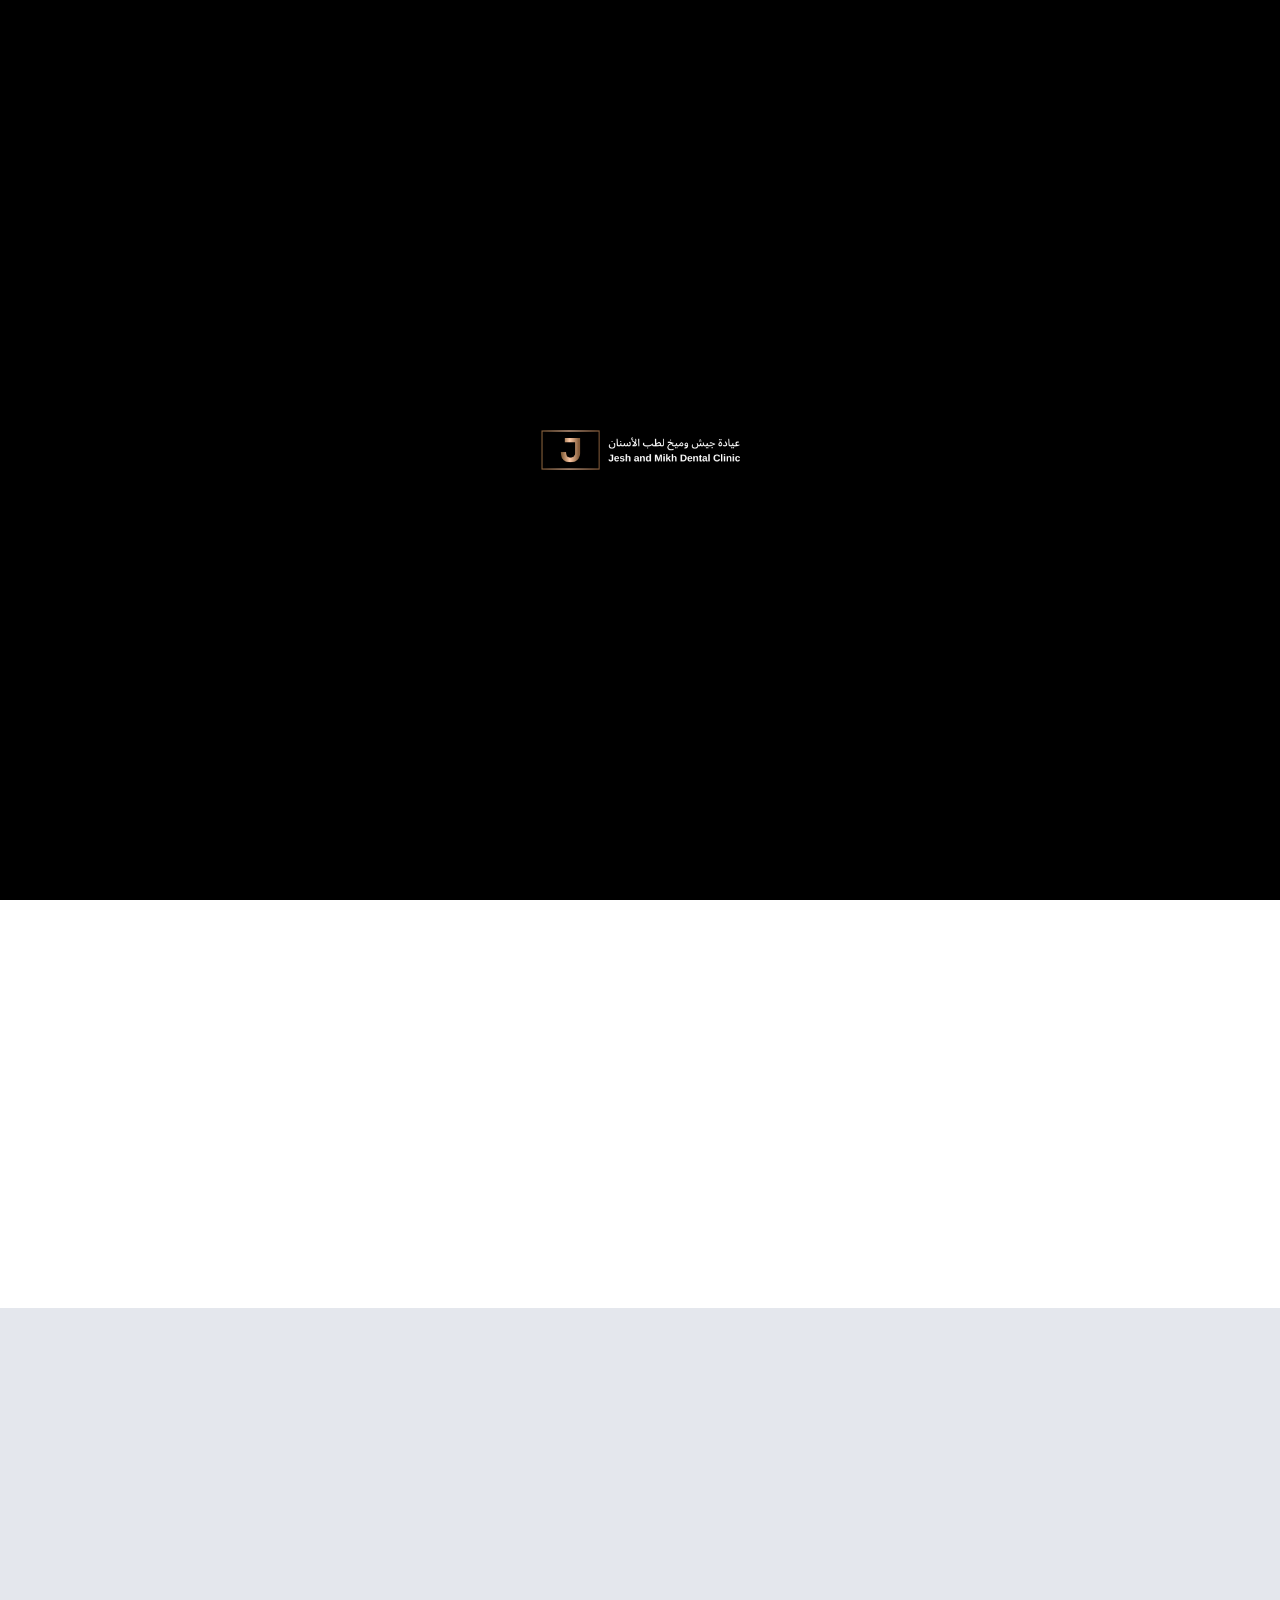
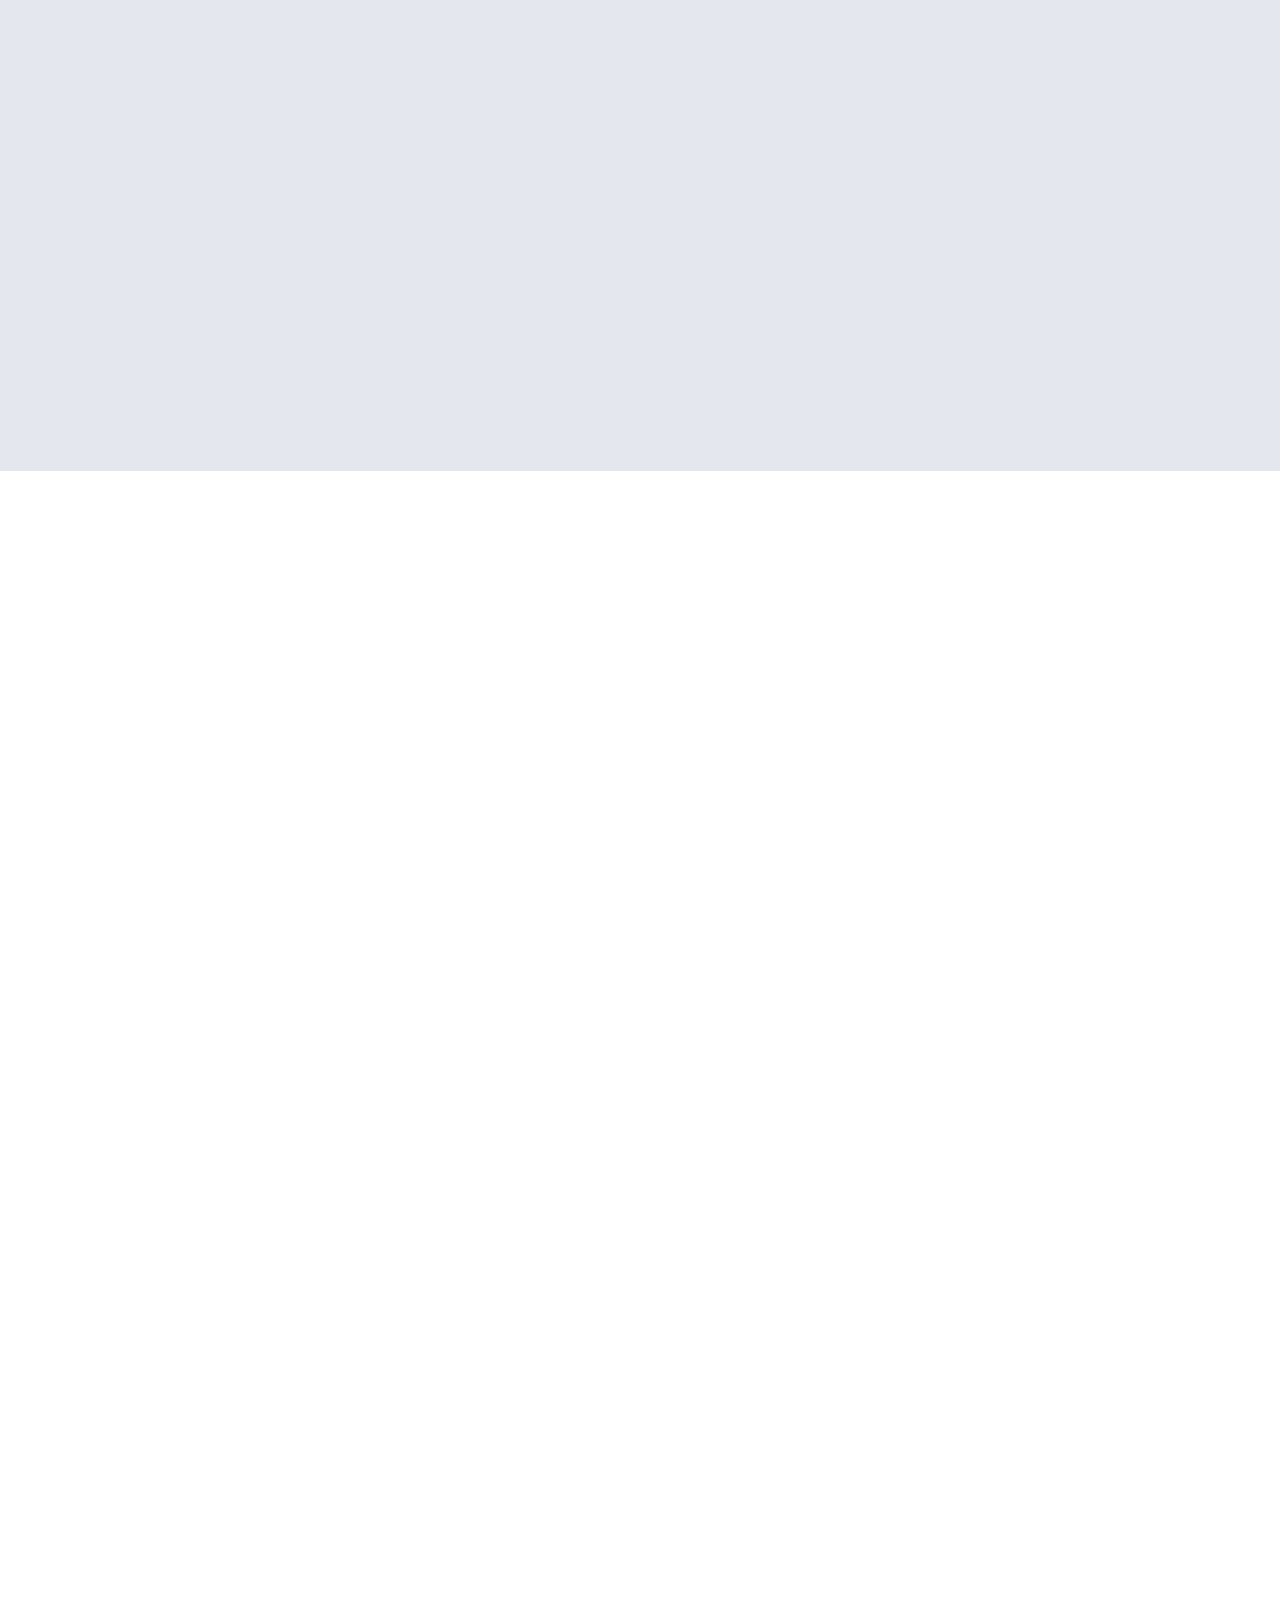
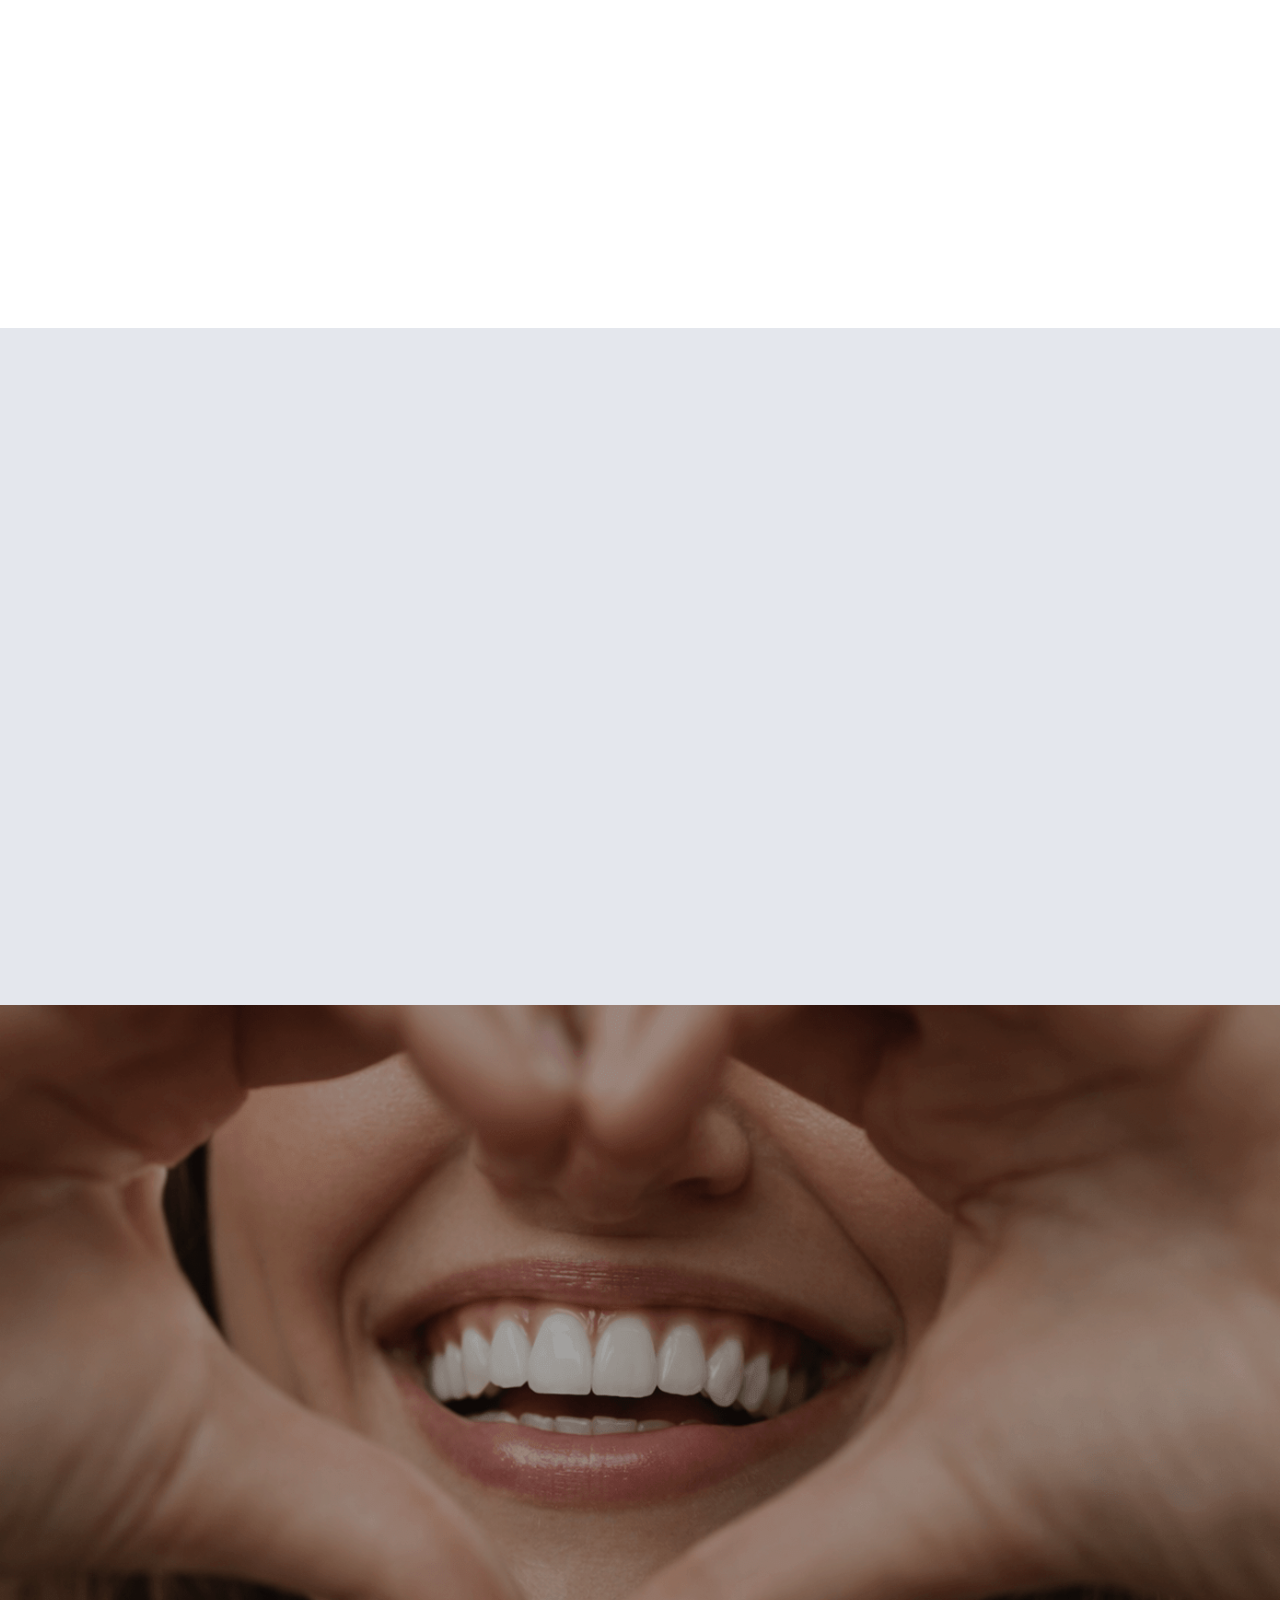
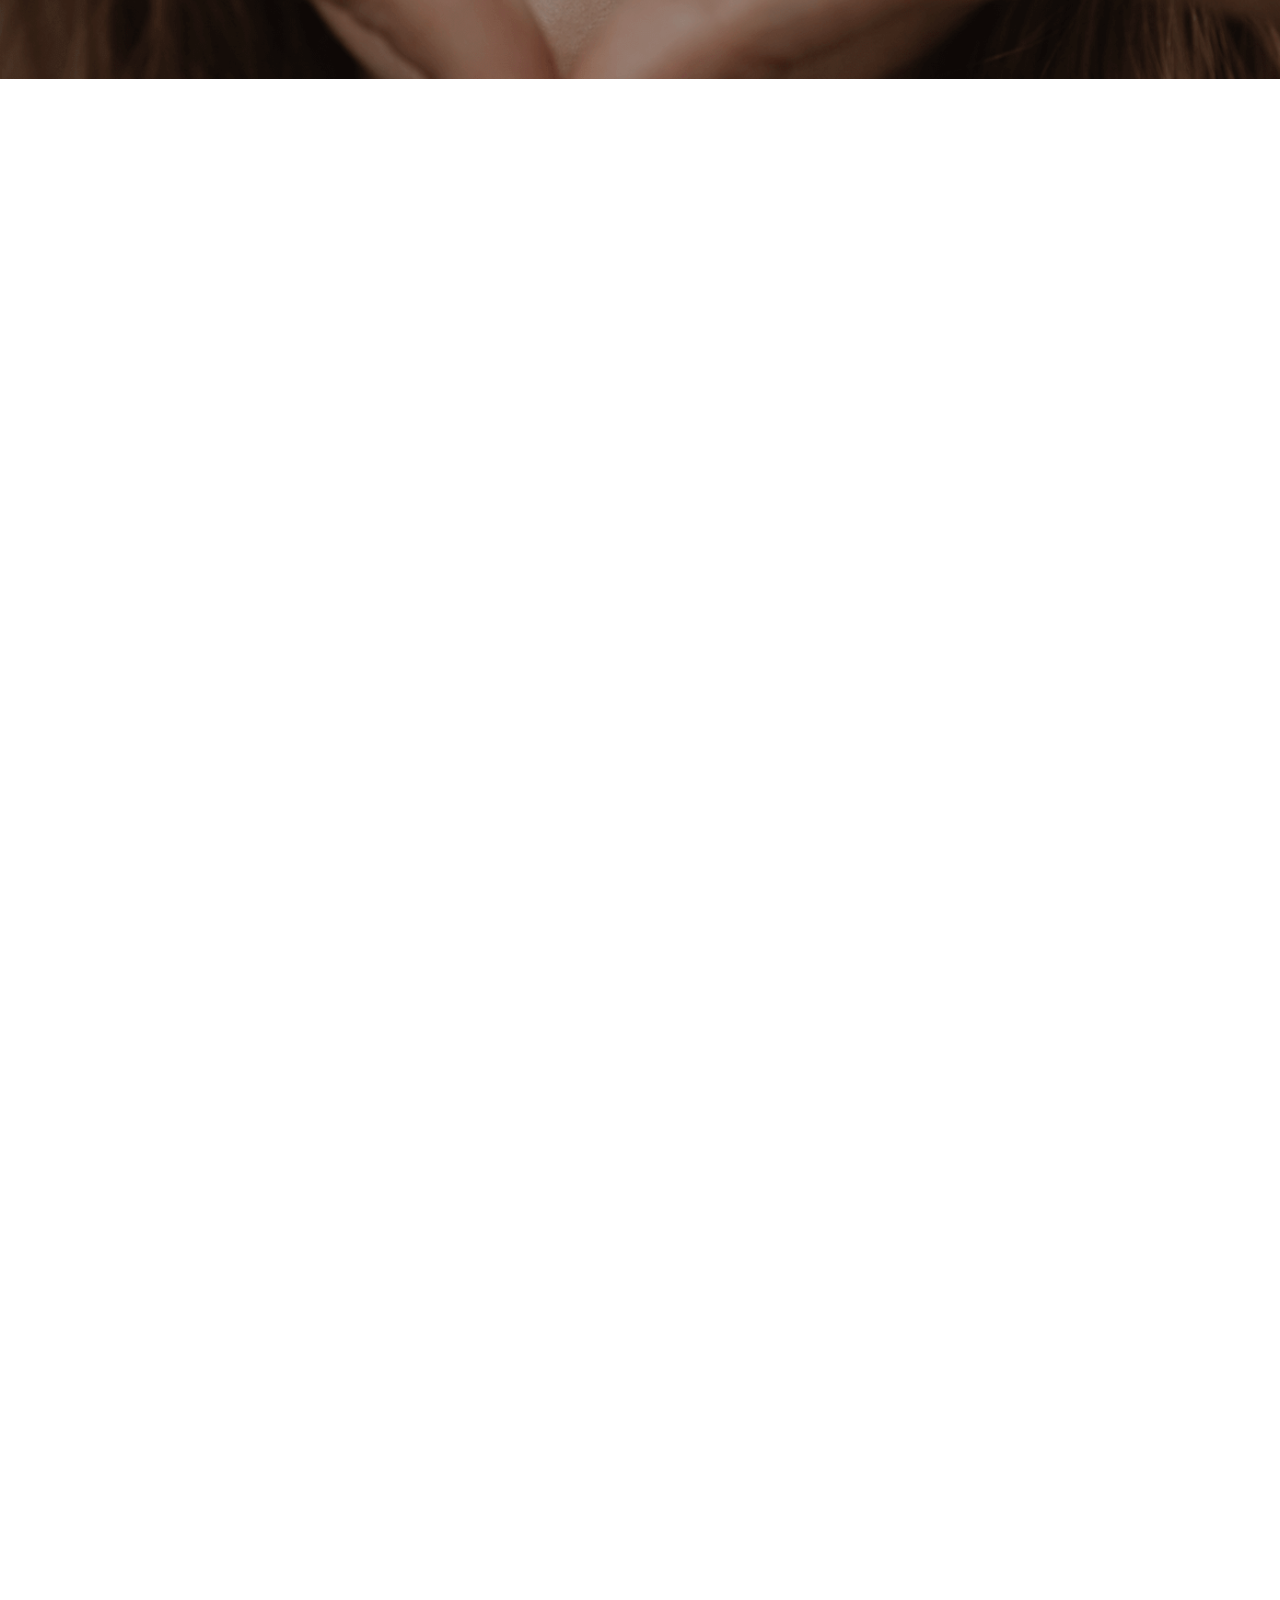
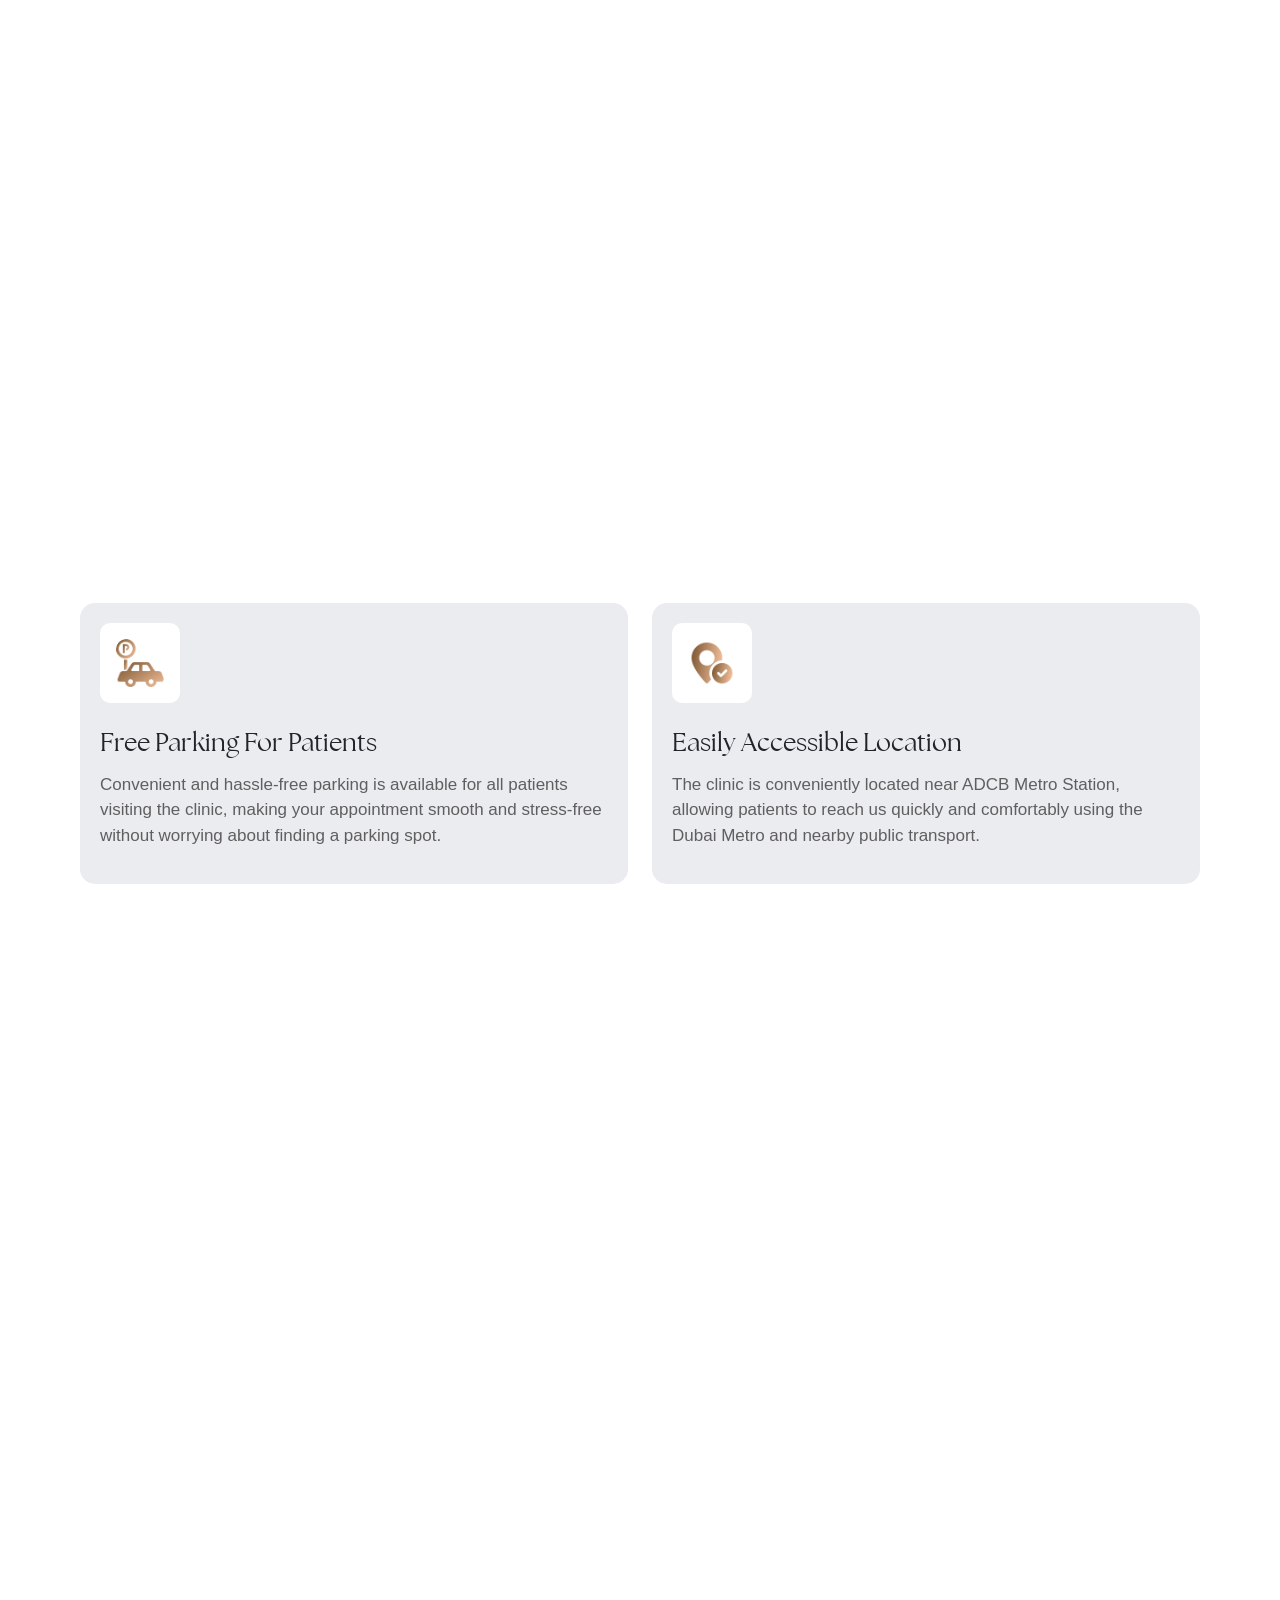
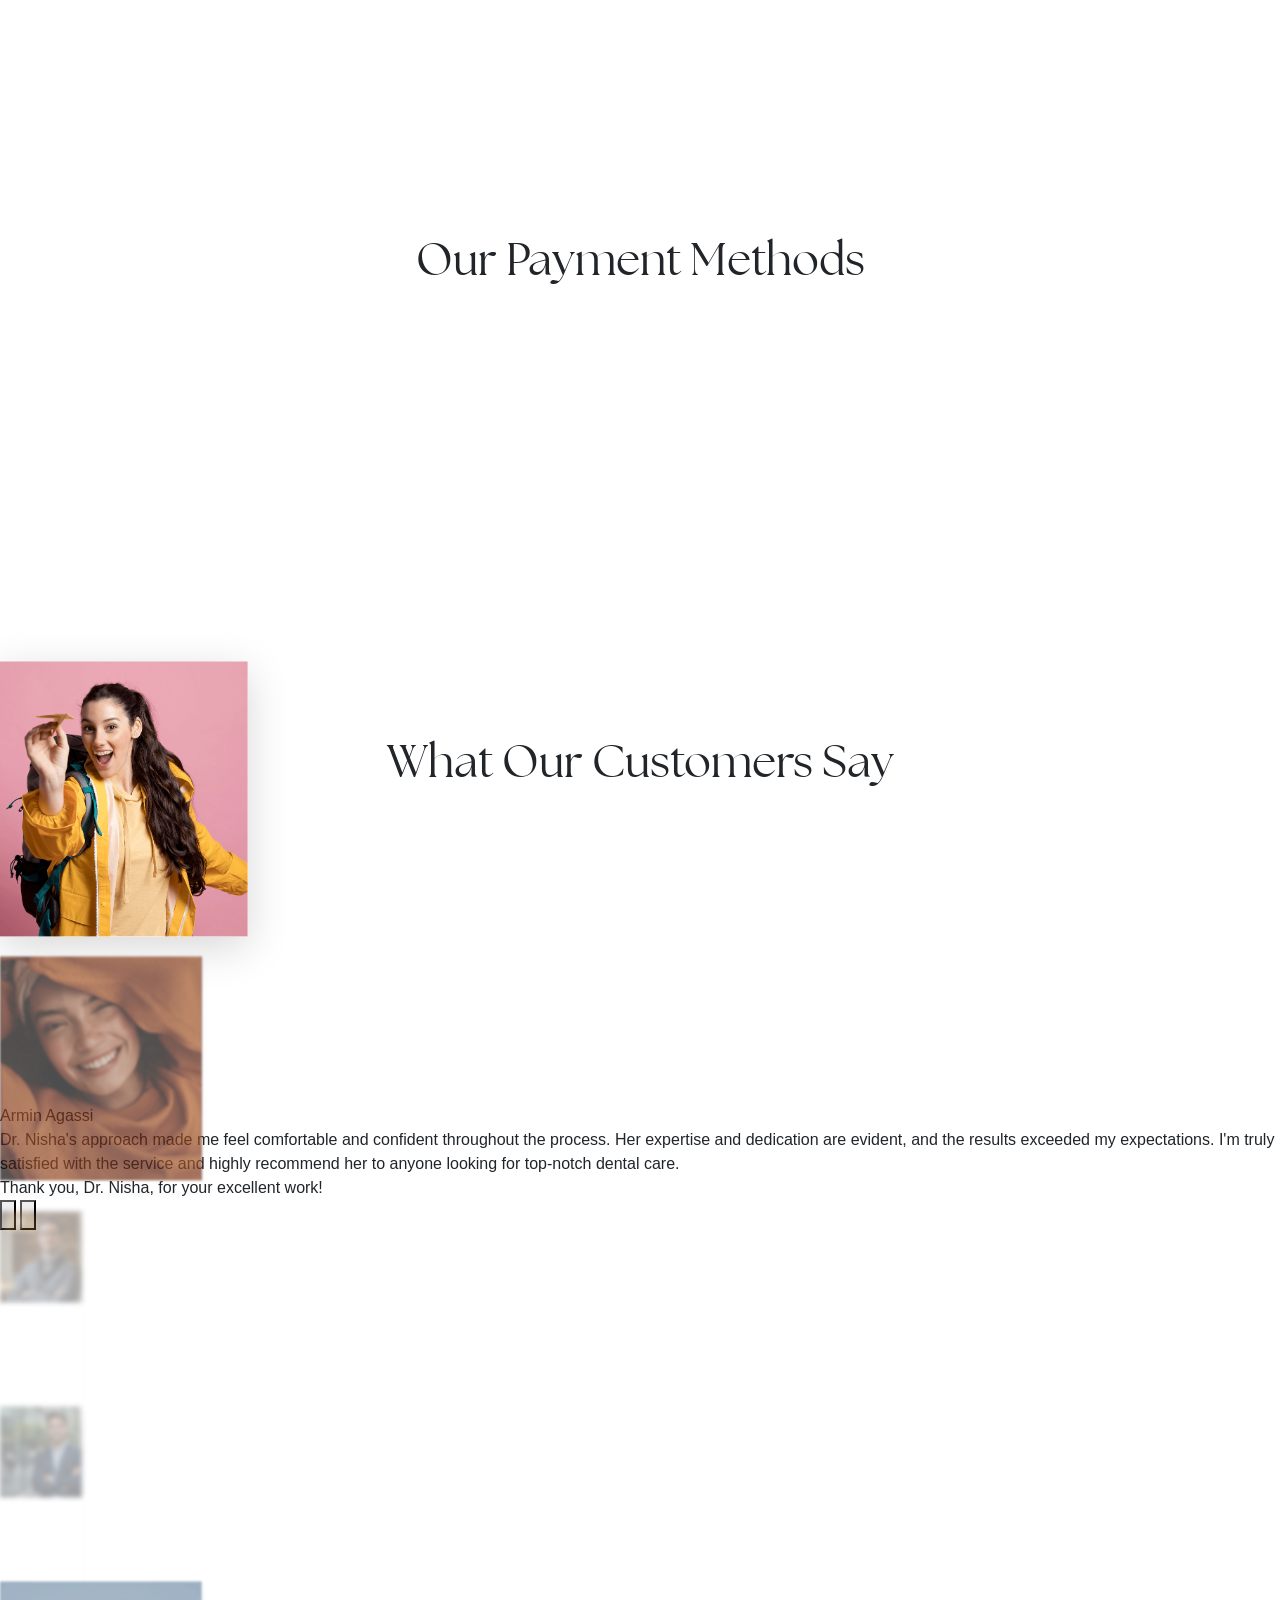
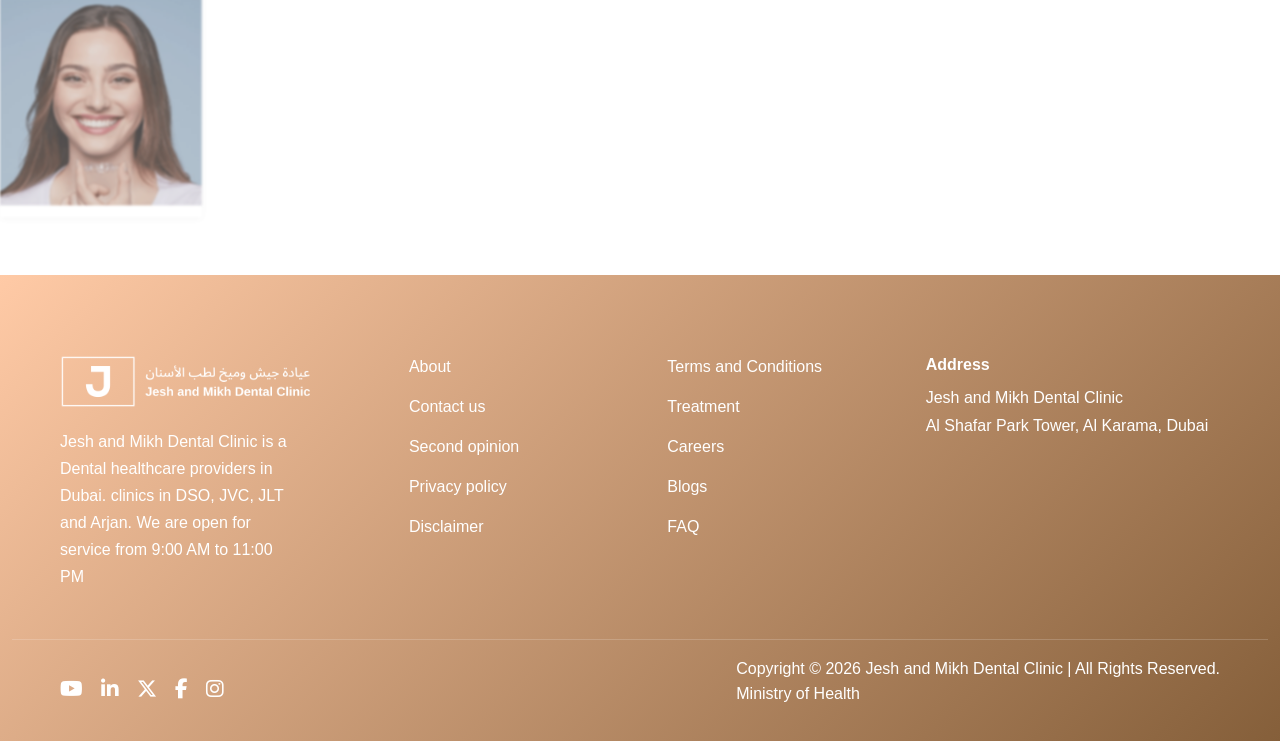
<file: about.html>
<!DOCTYPE html>
<html lang="en">

<head>
    <meta charset="UTF-8">
    <meta name="viewport" content="width=device-width, initial-scale=1.0">

    <title>Jesh and Mikh Dental Clinic</title>

    <link rel="icon" type="image/png" href="assets/img/favicon.png">

    <!-- Bootstrap -->
    <link href="https://cdn.jsdelivr.net/npm/bootstrap@5.3.3/dist/css/bootstrap.min.css" rel="stylesheet">

    <!-- Font Awesome -->
    <link rel="stylesheet" href="https://cdnjs.cloudflare.com/ajax/libs/font-awesome/6.5.2/css/all.min.css">

    <!-- Owl Carousel -->
    <link rel="stylesheet" href="https://cdnjs.cloudflare.com/ajax/libs/OwlCarousel2/2.3.4/assets/owl.carousel.min.css">
    <link rel="stylesheet"
        href="https://cdnjs.cloudflare.com/ajax/libs/OwlCarousel2/2.3.4/assets/owl.theme.default.min.css">
    <link rel="stylesheet" href="assets/css/style.css">
    <link rel="stylesheet" href="assets/fonts/webfont/stylesheet.css">
    <link rel="stylesheet" href="https://unpkg.com/aos@2.3.1/dist/aos.css" />
    <script src="https://cdnjs.cloudflare.com/ajax/libs/gsap/3.12.5/gsap.min.js"></script>



</head>

<body>

    <!-- =============================
        Loader
        ============================= -->
    <div class="loader-wrapper">
        <img src="assets/img/logo.png" alt="Loader" class="loader-img">
    </div>
    <!-- =============================
    Loader
    ============================= -->

    <a href="https://wa.me/+971521000425" class="whatsapp-float" target="_blank">
        <i class="fab fa-whatsapp"></i>
    </a>


    <!-- =============================
NAVBAR
============================= -->

    <nav class="navbar navbar-expand-lg custom-navbar">

        <div class="container">

            <a class="navbar-brand" href="index.html">
                <img src="assets/img/logo.png"></a>

            <button class="navbar-toggler " type="button" data-bs-toggle="collapse" data-bs-target="#navMenu">
                <span class="navbar-toggler-icon"></span>
            </button>

            <div class="collapse navbar-collapse justify-content-end" id="navMenu">

                <ul class="navbar-nav">

                    <li class="nav-item"><a class="nav-link" href="about.html"></a></li>
                    <li class="nav-item dropdown">
                        <a class="nav-link dropdown-toggle-custom" href="#" id="dentalDropdown" role="button"
                            data-bs-toggle="dropdown">
                            About
                            <i class="fa fa-angle-right arrow-icon"></i>
                        </a>
                        <div class="dropdown-menu custom-dropdown custom-dropdown-small">
                            <a class="dropdown-item" href="about.html">Why choose us</a>
                            <a class="dropdown-item" href="#">Gallery</a>
                        </div>
                    </li>
                    <li class="nav-item dropdown">

                        <a class="nav-link dropdown-toggle-custom" href="#" data-bs-toggle="dropdown">
                            Dental
                            <i class="fa fa-angle-right arrow-icon"></i>
                        </a>

                        <div class="dropdown-menu custom-dropdown">
                            <div class="row">
                                <div class="col-md-6 p-0">
                                    <a class="dropdown-item" href="denter-offers.html">Offers</a>
                                    <a class="dropdown-item" href="toothpain-service.html">Tooth Pain</a>
                                    <a class="dropdown-item" href="toothpain-service.html">Dental Fillings</a>
                                    <a class="dropdown-item" href="toothpain-service.html">Pediatric Dentistry</a>
                                    <a class="dropdown-item" href="toothpain-service.html">Invisalign</a>
                                    <a class="dropdown-item" href="toothpain-service.html">Teeth Extraction in Dubai</a>
                                    <a class="dropdown-item" href="toothpain-service.html">Dental Braces</a>
                                </div>
                                <div class="col-md-6 p-0">
                                    <a class="dropdown-item" href="toothpain-service.html">Root Canal Treatment</a>
                                    <a class="dropdown-item" href="toothpain-service.html">Dental Implants</a>
                                    <a class="dropdown-item" href="toothpain-service.html">Cosmetic Dentistry</a>
                                    <a class="dropdown-item" href="toothpain-service.html">Teeth Cleaning &
                                        Polishing</a>
                                    <a class="dropdown-item" href="toothpain-service.html">Teeth Whitening</a>
                                    <a class="dropdown-item" href="toothpain-service.html">Dental Crowns & Bridges</a>
                                    <a class="dropdown-item" href="toothpain-service.html">Dental Veneers</a>
                                    <a class="dropdown-item" href="toothpain-service.html">General Medicine</a>
                                </div>
                            </div>
                        </div>

                                      <li class="nav-item"><a class="nav-link" href="doctors.html">Our Doctors</a></li>
                    <li class="nav-item"><a class="nav-link" href="insurance.html">Insurance</a></li>
                    <li class="nav-item"><a class="nav-link" href="dentel-tourism.html">Dental Tourism</a></li>
                    <li class="nav-item"><a class="nav-link" href="contact.html">Contact</a></li>
                </ul>
                <div class="nav-btns">
                    <a href="">
                        <button type="button" class="nav-btn">Message</button>
                    </a>
                    <a href="">
                        <button type="button" class="nav-btn nav-color-btn">Call Now</button>
                    </a>
                </div>
            </div>

        </div>
    </nav>


    <!-- =============================
    OWL HERO SLIDER
    ============================= -->

    <div class=" hero-slider">

        <div class="about-banner" style="background-image:url('assets/img/about-banner.png')">

            <div class="overlay"></div>

            <div class="custom-container">
                <div class="hero-content-service" data-aos="fade-up">
                    <h3>
                        Why Choose Jesh and <br> Mikh Dental Clinic? 
                    </h3>
                    <p>Your Trusted Dental Care Partner in <br> Al Karama, Dubai </p>
                </div>
            </div>

        </div>




    </div>


    <!-- =============================
            ABOUT SECTION
    ============================= -->

    <section class="section-padding">
        <div class="container">
            <p class="about-para" data-aos="fade-up">
                At Jesh and Mikh Dental Clinic, we are committed to delivering exceptional dental care with precision,
                comfort, and personalized attention. Our goal is to provide every patient with high-quality treatment
                using advanced dental technology, modern techniques, and a patient-first approach. 
            </p>
            <p class="about-para" data-aos="fade-up">
                We focus on long-term oral health, natural-looking results, and comfortable treatment experiences for
                patients of all ages. 
            </p>
        </div>
    </section>

    <!-- =============================
            ABOUT SECTION
    ============================= -->




    <!-- =============================
            Experience section
    ============================= -->


    <section class="services-section">
        <div class="custom-container">
            <!-- Section Title -->
            <div class="row justify-content-center text-center mb-2 mb-md-5">
                <div class="col-lg-10">

                    <h2 class="section-title" data-aos="fade-up">
                        Expert Dentists with Extensive <br> Experience 
                    </h2>

                    <p class="section-subtitle" data-aos="fade-up">
                        Our team of highly qualified dental professionals brings years of clinical expertise in general,
                        cosmetic, restorative, and orthodontic dentistry. We carefully evaluate each patient’s condition
                        and provide customized treatment plans designed for the best possible outcomes.
                    </p>

                    <p class="section-subtitle" data-aos="fade-up">
                         We continuously upgrade our knowledge and skills to offer the latest advancements in dental
                        care. </p>
                </div>
            </div>

            <div class="row justify-content-center g-2">
                <div class="col-lg-3 col-md-6" data-aos="fade-up">
                        <div class="service-card">
                            <img src="assets/img/skilled-dentel.png" alt="">
                            <h4>Skilled dental specialists </h4>
                        </div>
                </div>

                <div class="col-lg-3 col-md-6" data-aos="fade-up">
                        <div class="service-card">
                            <img src="assets/img/evidence-base.png" alt="">
                            <h4>Evidence-based treatment approach </h4>
                        </div>
                </div>

                <div class="col-lg-3 col-md-6" data-aos="fade-up">
                        <div class="service-card">
                            <img src="assets/img/personalized-care.png" alt="">
                            <h4>Personalized care plans </h4>
                        </div>
                </div>
            </div>
        </div>
    </section>

    <!-- =============================
            Experience section
    ============================= -->






    <!-- =============================
            Dentel Service in about
    ============================= -->


    <section class="section-padding">
        <div class="custom-container">

            <!-- Section Title -->
            <div class="row justify-content-center text-center mb-2 mb-md-5">
                <div class="col-lg-10">

                    <h2 class="section-title" data-aos="fade-up">
                         Comprehensive Dental Services <br> Under One Roof 
                    </h2>

                    <p class="section-subtitle" data-aos="fade-up">
                        We provide complete dental care solutions to meet all your oral health needs in one convenient
                        location. 
                    </p>
                </div>
            </div>



            <div class="row align-items-center">
                <div class="col-lg-6 p-0 ">
                    <div class="about-layout-image-box image-shine-effect" data-aos="zoom-in">
                        <img src="assets/img/about-under-the-roof.png" alt="">
                    </div>
                </div>
                <div class="col-lg-6 ps-3 ps-md-5">
                    <div class="appointment-content ps-0">
                        <div class="appointment-content">
                            <div class="consultation-content" data-aos="fade-right">
                                <h2 class="service-inner-section-title mt-3 mt-md-0">
                                    Our services include: 
                                </h2>

                                <ul class="service-list-points">
                                    <li>General dentistry and routine checkups </li>
                                    <li>Cosmetic dentistry and smile enhancement</li>
                                    <li>Dental implants and restorations </li>
                                    <li> Orthodontic treatments including braces and aligners  </li>
                                    <li>Preventive and family dentistry </li>
                                    <li>Our integrated approach ensures seamless treatment and better results</li>
                                    <li>Cracked or Damaged Tooth </li>
                                    <li> Advanced Dental Technology  </li>
                                </ul>
                                <p class="mt-3 section-subtitle">
                                    We use modern dental equipment and innovative technology to ensure accurate
                                    diagnosis, efficient treatment, and improved patient comfort. 
                                </p>
                            </div>
                        </div>
                    </div>
                </div>
            </div>

            <div class="row align-items-center mt-3 mt-md-5">
                <div class="col-lg-6 ps-3 ps-md-5 order-2 order-md-1">
                    <div class="appointment-content ps-0">
                        <div class="appointment-content">
                            <div class="consultation-content" data-aos="fade-right">
                                <h2 class="service-inner-section-title">
                                </h2>

                                <ul class="service-list-points">
                                    <li>Digital Diagnostics </li>
                                    <li>Precise digital scans help detect dental issues early and support better
                                        treatment planning </li>
                                    <li>Modern Treatment Techniques </li>
                                    <li> Minimally invasive procedures reduce discomfort and recovery time  </li>
                                    <li>Safe and Sterile Environment </li>
                                    <li>Strict sterilization and hygiene protocols ensure patient safety at every step 
                                    </li>
                                </ul>
                            </div>
                        </div>
                    </div>
                </div>
                <div class="col-lg-6 p-0 order-1 order-md-2">
                    <div class="about-layout-image-box image-shine-effect" data-aos="zoom-in">
                        <img src="assets/img/about-under-the-roof-2.png" alt="">
                    </div>
                </div>




            </div>
        </div>
    </section>


    <!-- =============================
            Dentel Service in about
    ============================= -->


    <!-- =============================
            Experience section
    ============================= -->


    <section class="services-section">
        <div class="custom-container">
            <!-- Section Title -->
            <div class="row justify-content-center text-center mb-2 mb-md-5">
                <div class="col-lg-10">

                    <h2 class="section-title" data-aos="fade-up">
                        Patient Centered Approach 
                    </h2>

                    <p class="section-subtitle" data-aos="fade-up">
                        Your comfort and satisfaction are our top priorities. We believe in transparent communication,
                        clear treatment explanations, and supportive care throughout your dental journey. 
                    </p>

                    <p class="section-subtitle" data-aos="fade-up">
                        We take time to understand your concerns, answer questions, and create a stress-free dental
                        experience.</p>
                </div>
            </div>

            <div class="row justify-content-center g-2">
                <div class="col-lg-3 col-md-6" data-aos="fade-up">
                    
                        <div class="service-card">
                            <img src="assets/img/comfort-treatment.png" alt="">
                            <h4>Comfortable treatment environment </h4>
                        </div>
                </div>

                <div class="col-lg-3 col-md-6" data-aos="fade-up">
                        <div class="service-card">
                            <img src="assets/img/clear-cunsult.png" alt="">
                            <h4>Clear consultation and guidance </h4>
                        </div>
                </div>

                <div class="col-lg-3 col-md-6" data-aos="fade-up">
                        <div class="service-card">
                            <img src="assets/img/friendly-caring.png" alt="">
                            <h4>Friendly and caring staff </h4>
                        </div>
                </div>
            </div>
        </div>
    </section>

    <!-- =============================
            Experience section
    ============================= -->




    <!-- =============================
            Center Banner section
    ============================= -->

    <section class="center-banner-section">
        <div class="row justify-content-center text-center text-white mb-2 mb-md-5">
            <div class="col-lg-10">

                <h2 class="section-title" data-aos="fade-up">
                    Focus on Quality and <br> Long <span class="font-normal">-</span>Term Results 
                </h2>

                <p class="section-subtitle" data-aos="fade-up">
                    We prioritize durable, natural-looking outcomes that support long-term oral health. <br> Our
                    treatments are designed to improve function, enhance aesthetics, and prevent future dental
                    problems. 
                </p>

                <p class="section-subtitle" data-aos="fade-up">
                    We use high-quality materials and proven techniques to ensure reliable results. 
                </p>
            </div>
        </div>
    </section>


    <!-- =============================
            Center Banner section
    ============================= -->


    <!-- =============================
            Map  section
    ============================= -->

    <section class="section-padding">
        <div class="custom-container">
            <div class="row align-items-center">
                <div class="col-lg-6 p-0 ">
                    <div class="about-layout-image-box image-shine-effect" data-aos="zoom-in">
                        <img src="assets/img/about-map.png" alt="">
                    </div>
                </div>
                <div class="col-lg-6 ps-3 ps-md-5">
                    <div class="appointment-content ps-0">
                        <div class="appointment-content">
                            <div class="consultation-content" data-aos="fade-right">
                                <h2 class="service-inner-section-title mt-3 mt-md-0">
                                    Convenient Location and <br> Flexible Appointments
                                </h2>
                                <p class="mt-3 section-subtitle">
                                    Our clinic is conveniently located in Al Karama, making professional dental care
                                    easily accessible. We offer flexible scheduling options to suit busy lifestyles and
                                    provide prompt assistance for urgent dental concerns. 
                                </p>

                                <ul class="service-list-points">
                                    <li>Easy access location </li>
                                    <li>Minimal waiting time </li>
                                    <li>Emergency dental support </li>
                                </ul>
                            </div>
                        </div>
                    </div>
                </div>
            </div>

        </div>
    </section>

    <!-- =============================
            Map  section
    ============================= -->


    <!-- =============================
            Treatment Plans
    ============================= -->

    <section class="section-padding">
        <div class="custom-container">
            <div class="row align-items-center">
                <div class="col-lg-6 ps-3 ps-md-5">
                    <div class="appointment-content ps-0">
                        <div class="appointment-content">
                            <div class="consultation-content" data-aos="fade-right">
                                <h2 class="service-inner-section-title">
                                    Affordable and <br> Transparent Treatment <br> Plans 
                                </h2>
                                <p class="mt-3 section-subtitle">
                                    We believe quality dental care should be accessible to everyone. Our clinic offers
                                    clear pricing, treatment transparency, and support with insurance and payment
                                    options. 
                                </p>
                            </div>
                        </div>
                    </div>
                </div>

                <div class="col-lg-6 p-0 ">
                    <div class="about-layout-image-box image-shine-effect" data-aos="zoom-in">
                        <img src="assets/img/afford-img.png" alt="">
                    </div>
                </div>
            </div>
        </div>
    </section>


    <!-- =============================
            Treatment Plans
    ============================= -->

    <!-- =============================
            Healthy Smile
    ============================= -->


    <section class="appointment-section healthy-smile">
        <div class="custom-container">
            <div class="row align-items-center">
               
                <div class="col-lg-6  justify-content-end">
                    <div class="appointment-image image-shine-effect" data-aos="zoom-in">
                        <img class="float-right" src="assets/img/appointment-section.png">
                    </div>
                </div>
                 <div class="col-lg-6 ">
                    <div class="appointment-content" data-aos="fade-left">
                        <h2>Committed to Your Healthy Smile </h2>

                        <p class="mt-3 section-subtitle">At Jesh and Mikh Dental Clinic, we are dedicated to helping you
                            achieve optimal oral health and confident smiles through professional care, modern
                            technology, and compassionate service. </p>

                        <p class="mt-3 section-subtitle">
                            Book your consultation today and experience premium dental care in Dubai 
                        </p>
                        <a href="#form-section">
                            <button class="btn-book">Book now</button>
                        </a>
                    </div>
                </div>
            </div>

            <div class="row mt-3 mt-md-5">
                <div class="col-lg-6">
                    <div class="card-gray">
                        <div class="why-choose-img-box">
                            <img src="assets/img/free-parking.png" alt="">
                        </div>
                        <h2 class="mt-3 mt-md-4">Free Parking for Patients </h2>
                        <p>Convenient and hassle-free parking is available for all patients visiting the clinic, making
                            your appointment smooth and stress-free without worrying about finding a parking spot. </p>
                    </div>
                </div>
                <div class="col-lg-6">
                    <div class="card-gray">
                        <div class="why-choose-img-box">
                        <img src="assets/img/easy-access.png" alt="">
                        </div>
                        <h2 class="mt-3 mt-md-4">Easily Accessible Location </h2>
                        <p>The clinic is conveniently located near ADCB Metro Station, allowing patients to reach us
                            quickly and comfortably using the Dubai Metro and nearby public transport.  </p>
                    </div>
                </div>
            </div>
        </div>
    </section>
    <!-- =============================
            Healthy Smile
    ============================= -->

        <!-- =============================
            FORM SECTION
    ============================= -->


    <section class="appointment-section" id="form-section">
         <div class="appointment-image image-shine-effect" data-aos="zoom-in">
            <img src="assets/img/insurance-form-img.png">
        </div>
         <div class="appointment-content" data-aos="fade-right">
            <h2>Book Your<br>Appointment</h2>
            <form>
                <div class="form-group">
                    <input type="text" placeholder="Enter your name">
                </div>

                <div class="form-group">
                    <input type="text" placeholder="Enter your Mobile number">
                </div>
                <div class="form-group">
                    <textarea placeholder="Message"></textarea>
                </div>
                <button class="btn-book">Book now</button>
            </form>
        </div>
       
       
    </section>
    <!-- =============================
            FORM SECTION
    ============================= -->



    <!-- =============================
            PEYMENT SECTION
    ============================= -->



    <section class="payment-section">
        <h2 class="section-title">Our Payment Methods</h2>
        <div class="owl-carousel payment-slider">
            <div class="payment-card" data-aos="fade-up">
                <img src="assets/img/payment-1.png" alt="">
            </div>
            <div class="payment-card" data-aos="fade-up">
                <img src="assets/img/payment-2.png" alt="">
            </div>
            <div class="payment-card" data-aos="fade-up">
                <img src="assets/img/payment-3.png" alt="">
            </div>
            <div class="payment-card" data-aos="fade-up">
                <img src="assets/img/payment-1.png" alt="">
            </div>
        </div>
    </section>

    <!-- =============================
            PEYMENT SECTION
    ============================= -->

    <!-- =============================
            TESTIMONIAL SECTION
    ============================= -->
    <section class="section-padding">

        <div class="testimonial-slider" id="ts-root">

            <!-- Title -->
            <h2 class="section-title text-center">What Our Customers Say</h2>

            <!-- Carousel -->
            <div class="testimonial-slider__carousel" id="ts-carousel">

                <div class="testimonial-slider__stage" id="ts-stage"></div>
            </div>

            <div class="testimonial-slider__content" id="ts-content">
                <div class="testimonial-slider__name" id="ts-name"></div>
                <div class="testimonial-slider__quote" id="ts-quote"></div>
                <div class="testimonial-slider__thanks" id="ts-thanks"></div>


                <!-- Prev arrow -->
                <button class="testimonial-slider__arrow testimonial-slider__arrow--prev" id="ts-prev"
                    aria-label="Previous slide">
                    <svg viewBox="0 0 24 24" fill="none" stroke-width="2" stroke-linecap="round"
                        stroke-linejoin="round">
                        <polyline points="15 18 9 12 15 6" />
                    </svg>
                </button>


                <!-- Next arrow -->
                <button class="testimonial-slider__arrow testimonial-slider__arrow--next" id="ts-next"
                    aria-label="Next slide">
                    <svg viewBox="0 0 24 24" fill="none" stroke-width="2" stroke-linecap="round"
                        stroke-linejoin="round">
                        <polyline points="9 18 15 12 9 6" />
                    </svg>
                </button>
            </div>

            <!-- Dots (injected by JS) -->
            <div class="testimonial-slider__dots" id="ts-dots"></div>

        </div>
    </section>

    <!-- =============================
            TESTIMONIAL SECTION
    ============================= -->

    <!-- =============================
            FAQ SECTION
    ============================= -->

    <section class="faq-section">
        <div class="faq-title" data-aos="fade-right">
            <h2>Frequently Asked <span>Question</span></h2>
        </div>

        <div class="faq-container" data-aos="fade-left">

            <div class="faq-item active">
                <div class="faq-question">
                    <span>How often should I visit a dentist?</span>
                    <span class="faq-icon">−</span>
                </div>
                <div class="faq-answer">
                    Routine dental checkups every six months help maintain good oral health and prevent major dental
                    problems.
                </div>
            </div>

            <div class="faq-item">
                <div class="faq-question">
                    <span>What are early signs of dental problems?</span>
                    <span class="faq-icon">+</span>
                </div>
                <div class="faq-answer">
                    <ul>
                        <li>Tooth pain or sensitivity</li>
                        <li>Bleeding gums</li>
                        <li>Bad breath</li>
                        <li>Tooth discoloration</li>
                        <li>Loose teeth</li>
                    </ul>
                </div>
            </div>

            <div class="faq-item">
                <div class="faq-question">
                    <span>When should a child visit a dentist first?</span>
                    <span class="faq-icon">+</span>
                </div>
                <div class="faq-answer">
                    A child's first dental visit should be around their first birthday or when the first tooth appears.
                </div>
            </div>
            <div class="faq-item">
                <div class="faq-question">
                    <span>How much does dental treatment cost in Dubai?</span>
                    <span class="faq-icon">+</span>
                </div>
                <div class="faq-answer">
                    Treatment cost depends on the procedure. A consultation helps determine the exact treatment plan and
                    pricing.
                </div>
            </div>
        </div>
    </section>

    <!-- =============================
            FAQ SECTION
    ============================= -->

    <!-- =============================
            FOOTER
    ============================= -->
    <footer>

        <div class="custom-container">
            <div class="footer-top">

                <!-- Brand -->
                <div class="brand-col">
                    <div class="brand-logo">
                        <img src="assets/img/white-logo.png" alt="">
                    </div>
                    <p class="brand-desc">
                        Jesh and Mikh Dental Clinic is a Dental healthcare providers in Dubai. clinics in
                        DSO, JVC, JLT
                        and Arjan. We are open for service from 9:00 AM to 11:00 PM
                    </p>
                </div>

                <!-- Nav col 1 -->
                <nav class="footer-nav">
                    <ul>
                        <li><a href="#">About</a></li>
                        <li><a href="#">Contact us</a></li>
                        <li><a href="#">Second opinion</a></li>
                        <li><a href="#">Privacy policy</a></li>
                        <li><a href="#">Disclaimer</a></li>
                    </ul>
                </nav>

                <!-- Nav col 2 -->
                <nav class="footer-nav">
                    <ul>
                        <li><a href="#">Terms and Conditions</a></li>
                        <li><a href="#">Treatment</a></li>
                        <li><a href="#">Careers</a></li>
                        <li><a href="#">Blogs</a></li>
                        <li><a href="#">FAQ</a></li>
                    </ul>
                </nav>

                <!-- Address -->
                <div class="footer-address">
                    <h4>Address</h4>
                    <p>
                        Jesh and Mikh Dental Clinic <br />
                        Al Shafar Park Tower, Al Karama, Dubai
                    </p>
                </div>

            </div>
            <hr class="footer-divider" />

            <div class="footer-bottom">
                <!-- Social Icons -->
                <div class="social-links">
                    <a href="#" aria-label="YouTube"><i class="fab fa-youtube"></i></a>
                    <a href="#" aria-label="LinkedIn"><i class="fab fa-linkedin-in"></i></a>
                    <a href="#" aria-label="X"><i class="fab fa-x-twitter"></i></a>
                    <a href="#" aria-label="Facebook"><i class="fab fa-facebook-f"></i></a>
                    <a href="#" aria-label="Instagram"><i class="fab fa-instagram"></i></a>
                </div>

                <!-- Copyright -->
                <p class="footer-copy">
                    Copyright © 2026 Jesh and Mikh Dental Clinic | All Rights Reserved.<br />
                    Ministry of Health
                </p>
            </div>
        </div>



    </footer>

    <!-- =============================
            FOOTER
    ============================= -->




    <!-- =============================
SCRIPTS
============================= -->

    <!-- jQuery -->
    <script src="https://code.jquery.com/jquery-3.7.1.min.js"></script>

    <!-- Bootstrap -->
    <script src="https://cdn.jsdelivr.net/npm/bootstrap@5.3.3/dist/js/bootstrap.bundle.min.js"></script>

    <!-- Owl Carousel -->
    <script src="https://cdnjs.cloudflare.com/ajax/libs/OwlCarousel2/2.3.4/owl.carousel.min.js"></script>

    <!-- AOS -->
    <script src="https://unpkg.com/aos@2.3.1/dist/aos.js"></script>

    <script>
        AOS.init({
            duration: 1000,
            once: false
        });
    </script>

    <script>
        /* -----------------------------
        NAVBAR SCROLL EFFECT
        ----------------------------- */

        $(window).on("scroll", function () {

            if ($(this).scrollTop() > 50) {
                $(".custom-navbar").addClass("navbar-scrolled");
            } else {
                $(".custom-navbar").removeClass("navbar-scrolled");
            }

        });
    </script>



    <script>
        $('.payment-slider').owlCarousel({
            loop: true,
            margin: 30,
            nav: false,
            dots: true,
            autoplay: true,
            autoplayTimeout: 3000,
            autoplayHoverPause: true,
            responsive: {

                0: {
                    items: 1
                },

                768: {
                    items: 2
                },

                1200: {
                    items: 3
                }

            }

        });
    </script>

    <script>
        const faqItems = document.querySelectorAll(".faq-item");

        faqItems.forEach(item => {

            const question = item.querySelector(".faq-question");

            question.addEventListener("click", () => {

                faqItems.forEach(i => {
                    if (i !== item) {
                        i.classList.remove("active");
                        i.querySelector(".faq-icon").textContent = "+";
                    }
                });

                item.classList.toggle("active");

                const icon = item.querySelector(".faq-icon");

                icon.textContent = item.classList.contains("active") ? "−" : "+";

            });

        });
    </script>

    <script>
        /* ============================================================
     DATA
  ============================================================ */
        const TESTIMONIALS = [{
                name: "Armin Agassi",
                quote: "Dr. Nisha's approach made me feel comfortable and confident throughout the process. Her expertise and dedication are evident, and the results exceeded my expectations. I'm truly satisfied with the service and highly recommend her to anyone looking for top-notch dental care.",
                thanks: "Thank you, Dr. Nisha, for your excellent work!",
                img: "assets/img/testimonial-1.png"
            },
            {
                name: "Sarah Mitchell",
                quote: "I had been nervous about dental visits my whole life, but Dr. Nisha completely changed that for me. The clinic is warm, welcoming, and every procedure was painless. I finally have the smile I always dreamed of!",
                thanks: "Thank you so much for transforming my smile!",
                img: "assets/img/testimonial-2.png"
            },
            {
                name: "James Thornton",
                quote: "Professional, thorough, and genuinely caring. Dr. Nisha took the time to explain every step and made sure I was comfortable. The quality of work is outstanding and I couldn't be happier with my results.",
                thanks: "Highly recommend to everyone!",
                img: "assets/img/testimonial-3.png"
            },
            {
                name: "Priya Sharma",
                quote: "The entire team is wonderful. From the moment you walk in, you feel at ease. Dr. Nisha's skill and attention to detail is unmatched. My teeth have never looked or felt better. A truly exceptional experience.",
                thanks: "Forever grateful for the beautiful results!",
                img: "assets/img/testimonial-4.png"
            },
            {
                name: "Lucas Ferreira",
                quote: "I came in for a routine cleaning and left feeling like a new person. The professionalism and warmth of the staff is remarkable. Dr. Nisha is clearly passionate about her craft and it shows in every visit.",
                thanks: "Best dental experience I've ever had!",
                img: "assets/img/testimonial-5.png"
            }
        ];

        /* ============================================================
           CONSTANTS
        ============================================================ */
        const DURATION = 0.65;
        const B = 'testimonial-slider';

        /* ============================================================
           STATE
        ============================================================ */
        let current = 0;
        let busy = false;
        const total = TESTIMONIALS.length;

        /* ============================================================
           DOM REFS
        ============================================================ */
        const rootEl = document.getElementById('ts-root');
        const carouselEl = document.getElementById('ts-carousel');
        const stageEl = document.getElementById('ts-stage');
        const dotsEl = document.getElementById('ts-dots');
        const nameEl = document.getElementById('ts-name');
        const quoteEl = document.getElementById('ts-quote');
        const thanksEl = document.getElementById('ts-thanks');
        const contentEl = document.getElementById('ts-content');
        const prevBtn = document.getElementById('ts-prev');
        const nextBtn = document.getElementById('ts-next');

        const slideEls = [];
        const dotEls = [];

        /* ============================================================
           RESPONSIVE SLOT CONFIG
           Recalculates based on actual carousel width.
           Returns array of 5 slot objects.
        ============================================================ */
        function buildSlots(stageW) {
            const cx = stageW / 2;

            if (stageW <= 380) {
                // Mobile XS: only 1 visible (center only)
                return [{
                        dx: -stageW,
                        w: stageW * 0.52,
                        h: 200,
                        z: 1,
                        opacity: 0,
                        blur: 0,
                        bright: 1
                    },
                    {
                        dx: -stageW * 0.6,
                        w: stageW * 0.52,
                        h: 200,
                        z: 2,
                        opacity: 0,
                        blur: 0,
                        bright: 1
                    },
                    {
                        dx: 0,
                        w: stageW * 0.60,
                        h: 220,
                        z: 4,
                        opacity: 1,
                        blur: 0,
                        bright: 1
                    },
                    {
                        dx: stageW * 0.6,
                        w: stageW * 0.52,
                        h: 200,
                        z: 2,
                        opacity: 0,
                        blur: 0,
                        bright: 1
                    },
                    {
                        dx: stageW,
                        w: stageW * 0.52,
                        h: 200,
                        z: 1,
                        opacity: 0,
                        blur: 0,
                        bright: 1
                    },
                ];
            }

            if (stageW <= 520) {
                // Mobile: center + two faded sides peeking
                const cw = stageW * 0.58;
                const sw = stageW * 0.30;
                return [{
                        dx: -(cw * 0.5 + sw * 0.5 + 10) - sw * 0.4,
                        w: sw * 0.7,
                        h: 170,
                        z: 1,
                        opacity: 0.25,
                        blur: 3,
                        bright: 0.75
                    },
                    {
                        dx: -(cw * 0.5 + sw * 0.5 + 8),
                        w: sw,
                        h: 195,
                        z: 2,
                        opacity: 0.60,
                        blur: 1,
                        bright: 0.85
                    },
                    {
                        dx: 0,
                        w: cw,
                        h: 230,
                        z: 4,
                        opacity: 1,
                        blur: 0,
                        bright: 1
                    },
                    {
                        dx: (cw * 0.5 + sw * 0.5 + 8),
                        w: sw,
                        h: 195,
                        z: 2,
                        opacity: 0.60,
                        blur: 1,
                        bright: 0.85
                    },
                    {
                        dx: (cw * 0.5 + sw * 0.5 + 10) + sw * 0.4,
                        w: sw * 0.7,
                        h: 170,
                        z: 1,
                        opacity: 0.25,
                        blur: 3,
                        bright: 0.75
                    },
                ];
            }

            if (stageW <= 768) {
                // Tablet: 3 prominent cards, far cards barely visible
                const cw = Math.min(220, stageW * 0.42);
                const sw = Math.min(165, stageW * 0.30);
                const fw = Math.min(70, stageW * 0.12);
                const gap = 14;
                return [{
                        dx: -(cw / 2 + sw + fw / 2 + gap * 2),
                        w: fw,
                        h: 175,
                        z: 1,
                        opacity: 0.30,
                        blur: 2.5,
                        bright: 0.78
                    },
                    {
                        dx: -(cw / 2 + sw / 2 + gap),
                        w: sw,
                        h: 210,
                        z: 2,
                        opacity: 0.68,
                        blur: 0.8,
                        bright: 0.88
                    },
                    {
                        dx: 0,
                        w: cw,
                        h: 250,
                        z: 4,
                        opacity: 1,
                        blur: 0,
                        bright: 1
                    },
                    {
                        dx: (cw / 2 + sw / 2 + gap),
                        w: sw,
                        h: 210,
                        z: 2,
                        opacity: 0.68,
                        blur: 0.8,
                        bright: 0.88
                    },
                    {
                        dx: (cw / 2 + sw + fw / 2 + gap * 2),
                        w: fw,
                        h: 175,
                        z: 1,
                        opacity: 0.30,
                        blur: 2.5,
                        bright: 0.78
                    },
                ];
            }

            // Desktop: full 5-card layout
            const cw = Math.min(248, stageW * 0.26);
            const sw = Math.min(202, stageW * 0.21);
            const fw = Math.min(82, stageW * 0.085);
            const gap = 18;
            return [{
                    dx: -(cw / 2 + sw + fw / 2 + gap * 2),
                    w: fw,
                    h: 195,
                    z: 1,
                    opacity: 0.38,
                    blur: 2.5,
                    bright: 0.78
                },
                {
                    dx: -(cw / 2 + sw / 2 + gap),
                    w: sw,
                    h: 235,
                    z: 2,
                    opacity: 0.70,
                    blur: 0.8,
                    bright: 0.88
                },
                {
                    dx: 0,
                    w: cw,
                    h: 275,
                    z: 4,
                    opacity: 1,
                    blur: 0,
                    bright: 1
                },
                {
                    dx: (cw / 2 + sw / 2 + gap),
                    w: sw,
                    h: 235,
                    z: 2,
                    opacity: 0.70,
                    blur: 0.8,
                    bright: 0.88
                },
                {
                    dx: (cw / 2 + sw + fw / 2 + gap * 2),
                    w: fw,
                    h: 195,
                    z: 1,
                    opacity: 0.38,
                    blur: 2.5,
                    bright: 0.78
                },
            ];
        }

        /* ============================================================
           CAROUSEL HEIGHT  (based on center slot height + padding)
        ============================================================ */
        function carouselHeight(slots) {
            return slots[2].h + 30; // center card + vertical breathing room
        }

        /* ============================================================
           SLOT INDEX  for slide i
        ============================================================ */
        function slotOf(i) {
            const diff = (i - current + total) % total;
            if (diff === 0) return 2;
            if (diff === 1) return 3;
            if (diff === 2) return 4;
            if (diff === total - 1) return 1;
            if (diff === total - 2) return 0;
            return null;
        }

        /* ============================================================
           APPLY SLOT  (GSAP set or to)
        ============================================================ */
        function applySlot(el, slotIdx, instant, slots) {
            const stageW = stageEl.offsetWidth;
            const centerX = stageW / 2;

            if (slotIdx === null) {
                gsap.to(el, {
                    opacity: 0,
                    duration: 0.25,
                    ease: 'power2.out'
                });
                return;
            }

            const s = slots[slotIdx];
            const x = centerX + s.dx - s.w / 2;
            const props = {
                left: x,
                top: '50%',
                yPercent: -50,
                width: s.w,
                height: s.h,
                opacity: s.opacity,
                zIndex: s.z,
                filter: `blur(${s.blur}px) brightness(${s.bright})`,
                boxShadow: slotIdx === 2 ?
                    '0 10px 40px rgba(0,0,0,0.16)' : '0 2px 8px rgba(0,0,0,0.06)'
            };

            instant
                ?
                gsap.set(el, props) :
                gsap.to(el, {
                    ...props,
                    duration: DURATION,
                    ease: 'power3.inOut'
                });
        }

        /* ============================================================
           UPDATE DOTS
        ============================================================ */
        function updateDots() {
            dotEls.forEach((d, i) =>
                d.classList.toggle(`${B}__dot--active`, i === current));
        }

        /* ============================================================
           UPDATE TEXT  (crossfade)
        ============================================================ */
        function updateText(animate) {
            const t = TESTIMONIALS[current];
            if (!animate) {
                nameEl.textContent = t.name;
                quoteEl.textContent = t.quote;
                thanksEl.textContent = t.thanks;
                return;
            }
            gsap.to(contentEl, {
                opacity: 0,
                y: -8,
                duration: 0.2,
                ease: 'power2.in',
                onComplete() {
                    nameEl.textContent = t.name;
                    quoteEl.textContent = t.quote;
                    thanksEl.textContent = t.thanks;
                    gsap.fromTo(contentEl, {
                        opacity: 0,
                        y: 10
                    }, {
                        opacity: 1,
                        y: 0,
                        duration: 0.4,
                        ease: 'power2.out'
                    });
                }
            });
        }

        /* ============================================================
           RENDER  (place all slides for current state)
        ============================================================ */
        function render(instant) {
            const slots = buildSlots(stageEl.offsetWidth);
            // Update carousel height
            carouselEl.style.setProperty('--carousel-h', carouselHeight(slots) + 'px');
            carouselEl.style.height = carouselHeight(slots) + 'px';

            slideEls.forEach((el, i) => applySlot(el, slotOf(i), instant, slots));
            updateDots();
        }

        /* ============================================================
           INIT  (no animation)
        ============================================================ */
        function init() {
            render(true);
            updateText(false);
        }

        /* ============================================================
           GO TO SLIDE
        ============================================================ */
        function goTo(idx) {
            if (busy) return;
            const next = ((idx % total) + total) % total;
            if (next === current) return;

            busy = true;
            current = next;

            render(false);
            updateText(true);

            setTimeout(() => {
                busy = false;
            }, DURATION * 1000 + 60);
        }

        /* ============================================================
           BUILD SLIDES & DOTS
        ============================================================ */
        TESTIMONIALS.forEach((t, i) => {
            const slide = document.createElement('div');
            slide.className = `${B}__slide`;
            const img = document.createElement('img');
            img.className = `${B}__slide-img`;
            img.src = t.img;
            img.alt = t.name;
            slide.appendChild(img);
            slide.addEventListener('click', () => {
                if (!busy) goTo(i);
            });
            stageEl.appendChild(slide);
            slideEls.push(slide);

            const dot = document.createElement('div');
            dot.className = `${B}__dot`;
            dot.setAttribute('role', 'button');
            dot.setAttribute('aria-label', `Go to slide ${i + 1}`);
            dot.addEventListener('click', () => {
                if (!busy) goTo(i);
            });
            dotsEl.appendChild(dot);
            dotEls.push(dot);
        });

        /* ============================================================
           TOUCH / SWIPE  SUPPORT
        ============================================================ */
        let touchStartX = 0;
        let touchStartY = 0;

        carouselEl.addEventListener('touchstart', e => {
            touchStartX = e.touches[0].clientX;
            touchStartY = e.touches[0].clientY;
        }, {
            passive: true
        });

        carouselEl.addEventListener('touchend', e => {
            const dx = e.changedTouches[0].clientX - touchStartX;
            const dy = e.changedTouches[0].clientY - touchStartY;
            // Only trigger if horizontal swipe dominates
            if (Math.abs(dx) > Math.abs(dy) && Math.abs(dx) > 40) {
                if (dx < 0) {
                    goTo(current + 1);
                    resetAuto();
                } else {
                    goTo(current - 1);
                    resetAuto();
                }
            }
        }, {
            passive: true
        });

        /* ============================================================
           RESIZE  HANDLER  (debounced)
        ============================================================ */
        let resizeTimer;
        window.addEventListener('resize', () => {
            clearTimeout(resizeTimer);
            resizeTimer = setTimeout(() => {
                render(true); // instant re-place on resize
            }, 120);
        });

        /* ============================================================
           ARROW & KEYBOARD CONTROLS
        ============================================================ */
        let autoTimer;

        function resetAuto() {
            clearInterval(autoTimer);
            autoTimer = setInterval(() => goTo(current + 1), 5000);
        }

        prevBtn.addEventListener('click', () => {
            goTo(current - 1);
            resetAuto();
        });
        nextBtn.addEventListener('click', () => {
            goTo(current + 1);
            resetAuto();
        });

        document.addEventListener('keydown', e => {
            if (e.key === 'ArrowLeft') {
                goTo(current - 1);
                resetAuto();
            }
            if (e.key === 'ArrowRight') {
                goTo(current + 1);
                resetAuto();
            }
        });

        /* ============================================================
           KICK OFF
        ============================================================ */
        init();
        resetAuto();
    </script>
    <script>
        document.querySelectorAll('.dropdown').forEach(function (dropdown) {
            dropdown.addEventListener('show.bs.dropdown', function () {
                this.querySelector('.arrow-icon').style.transform = 'rotate(90deg)';
            });

            dropdown.addEventListener('hide.bs.dropdown', function () {
                this.querySelector('.arrow-icon').style.transform = 'rotate(0deg)';
            });
        });
    </script>
    <script>
        let pageLoaded = false;
        let minTimePassed = false;

        const loader = document.querySelector(".loader-wrapper");

        // Page fully loaded
        window.addEventListener("load", function () {
            pageLoaded = true;
            hideLoader();
        });

        // Minimum 3 seconds
        setTimeout(function () {
            minTimePassed = true;
            hideLoader();
        }, 3000);

        function hideLoader() {
            if (pageLoaded && minTimePassed) {
                loader.classList.add("hide");

                // Remove from DOM after animation
                setTimeout(() => {
                    loader.style.display = "none";
                }, 700);
            }
        }
    </script>


</body>

</html>
</file>
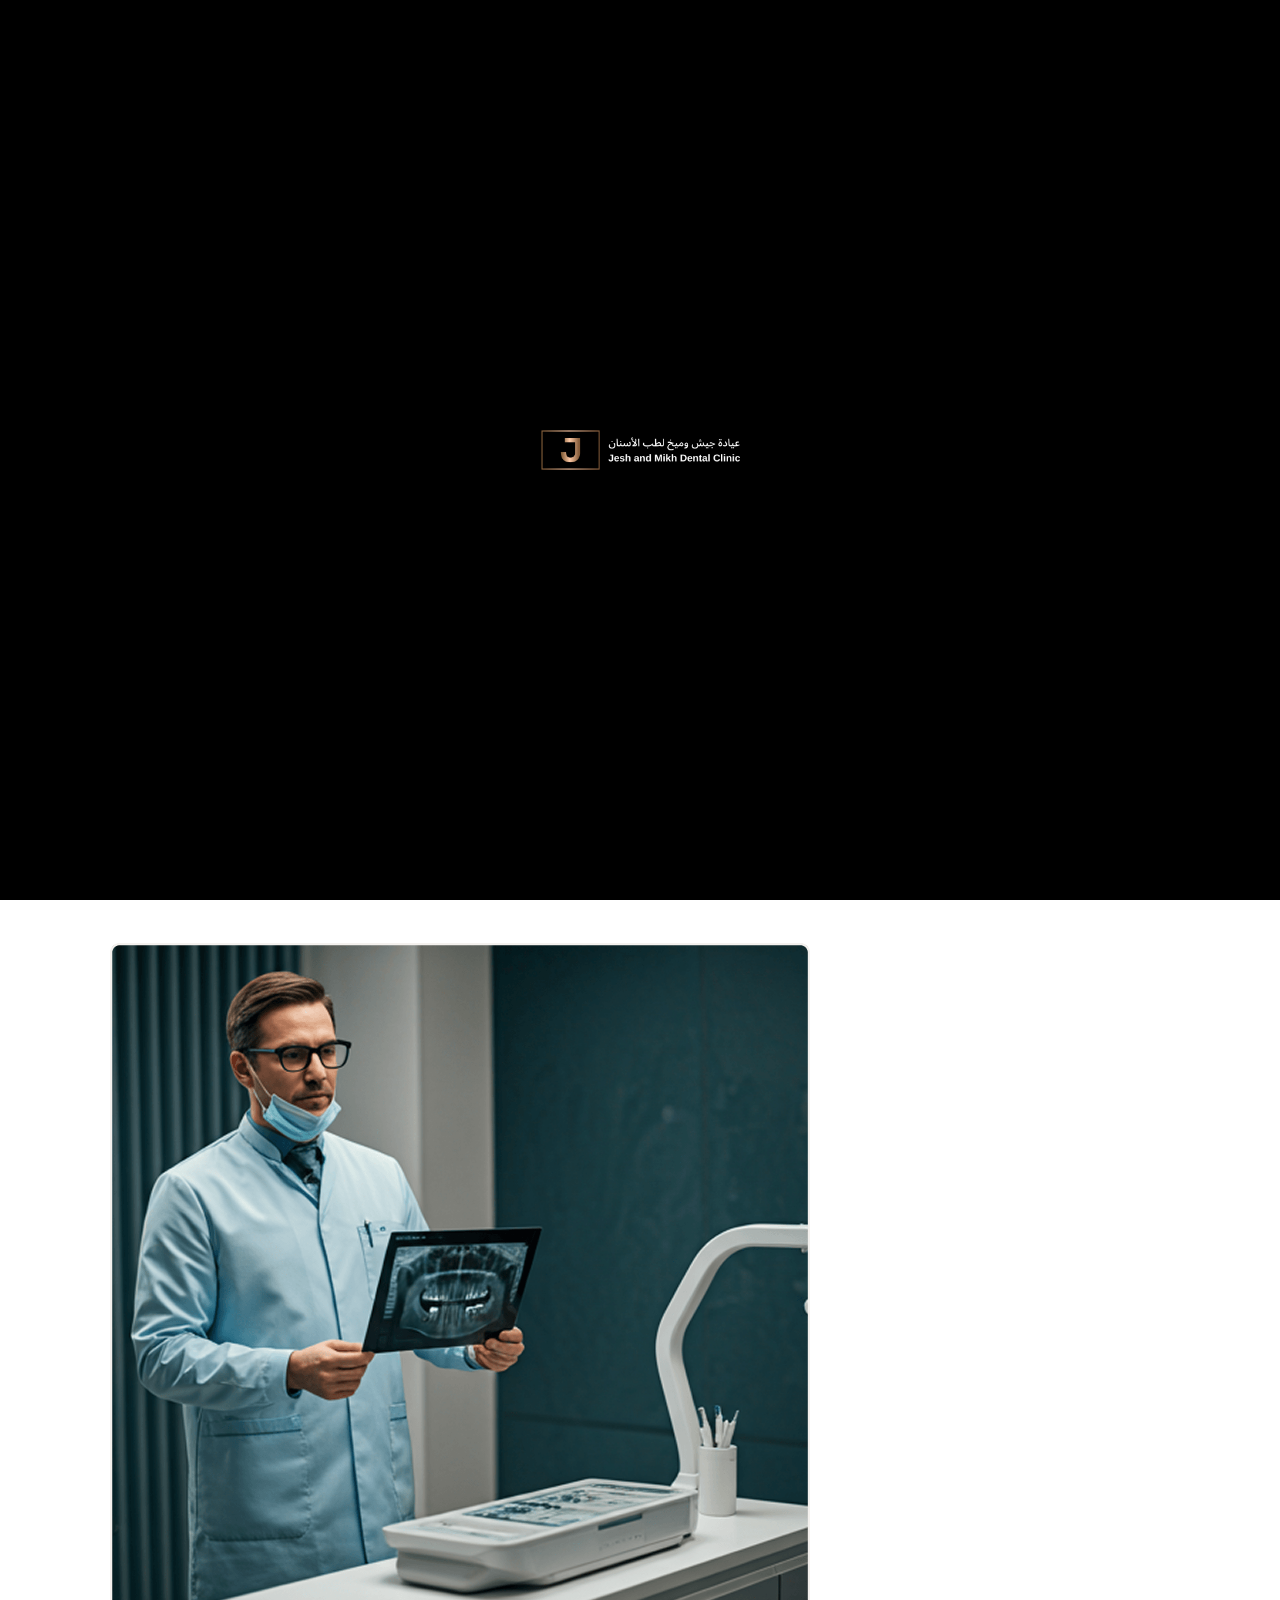
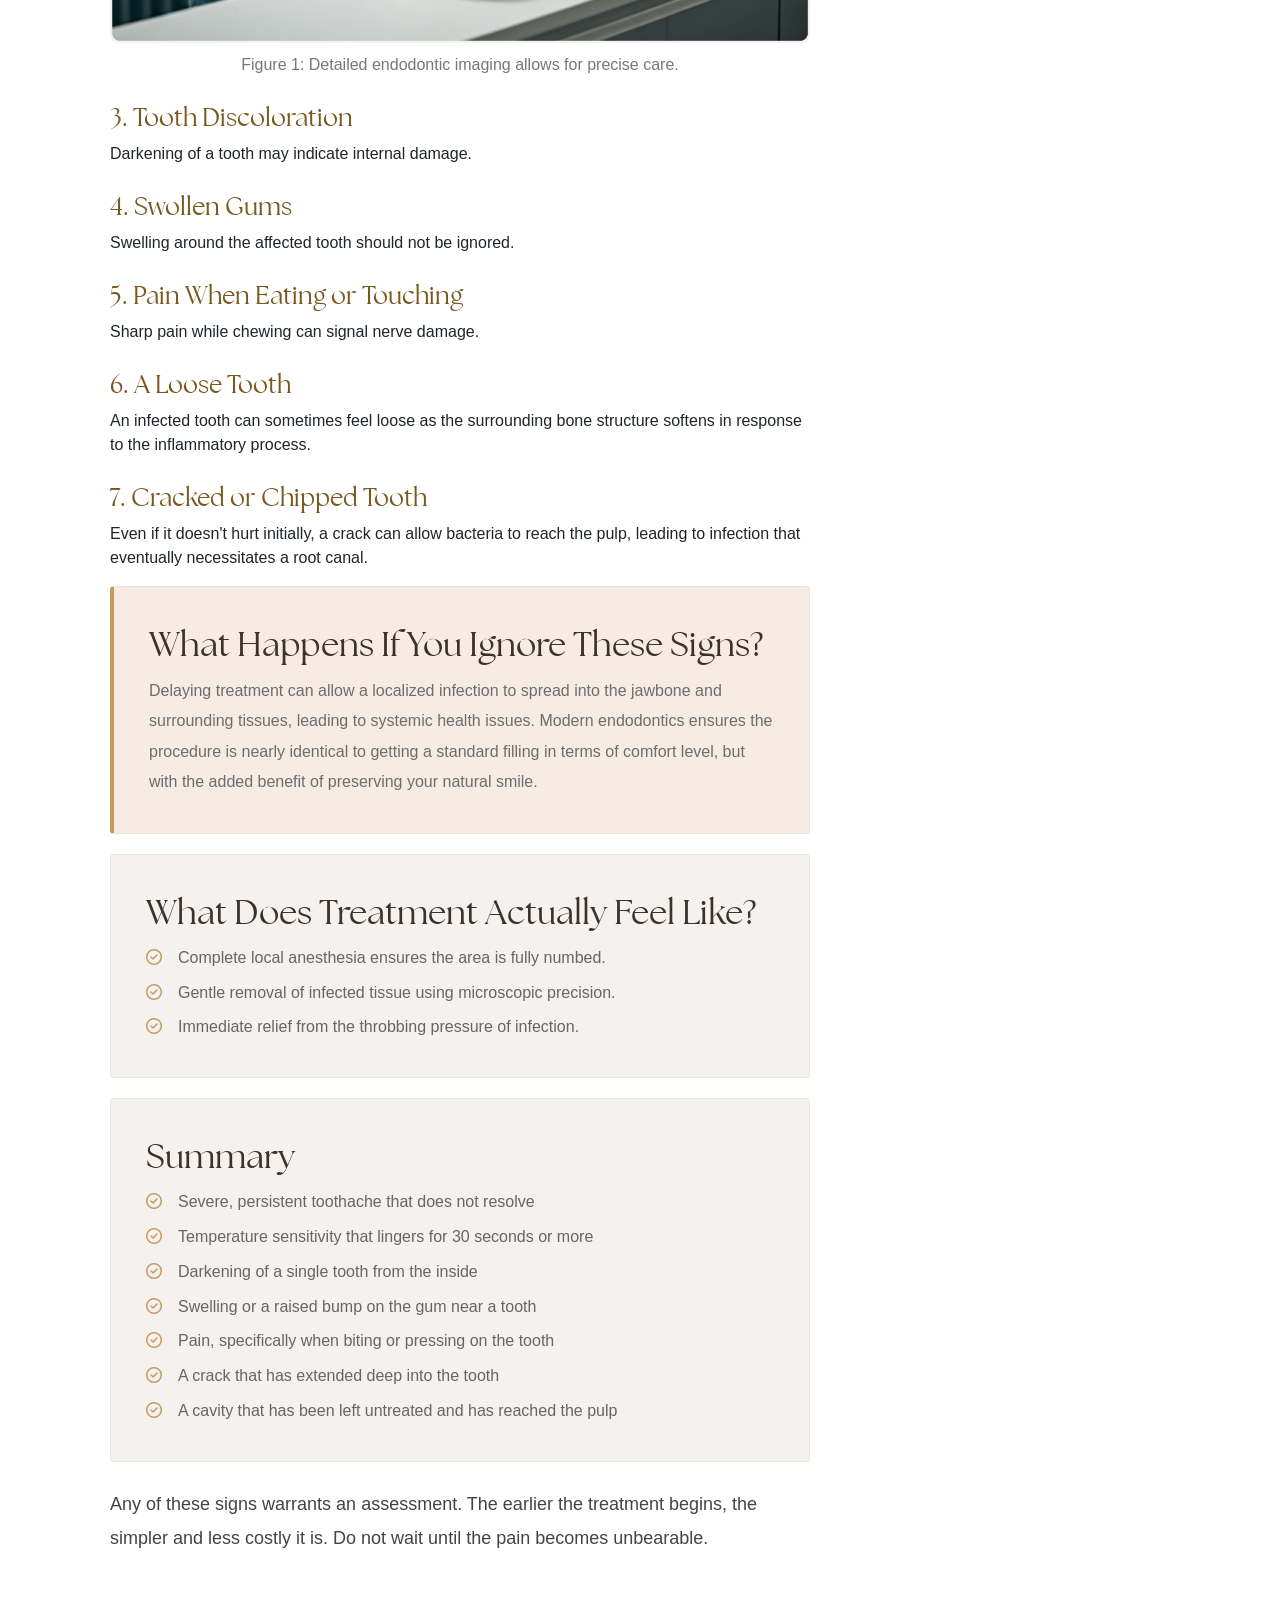
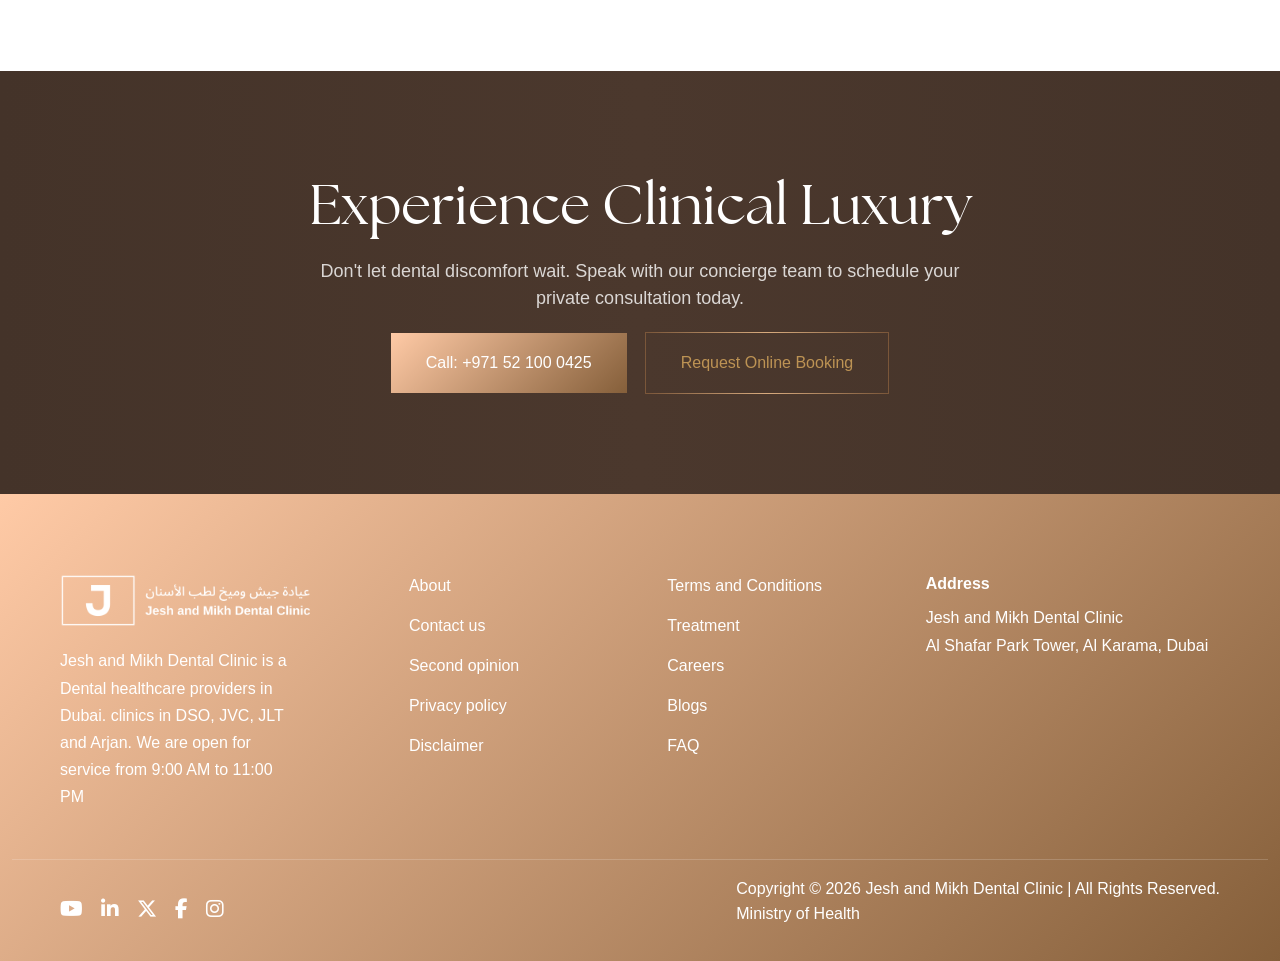
<file: blog-inner.html>
<!DOCTYPE html>
<html lang="en">

<head>
    <meta charset="UTF-8">
    <meta name="viewport" content="width=device-width, initial-scale=1.0">

    <title>Jesh and Mikh Dental Clinic</title>

    <link rel="icon" type="image/png" href="assets/img/favicon.png">

    <!-- Bootstrap -->
    <link href="https://cdn.jsdelivr.net/npm/bootstrap@5.3.3/dist/css/bootstrap.min.css" rel="stylesheet">

    <!-- Font Awesome -->
    <link rel="stylesheet" href="https://cdnjs.cloudflare.com/ajax/libs/font-awesome/6.7.2/css/all.min.css">

    <!-- Owl Carousel -->
    <link rel="stylesheet" href="https://cdnjs.cloudflare.com/ajax/libs/OwlCarousel2/2.3.4/assets/owl.carousel.min.css">
    <link rel="stylesheet"
        href="https://cdnjs.cloudflare.com/ajax/libs/OwlCarousel2/2.3.4/assets/owl.theme.default.min.css">
    <link rel="stylesheet" href="assets/css/style.css">
    <link rel="stylesheet" href="assets/fonts/webfont/stylesheet.css">
    <link rel="stylesheet" href="https://unpkg.com/aos@2.3.1/dist/aos.css" />
    <script src="https://cdnjs.cloudflare.com/ajax/libs/gsap/3.12.5/gsap.min.js"></script>



</head>

<body>

    <!-- =============================
        Loader
        ============================= -->
    <div class="loader-wrapper">
        <img src="assets/img/logo.png" alt="Loader" class="loader-img">
    </div>
    <!-- =============================
    Loader
    ============================= -->

    <a href="https://wa.me/+971521000425" class="whatsapp-float" target="_blank">
        <i class="fab fa-whatsapp"></i>
    </a>
    <a href="tel:+971521000425" class="call-float">
        <i class="fas fa-phone"></i>
    </a>


    <!-- =============================
NAVBAR
============================= -->


    <nav class="navbar navbar-expand-lg custom-navbar navbar-black blog-inner-shadow">

        <div class="container">

            <a class="navbar-brand" href="index.html">
                <img src="assets/img/logo-black.png" class="black-logo">
                <img src="assets/img/logo.png" class="white-logo">
            </a>

            <button class="navbar-toggler " type="button" data-bs-toggle="collapse" data-bs-target="#navMenu">
                <span class="navbar-toggler-icon"></span>
            </button>

            <div class="collapse navbar-collapse justify-content-end" id="navMenu">

                <ul class="navbar-nav">

                    <li class="nav-item"><a class="nav-link" href="about.html"></a></li>
                    <li class="nav-item dropdown">
                        <a class="nav-link dropdown-toggle-custom" href="#" id="dentalDropdown" role="button"
                            data-bs-toggle="dropdown">
                            About
                            <i class="fa fa-angle-right arrow-icon"></i>
                        </a>
                        <div class="dropdown-menu custom-dropdown custom-dropdown-small">
                            <a class="dropdown-item" href="about.html">Why choose us</a>
                            <a class="dropdown-item" href="#">Gallery</a>
                        </div>
                    </li>
                    <li class="nav-item dropdown">

                        <a class="nav-link dropdown-toggle-custom" href="#" data-bs-toggle="dropdown">
                            Dental
                            <i class="fa fa-angle-right arrow-icon"></i>
                        </a>

                        <div class="dropdown-menu custom-dropdown">
                            <div class="row">
                                <div class="col-md-6 p-0">
                                    <a class="dropdown-item" href="denter-offers.html">Offers</a>
                                    <a class="dropdown-item" href="toothpain-service.html">Tooth Pain</a>
                                    <a class="dropdown-item" href="toothpain-service.html">Dental Fillings</a>
                                    <a class="dropdown-item" href="toothpain-service.html">Pediatric Dentistry</a>
                                    <a class="dropdown-item" href="toothpain-service.html">Invisalign</a>
                                    <a class="dropdown-item" href="toothpain-service.html">Teeth Extraction in Dubai</a>
                                    <a class="dropdown-item" href="toothpain-service.html">Dental Braces</a>
                                </div>
                                <div class="col-md-6 p-0">
                                    <a class="dropdown-item" href="toothpain-service.html">Root Canal Treatment</a>
                                    <a class="dropdown-item" href="toothpain-service.html">Dental Implants</a>
                                    <a class="dropdown-item" href="toothpain-service.html">Cosmetic Dentistry</a>
                                    <a class="dropdown-item" href="toothpain-service.html">Teeth Cleaning &
                                        Polishing</a>
                                    <a class="dropdown-item" href="toothpain-service.html">Teeth Whitening</a>
                                    <a class="dropdown-item" href="toothpain-service.html">Dental Crowns & Bridges</a>
                                    <a class="dropdown-item" href="toothpain-service.html">Dental Veneers</a>
                                    <a class="dropdown-item" href="toothpain-service.html">General Medicine</a>
                                </div>
                            </div>
                        </div>

                                      <li class="nav-item"><a class="nav-link" href="doctors.html">Our Doctors</a></li>
                    <li class="nav-item"><a class="nav-link" href="insurance.html">Insurance</a></li>
                    <li class="nav-item"><a class="nav-link" href="dentel-tourism.html">Dental Tourism</a></li>
                    <li class="nav-item"><a class="nav-link" href="contact.html">Contact</a></li>
                </ul>
                <div class="nav-btns">
                    <a href="">
                        <button type="button" class="nav-btn">Message</button>
                    </a>
                    <a href="">
                        <button type="button" class="nav-btn nav-color-btn">Call Now</button>
                    </a>
                </div>
            </div>

        </div>
    </nav>

    <section class="blog-details-page">
        <div class="custom-container">
            <div class="blog-layout">

                <!-- Main Content -->
                <div class="blog-content">
                    <div class="blog-inner-category">DENTAL WELLNESS</div>
                    <h1>
                        7 Signs You Need a Root Canal And
                        Why It's Not as Scary as You Think
                    </h1>

                    <p class="blog-excerpt">
                        Modern endodontic care bridges the gap between clinical precision
                        and absolute patient comfort.
                    </p>

                    <div class="blog-meta">
                        <span>By Dr. Albert Vaughn</span>
                        <span>•</span>
                        <span> Updated Feb 23, 2026</span>
                    </div>

                    <div class="blog-tags">
                        <span class="blog-dates-tag">January 30, 2026</span>
                        <span class="blog-dates-tag">5 min Read</span>
                    </div>

                    <p class="blog-inner-main-para">
                        There is perhaps no phrase in the dental lexicon that inspires more hesitation than <br>
                        "root canal." Yet, for all its notoriety, a root canal—or endodontic therapy—is actually <br>
                        a routine, highly effective procedure designed to save your natural tooth and <br>
                        eliminate pain, rather than cause it.
                    </p>

                    <h2>The 7 Warning Signs</h2>

                    <h3>1. Persistent Pain</h3>
                    <p>
                        A lingering ache is often a sign that the tooth's pulp has become infected.
                    </p>

                    <h3>2. Sensitivity to Temperature</h3>
                    <p>
                        Sensitivity that lingers after consuming hot or cold foods.
                    </p>

                    <img class="blog-inner-main-img" src="assets/img/blog-inner-img.png" alt="Root Canal">

                    <p class="img-caption">
                        Figure 1: Detailed endodontic imaging allows for precise care.
                    </p>

                    <h3>3. Tooth Discoloration</h3>
                    <p>
                        Darkening of a tooth may indicate internal damage.
                    </p>

                    <h3>4. Swollen Gums</h3>
                    <p>
                        Swelling around the affected tooth should not be ignored.
                    </p>

                    <h3>5. Pain When Eating or Touching</h3>
                    <p>
                        Sharp pain while chewing can signal nerve damage.
                    </p>

                    <h3>6. A Loose Tooth</h3>
                    <p>
                        An infected tooth can sometimes feel loose as the surrounding bone structure softens in
                        response to the inflammatory process.
                    </p>

                    <h3>7. Cracked or Chipped Tooth</h3>
                    <p>
                        Even if it doesn't hurt initially, a crack can allow bacteria to reach the pulp, leading to
                        infection
                        that eventually necessitates a root canal.
                    </p>

                   <div class="blog-highlight-section">
                     <!-- Box 1 -->
                    <div class="highlight-box warning-box">
                        <h3>What Happens If You Ignore These Signs?</h3>
                        <p>
                            Delaying treatment can allow a localized infection to spread into the jawbone
                            and surrounding tissues, leading to systemic health issues. Modern endodontics
                            ensures the procedure is nearly identical to getting a standard filling in terms
                            of comfort level, but with the added benefit of preserving your natural smile.
                        </p>
                    </div>

                    <!-- Box 2 -->
                    <div class="highlight-box">
                        <h3>What Does Treatment Actually Feel Like?</h3>
                            <ul class="highlight-list">
                            <li>
                                <i class="fa-regular fa-circle-check"></i>
                                Complete local anesthesia ensures the area is fully numbed.
                            </li>
                            <li>
                                <i class="fa-regular fa-circle-check"></i>
                                Gentle removal of infected tissue using microscopic precision.
                            </li>
                            <li>
                                <i class="fa-regular fa-circle-check"></i>
                                Immediate relief from the throbbing pressure of infection.
                            </li>
                        </ul>
                    </div>

                    <!-- Box 3 -->
                    <div class="highlight-box">
                        <h3>Summary</h3>

                           <ul class="highlight-list">
                            <li><i class="fa-regular fa-circle-check"></i> Severe, persistent toothache that does not resolve</li>
                            <li><i class="fa-regular fa-circle-check"></i> Temperature sensitivity that lingers for 30 seconds or more</li>
                            <li><i class="fa-regular fa-circle-check"></i> Darkening of a single tooth from the inside</li>
                            <li><i class="fa-regular fa-circle-check"></i> Swelling or a raised bump on the gum near a tooth</li>
                            <li><i class="fa-regular fa-circle-check"></i> Pain, specifically when biting or pressing on the tooth</li>
                            <li><i class="fa-regular fa-circle-check"></i> A crack that has extended deep into the tooth</li>
                            <li><i class="fa-regular fa-circle-check"></i> A cavity that has been left untreated and has reached the pulp</li>
                        </ul>
                    </div>

                    <p class="bottom-note">
                        Any of these signs warrants an assessment. The earlier the treatment begins,
                        the simpler and less costly it is. Do not wait until the pain becomes unbearable.
                    </p>
                   </div>
                </div>



                <!-- Sidebar -->
                <aside class="blog-sidebar">
                    <div class="sidebar-widget">
                        <div class="widget-header">
                            <h4>Trending Blogs</h4>
                            <a href="#">View All</a>
                        </div>

                        <div class="blog-card">
                            <img src="assets/img/banner.png" alt="">
                            <div>
                                <span>Dental Wellness</span>
                                <h5>Modern Recovery & Prevention</h5>
                            </div>
                        </div>

                        <div class="blog-card">
                            <img src="assets/img/banner.png" alt="">
                            <div>
                                <span>Dental Wellness</span>
                                <h5>Modern Recovery & Prevention</h5>
                            </div>
                        </div>

                        <div class="blog-card">
                            <img src="assets/img/banner.png" alt="">
                            <div>
                                <span>Dental Wellness</span>
                                <h5>Modern Recovery & Prevention</h5>
                            </div>
                        </div>

                    </div>

                    <div class="sidebar-widget">
                        <div class="widget-header">
                            <h4>Related Blogs</h4>
                            <a href="#">View All</a>
                        </div>

                        <div class="blog-card">
                            <img src="assets/img/banner.png" alt="">
                            <div>
                                <span>Dental Wellness</span>
                                <h5>Modern Recovery & Prevention</h5>
                            </div>
                        </div>

                        <div class="blog-card">
                            <img src="assets/img/banner.png" alt="">
                            <div>
                                <span>Dental Wellness</span>
                                <h5>Modern Recovery & Prevention</h5>
                            </div>
                        </div>

                    </div>

                </aside>

            </div>


        </div>
    </section>


<section class="luxury-cta-section">
    <div class="luxury-cta-content">

        <h2>Experience Clinical Luxury</h2>

        <p>
            Don't let dental discomfort wait. Speak with our concierge team
            to schedule your private consultation today.
        </p>

        <div class="luxury-cta-buttons">
            <a href="tel:+971521000425" class="cta-btn btn-fill-bg">
                Call: +971 52 100 0425
            </a>

            <a href="#" class="cta-btn cta-btn-outline">
                Request Online Booking
            </a>
        </div>

    </div>
</section>



    <!-- =============================
            FOOTER
    ============================= -->
    <footer>
        <div class="custom-container">
            <div class="footer-top">
                <!-- Brand -->
                <div class="brand-col">
                    <div class="brand-logo">
                        <img src="assets/img/white-logo.png" alt="">
                    </div>
                    <p class="brand-desc">
                        Jesh and Mikh Dental Clinic is a Dental healthcare providers in Dubai. clinics in
                        DSO, JVC, JLT
                        and Arjan. We are open for service from 9:00 AM to 11:00 PM
                    </p>
                </div>

                <!-- Nav col 1 -->
                <nav class="footer-nav">
                    <ul>
                        <li><a href="#">About</a></li>
                        <li><a href="#">Contact us</a></li>
                        <li><a href="#">Second opinion</a></li>
                        <li><a href="#">Privacy policy</a></li>
                        <li><a href="#">Disclaimer</a></li>
                    </ul>
                </nav>

                <!-- Nav col 2 -->
                <nav class="footer-nav">
                    <ul>
                        <li><a href="#">Terms and Conditions</a></li>
                        <li><a href="#">Treatment</a></li>
                        <li><a href="#">Careers</a></li>
                        <li><a href="#">Blogs</a></li>
                        <li><a href="#">FAQ</a></li>
                    </ul>
                </nav>

                <!-- Address -->
                <div class="footer-address">
                    <h4>Address</h4>
                    <p>
                        Jesh and Mikh Dental Clinic <br />
                        Al Shafar Park Tower, Al Karama, Dubai
                    </p>
                </div>

            </div>
            <hr class="footer-divider" />

            <div class="footer-bottom">
                <!-- Social Icons -->
                <div class="social-links">
                    <a href="#" aria-label="YouTube"><i class="fab fa-youtube"></i></a>
                    <a href="#" aria-label="LinkedIn"><i class="fab fa-linkedin-in"></i></a>
                    <a href="#" aria-label="X"><i class="fab fa-x-twitter"></i></a>
                    <a href="#" aria-label="Facebook"><i class="fab fa-facebook-f"></i></a>
                    <a href="#" aria-label="Instagram"><i class="fab fa-instagram"></i></a>
                </div>

                <!-- Copyright -->
                <p class="footer-copy">
                    Copyright © 2026 Jesh and Mikh Dental Clinic | All Rights Reserved.<br />
                    Ministry of Health
                </p>
            </div>
        </div>



    </footer>
    <!-- =============================
            FOOTER
    ============================= -->




    <!-- =============================
        SCRIPTS
        ============================= -->

    <!-- jQuery -->
    <script src="https://code.jquery.com/jquery-3.7.1.min.js"></script>

    <!-- Bootstrap -->
    <script src="https://cdn.jsdelivr.net/npm/bootstrap@5.3.3/dist/js/bootstrap.bundle.min.js"></script>

    <!-- Owl Carousel -->
    <script src="https://cdnjs.cloudflare.com/ajax/libs/OwlCarousel2/2.3.4/owl.carousel.min.js"></script>

    <!-- AOS -->
    <script src="https://unpkg.com/aos@2.3.1/dist/aos.js"></script>

    <script>
        AOS.init({
            duration: 1000,
            once: false
        });
    </script>


    <script>
        $('.filter-tag').on('click', function () {

            $('.filter-tag').removeClass('active');
            $(this).addClass('active');

            let filter = $(this).data('filter');

            if (filter === 'all') {

                $('.blog-item').removeClass('hide');

            } else {

                $('.blog-item').addClass('hide');

                $('.blog-item.' + filter).removeClass('hide');
            }

        });
    </script>


    <script>
        /* -----------------------------
        NAVBAR SCROLL EFFECT
        ----------------------------- */

        $(window).on("scroll", function () {

            if ($(this).scrollTop() > 50) {
                $(".custom-navbar").addClass("navbar-scrolled");
            } else {
                $(".custom-navbar").removeClass("navbar-scrolled");
            }

        });
    </script>



    <script>
        document.querySelectorAll('.dropdown').forEach(function (dropdown) {
            dropdown.addEventListener('show.bs.dropdown', function () {
                this.querySelector('.arrow-icon').style.transform = 'rotate(90deg)';
            });

            dropdown.addEventListener('hide.bs.dropdown', function () {
                this.querySelector('.arrow-icon').style.transform = 'rotate(0deg)';
            });
        });
    </script>

    <script>
        let pageLoaded = false;
        let minTimePassed = false;

        const loader = document.querySelector(".loader-wrapper");

        // Page fully loaded
        window.addEventListener("load", function () {
            pageLoaded = true;
            hideLoader();
        });

        // Minimum 3 seconds
        setTimeout(function () {
            minTimePassed = true;
            hideLoader();
        }, 3000);

        function hideLoader() {
            if (pageLoaded && minTimePassed) {
                loader.classList.add("hide");

                // Remove from DOM after animation
                setTimeout(() => {
                    loader.style.display = "none";
                }, 700);
            }
        }
    </script>



    <script>
        document.querySelectorAll('.hero-content h3, .hero-content-service h3').forEach(el => {
            // Count words
            let words = el.textContent.trim().split(/\s+/).length;

            if (words > 15) {
                el.style.fontSize = "28px";
            } else if (words > 10) {
                el.style.fontSize = "36px";
            } else if (words > 6) {
                el.style.fontSize = "48px";
            } else {
                el.style.fontSize = "60px";
            }
        });
    </script>


    <script>
        document.addEventListener('DOMContentLoaded', function () {

            const toggleBtn = document.getElementById('toggleFilters');
            const filterTags = document.querySelector('.filter-tags');

            toggleBtn.addEventListener('click', function () {

                filterTags.classList.toggle('hide');

                if (filterTags.classList.contains('hide')) {
                    toggleBtn.innerHTML = `
                Show more
                <i class="fa-solid fa-chevron-down"></i>
            `;
                } else {
                    toggleBtn.innerHTML = `
                Show less
                <i class="fa-solid fa-chevron-up"></i>
            `;
                }

            });

        });
    </script>


</body>

</html>
</file>
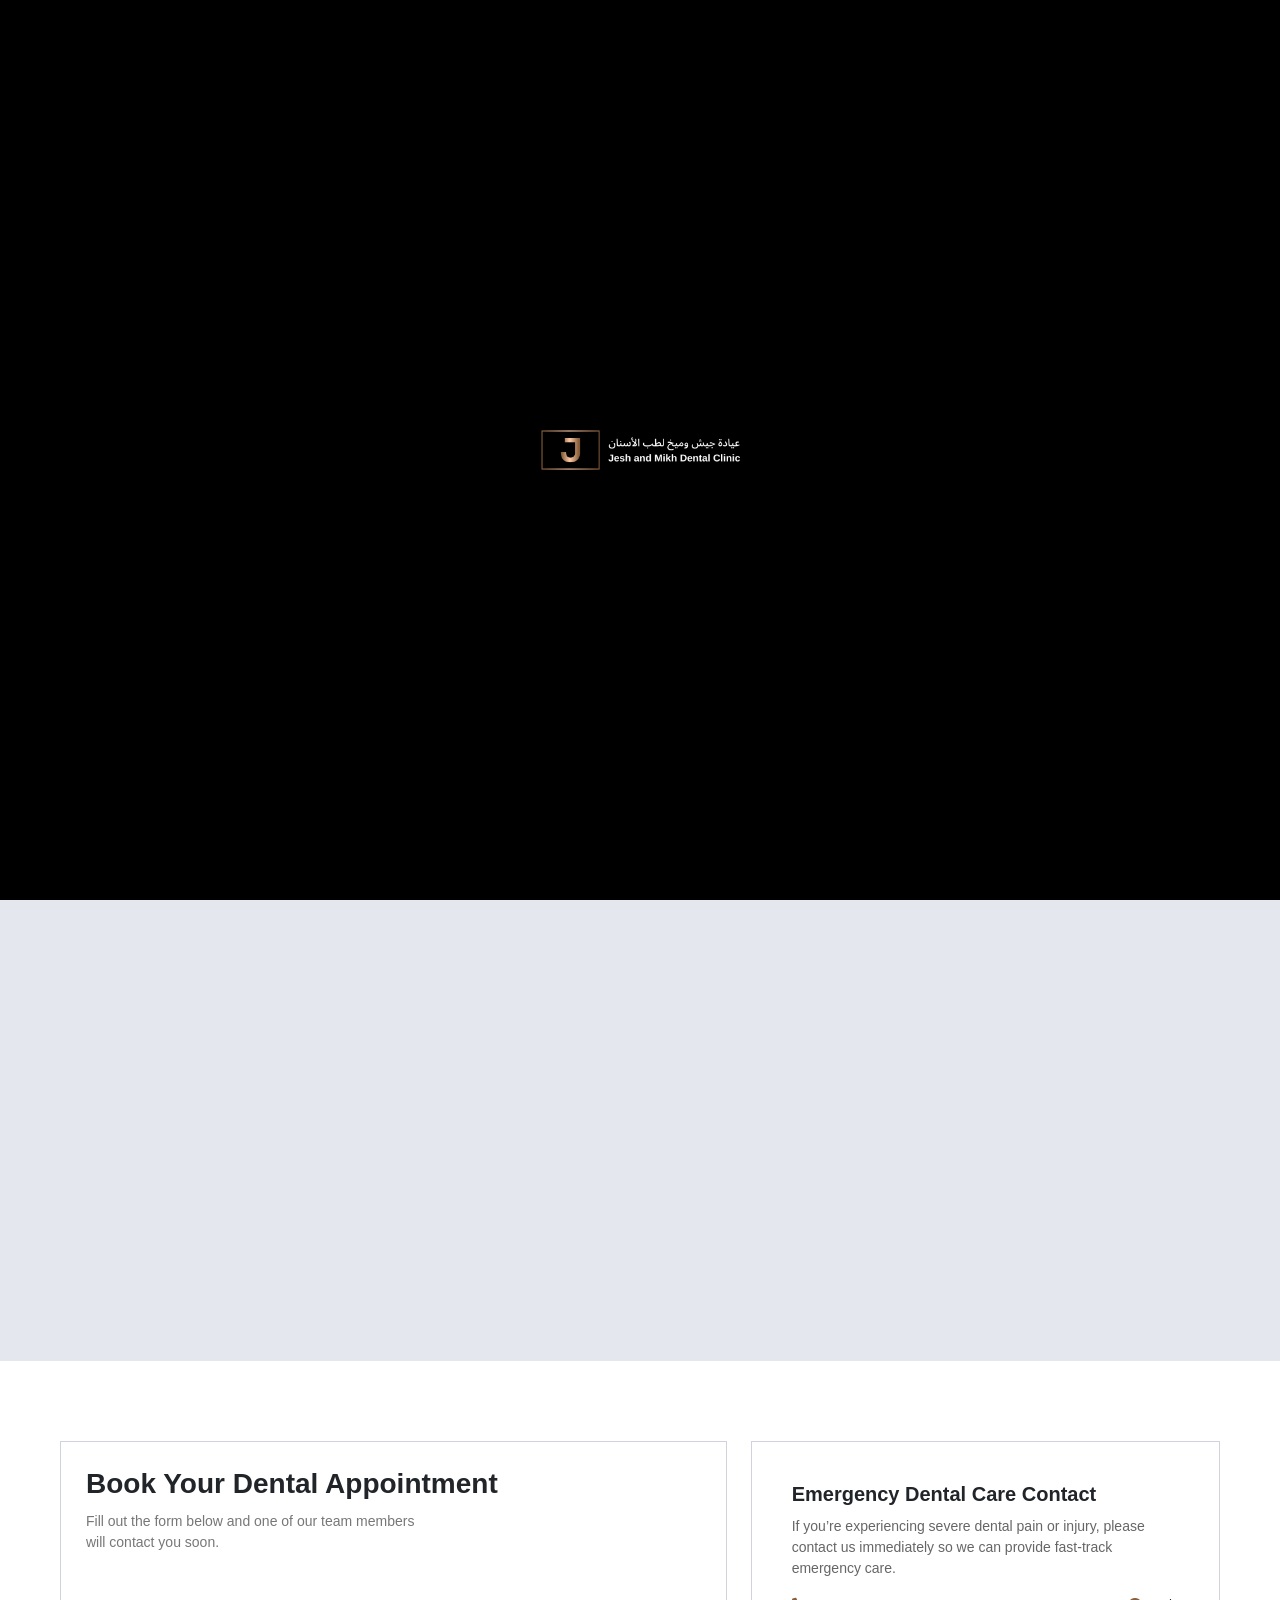
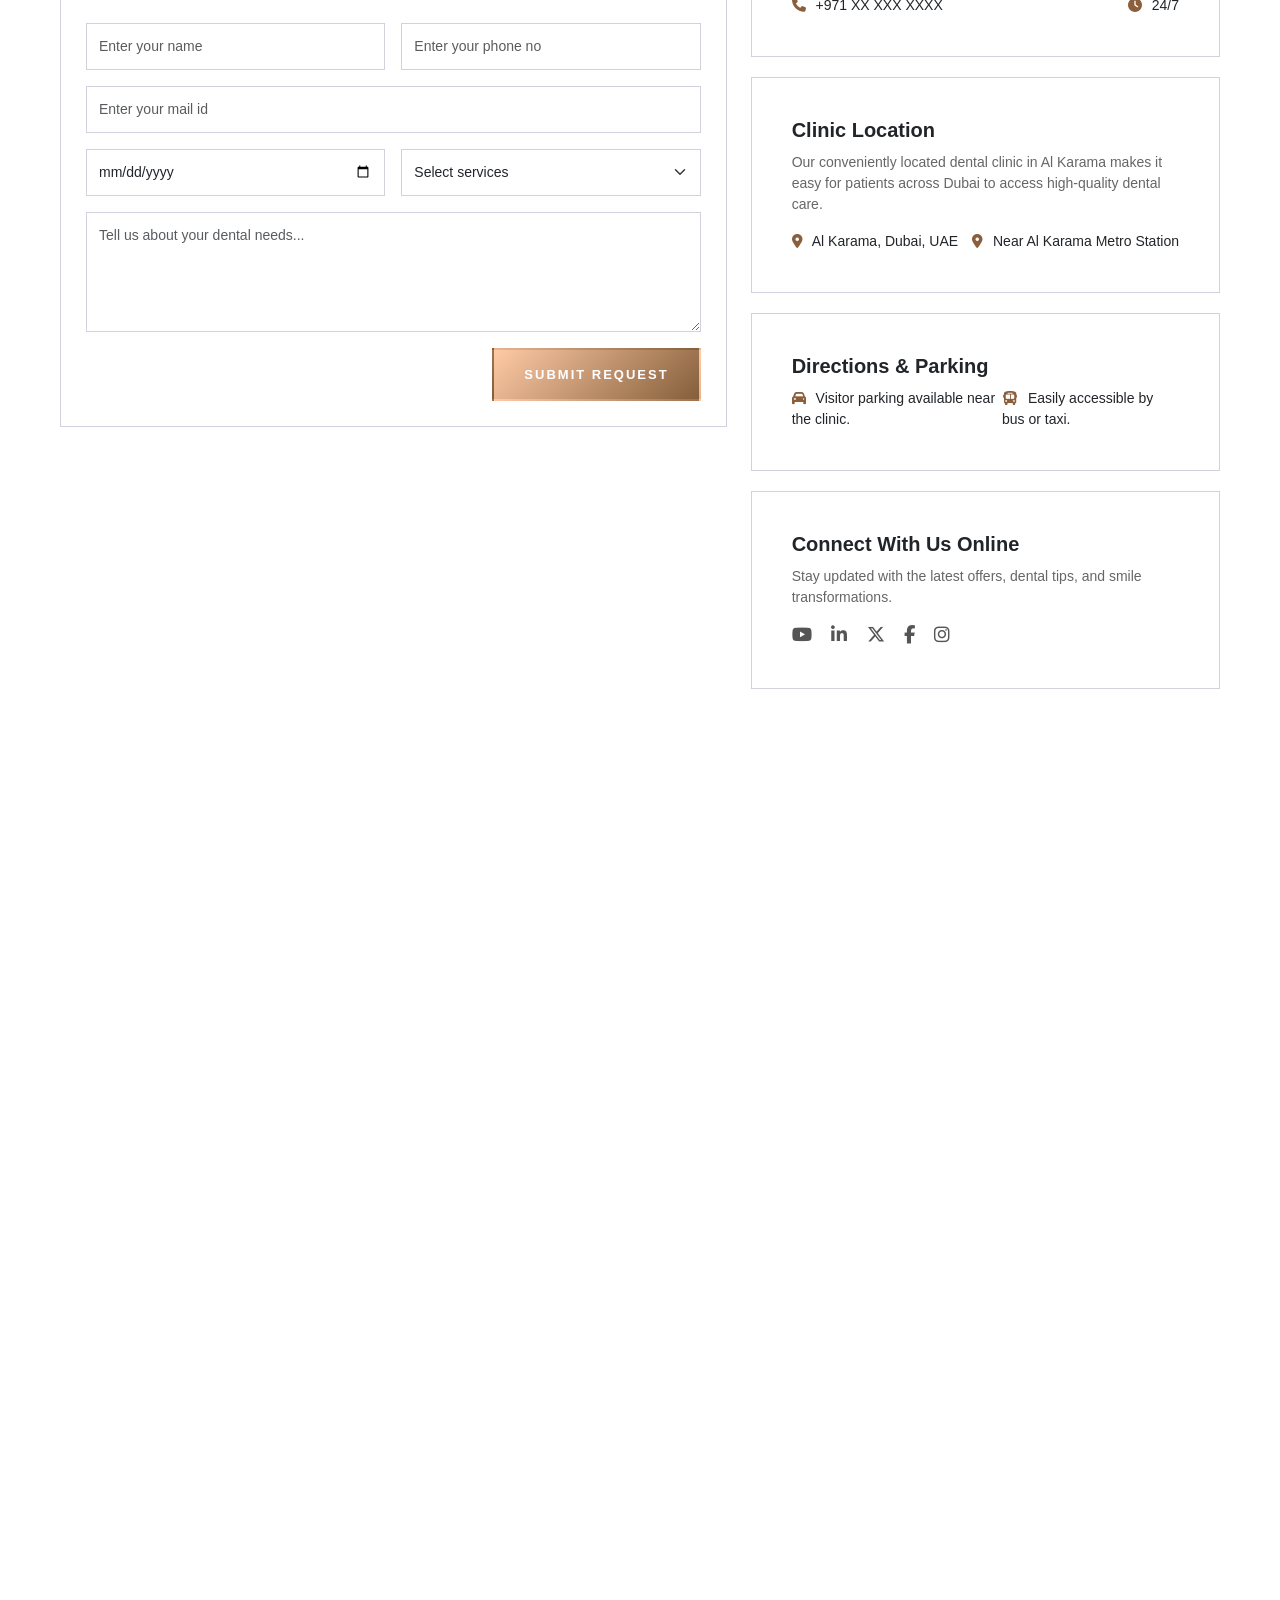
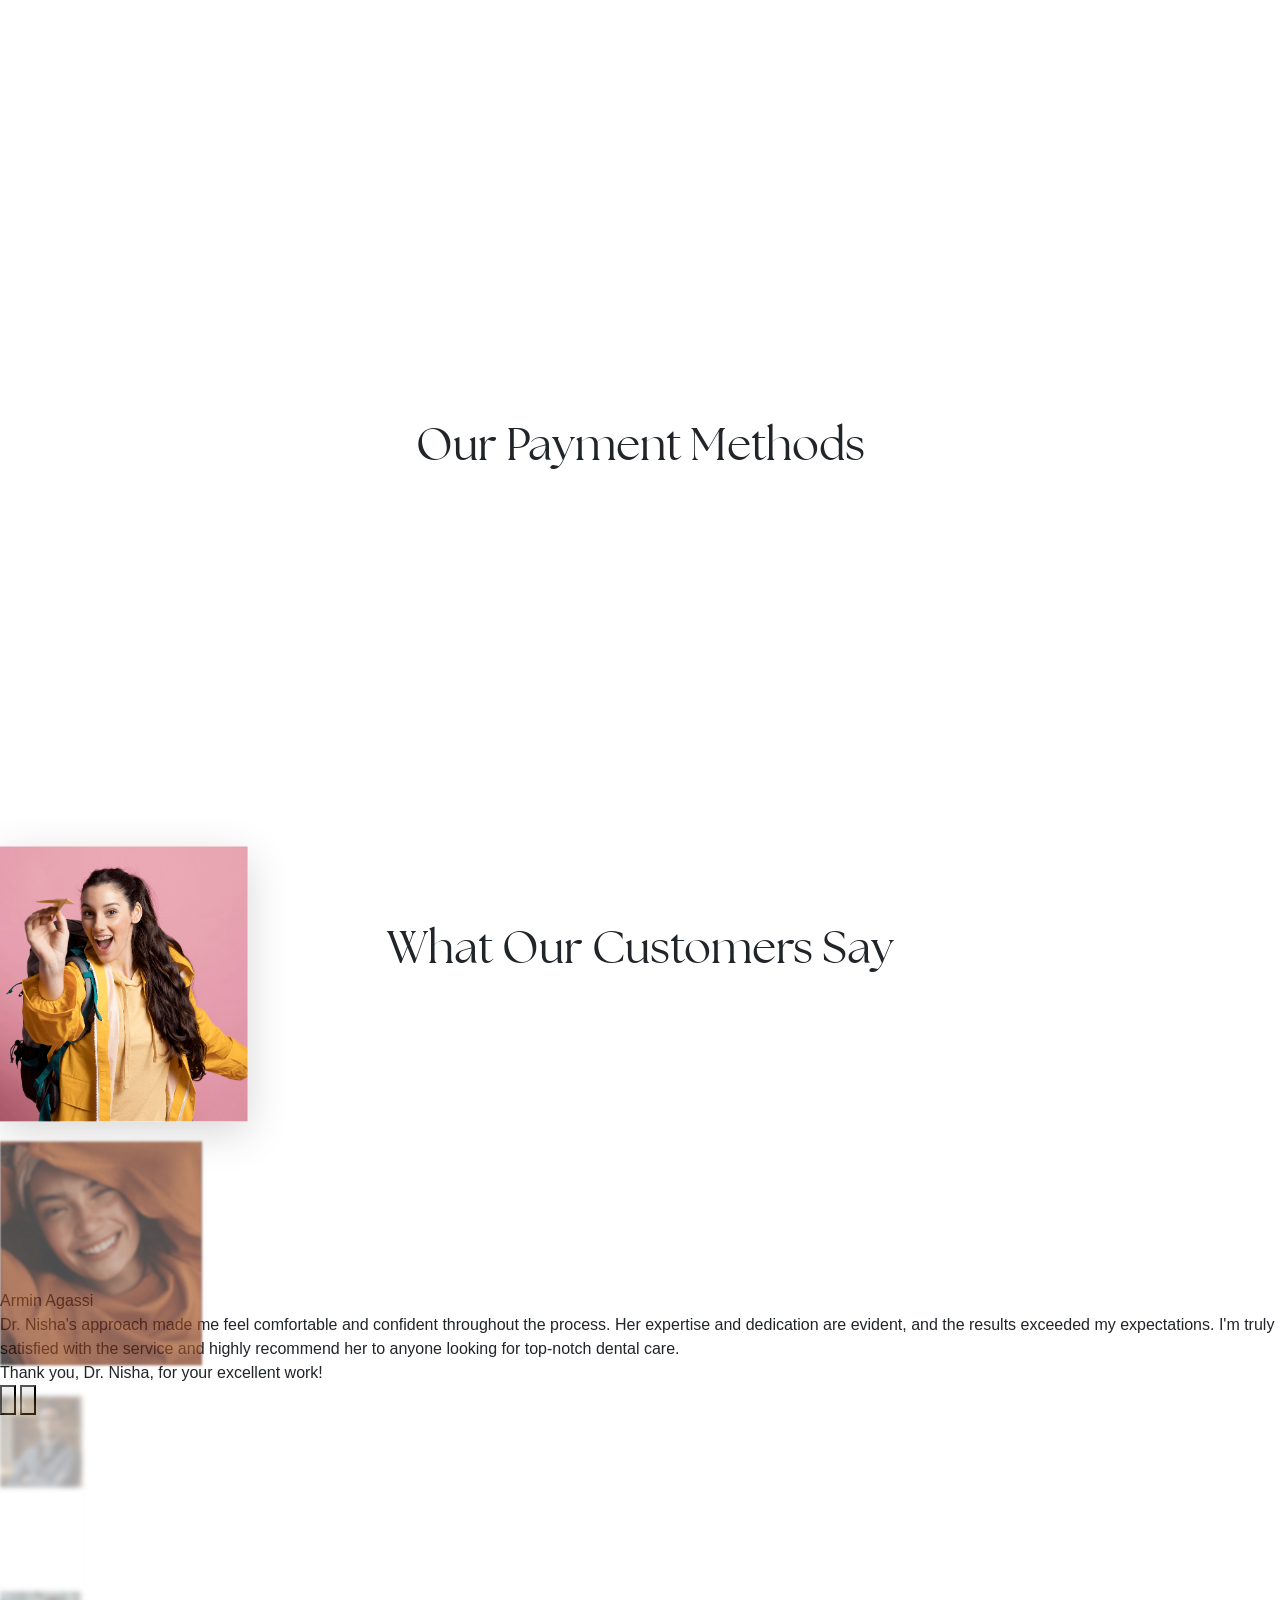
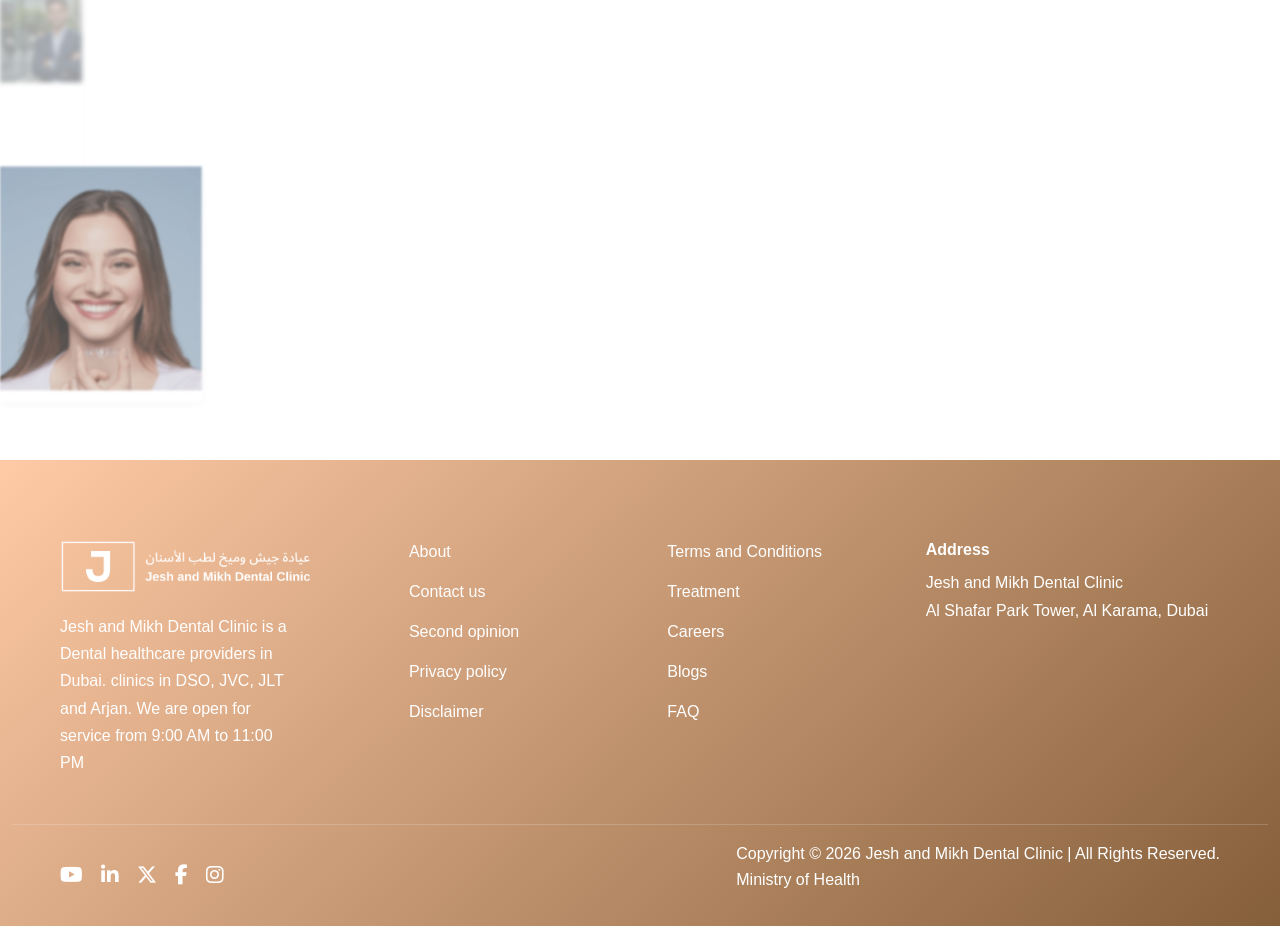
<file: contact.html>
<!DOCTYPE html>
<html lang="en">

<head>
    <meta charset="UTF-8">
    <meta name="viewport" content="width=device-width, initial-scale=1.0">

    <title>Jesh and Mikh Dental Clinic</title>

    <link rel="icon" type="image/png" href="assets/img/favicon.png">

    <!-- Bootstrap -->
    <link href="https://cdn.jsdelivr.net/npm/bootstrap@5.3.3/dist/css/bootstrap.min.css" rel="stylesheet">

    <!-- Font Awesome -->
    <link rel="stylesheet" href="https://cdnjs.cloudflare.com/ajax/libs/font-awesome/6.5.2/css/all.min.css">

    <!-- Owl Carousel -->
    <link rel="stylesheet" href="https://cdnjs.cloudflare.com/ajax/libs/OwlCarousel2/2.3.4/assets/owl.carousel.min.css">
    <link rel="stylesheet"
        href="https://cdnjs.cloudflare.com/ajax/libs/OwlCarousel2/2.3.4/assets/owl.theme.default.min.css">
    <link rel="stylesheet" href="assets/css/style.css">
    <link rel="stylesheet" href="assets/fonts/webfont/stylesheet.css">
    <link rel="stylesheet" href="https://unpkg.com/aos@2.3.1/dist/aos.css" />
    <script src="https://cdnjs.cloudflare.com/ajax/libs/gsap/3.12.5/gsap.min.js"></script>



</head>

<body>

    <!-- =============================
        Loader
        ============================= -->
    <div class="loader-wrapper">
        <img src="assets/img/logo.png" alt="Loader" class="loader-img">
    </div>
    <!-- =============================
    Loader
    ============================= -->

    <a href="https://wa.me/+971521000425" class="whatsapp-float" target="_blank">
        <i class="fab fa-whatsapp"></i>
    </a>


    <!-- =============================
NAVBAR
============================= -->

    <nav class="navbar navbar-expand-lg custom-navbar">

        <div class="container">

            <a class="navbar-brand" href="index.html">
                <img src="assets/img/logo.png"></a>

            <button class="navbar-toggler " type="button" data-bs-toggle="collapse" data-bs-target="#navMenu">
                <span class="navbar-toggler-icon"></span>
            </button>

            <div class="collapse navbar-collapse justify-content-end" id="navMenu">

                <ul class="navbar-nav">

                    <li class="nav-item"><a class="nav-link" href="about.html"></a></li>
                    <li class="nav-item dropdown">
                        <a class="nav-link dropdown-toggle-custom" href="#" id="dentalDropdown" role="button"
                            data-bs-toggle="dropdown">
                            About
                            <i class="fa fa-angle-right arrow-icon"></i>
                        </a>
                        <div class="dropdown-menu custom-dropdown custom-dropdown-small">
                            <a class="dropdown-item" href="about.html">Why choose us</a>
                            <a class="dropdown-item" href="#">Gallery</a>
                        </div>
                    </li>
                    <li class="nav-item dropdown">

                        <a class="nav-link dropdown-toggle-custom" href="#" data-bs-toggle="dropdown">
                            Dental
                            <i class="fa fa-angle-right arrow-icon"></i>
                        </a>

                        <div class="dropdown-menu custom-dropdown">
                            <div class="row">
                                <div class="col-md-6 p-0">
                                    <a class="dropdown-item" href="denter-offers.html">Offers</a>
                                    <a class="dropdown-item" href="toothpain-service.html">Tooth Pain</a>
                                    <a class="dropdown-item" href="toothpain-service.html">Dental Fillings</a>
                                    <a class="dropdown-item" href="toothpain-service.html">Pediatric Dentistry</a>
                                    <a class="dropdown-item" href="toothpain-service.html">Invisalign</a>
                                    <a class="dropdown-item" href="toothpain-service.html">Teeth Extraction in Dubai</a>
                                    <a class="dropdown-item" href="toothpain-service.html">Dental Braces</a>
                                </div>
                                <div class="col-md-6 p-0">
                                    <a class="dropdown-item" href="toothpain-service.html">Root Canal Treatment</a>
                                    <a class="dropdown-item" href="toothpain-service.html">Dental Implants</a>
                                    <a class="dropdown-item" href="toothpain-service.html">Cosmetic Dentistry</a>
                                    <a class="dropdown-item" href="toothpain-service.html">Teeth Cleaning &
                                        Polishing</a>
                                    <a class="dropdown-item" href="toothpain-service.html">Teeth Whitening</a>
                                    <a class="dropdown-item" href="toothpain-service.html">Dental Crowns & Bridges</a>
                                    <a class="dropdown-item" href="toothpain-service.html">Dental Veneers</a>
                                    <a class="dropdown-item" href="toothpain-service.html">General Medicine</a>
                                </div>
                            </div>
                        </div>

                                      <li class="nav-item"><a class="nav-link" href="doctors.html">Our Doctors</a></li>
                    <li class="nav-item"><a class="nav-link" href="insurance.html">Insurance</a></li>
                    <li class="nav-item"><a class="nav-link" href="dentel-tourism.html">Dental Tourism</a></li>
                    <li class="nav-item"><a class="nav-link" href="contact.html">Contact</a></li>
                </ul>
                <div class="nav-btns">
                    <a href="">
                        <button type="button" class="nav-btn">Message</button>
                    </a>
                    <a href="">
                        <button type="button" class="nav-btn nav-color-btn">Call Now</button>
                    </a>
                </div>
            </div>

        </div>
    </nav>


    <!-- =============================
    OWL HERO SLIDER
    ============================= -->

    <div class=" hero-slider">

        <div class="about-banner contact-banner" style="background-image:url('assets/img/about-banner.png')">

            <div class="overlay"></div>

            <div class="custom-container">
                <div class="hero-content-service text-center" data-aos="fade-up">
                    <h3>
                        Get in Touch With Our <br> Dental Team
                    </h3>
                    <p>We’re here to help you with all your dental needs — whether you’re booking a consultation, <br>
                        seeking treatment information, or have questions about your dental care. Our friendly staff at
                        <br> Jesh and Mikh Dental Clinic are ready to assist you.</p>
                </div>
            </div>

        </div>




    </div>


    <!-- =============================
            ABOUT SECTION
    ============================= -->

    <section class="section-padding services-section">
        <div class="custom-container">
            <div class="row justify-content-center g-2">
                <div class="col-lg-3 col-md-6" data-aos="fade-up">
                    <a href="toothpain-service.html">
                        <div class="service-card contact-card">
                            <img src="assets/img/location.png" alt="">
                            <h6>Clinic location</h6>
                            <h4><a href="">Jesh and Mikh Dental Clinic, Al Karama, Dubai, UAE</a></h4>
                        </div>
                    </a>
                </div>

                <div class="col-lg-3 col-md-6" data-aos="fade-up">
                    <a href="toothpain-service.html">
                        <div class="service-card contact-card">
                            <img src="assets/img/call.png" alt="">
                            <h6>Phone</h6>
                            <h4><a href="">+971 XX XXX XXXX</a></h4>
                            <h4><a href="">+971 XX XXX XXXX</a></h4>
                        </div>
                    </a>
                </div>

                <div class="col-lg-3 col-md-6" data-aos="fade-up">
                    <a href="toothpain-service.html">
                        <div class="service-card contact-card">
                            <img src="assets/img/email.png" alt="">
                            <h6>Phone</h6>
                            <h4><a href="">info@jeshmikh.com</a></h4>
                        </div>
                    </a>
                </div>

                <div class="col-lg-3 col-md-6" data-aos="fade-up">
                    <a href="toothpain-service.html">
                        <div class="service-card contact-card">
                            <img src="assets/img/time.png" alt="">
                            <h6>Clinic Hours</h6>
                            <h4><a href="">Sat–Thu 9AM–9PM</a></h4>
                        </div>
                    </a>
                </div>
            </div>
        </div>
    </section>

    <!-- =============================
            ABOUT SECTION
    ============================= -->


    <section class="section-padding" id="contact-section">
        <div class="custom-container">
            <div class="row g-4">

                <!-- LEFT FORM -->
                <div class="col-lg-7">
                    <div class="contact-card-wrapper">
                        <h3 class="contact-title">Book Your Dental Appointment</h3>
                        <p class="contact-desc">Fill out the form below and one of our team members <br> will contact
                            you
                            soon.</p>

                        <form>
                            <div class="row g-3">
                                <div class="col-md-6">
                                    <input type="text" class="form-control" placeholder="Enter your name">
                                </div>
                                <div class="col-md-6">
                                    <input type="text" class="form-control" placeholder="Enter your phone no">
                                </div>
                                <div class="col-12">
                                    <input type="email" class="form-control" placeholder="Enter your mail id">
                                </div>
                                <div class="col-md-6 position-relative">
                                    <input type="date" class="form-control">

                                </div>
                                <div class="col-md-6">
                                    <select class="form-select">
                                        <option>Select services</option>
                                        <option>Dental Veneers</option>
                                        <option>Dental Braces</option>
                                        <option>Dental Implants</option>
                                    </select>
                                </div>
                                <div class="col-12">
                                    <textarea class="form-control"
                                        placeholder="Tell us about your dental needs..."></textarea>
                                </div>
                                <div class="col-12 text-end">
                                    <button type="submit" class="btn-book btn-fill-bg">Submit request</button>
                                </div>
                            </div>
                        </form>
                    </div>
                </div>

                <!-- RIGHT SIDE -->
                <div class="col-lg-5">

                    <div class="position-sticky-box">
                        <!-- Emergency -->
                        <div class="info-box">
                            <h5>Emergency Dental Care Contact</h5>
                            <p>If you’re experiencing severe dental pain or injury, please contact us immediately so we
                                can
                                provide fast-track emergency care.</p>

                            <div class="info-row">
                                <div class="info-item">
                                    <i class="fa fa-phone"></i> +971 XX XXX XXXX
                                </div>
                                <div class="info-item">
                                    <i class="fa fa-clock"></i> 24/7
                                </div>
                            </div>
                        </div>

                        <!-- Location -->
                        <div class="info-box">
                            <h5>Clinic Location</h5>
                            <p>Our conveniently located dental clinic in Al Karama makes it easy for patients across
                                Dubai
                                to access high-quality dental care.</p>

                            <div class="info-row">
                                <div class="info-item">
                                    <i class="fa fa-map-marker-alt"></i> Al Karama, Dubai, UAE
                                </div>
                                <div class="info-item">
                                    <i class="fa fa-location-dot"></i> Near Al Karama Metro Station
                                </div>
                            </div>
                        </div>

                        <!-- Directions -->
                        <div class="info-box">
                            <h5>Directions & Parking</h5>

                            <div class="info-row">
                                <div class="info-item">
                                    <i class="fa fa-car"></i> Visitor parking available near the clinic.
                                </div>
                                <div class="info-item">
                                    <i class="fa fa-bus"></i> Easily accessible by bus or taxi.
                                </div>
                            </div>
                        </div>

                        <!-- Social -->
                        <div class="info-box">
                            <h5>Connect With Us Online</h5>
                            <p>Stay updated with the latest offers, dental tips, and smile transformations.</p>

                            <div class="social-icons">
                                <i class="fab fa-youtube"></i>
                                <i class="fab fa-linkedin-in"></i>
                                <i class="fab fa-x-twitter"></i>
                                <i class="fab fa-facebook-f"></i>
                                <i class="fab fa-instagram"></i>
                            </div>
                        </div>
                    </div>

                </div>

            </div>
        </div>
    </section>











    <!-- =============================
            Dentel Service in about
    ============================= -->


    <section class="section-padding">
        <div class="custom-container">




            <div class="row align-items-center">

                <div class="col-lg-6 order-2 order-md-1">
                    <div class="appointment-content ps-0">
                        <div class="appointment-content">
                            <div class="consultation-content" data-aos="fade-right">
                                <h2 class="service-inner-section-title mt-3 mt-md-0">
                                    Why Patients Choose Us
                                </h2>

                                <ul class="service-list-points">
                                    <li>Personalized and compassionate care</li>
                                    <li>Modern dental technology</li>
                                    <li>Experienced dental specialists</li>
                                    <li> Convenient location in Al Karama </li>
                                    <li>Flexible appointment scheduling</li>
                                </ul>
                                <p class="mt-3 section-subtitle">
                                    Your comfort and oral health are our priority — reach out <br> anytime!
                                </p>
                            </div>
                        </div>
                    </div>
                </div>

                <div class="col-lg-6 order-1 order-md-2 ">
                    <div class="about-layout-image-box image-shine-effect" data-aos="zoom-in">
                        <img src="assets/img/about-under-the-roof-2.png" alt="">

                    </div>
                </div>
            </div>

            <div class="row align-items-center mt-3 mt-md-5">
                <div class="col-lg-6">
                    <div class="about-layout-image-box image-shine-effect" data-aos="zoom-in">
                        <img src="assets/img/about-under-the-roof.png" alt="">
                    </div>
                </div>
                <div class="col-lg-6 mt-3 mt-md-0">
                    <div class="appointment-content ps-0">
                        <div class="appointment-content">
                            <div class="consultation-content" data-aos="fade-right">
                                <h2 class="service-inner-section-title">
                                    We’re Here for You
                                </h2>
                                <p class="mt-3 section-subtitle">
                                    Have questions about your treatment plan, insurance coverage, or dental procedures?
                                    we’re happy to help you every step of the way.
                                </p>

                                <p class="mt-3 section-subtitle">we’re happy to help you every step of the way.</p>
                                <a href="#contact-section">
                                    <button type="button" class="btn-book btn-fill-bg">Contact now</button>
                                </a>

                            </div>
                        </div>
                    </div>
                </div>
            </div>
        </div>
    </section>


    <!-- =============================
            Dentel Service in about
    ============================= -->



    <!-- =============================
            PEYMENT SECTION
    ============================= -->



    <section class="payment-section">
        <h2 class="section-title">Our Payment Methods</h2>
        <div class="owl-carousel payment-slider">
            <div class="payment-card" data-aos="fade-up">
                <img src="assets/img/payment-1.png" alt="">
            </div>
            <div class="payment-card" data-aos="fade-up">
                <img src="assets/img/payment-2.png" alt="">
            </div>
            <div class="payment-card" data-aos="fade-up">
                <img src="assets/img/payment-3.png" alt="">
            </div>
            <div class="payment-card" data-aos="fade-up">
                <img src="assets/img/payment-1.png" alt="">
            </div>
        </div>
    </section>

    <!-- =============================
            PEYMENT SECTION
    ============================= -->

    <!-- =============================
            TESTIMONIAL SECTION
    ============================= -->
    <section class="section-padding">

        <div class="testimonial-slider" id="ts-root">

            <!-- Title -->
            <h2 class="section-title text-center">What Our Customers Say</h2>

            <!-- Carousel -->
            <div class="testimonial-slider__carousel" id="ts-carousel">

                <div class="testimonial-slider__stage" id="ts-stage"></div>
            </div>

            <div class="testimonial-slider__content" id="ts-content">
                <div class="testimonial-slider__name" id="ts-name"></div>
                <div class="testimonial-slider__quote" id="ts-quote"></div>
                <div class="testimonial-slider__thanks" id="ts-thanks"></div>


                <!-- Prev arrow -->
                <button class="testimonial-slider__arrow testimonial-slider__arrow--prev" id="ts-prev"
                    aria-label="Previous slide">
                    <svg viewBox="0 0 24 24" fill="none" stroke-width="2" stroke-linecap="round"
                        stroke-linejoin="round">
                        <polyline points="15 18 9 12 15 6" />
                    </svg>
                </button>


                <!-- Next arrow -->
                <button class="testimonial-slider__arrow testimonial-slider__arrow--next" id="ts-next"
                    aria-label="Next slide">
                    <svg viewBox="0 0 24 24" fill="none" stroke-width="2" stroke-linecap="round"
                        stroke-linejoin="round">
                        <polyline points="9 18 15 12 9 6" />
                    </svg>
                </button>
            </div>

            <!-- Dots (injected by JS) -->
            <div class="testimonial-slider__dots" id="ts-dots"></div>

        </div>
    </section>

    <!-- =============================
            TESTIMONIAL SECTION
    ============================= -->

    <!-- =============================
            FAQ SECTION
    ============================= -->

    <section class="faq-section">
        <div class="faq-title" data-aos="fade-right">
            <h2>Frequently Asked <span>Question</span></h2>
        </div>

        <div class="faq-container" data-aos="fade-left">

            <div class="faq-item active">
                <div class="faq-question">
                    <span>How often should I visit a dentist?</span>
                    <span class="faq-icon">−</span>
                </div>
                <div class="faq-answer">
                    Routine dental checkups every six months help maintain good oral health and prevent major dental
                    problems.
                </div>
            </div>

            <div class="faq-item">
                <div class="faq-question">
                    <span>What are early signs of dental problems?</span>
                    <span class="faq-icon">+</span>
                </div>
                <div class="faq-answer">
                    <ul>
                        <li>Tooth pain or sensitivity</li>
                        <li>Bleeding gums</li>
                        <li>Bad breath</li>
                        <li>Tooth discoloration</li>
                        <li>Loose teeth</li>
                    </ul>
                </div>
            </div>

            <div class="faq-item">
                <div class="faq-question">
                    <span>When should a child visit a dentist first?</span>
                    <span class="faq-icon">+</span>
                </div>
                <div class="faq-answer">
                    A child's first dental visit should be around their first birthday or when the first tooth appears.
                </div>
            </div>
            <div class="faq-item">
                <div class="faq-question">
                    <span>How much does dental treatment cost in Dubai?</span>
                    <span class="faq-icon">+</span>
                </div>
                <div class="faq-answer">
                    Treatment cost depends on the procedure. A consultation helps determine the exact treatment plan and
                    pricing.
                </div>
            </div>
        </div>
    </section>

    <!-- =============================
            FAQ SECTION
    ============================= -->

    <!-- =============================
            FOOTER
    ============================= -->
    <footer>

        <div class="custom-container">
            <div class="footer-top">

                <!-- Brand -->
                <div class="brand-col">
                    <div class="brand-logo">
                        <img src="assets/img/white-logo.png" alt="">
                    </div>
                    <p class="brand-desc">
                        Jesh and Mikh Dental Clinic is a Dental healthcare providers in Dubai. clinics in
                        DSO, JVC, JLT
                        and Arjan. We are open for service from 9:00 AM to 11:00 PM
                    </p>
                </div>

                <!-- Nav col 1 -->
                <nav class="footer-nav">
                    <ul>
                        <li><a href="#">About</a></li>
                        <li><a href="#">Contact us</a></li>
                        <li><a href="#">Second opinion</a></li>
                        <li><a href="#">Privacy policy</a></li>
                        <li><a href="#">Disclaimer</a></li>
                    </ul>
                </nav>

                <!-- Nav col 2 -->
                <nav class="footer-nav">
                    <ul>
                        <li><a href="#">Terms and Conditions</a></li>
                        <li><a href="#">Treatment</a></li>
                        <li><a href="#">Careers</a></li>
                        <li><a href="#">Blogs</a></li>
                        <li><a href="#">FAQ</a></li>
                    </ul>
                </nav>

                <!-- Address -->
                <div class="footer-address">
                    <h4>Address</h4>
                    <p>
                        Jesh and Mikh Dental Clinic <br />
                        Al Shafar Park Tower, Al Karama, Dubai
                    </p>
                </div>

            </div>
            <hr class="footer-divider" />

            <div class="footer-bottom">
                <!-- Social Icons -->
                <div class="social-links">
                    <a href="#" aria-label="YouTube"><i class="fab fa-youtube"></i></a>
                    <a href="#" aria-label="LinkedIn"><i class="fab fa-linkedin-in"></i></a>
                    <a href="#" aria-label="X"><i class="fab fa-x-twitter"></i></a>
                    <a href="#" aria-label="Facebook"><i class="fab fa-facebook-f"></i></a>
                    <a href="#" aria-label="Instagram"><i class="fab fa-instagram"></i></a>
                </div>

                <!-- Copyright -->
                <p class="footer-copy">
                    Copyright © 2026 Jesh and Mikh Dental Clinic | All Rights Reserved.<br />
                    Ministry of Health
                </p>
            </div>
        </div>



    </footer>

    <!-- =============================
            FOOTER
    ============================= -->




    <!-- =============================
SCRIPTS
============================= -->

    <!-- jQuery -->
    <script src="https://code.jquery.com/jquery-3.7.1.min.js"></script>

    <!-- Bootstrap -->
    <script src="https://cdn.jsdelivr.net/npm/bootstrap@5.3.3/dist/js/bootstrap.bundle.min.js"></script>

    <!-- Owl Carousel -->
    <script src="https://cdnjs.cloudflare.com/ajax/libs/OwlCarousel2/2.3.4/owl.carousel.min.js"></script>

    <!-- AOS -->
    <script src="https://unpkg.com/aos@2.3.1/dist/aos.js"></script>

    <script>
        AOS.init({
            duration: 1000,
            once: false
        });
    </script>

    <script>
        /* -----------------------------
        NAVBAR SCROLL EFFECT
        ----------------------------- */

        $(window).on("scroll", function () {

            if ($(this).scrollTop() > 50) {
                $(".custom-navbar").addClass("navbar-scrolled");
            } else {
                $(".custom-navbar").removeClass("navbar-scrolled");
            }

        });
    </script>



    <script>
        $('.payment-slider').owlCarousel({
            loop: true,
            margin: 30,
            nav: false,
            dots: true,
            autoplay: true,
            autoplayTimeout: 3000,
            autoplayHoverPause: true,
            responsive: {

                0: {
                    items: 1
                },

                768: {
                    items: 2
                },

                1200: {
                    items: 3
                }

            }

        });
    </script>

    <script>
        const faqItems = document.querySelectorAll(".faq-item");

        faqItems.forEach(item => {

            const question = item.querySelector(".faq-question");

            question.addEventListener("click", () => {

                faqItems.forEach(i => {
                    if (i !== item) {
                        i.classList.remove("active");
                        i.querySelector(".faq-icon").textContent = "+";
                    }
                });

                item.classList.toggle("active");

                const icon = item.querySelector(".faq-icon");

                icon.textContent = item.classList.contains("active") ? "−" : "+";

            });

        });
    </script>

    <script>
        /* ============================================================
     DATA
  ============================================================ */
        const TESTIMONIALS = [{
                name: "Armin Agassi",
                quote: "Dr. Nisha's approach made me feel comfortable and confident throughout the process. Her expertise and dedication are evident, and the results exceeded my expectations. I'm truly satisfied with the service and highly recommend her to anyone looking for top-notch dental care.",
                thanks: "Thank you, Dr. Nisha, for your excellent work!",
                img: "assets/img/testimonial-1.png"
            },
            {
                name: "Sarah Mitchell",
                quote: "I had been nervous about dental visits my whole life, but Dr. Nisha completely changed that for me. The clinic is warm, welcoming, and every procedure was painless. I finally have the smile I always dreamed of!",
                thanks: "Thank you so much for transforming my smile!",
                img: "assets/img/testimonial-2.png"
            },
            {
                name: "James Thornton",
                quote: "Professional, thorough, and genuinely caring. Dr. Nisha took the time to explain every step and made sure I was comfortable. The quality of work is outstanding and I couldn't be happier with my results.",
                thanks: "Highly recommend to everyone!",
                img: "assets/img/testimonial-3.png"
            },
            {
                name: "Priya Sharma",
                quote: "The entire team is wonderful. From the moment you walk in, you feel at ease. Dr. Nisha's skill and attention to detail is unmatched. My teeth have never looked or felt better. A truly exceptional experience.",
                thanks: "Forever grateful for the beautiful results!",
                img: "assets/img/testimonial-4.png"
            },
            {
                name: "Lucas Ferreira",
                quote: "I came in for a routine cleaning and left feeling like a new person. The professionalism and warmth of the staff is remarkable. Dr. Nisha is clearly passionate about her craft and it shows in every visit.",
                thanks: "Best dental experience I've ever had!",
                img: "assets/img/testimonial-5.png"
            }
        ];

        /* ============================================================
           CONSTANTS
        ============================================================ */
        const DURATION = 0.65;
        const B = 'testimonial-slider';

        /* ============================================================
           STATE
        ============================================================ */
        let current = 0;
        let busy = false;
        const total = TESTIMONIALS.length;

        /* ============================================================
           DOM REFS
        ============================================================ */
        const rootEl = document.getElementById('ts-root');
        const carouselEl = document.getElementById('ts-carousel');
        const stageEl = document.getElementById('ts-stage');
        const dotsEl = document.getElementById('ts-dots');
        const nameEl = document.getElementById('ts-name');
        const quoteEl = document.getElementById('ts-quote');
        const thanksEl = document.getElementById('ts-thanks');
        const contentEl = document.getElementById('ts-content');
        const prevBtn = document.getElementById('ts-prev');
        const nextBtn = document.getElementById('ts-next');

        const slideEls = [];
        const dotEls = [];

        /* ============================================================
           RESPONSIVE SLOT CONFIG
           Recalculates based on actual carousel width.
           Returns array of 5 slot objects.
        ============================================================ */
        function buildSlots(stageW) {
            const cx = stageW / 2;

            if (stageW <= 380) {
                // Mobile XS: only 1 visible (center only)
                return [{
                        dx: -stageW,
                        w: stageW * 0.52,
                        h: 200,
                        z: 1,
                        opacity: 0,
                        blur: 0,
                        bright: 1
                    },
                    {
                        dx: -stageW * 0.6,
                        w: stageW * 0.52,
                        h: 200,
                        z: 2,
                        opacity: 0,
                        blur: 0,
                        bright: 1
                    },
                    {
                        dx: 0,
                        w: stageW * 0.60,
                        h: 220,
                        z: 4,
                        opacity: 1,
                        blur: 0,
                        bright: 1
                    },
                    {
                        dx: stageW * 0.6,
                        w: stageW * 0.52,
                        h: 200,
                        z: 2,
                        opacity: 0,
                        blur: 0,
                        bright: 1
                    },
                    {
                        dx: stageW,
                        w: stageW * 0.52,
                        h: 200,
                        z: 1,
                        opacity: 0,
                        blur: 0,
                        bright: 1
                    },
                ];
            }

            if (stageW <= 520) {
                // Mobile: center + two faded sides peeking
                const cw = stageW * 0.58;
                const sw = stageW * 0.30;
                return [{
                        dx: -(cw * 0.5 + sw * 0.5 + 10) - sw * 0.4,
                        w: sw * 0.7,
                        h: 170,
                        z: 1,
                        opacity: 0.25,
                        blur: 3,
                        bright: 0.75
                    },
                    {
                        dx: -(cw * 0.5 + sw * 0.5 + 8),
                        w: sw,
                        h: 195,
                        z: 2,
                        opacity: 0.60,
                        blur: 1,
                        bright: 0.85
                    },
                    {
                        dx: 0,
                        w: cw,
                        h: 230,
                        z: 4,
                        opacity: 1,
                        blur: 0,
                        bright: 1
                    },
                    {
                        dx: (cw * 0.5 + sw * 0.5 + 8),
                        w: sw,
                        h: 195,
                        z: 2,
                        opacity: 0.60,
                        blur: 1,
                        bright: 0.85
                    },
                    {
                        dx: (cw * 0.5 + sw * 0.5 + 10) + sw * 0.4,
                        w: sw * 0.7,
                        h: 170,
                        z: 1,
                        opacity: 0.25,
                        blur: 3,
                        bright: 0.75
                    },
                ];
            }

            if (stageW <= 768) {
                // Tablet: 3 prominent cards, far cards barely visible
                const cw = Math.min(220, stageW * 0.42);
                const sw = Math.min(165, stageW * 0.30);
                const fw = Math.min(70, stageW * 0.12);
                const gap = 14;
                return [{
                        dx: -(cw / 2 + sw + fw / 2 + gap * 2),
                        w: fw,
                        h: 175,
                        z: 1,
                        opacity: 0.30,
                        blur: 2.5,
                        bright: 0.78
                    },
                    {
                        dx: -(cw / 2 + sw / 2 + gap),
                        w: sw,
                        h: 210,
                        z: 2,
                        opacity: 0.68,
                        blur: 0.8,
                        bright: 0.88
                    },
                    {
                        dx: 0,
                        w: cw,
                        h: 250,
                        z: 4,
                        opacity: 1,
                        blur: 0,
                        bright: 1
                    },
                    {
                        dx: (cw / 2 + sw / 2 + gap),
                        w: sw,
                        h: 210,
                        z: 2,
                        opacity: 0.68,
                        blur: 0.8,
                        bright: 0.88
                    },
                    {
                        dx: (cw / 2 + sw + fw / 2 + gap * 2),
                        w: fw,
                        h: 175,
                        z: 1,
                        opacity: 0.30,
                        blur: 2.5,
                        bright: 0.78
                    },
                ];
            }

            // Desktop: full 5-card layout
            const cw = Math.min(248, stageW * 0.26);
            const sw = Math.min(202, stageW * 0.21);
            const fw = Math.min(82, stageW * 0.085);
            const gap = 18;
            return [{
                    dx: -(cw / 2 + sw + fw / 2 + gap * 2),
                    w: fw,
                    h: 195,
                    z: 1,
                    opacity: 0.38,
                    blur: 2.5,
                    bright: 0.78
                },
                {
                    dx: -(cw / 2 + sw / 2 + gap),
                    w: sw,
                    h: 235,
                    z: 2,
                    opacity: 0.70,
                    blur: 0.8,
                    bright: 0.88
                },
                {
                    dx: 0,
                    w: cw,
                    h: 275,
                    z: 4,
                    opacity: 1,
                    blur: 0,
                    bright: 1
                },
                {
                    dx: (cw / 2 + sw / 2 + gap),
                    w: sw,
                    h: 235,
                    z: 2,
                    opacity: 0.70,
                    blur: 0.8,
                    bright: 0.88
                },
                {
                    dx: (cw / 2 + sw + fw / 2 + gap * 2),
                    w: fw,
                    h: 195,
                    z: 1,
                    opacity: 0.38,
                    blur: 2.5,
                    bright: 0.78
                },
            ];
        }

        /* ============================================================
           CAROUSEL HEIGHT  (based on center slot height + padding)
        ============================================================ */
        function carouselHeight(slots) {
            return slots[2].h + 30; // center card + vertical breathing room
        }

        /* ============================================================
           SLOT INDEX  for slide i
        ============================================================ */
        function slotOf(i) {
            const diff = (i - current + total) % total;
            if (diff === 0) return 2;
            if (diff === 1) return 3;
            if (diff === 2) return 4;
            if (diff === total - 1) return 1;
            if (diff === total - 2) return 0;
            return null;
        }

        /* ============================================================
           APPLY SLOT  (GSAP set or to)
        ============================================================ */
        function applySlot(el, slotIdx, instant, slots) {
            const stageW = stageEl.offsetWidth;
            const centerX = stageW / 2;

            if (slotIdx === null) {
                gsap.to(el, {
                    opacity: 0,
                    duration: 0.25,
                    ease: 'power2.out'
                });
                return;
            }

            const s = slots[slotIdx];
            const x = centerX + s.dx - s.w / 2;
            const props = {
                left: x,
                top: '50%',
                yPercent: -50,
                width: s.w,
                height: s.h,
                opacity: s.opacity,
                zIndex: s.z,
                filter: `blur(${s.blur}px) brightness(${s.bright})`,
                boxShadow: slotIdx === 2 ?
                    '0 10px 40px rgba(0,0,0,0.16)' : '0 2px 8px rgba(0,0,0,0.06)'
            };

            instant
                ?
                gsap.set(el, props) :
                gsap.to(el, {
                    ...props,
                    duration: DURATION,
                    ease: 'power3.inOut'
                });
        }

        /* ============================================================
           UPDATE DOTS
        ============================================================ */
        function updateDots() {
            dotEls.forEach((d, i) =>
                d.classList.toggle(`${B}__dot--active`, i === current));
        }

        /* ============================================================
           UPDATE TEXT  (crossfade)
        ============================================================ */
        function updateText(animate) {
            const t = TESTIMONIALS[current];
            if (!animate) {
                nameEl.textContent = t.name;
                quoteEl.textContent = t.quote;
                thanksEl.textContent = t.thanks;
                return;
            }
            gsap.to(contentEl, {
                opacity: 0,
                y: -8,
                duration: 0.2,
                ease: 'power2.in',
                onComplete() {
                    nameEl.textContent = t.name;
                    quoteEl.textContent = t.quote;
                    thanksEl.textContent = t.thanks;
                    gsap.fromTo(contentEl, {
                        opacity: 0,
                        y: 10
                    }, {
                        opacity: 1,
                        y: 0,
                        duration: 0.4,
                        ease: 'power2.out'
                    });
                }
            });
        }

        /* ============================================================
           RENDER  (place all slides for current state)
        ============================================================ */
        function render(instant) {
            const slots = buildSlots(stageEl.offsetWidth);
            // Update carousel height
            carouselEl.style.setProperty('--carousel-h', carouselHeight(slots) + 'px');
            carouselEl.style.height = carouselHeight(slots) + 'px';

            slideEls.forEach((el, i) => applySlot(el, slotOf(i), instant, slots));
            updateDots();
        }

        /* ============================================================
           INIT  (no animation)
        ============================================================ */
        function init() {
            render(true);
            updateText(false);
        }

        /* ============================================================
           GO TO SLIDE
        ============================================================ */
        function goTo(idx) {
            if (busy) return;
            const next = ((idx % total) + total) % total;
            if (next === current) return;

            busy = true;
            current = next;

            render(false);
            updateText(true);

            setTimeout(() => {
                busy = false;
            }, DURATION * 1000 + 60);
        }

        /* ============================================================
           BUILD SLIDES & DOTS
        ============================================================ */
        TESTIMONIALS.forEach((t, i) => {
            const slide = document.createElement('div');
            slide.className = `${B}__slide`;
            const img = document.createElement('img');
            img.className = `${B}__slide-img`;
            img.src = t.img;
            img.alt = t.name;
            slide.appendChild(img);
            slide.addEventListener('click', () => {
                if (!busy) goTo(i);
            });
            stageEl.appendChild(slide);
            slideEls.push(slide);

            const dot = document.createElement('div');
            dot.className = `${B}__dot`;
            dot.setAttribute('role', 'button');
            dot.setAttribute('aria-label', `Go to slide ${i + 1}`);
            dot.addEventListener('click', () => {
                if (!busy) goTo(i);
            });
            dotsEl.appendChild(dot);
            dotEls.push(dot);
        });

        /* ============================================================
           TOUCH / SWIPE  SUPPORT
        ============================================================ */
        let touchStartX = 0;
        let touchStartY = 0;

        carouselEl.addEventListener('touchstart', e => {
            touchStartX = e.touches[0].clientX;
            touchStartY = e.touches[0].clientY;
        }, {
            passive: true
        });

        carouselEl.addEventListener('touchend', e => {
            const dx = e.changedTouches[0].clientX - touchStartX;
            const dy = e.changedTouches[0].clientY - touchStartY;
            // Only trigger if horizontal swipe dominates
            if (Math.abs(dx) > Math.abs(dy) && Math.abs(dx) > 40) {
                if (dx < 0) {
                    goTo(current + 1);
                    resetAuto();
                } else {
                    goTo(current - 1);
                    resetAuto();
                }
            }
        }, {
            passive: true
        });

        /* ============================================================
           RESIZE  HANDLER  (debounced)
        ============================================================ */
        let resizeTimer;
        window.addEventListener('resize', () => {
            clearTimeout(resizeTimer);
            resizeTimer = setTimeout(() => {
                render(true); // instant re-place on resize
            }, 120);
        });

        /* ============================================================
           ARROW & KEYBOARD CONTROLS
        ============================================================ */
        let autoTimer;

        function resetAuto() {
            clearInterval(autoTimer);
            autoTimer = setInterval(() => goTo(current + 1), 5000);
        }

        prevBtn.addEventListener('click', () => {
            goTo(current - 1);
            resetAuto();
        });
        nextBtn.addEventListener('click', () => {
            goTo(current + 1);
            resetAuto();
        });

        document.addEventListener('keydown', e => {
            if (e.key === 'ArrowLeft') {
                goTo(current - 1);
                resetAuto();
            }
            if (e.key === 'ArrowRight') {
                goTo(current + 1);
                resetAuto();
            }
        });

        /* ============================================================
           KICK OFF
        ============================================================ */
        init();
        resetAuto();
    </script>
    <script>
        document.querySelectorAll('.dropdown').forEach(function (dropdown) {
            dropdown.addEventListener('show.bs.dropdown', function () {
                this.querySelector('.arrow-icon').style.transform = 'rotate(90deg)';
            });

            dropdown.addEventListener('hide.bs.dropdown', function () {
                this.querySelector('.arrow-icon').style.transform = 'rotate(0deg)';
            });
        });
    </script>

    <script>
        let pageLoaded = false;
        let minTimePassed = false;

        const loader = document.querySelector(".loader-wrapper");

        // Page fully loaded
        window.addEventListener("load", function () {
            pageLoaded = true;
            hideLoader();
        });

        // Minimum 3 seconds
        setTimeout(function () {
            minTimePassed = true;
            hideLoader();
        }, 3000);

        function hideLoader() {
            if (pageLoaded && minTimePassed) {
                loader.classList.add("hide");

                // Remove from DOM after animation
                setTimeout(() => {
                    loader.style.display = "none";
                }, 700);
            }
        }
    </script>


</body>

</html>
</file>
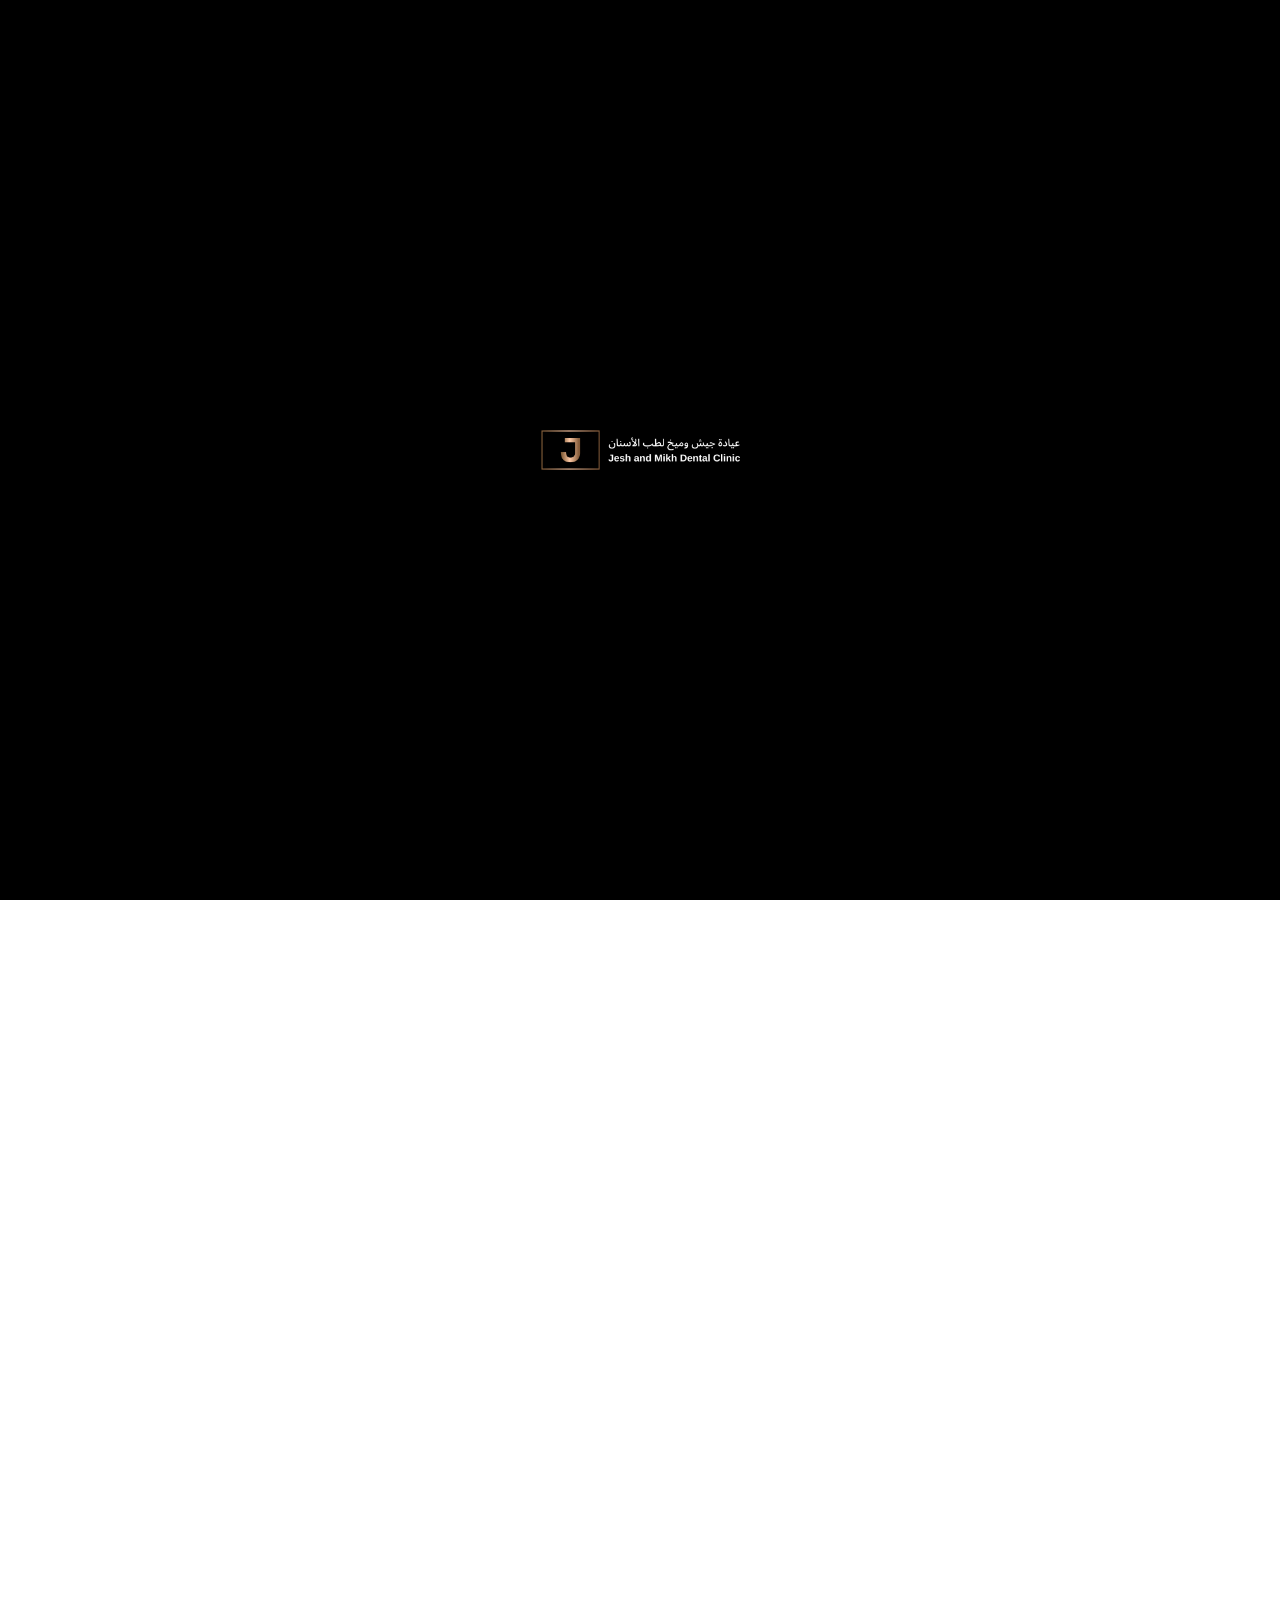
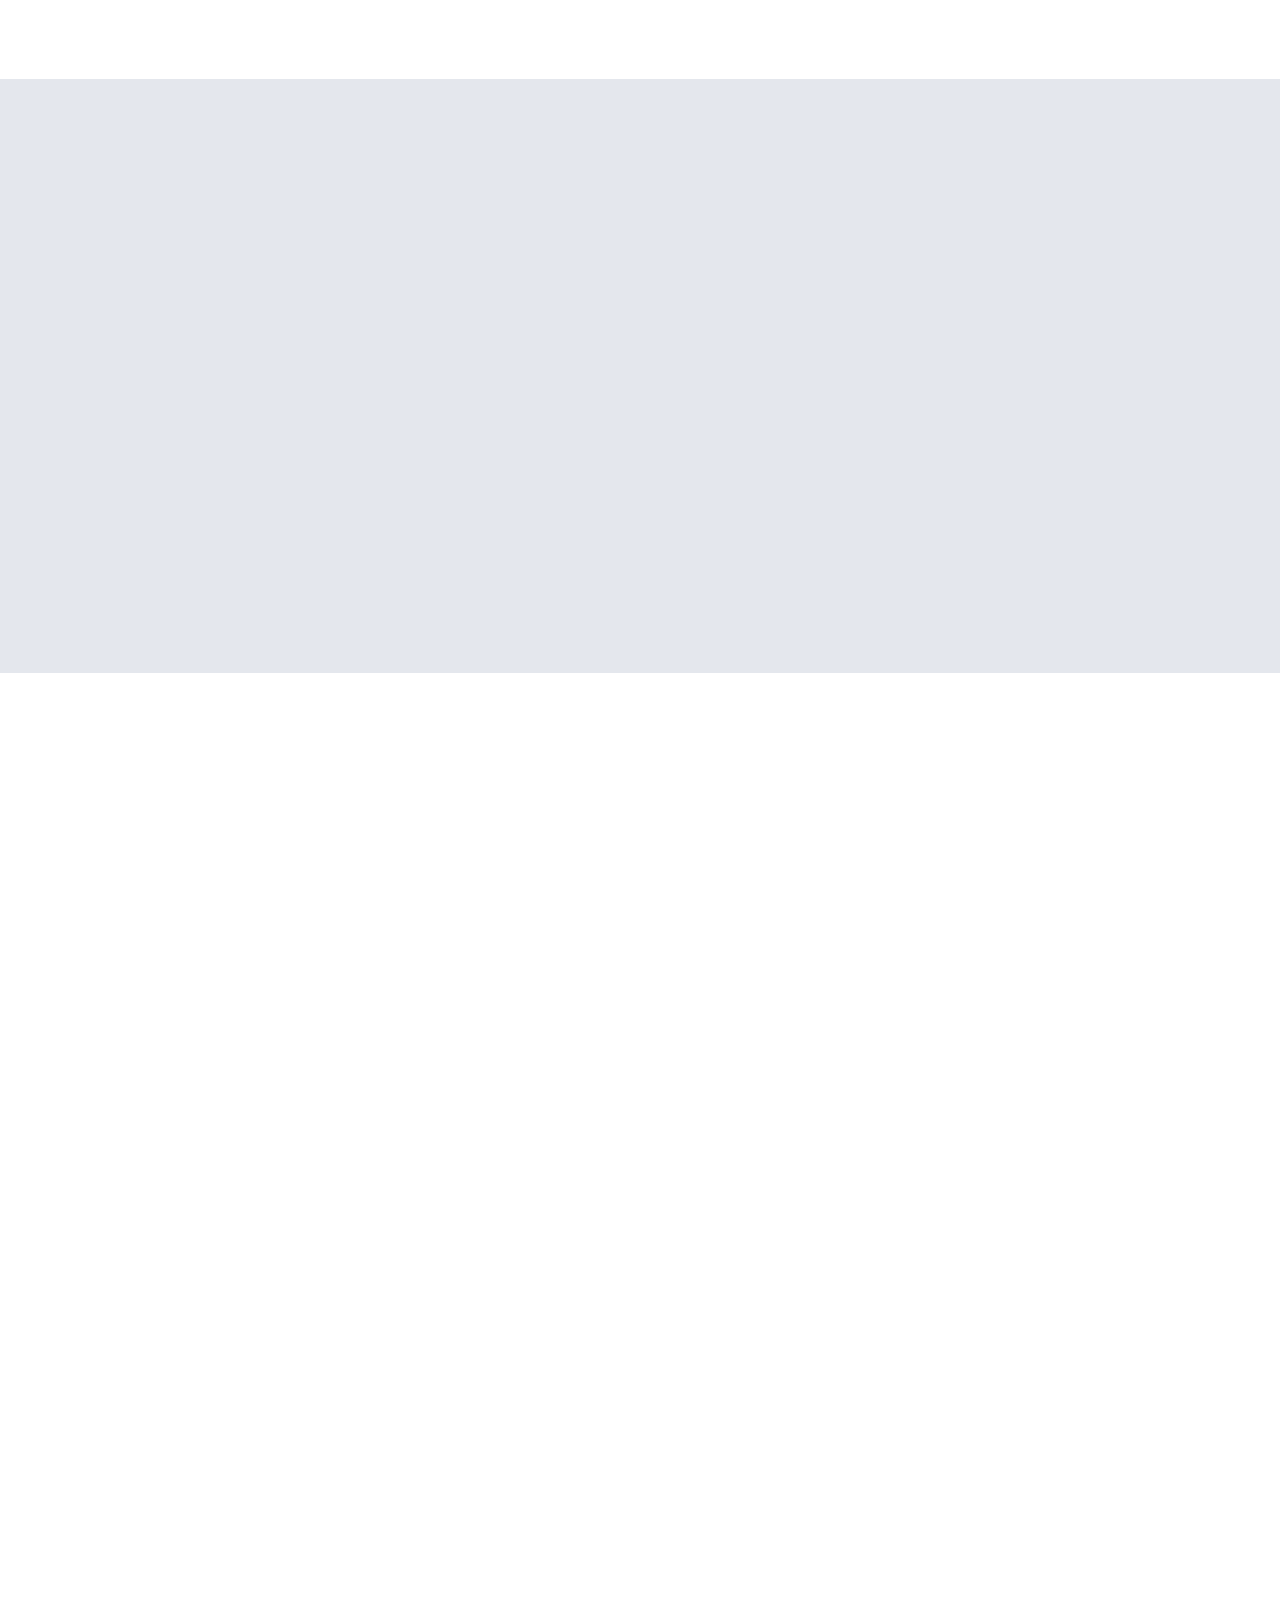
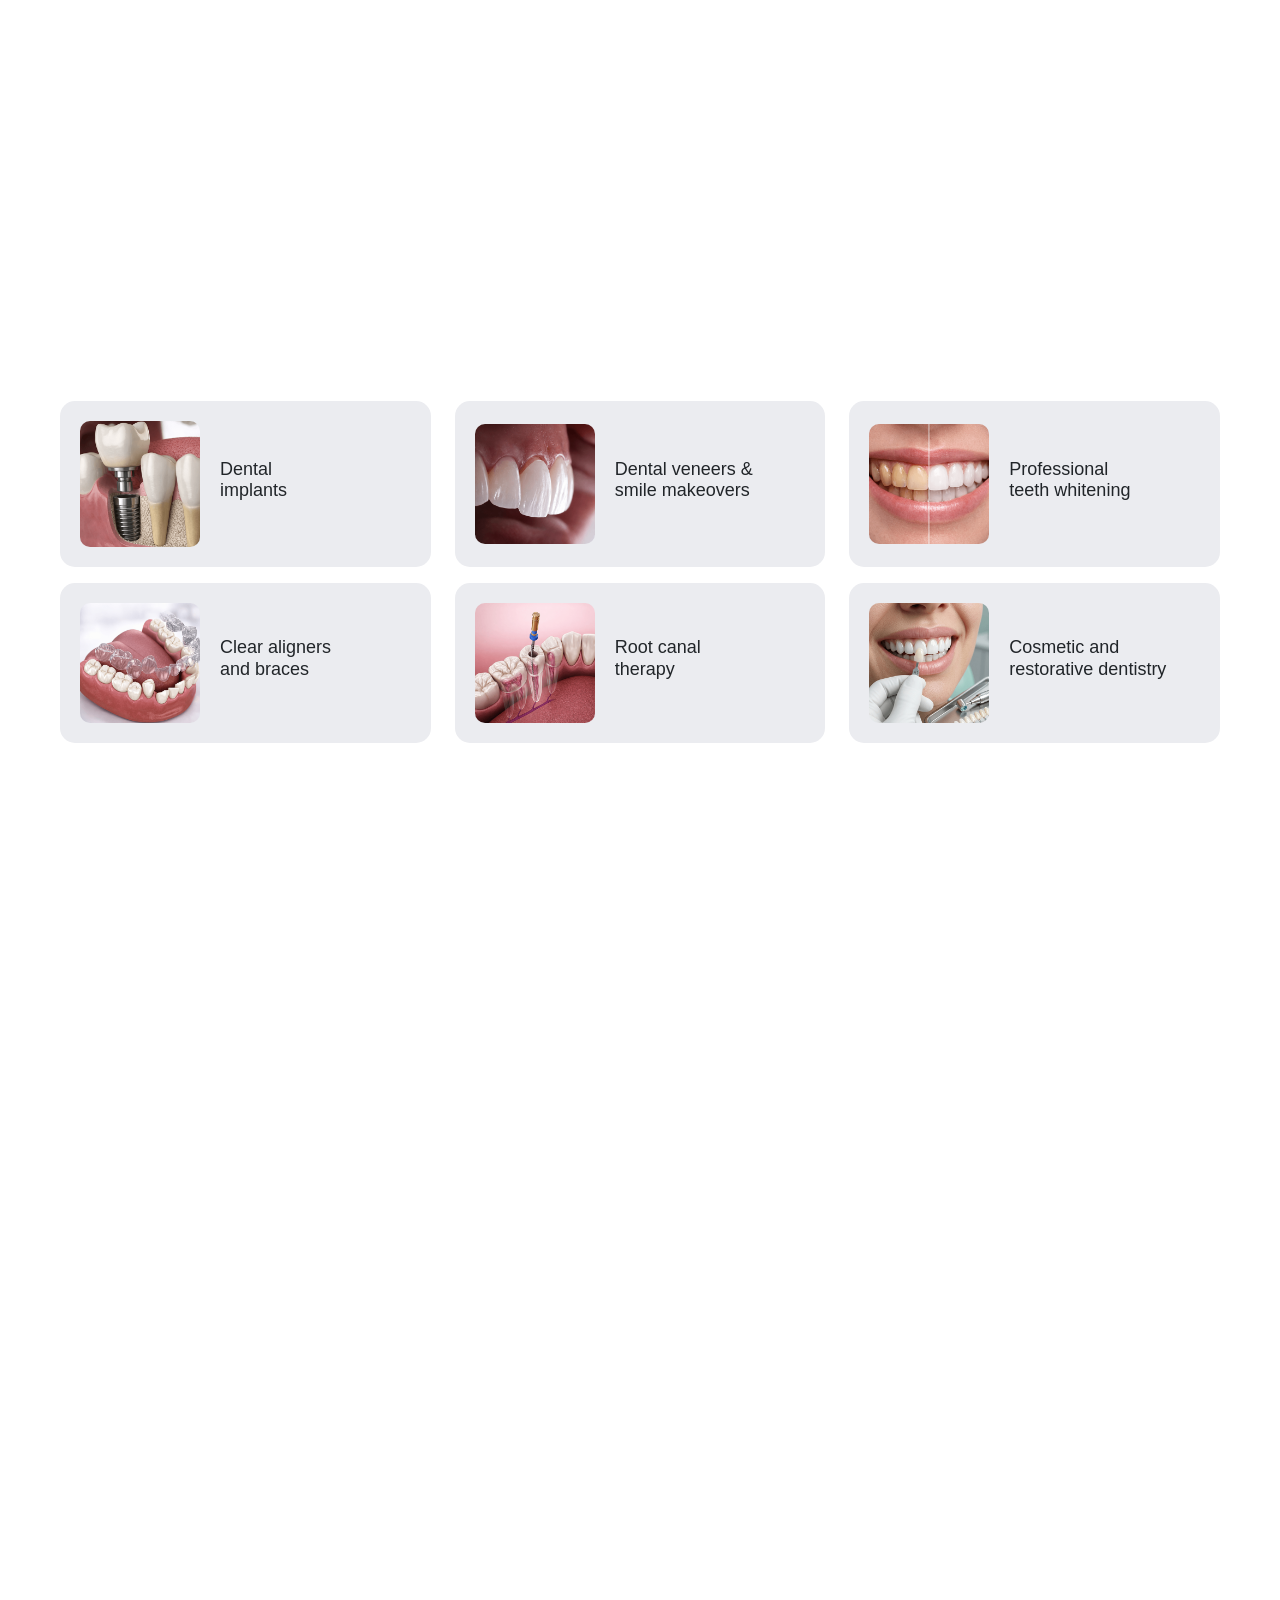
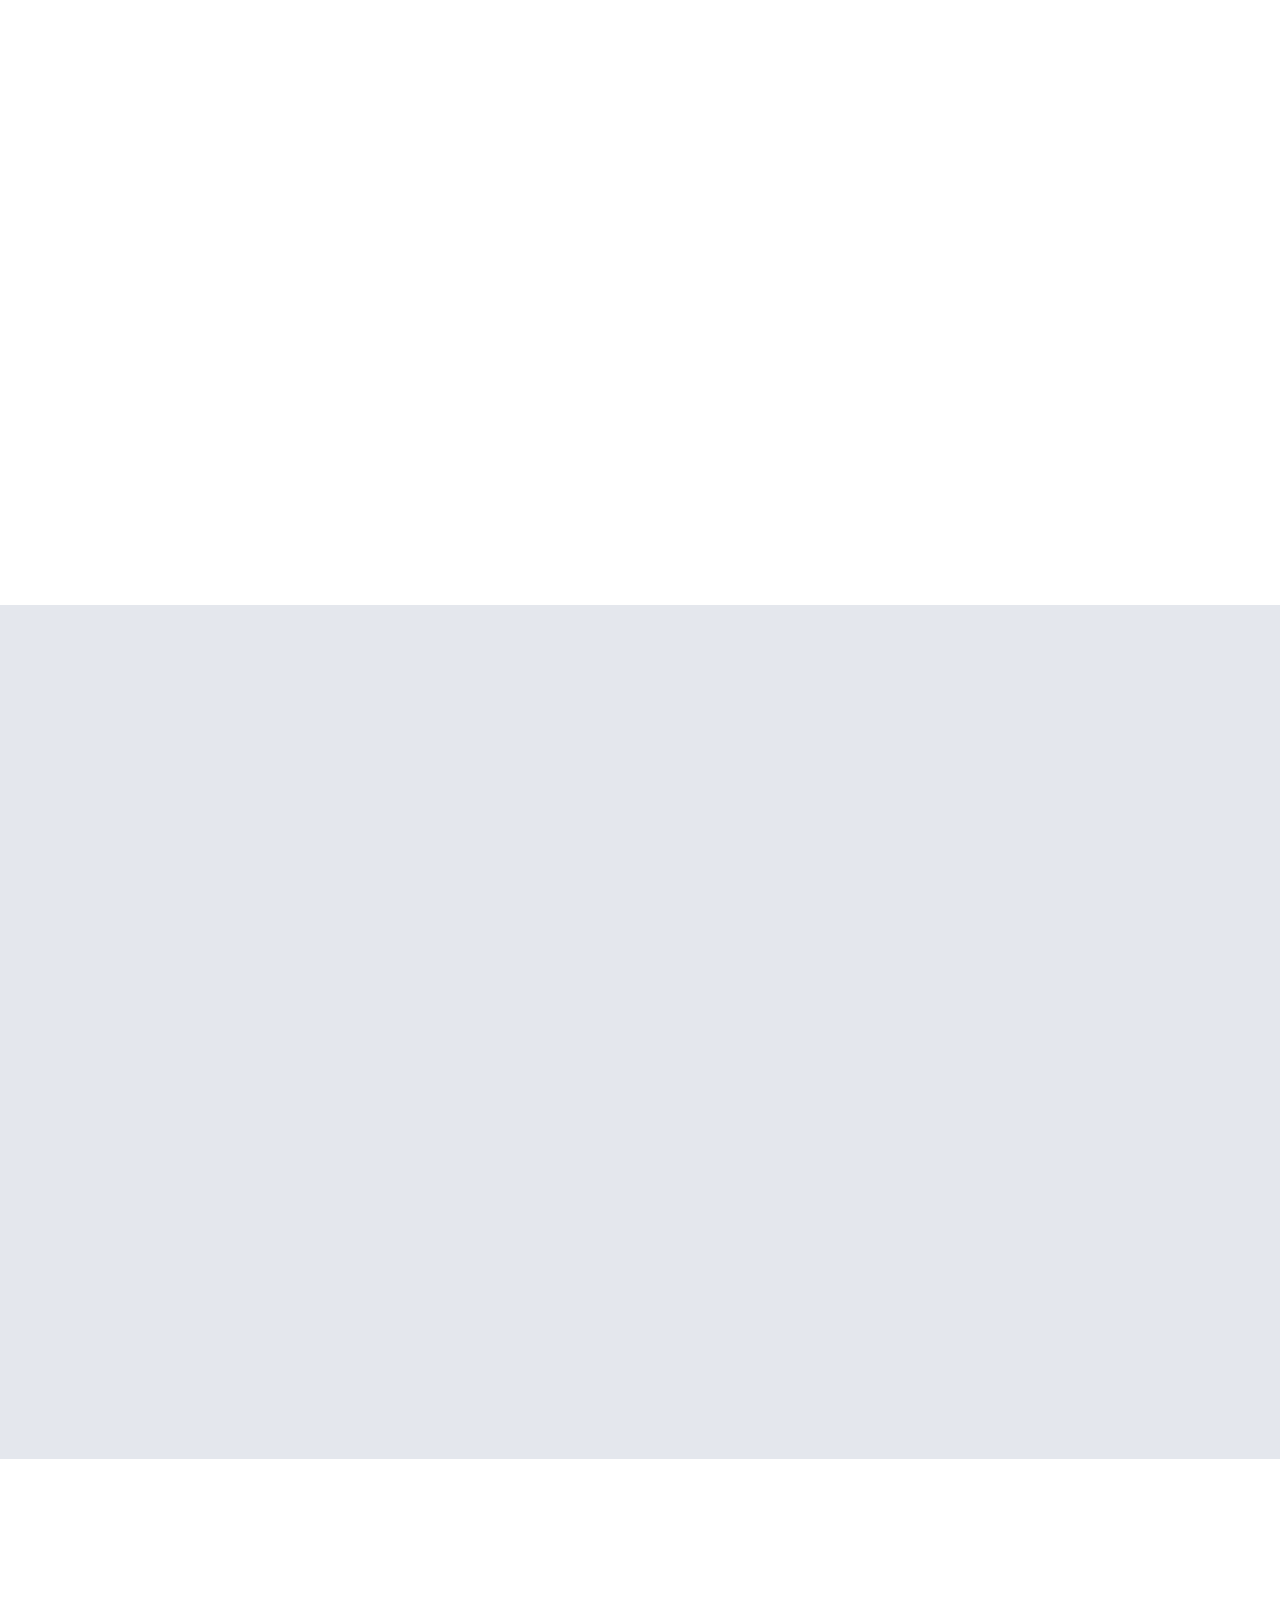
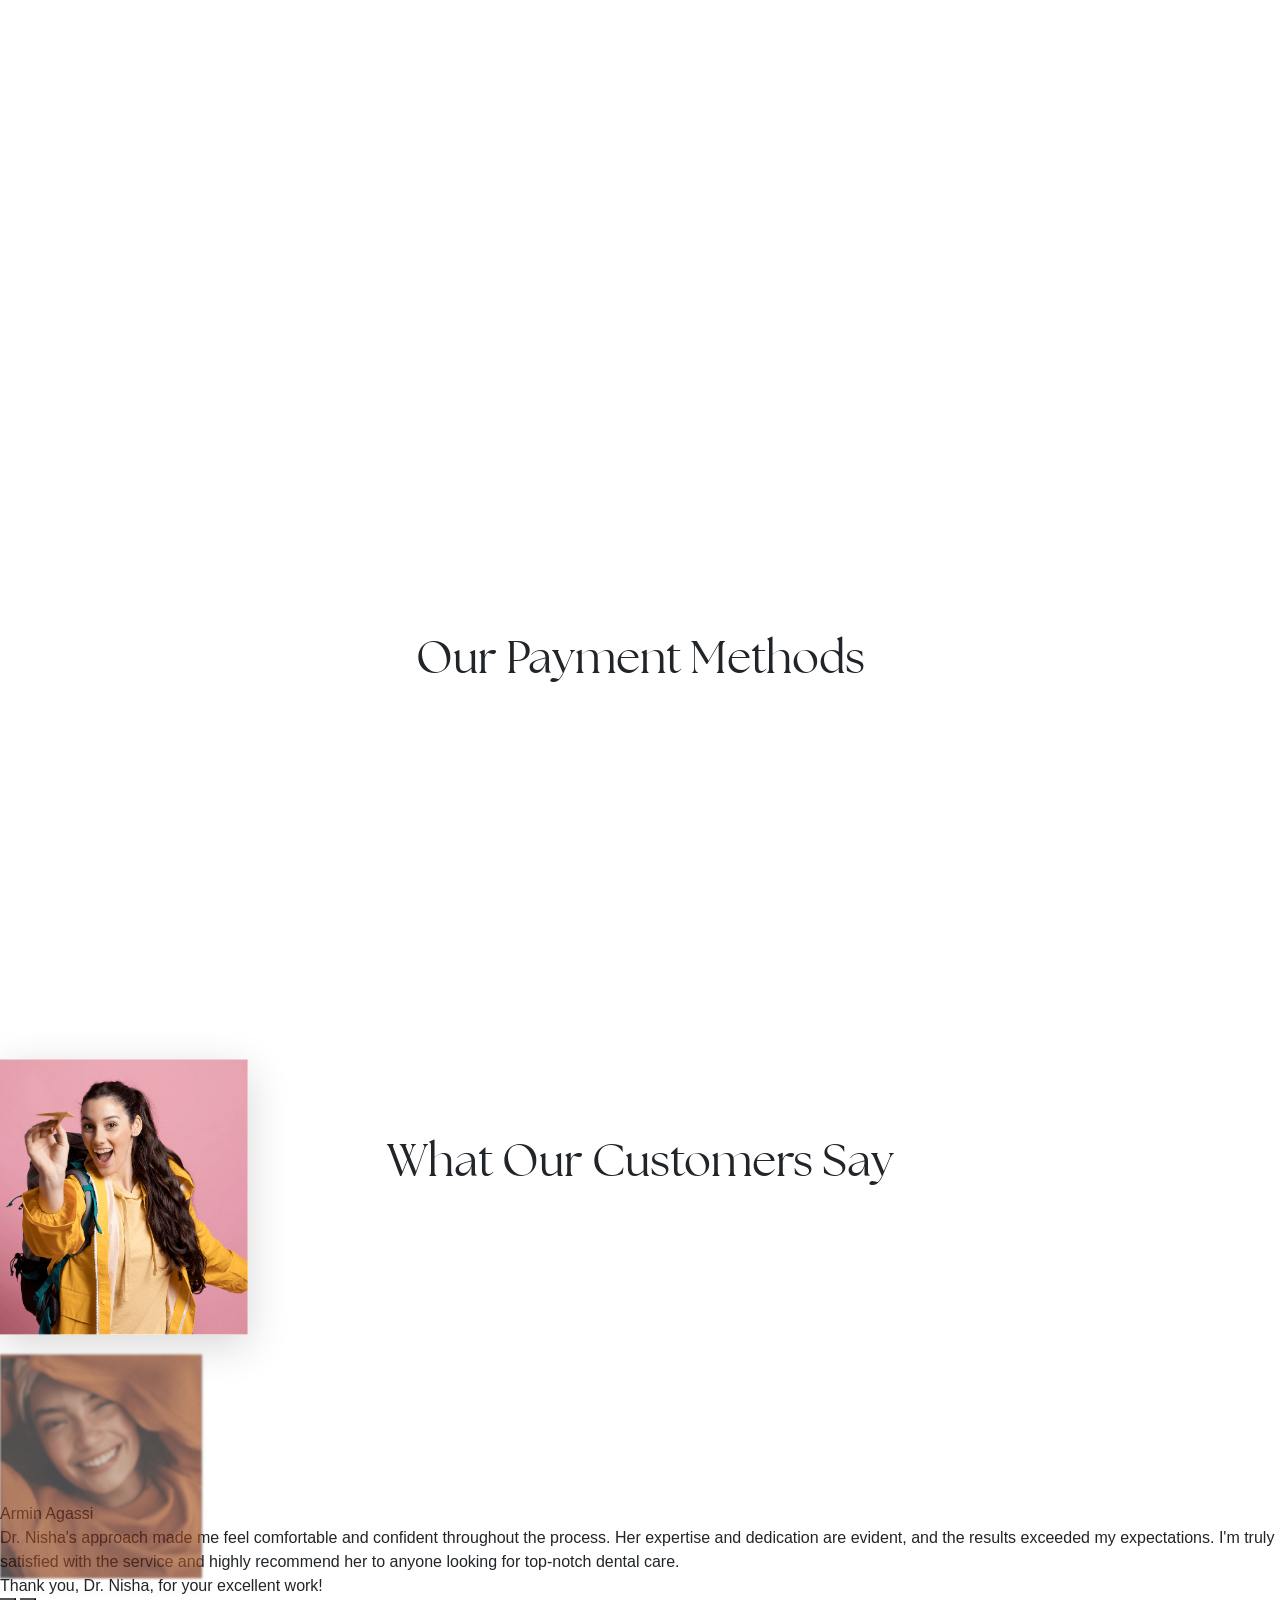
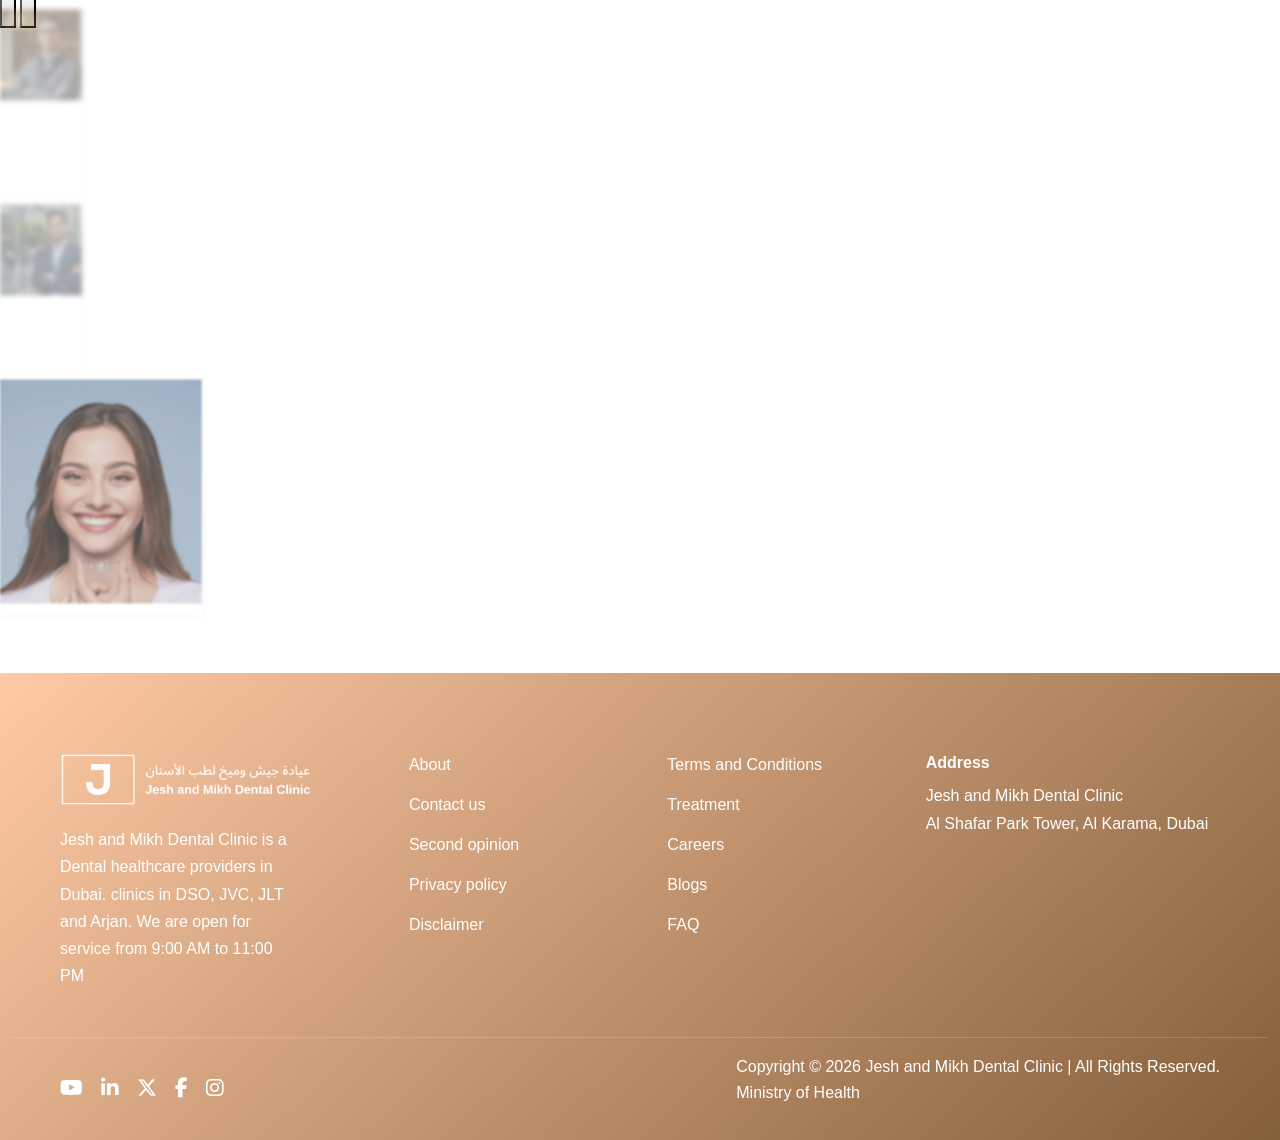
<file: dentel-tourism.html>
<!DOCTYPE html>
<html lang="en">

<head>
    <meta charset="UTF-8">
    <meta name="viewport" content="width=device-width, initial-scale=1.0">

    <title>Jesh and Mikh Dental Clinic</title>

    <link rel="icon" type="image/png" href="assets/img/favicon.png">

    <!-- Bootstrap -->
    <link href="https://cdn.jsdelivr.net/npm/bootstrap@5.3.3/dist/css/bootstrap.min.css" rel="stylesheet">

    <!-- Font Awesome -->
    <link rel="stylesheet" href="https://cdnjs.cloudflare.com/ajax/libs/font-awesome/6.5.2/css/all.min.css">

    <!-- Owl Carousel -->
    <link rel="stylesheet" href="https://cdnjs.cloudflare.com/ajax/libs/OwlCarousel2/2.3.4/assets/owl.carousel.min.css">
    <link rel="stylesheet"
        href="https://cdnjs.cloudflare.com/ajax/libs/OwlCarousel2/2.3.4/assets/owl.theme.default.min.css">
    <link rel="stylesheet" href="assets/css/style.css">
    <link rel="stylesheet" href="assets/fonts/webfont/stylesheet.css">
    <link rel="stylesheet" href="https://unpkg.com/aos@2.3.1/dist/aos.css" />
    <script src="https://cdnjs.cloudflare.com/ajax/libs/gsap/3.12.5/gsap.min.js"></script>



</head>

<body>

    <!-- =============================
        Loader
        ============================= -->
    <div class="loader-wrapper">
        <img src="assets/img/logo.png" alt="Loader" class="loader-img">
    </div>
    <!-- =============================
    Loader
    ============================= -->

    <a href="https://wa.me/+971521000425" class="whatsapp-float" target="_blank">
        <i class="fab fa-whatsapp"></i>
    </a>


    <!-- =============================
NAVBAR
============================= -->

    <nav class="navbar navbar-expand-lg custom-navbar">

        <div class="container">

            <a class="navbar-brand" href="index.html">
                <img src="assets/img/logo.png"></a>

            <button class="navbar-toggler " type="button" data-bs-toggle="collapse" data-bs-target="#navMenu">
                <span class="navbar-toggler-icon"></span>
            </button>

            <div class="collapse navbar-collapse justify-content-end" id="navMenu">

                <ul class="navbar-nav">

                    <li class="nav-item"><a class="nav-link" href="about.html"></a></li>
                    <li class="nav-item dropdown">
                        <a class="nav-link dropdown-toggle-custom" href="#" id="dentalDropdown" role="button"
                            data-bs-toggle="dropdown">
                            About
                            <i class="fa fa-angle-right arrow-icon"></i>
                        </a>
                        <div class="dropdown-menu custom-dropdown custom-dropdown-small">
                            <a class="dropdown-item" href="about.html">Why choose us</a>
                            <a class="dropdown-item" href="#">Gallery</a>
                        </div>
                    </li>
                    <li class="nav-item dropdown">

                        <a class="nav-link dropdown-toggle-custom" href="#" data-bs-toggle="dropdown">
                            Dental
                            <i class="fa fa-angle-right arrow-icon"></i>
                        </a>

                        <div class="dropdown-menu custom-dropdown">
                            <div class="row">
                                <div class="col-md-6 p-0">
                                    <a class="dropdown-item" href="denter-offers.html">Offers</a>
                                    <a class="dropdown-item" href="toothpain-service.html">Tooth Pain</a>
                                    <a class="dropdown-item" href="toothpain-service.html">Dental Fillings</a>
                                    <a class="dropdown-item" href="toothpain-service.html">Pediatric Dentistry</a>
                                    <a class="dropdown-item" href="toothpain-service.html">Invisalign</a>
                                    <a class="dropdown-item" href="toothpain-service.html">Teeth Extraction in Dubai</a>
                                    <a class="dropdown-item" href="toothpain-service.html">Dental Braces</a>
                                </div>
                                <div class="col-md-6 p-0">
                                    <a class="dropdown-item" href="toothpain-service.html">Root Canal Treatment</a>
                                    <a class="dropdown-item" href="toothpain-service.html">Dental Implants</a>
                                    <a class="dropdown-item" href="toothpain-service.html">Cosmetic Dentistry</a>
                                    <a class="dropdown-item" href="toothpain-service.html">Teeth Cleaning &
                                        Polishing</a>
                                    <a class="dropdown-item" href="toothpain-service.html">Teeth Whitening</a>
                                    <a class="dropdown-item" href="toothpain-service.html">Dental Crowns & Bridges</a>
                                    <a class="dropdown-item" href="toothpain-service.html">Dental Veneers</a>
                                    <a class="dropdown-item" href="toothpain-service.html">General Medicine</a>
                                </div>
                            </div>
                        </div>

                                      <li class="nav-item"><a class="nav-link" href="doctors.html">Our Doctors</a></li>
                    <li class="nav-item"><a class="nav-link" href="insurance.html">Insurance</a></li>
                    <li class="nav-item"><a class="nav-link" href="dentel-tourism.html">Dental Tourism</a></li>
                    <li class="nav-item"><a class="nav-link" href="contact.html">Contact</a></li>
                </ul>
                <div class="nav-btns">
                    <a href="">
                        <button type="button" class="nav-btn">Message</button>
                    </a>
                    <a href="">
                        <button type="button" class="nav-btn nav-color-btn">Call Now</button>
                    </a>
                </div>
            </div>

        </div>
    </nav>


    <!-- =============================
    OWL HERO SLIDER
    ============================= -->

    <div class=" hero-slider">

        <div class="about-banner contact-banner" style="background-image:url('assets/img/dentel-tourism-banner.png')">

            <div class="overlay"></div>

            <div class="custom-container">
                <div class="hero-content-service text-center" data-aos="fade-up">
                    <h3>
                        World‑Class Dental <br> Tourism Packages in Dubai
                    </h3>
                    <p>At Jesh and Mikh Dental Clinic, we offer comprehensive dental tourism services that allow <br>
                        you to combine high‑quality dental care with an unforgettable visit to Dubai. Our dental <br>
                        tourism packages are designed for international patients seeking excellent treatment and <br>
                        cost savings without compromising on safety, expertise, or comfort.</p>
                    <div class="d-flex align-items-center justify-content-center gap-2 ">
                        <button class="btn-book btn-fill-bg">Plan your journey</button>
                        <button class="btn-book btn-fill-transperent">View packages</button>
                    </div>
                </div>
            </div>

        </div>
    </div>



    <!-- =============================
            ABOUT SECTION
    ============================= -->

    <section class="section-padding">
        <div class="container">
            <p class="about-para" data-aos="fade-up">
                Dubai has become a preferred global destination for dental tourism due to its advanced dental
                technology, experienced specialists, and competitive pricing compared to many Western countries.
            </p>
        </div>
    </section>

    <!-- =============================
            ABOUT SECTION
    ============================= -->


    <!-- =============================
            WHAT IS DENTEL TOURISM
    ============================= -->
    <section class="section-padding">
        <div class="row align-items-center">
            <div class="col-lg-6 order-2 order-md-1 my-4 my-md-0 ps-3 ps-md-5">
                <div class="appointment-content ps-0">
                    <div class="consultation-content" data-aos="fade-right">
                        <h2 class="section-title">
                            What Is Dental <br> Tourism? 
                        </h2>
                        <p class="mt-3 section-subtitle">
                            Dental tourism refers to travelling abroad specifically to receive dental treatment. It
                            offers patients the opportunity to access world‑class dental care at competitive rates while
                            enjoying all that Dubai has to offer — from luxury experiences to cultural attractions.
                        </p>

                        <p class="mt-3 section-subtitle">
                            Whether you’re already planning a holiday or traveling for treatment alone, Dubai’s high
                            standards of healthcare and hospitality make it an ideal choice.
                        </p>

                    </div>
                </div>
            </div>
            <div class="col-lg-6 p-0 order-1 order-md-2 ">
                <div class="appointment-img image-shine-effect" data-aos="zoom-in">
                    <img src="assets/img/what-is-dental-tourism.png" alt="">
                </div>
            </div>
        </div>
    </section>

    <!-- =============================
            WHAT IS DENTEL TOURISM
    ============================= -->


    <!-- =============================
           WHY CHOOSE DENTEL TOURISM
    ============================= -->

    <section class="section-padding">
        <div class="custom-container">
            <div class="row text-center mb-2 mb-md-5">
                <div class="col-lg-10 mx-auto">
                    <h2 class="section-title" data-aos="fade-up">
                        Why Choose Dubai for Dental Tourism
                    </h2>
                    <p class="section-subtitle" data-aos="fade-up">
                        Dubai offers several advantages that make it a top choice for <br> dental tourists:
                    </p>
                </div>
            </div>
            <div class="row justify-content-center mt-3 mt-md-5" data-aos="fade-up">
                <div class="col-lg-4">
                    <div class="card-gray">
                        <div class="why-choose-img-box">
                            <img src="assets/img/exp-dentel.png" alt="">
                        </div>
                        <h2 class="mt-3 mt-md-4">Expert dental <br> professionals</h2>
                        <p>Highly trained dentists and specialists experienced with international patients</p>
                    </div>
                </div>
                <div class="col-lg-4">
                    <div class="card-gray">
                        <div class="why-choose-img-box">
                            <img src="assets/img/advance-dentel.png" alt="">
                        </div>
                        <h2 class="mt-3 mt-md-4">Advanced <br> technology</h2>
                        <p>Clinics in Dubai use modern digital imaging, 3D scans, and cutting-edge dental equipment</p>
                    </div>
                </div>
                <div class="col-lg-4">
                    <div class="card-gray">
                        <div class="why-choose-img-box">
                            <img src="assets/img/cost-saving.png" alt="">
                        </div>
                        <h2 class="mt-3 mt-md-4">Cost <br> savings</h2>
                        <p>Clinics in Dubai use modern digital imaging, 3D scans, and cutting-edge dental equipment</p>
                    </div>
                </div>
                <div class="col-lg-4">
                    <div class="card-gray">
                        <div class="why-choose-img-box">
                            <img src="assets/img/travel.png" alt="">
                        </div>
                        <h2 class="mt-3 mt-md-4">Convenient <br> travel hub</h2>
                        <p>Clinics in Dubai use modern digital imaging, 3D scans, and cutting-edge dental equipment</p>
                    </div>
                </div>
                <div class="col-lg-4">
                    <div class="card-gray">
                        <div class="why-choose-img-box">
                            <img src="assets/img/world.png" alt="">
                        </div>
                        <h2 class="mt-3 mt-md-4">World‑class <br> hospitality</h2>
                        <p>Clinics in Dubai use modern digital imaging, 3D scans, and cutting-edge dental equipment</p>
                    </div>
                </div>
            </div>
        </div>
    </section>
    <!-- =============================
           WHY CHOOSE DENTEL TOURISM
    ============================= -->



    <!-- =============================
            TOURISM PACKAGE
    ============================= -->

    <section class="section-padding services-section">
        <div class="custom-container">
            <div class="row g-0 g-md-4">
                <div class="col-lg-4 order-2 order-md-1 mt-3 mt-md-0" data-aos="fade-left">
                    <ul class="service-list-points">
                        <li>Comprehensive Treatment Planning</li>
                        <li>Initial consultation and diagnosis</li>
                        <li>Digital X-rays and scans</li>
                        <li>Personalized treatment plan</li>
                        <li>Coordinated Dental Care</li>
                        <li>General dentistry</li>
                        <li>Cosmetic dentistry (veneers, whitening)</li>
                        <li>Dental implants and restorations</li>
                        <li>Orthodontic treatments (braces, aligners)</li>
                    </ul>
                </div>

                <div class="col-lg-4 order-1 order-md-2 mt-0">
                    <div class="appointment-img image-shine-effect" data-aos="zoom-in">
                        <img src="assets/img/dentel-toursm-package.png" alt="">
                    </div>
                </div>

                <div class="col-lg-4 order-3 order-md-3 mt-0" data-aos="fade-right">
                    <ul class="service-list-points">
                        <li>Full mouth rehabilitation</li>
                        <li>Travel Support</li>
                        <li>Guidance with visa requirements</li>
                        <li>Assistance with hotel and transportation planning</li>
                        <li>Local travel coordination</li>
                        <li>Post-Treatment Support</li>
                        <li>Aftercare instructions and recovery planning</li>
                        <li>Virtual follow-up consultations once you return home</li>
                    </ul>
                </div>
            </div>
        </div>
    </section>

    <!-- =============================
            TOURISM PACKAGE
    ============================= -->



    <!-- =============================
            WHAT IS DENTEL TOURISM
    ============================= -->

    <section class="section-padding">
        <div class="row align-items-center">
            <div class="col-lg-6 p-0 ">
                <div class="appointment-img image-shine-effect" data-aos="zoom-in">
                    <img src="assets/img/cost-saving-img.png" alt="">
                </div>
            </div>
            <div class="col-lg-6  my-4 my-md-0 ps-3 ps-md-5">
                <div class="appointment-content ps-0">
                    <div class="consultation-content" data-aos="fade-right">
                        <h2 class="section-title">
                            Cost Savings Compared <br> to Home Countries
                        </h2>
                        <p class="mt-3 section-subtitle">
                            One of the most compelling reasons to opt for dental tourism in Dubai is cost savings
                            without sacrificing quality. Many patients from countries with high dental costs find that
                            treatments such as dental implants, veneers, and orthodontics are significantly more
                            affordable in Dubai.
                        </p>

                        <p class="mt-3 section-subtitle">
                            For example, international data shows that procedures like implants and veneers can cost
                            substantially less when performed in Dubai.
                        </p>

                    </div>
                </div>
            </div>
        </div>
    </section>

    <!-- =============================
            WHAT IS DENTEL TOURISM
    ============================= -->

    <!-- =============================
            POPULAR TREATMENT
    ============================= -->

    <section class="section-padding">
        <div class="custom-container">
            <div class="row text-center mb-2 mb-md-5">
                <div class="col-lg-10 mx-auto">
                    <h2 class="section-title" data-aos="fade-up">
                        Popular Treatments for Dental Tourists
                    </h2>
                    <p class="section-subtitle" data-aos="fade-up">
                        Patients visiting Dubai for dental tourism <br> often choose:
                    </p>
                </div>
            </div>
            <div class="row gy-3">
                <div class="col-lg-4 col-md-6">
                    <div class="card-gray dentel-offer-gary-box">
                        <img src="assets/img/service20.png" alt="" class="mb-0">
                        <h6>Dental <br> implants</h6>
                    </div>
                </div>

                <div class="col-lg-4 col-md-6">
                    <div class="card-gray dentel-offer-gary-box">
                        <img src="assets/img/service10.png" alt="" class="mb-0">
                        <h6>Dental veneers & <br> smile makeovers</h6>
                    </div>
                </div>

                <div class="col-lg-4 col-md-6">
                    <div class="card-gray dentel-offer-gary-box">
                        <img src="assets/img/service9.png" alt="" class="mb-0">
                        <h6>Professional <br> teeth whitening</h6>
                    </div>
                </div>

                <div class="col-lg-4 col-md-6">
                    <div class="card-gray dentel-offer-gary-box">
                        <img src="assets/img/service17.png" alt="" class="mb-0">
                        <h6>Clear aligners <br> and braces</h6>
                    </div>
                </div>

                <div class="col-lg-4 col-md-6">
                    <div class="card-gray dentel-offer-gary-box">
                        <img src="assets/img/service22.png" alt="" class="mb-0">
                        <h6>Root canal <br> therapy</h6>
                    </div>
                </div>

                <div class="col-lg-4 col-md-6">
                    <div class="card-gray dentel-offer-gary-box">
                        <img src="assets/img/service8.png" alt="" class="mb-0">
                        <h6>Cosmetic and <br> restorative dentistry</h6>
                    </div>
                </div>
            </div>
            <p class="section-subtitle mx-auto text-center mt-3 mt-md-5" data-aos="fade-up">
                Whether it’s a complete smile makeover or a specific dental treatment, <br> Dubai offers high‑level care
                for diverse needs.
            </p>


        </div>
    </section>

    <!-- =============================
            POPULAR TREATMENT
    ============================= -->



    <section class="section-padding">
        <div class="custom-container">
            <div class="row align-items-center">
                <div class="col-lg-6 ps-3 ps-md-5 order-2 order-md-1">
                    <div class="appointment-content ps-0">
                        <div class="appointment-content mt-5 mt-md-0">
                            <div class="consultation-content" data-aos="fade-right">
                                <h2 class="service-inner-section-title">
                                    How Long Should You Stay?
                                </h2>
                                <p class="mt-3 section-subtitle">
                                    The length of your stay depends on the treatments you require. Some procedures may
                                    be completed in a single visit, while others may require multiple appointments
                                    spaced over a few days. We plan your treatment schedule to minimize travel time and
                                    maximize treatment efficiency. 
                                </p>

                                <p class="mt-3 section-subtitle">
                                    Our team assists you with planning so you can combine treatment with your travel
                                    plans.
                                </p>
                            </div>
                        </div>
                    </div>
                </div>
                <div class="col-lg-6 p-0 order-1 order-md-2">
                    <div class="about-layout-image-box image-shine-effect" data-aos="zoom-in">
                        <img src="assets/img/how-long-stay.png" alt="">
                    </div>
                </div>
            </div>


            <div class="row align-items-center mt-3 mt-md-5">
                <div class="col-lg-6 p-0">
                    <div class="about-layout-image-box image-shine-effect" data-aos="zoom-in">
                        <img src="assets/img/is-dentel.png" alt="">
                    </div>
                </div>
                <div class="col-lg-6 ps-3 ps-md-5">
                    <div class="appointment-content ps-0">
                        <div class="appointment-content mt-5 mt-md-0">
                            <div class="consultation-content" data-aos="fade-right">
                                <h2 class="service-inner-section-title">
                                    Is Dental Tourism Safe?
                                </h2>
                                <p class="mt-3 section-subtitle">
                                    Yes — dental tourism in Dubai is safe and regulated. Clinics adhere to strict health
                                    standards, and dental professionals are licensed and experienced in treating
                                    international patients. Standard infection control protocols and modern technology
                                    ensure safe, comfortable treatment.
                                </p>

                            </div>
                        </div>
                    </div>
                </div>

            </div>
        </div>
    </section>



    <section class="services-section p-0">
        <div class="row align-items-center">
            <div class="col-lg-6 order-2 order-md-1 my-4 my-md-0 ps-3 ps-md-5">
                <div class="appointment-content ps-0">
                    <div class="consultation-content" data-aos="fade-right">
                        <h2 class="section-title">
                            Why Choose Jesh and <br> Mikh Dental Clinic for <br> Dental Tourism
                        </h2>
                        <ul class="service-list-points">
                            <li>Personalized treatment planning for international patients</li>
                            <li>Multilingual support and travel guidance</li>
                            <li>Experienced dentists across all specialties</li>
                            <li>Modern facilities and advanced dental technology</li>
                            <li>Assistance with pre‑ and post‑treatment coordination</li>
                            <li>Convenient location in Al Karama, Dubai</li>
                        </ul>
                         <p class="mt-3 section-subtitle">
                                    We make your journey to a healthier smile as smooth and <br> enjoyable as possible.
                        </p>

                    </div>
                </div>
            </div>
            <div class="col-lg-6 p-0 order-1 order-md-2 ">
                <div class="appointment-img image-shine-effect" data-aos="zoom-in">
                    <img src="assets/img/why-choose-dentel-tourism.png" alt="">
                </div>
            </div>
        </div>
    </section>




    <!-- =============================
            FORM SECTION
    ============================= -->


    <section class="appointment-section" id="form-section">
        <div class="appointment-image image-shine-effect" data-aos="zoom-in">
            <img src="assets/img/appointment-section.png">
        </div>
        <div class="appointment-content" data-aos="fade-left">
            <h2>Book Your<br>Appointment</h2>
            <form>
                <div class="form-group">
                    <input type="text" placeholder="Enter your name">
                </div>

                <div class="form-group">
                    <input type="text" placeholder="Enter your Mobile number">
                </div>
                <div class="form-group">
                    <textarea placeholder="Message"></textarea>
                </div>
                <button class="btn-book">Book now</button>
            </form>
        </div>
    </section>
    <!-- =============================
            FORM SECTION
    ============================= -->









    <!-- =============================
            PEYMENT SECTION
    ============================= -->



    <section class="payment-section">
        <h2 class="section-title">Our Payment Methods</h2>
        <div class="owl-carousel payment-slider">
            <div class="payment-card" data-aos="fade-up">
                <img src="assets/img/payment-1.png" alt="">
            </div>
            <div class="payment-card" data-aos="fade-up">
                <img src="assets/img/payment-2.png" alt="">
            </div>
            <div class="payment-card" data-aos="fade-up">
                <img src="assets/img/payment-3.png" alt="">
            </div>
            <div class="payment-card" data-aos="fade-up">
                <img src="assets/img/payment-1.png" alt="">
            </div>
        </div>
    </section>

    <!-- =============================
            PEYMENT SECTION
    ============================= -->

    <!-- =============================
            TESTIMONIAL SECTION
    ============================= -->
    <section class="section-padding">

        <div class="testimonial-slider" id="ts-root">

            <!-- Title -->
            <h2 class="section-title text-center">What Our Customers Say</h2>

            <!-- Carousel -->
            <div class="testimonial-slider__carousel" id="ts-carousel">

                <div class="testimonial-slider__stage" id="ts-stage"></div>
            </div>

            <div class="testimonial-slider__content" id="ts-content">
                <div class="testimonial-slider__name" id="ts-name"></div>
                <div class="testimonial-slider__quote" id="ts-quote"></div>
                <div class="testimonial-slider__thanks" id="ts-thanks"></div>


                <!-- Prev arrow -->
                <button class="testimonial-slider__arrow testimonial-slider__arrow--prev" id="ts-prev"
                    aria-label="Previous slide">
                    <svg viewBox="0 0 24 24" fill="none" stroke-width="2" stroke-linecap="round"
                        stroke-linejoin="round">
                        <polyline points="15 18 9 12 15 6" />
                    </svg>
                </button>


                <!-- Next arrow -->
                <button class="testimonial-slider__arrow testimonial-slider__arrow--next" id="ts-next"
                    aria-label="Next slide">
                    <svg viewBox="0 0 24 24" fill="none" stroke-width="2" stroke-linecap="round"
                        stroke-linejoin="round">
                        <polyline points="9 18 15 12 9 6" />
                    </svg>
                </button>
            </div>

            <!-- Dots (injected by JS) -->
            <div class="testimonial-slider__dots" id="ts-dots"></div>

        </div>
    </section>

    <!-- =============================
            TESTIMONIAL SECTION
    ============================= -->

    <!-- =============================
            FAQ SECTION
    ============================= -->

    <section class="faq-section">
        <div class="faq-title" data-aos="fade-right">
            <h2>Frequently Asked <span>Question</span></h2>
        </div>

        <div class="faq-container" data-aos="fade-left">

            <div class="faq-item active">
                <div class="faq-question">
                    <span>How often should I visit a dentist?</span>
                    <span class="faq-icon">−</span>
                </div>
                <div class="faq-answer">
                    Routine dental checkups every six months help maintain good oral health and prevent major dental
                    problems.
                </div>
            </div>

            <div class="faq-item">
                <div class="faq-question">
                    <span>What are early signs of dental problems?</span>
                    <span class="faq-icon">+</span>
                </div>
                <div class="faq-answer">
                    <ul>
                        <li>Tooth pain or sensitivity</li>
                        <li>Bleeding gums</li>
                        <li>Bad breath</li>
                        <li>Tooth discoloration</li>
                        <li>Loose teeth</li>
                    </ul>
                </div>
            </div>

            <div class="faq-item">
                <div class="faq-question">
                    <span>When should a child visit a dentist first?</span>
                    <span class="faq-icon">+</span>
                </div>
                <div class="faq-answer">
                    A child's first dental visit should be around their first birthday or when the first tooth appears.
                </div>
            </div>
            <div class="faq-item">
                <div class="faq-question">
                    <span>How much does dental treatment cost in Dubai?</span>
                    <span class="faq-icon">+</span>
                </div>
                <div class="faq-answer">
                    Treatment cost depends on the procedure. A consultation helps determine the exact treatment plan and
                    pricing.
                </div>
            </div>
        </div>
    </section>

    <!-- =============================
            FAQ SECTION
    ============================= -->

    <!-- =============================
            FOOTER
    ============================= -->
    <footer>

        <div class="custom-container">
            <div class="footer-top">

                <!-- Brand -->
                <div class="brand-col">
                    <div class="brand-logo">
                        <img src="assets/img/white-logo.png" alt="">
                    </div>
                    <p class="brand-desc">
                        Jesh and Mikh Dental Clinic is a Dental healthcare providers in Dubai. clinics in
                        DSO, JVC, JLT
                        and Arjan. We are open for service from 9:00 AM to 11:00 PM
                    </p>
                </div>

                <!-- Nav col 1 -->
                <nav class="footer-nav">
                    <ul>
                        <li><a href="#">About</a></li>
                        <li><a href="#">Contact us</a></li>
                        <li><a href="#">Second opinion</a></li>
                        <li><a href="#">Privacy policy</a></li>
                        <li><a href="#">Disclaimer</a></li>
                    </ul>
                </nav>

                <!-- Nav col 2 -->
                <nav class="footer-nav">
                    <ul>
                        <li><a href="#">Terms and Conditions</a></li>
                        <li><a href="#">Treatment</a></li>
                        <li><a href="#">Careers</a></li>
                        <li><a href="#">Blogs</a></li>
                        <li><a href="#">FAQ</a></li>
                    </ul>
                </nav>

                <!-- Address -->
                <div class="footer-address">
                    <h4>Address</h4>
                    <p>
                        Jesh and Mikh Dental Clinic <br />
                        Al Shafar Park Tower, Al Karama, Dubai
                    </p>
                </div>

            </div>
            <hr class="footer-divider" />

            <div class="footer-bottom">
                <!-- Social Icons -->
                <div class="social-links">
                    <a href="#" aria-label="YouTube"><i class="fab fa-youtube"></i></a>
                    <a href="#" aria-label="LinkedIn"><i class="fab fa-linkedin-in"></i></a>
                    <a href="#" aria-label="X"><i class="fab fa-x-twitter"></i></a>
                    <a href="#" aria-label="Facebook"><i class="fab fa-facebook-f"></i></a>
                    <a href="#" aria-label="Instagram"><i class="fab fa-instagram"></i></a>
                </div>

                <!-- Copyright -->
                <p class="footer-copy">
                    Copyright © 2026 Jesh and Mikh Dental Clinic | All Rights Reserved.<br />
                    Ministry of Health
                </p>
            </div>
        </div>



    </footer>

    <!-- =============================
            FOOTER
    ============================= -->




    <!-- =============================
SCRIPTS
============================= -->

    <!-- jQuery -->
    <script src="https://code.jquery.com/jquery-3.7.1.min.js"></script>

    <!-- Bootstrap -->
    <script src="https://cdn.jsdelivr.net/npm/bootstrap@5.3.3/dist/js/bootstrap.bundle.min.js"></script>

    <!-- Owl Carousel -->
    <script src="https://cdnjs.cloudflare.com/ajax/libs/OwlCarousel2/2.3.4/owl.carousel.min.js"></script>

    <!-- AOS -->
    <script src="https://unpkg.com/aos@2.3.1/dist/aos.js"></script>

    <script>
        AOS.init({
            duration: 1000,
            once: false
        });
    </script>

    <script>
        /* -----------------------------
        NAVBAR SCROLL EFFECT
        ----------------------------- */

        $(window).on("scroll", function () {

            if ($(this).scrollTop() > 50) {
                $(".custom-navbar").addClass("navbar-scrolled");
            } else {
                $(".custom-navbar").removeClass("navbar-scrolled");
            }

        });
    </script>



    <script>
        $('.payment-slider').owlCarousel({
            loop: true,
            margin: 30,
            nav: false,
            dots: true,
            autoplay: true,
            autoplayTimeout: 3000,
            autoplayHoverPause: true,
            responsive: {

                0: {
                    items: 1
                },

                768: {
                    items: 2
                },

                1200: {
                    items: 3
                }

            }

        });
    </script>

    <script>
        const faqItems = document.querySelectorAll(".faq-item");

        faqItems.forEach(item => {

            const question = item.querySelector(".faq-question");

            question.addEventListener("click", () => {

                faqItems.forEach(i => {
                    if (i !== item) {
                        i.classList.remove("active");
                        i.querySelector(".faq-icon").textContent = "+";
                    }
                });

                item.classList.toggle("active");

                const icon = item.querySelector(".faq-icon");

                icon.textContent = item.classList.contains("active") ? "−" : "+";

            });

        });
    </script>

    <script>
        /* ============================================================
     DATA
  ============================================================ */
        const TESTIMONIALS = [{
                name: "Armin Agassi",
                quote: "Dr. Nisha's approach made me feel comfortable and confident throughout the process. Her expertise and dedication are evident, and the results exceeded my expectations. I'm truly satisfied with the service and highly recommend her to anyone looking for top-notch dental care.",
                thanks: "Thank you, Dr. Nisha, for your excellent work!",
                img: "assets/img/testimonial-1.png"
            },
            {
                name: "Sarah Mitchell",
                quote: "I had been nervous about dental visits my whole life, but Dr. Nisha completely changed that for me. The clinic is warm, welcoming, and every procedure was painless. I finally have the smile I always dreamed of!",
                thanks: "Thank you so much for transforming my smile!",
                img: "assets/img/testimonial-2.png"
            },
            {
                name: "James Thornton",
                quote: "Professional, thorough, and genuinely caring. Dr. Nisha took the time to explain every step and made sure I was comfortable. The quality of work is outstanding and I couldn't be happier with my results.",
                thanks: "Highly recommend to everyone!",
                img: "assets/img/testimonial-3.png"
            },
            {
                name: "Priya Sharma",
                quote: "The entire team is wonderful. From the moment you walk in, you feel at ease. Dr. Nisha's skill and attention to detail is unmatched. My teeth have never looked or felt better. A truly exceptional experience.",
                thanks: "Forever grateful for the beautiful results!",
                img: "assets/img/testimonial-4.png"
            },
            {
                name: "Lucas Ferreira",
                quote: "I came in for a routine cleaning and left feeling like a new person. The professionalism and warmth of the staff is remarkable. Dr. Nisha is clearly passionate about her craft and it shows in every visit.",
                thanks: "Best dental experience I've ever had!",
                img: "assets/img/testimonial-5.png"
            }
        ];

        /* ============================================================
           CONSTANTS
        ============================================================ */
        const DURATION = 0.65;
        const B = 'testimonial-slider';

        /* ============================================================
           STATE
        ============================================================ */
        let current = 0;
        let busy = false;
        const total = TESTIMONIALS.length;

        /* ============================================================
           DOM REFS
        ============================================================ */
        const rootEl = document.getElementById('ts-root');
        const carouselEl = document.getElementById('ts-carousel');
        const stageEl = document.getElementById('ts-stage');
        const dotsEl = document.getElementById('ts-dots');
        const nameEl = document.getElementById('ts-name');
        const quoteEl = document.getElementById('ts-quote');
        const thanksEl = document.getElementById('ts-thanks');
        const contentEl = document.getElementById('ts-content');
        const prevBtn = document.getElementById('ts-prev');
        const nextBtn = document.getElementById('ts-next');

        const slideEls = [];
        const dotEls = [];

        /* ============================================================
           RESPONSIVE SLOT CONFIG
           Recalculates based on actual carousel width.
           Returns array of 5 slot objects.
        ============================================================ */
        function buildSlots(stageW) {
            const cx = stageW / 2;

            if (stageW <= 380) {
                // Mobile XS: only 1 visible (center only)
                return [{
                        dx: -stageW,
                        w: stageW * 0.52,
                        h: 200,
                        z: 1,
                        opacity: 0,
                        blur: 0,
                        bright: 1
                    },
                    {
                        dx: -stageW * 0.6,
                        w: stageW * 0.52,
                        h: 200,
                        z: 2,
                        opacity: 0,
                        blur: 0,
                        bright: 1
                    },
                    {
                        dx: 0,
                        w: stageW * 0.60,
                        h: 220,
                        z: 4,
                        opacity: 1,
                        blur: 0,
                        bright: 1
                    },
                    {
                        dx: stageW * 0.6,
                        w: stageW * 0.52,
                        h: 200,
                        z: 2,
                        opacity: 0,
                        blur: 0,
                        bright: 1
                    },
                    {
                        dx: stageW,
                        w: stageW * 0.52,
                        h: 200,
                        z: 1,
                        opacity: 0,
                        blur: 0,
                        bright: 1
                    },
                ];
            }

            if (stageW <= 520) {
                // Mobile: center + two faded sides peeking
                const cw = stageW * 0.58;
                const sw = stageW * 0.30;
                return [{
                        dx: -(cw * 0.5 + sw * 0.5 + 10) - sw * 0.4,
                        w: sw * 0.7,
                        h: 170,
                        z: 1,
                        opacity: 0.25,
                        blur: 3,
                        bright: 0.75
                    },
                    {
                        dx: -(cw * 0.5 + sw * 0.5 + 8),
                        w: sw,
                        h: 195,
                        z: 2,
                        opacity: 0.60,
                        blur: 1,
                        bright: 0.85
                    },
                    {
                        dx: 0,
                        w: cw,
                        h: 230,
                        z: 4,
                        opacity: 1,
                        blur: 0,
                        bright: 1
                    },
                    {
                        dx: (cw * 0.5 + sw * 0.5 + 8),
                        w: sw,
                        h: 195,
                        z: 2,
                        opacity: 0.60,
                        blur: 1,
                        bright: 0.85
                    },
                    {
                        dx: (cw * 0.5 + sw * 0.5 + 10) + sw * 0.4,
                        w: sw * 0.7,
                        h: 170,
                        z: 1,
                        opacity: 0.25,
                        blur: 3,
                        bright: 0.75
                    },
                ];
            }

            if (stageW <= 768) {
                // Tablet: 3 prominent cards, far cards barely visible
                const cw = Math.min(220, stageW * 0.42);
                const sw = Math.min(165, stageW * 0.30);
                const fw = Math.min(70, stageW * 0.12);
                const gap = 14;
                return [{
                        dx: -(cw / 2 + sw + fw / 2 + gap * 2),
                        w: fw,
                        h: 175,
                        z: 1,
                        opacity: 0.30,
                        blur: 2.5,
                        bright: 0.78
                    },
                    {
                        dx: -(cw / 2 + sw / 2 + gap),
                        w: sw,
                        h: 210,
                        z: 2,
                        opacity: 0.68,
                        blur: 0.8,
                        bright: 0.88
                    },
                    {
                        dx: 0,
                        w: cw,
                        h: 250,
                        z: 4,
                        opacity: 1,
                        blur: 0,
                        bright: 1
                    },
                    {
                        dx: (cw / 2 + sw / 2 + gap),
                        w: sw,
                        h: 210,
                        z: 2,
                        opacity: 0.68,
                        blur: 0.8,
                        bright: 0.88
                    },
                    {
                        dx: (cw / 2 + sw + fw / 2 + gap * 2),
                        w: fw,
                        h: 175,
                        z: 1,
                        opacity: 0.30,
                        blur: 2.5,
                        bright: 0.78
                    },
                ];
            }

            // Desktop: full 5-card layout
            const cw = Math.min(248, stageW * 0.26);
            const sw = Math.min(202, stageW * 0.21);
            const fw = Math.min(82, stageW * 0.085);
            const gap = 18;
            return [{
                    dx: -(cw / 2 + sw + fw / 2 + gap * 2),
                    w: fw,
                    h: 195,
                    z: 1,
                    opacity: 0.38,
                    blur: 2.5,
                    bright: 0.78
                },
                {
                    dx: -(cw / 2 + sw / 2 + gap),
                    w: sw,
                    h: 235,
                    z: 2,
                    opacity: 0.70,
                    blur: 0.8,
                    bright: 0.88
                },
                {
                    dx: 0,
                    w: cw,
                    h: 275,
                    z: 4,
                    opacity: 1,
                    blur: 0,
                    bright: 1
                },
                {
                    dx: (cw / 2 + sw / 2 + gap),
                    w: sw,
                    h: 235,
                    z: 2,
                    opacity: 0.70,
                    blur: 0.8,
                    bright: 0.88
                },
                {
                    dx: (cw / 2 + sw + fw / 2 + gap * 2),
                    w: fw,
                    h: 195,
                    z: 1,
                    opacity: 0.38,
                    blur: 2.5,
                    bright: 0.78
                },
            ];
        }

        /* ============================================================
           CAROUSEL HEIGHT  (based on center slot height + padding)
        ============================================================ */
        function carouselHeight(slots) {
            return slots[2].h + 30; // center card + vertical breathing room
        }

        /* ============================================================
           SLOT INDEX  for slide i
        ============================================================ */
        function slotOf(i) {
            const diff = (i - current + total) % total;
            if (diff === 0) return 2;
            if (diff === 1) return 3;
            if (diff === 2) return 4;
            if (diff === total - 1) return 1;
            if (diff === total - 2) return 0;
            return null;
        }

        /* ============================================================
           APPLY SLOT  (GSAP set or to)
        ============================================================ */
        function applySlot(el, slotIdx, instant, slots) {
            const stageW = stageEl.offsetWidth;
            const centerX = stageW / 2;

            if (slotIdx === null) {
                gsap.to(el, {
                    opacity: 0,
                    duration: 0.25,
                    ease: 'power2.out'
                });
                return;
            }

            const s = slots[slotIdx];
            const x = centerX + s.dx - s.w / 2;
            const props = {
                left: x,
                top: '50%',
                yPercent: -50,
                width: s.w,
                height: s.h,
                opacity: s.opacity,
                zIndex: s.z,
                filter: `blur(${s.blur}px) brightness(${s.bright})`,
                boxShadow: slotIdx === 2 ?
                    '0 10px 40px rgba(0,0,0,0.16)' : '0 2px 8px rgba(0,0,0,0.06)'
            };

            instant
                ?
                gsap.set(el, props) :
                gsap.to(el, {
                    ...props,
                    duration: DURATION,
                    ease: 'power3.inOut'
                });
        }

        /* ============================================================
           UPDATE DOTS
        ============================================================ */
        function updateDots() {
            dotEls.forEach((d, i) =>
                d.classList.toggle(`${B}__dot--active`, i === current));
        }

        /* ============================================================
           UPDATE TEXT  (crossfade)
        ============================================================ */
        function updateText(animate) {
            const t = TESTIMONIALS[current];
            if (!animate) {
                nameEl.textContent = t.name;
                quoteEl.textContent = t.quote;
                thanksEl.textContent = t.thanks;
                return;
            }
            gsap.to(contentEl, {
                opacity: 0,
                y: -8,
                duration: 0.2,
                ease: 'power2.in',
                onComplete() {
                    nameEl.textContent = t.name;
                    quoteEl.textContent = t.quote;
                    thanksEl.textContent = t.thanks;
                    gsap.fromTo(contentEl, {
                        opacity: 0,
                        y: 10
                    }, {
                        opacity: 1,
                        y: 0,
                        duration: 0.4,
                        ease: 'power2.out'
                    });
                }
            });
        }

        /* ============================================================
           RENDER  (place all slides for current state)
        ============================================================ */
        function render(instant) {
            const slots = buildSlots(stageEl.offsetWidth);
            // Update carousel height
            carouselEl.style.setProperty('--carousel-h', carouselHeight(slots) + 'px');
            carouselEl.style.height = carouselHeight(slots) + 'px';

            slideEls.forEach((el, i) => applySlot(el, slotOf(i), instant, slots));
            updateDots();
        }

        /* ============================================================
           INIT  (no animation)
        ============================================================ */
        function init() {
            render(true);
            updateText(false);
        }

        /* ============================================================
           GO TO SLIDE
        ============================================================ */
        function goTo(idx) {
            if (busy) return;
            const next = ((idx % total) + total) % total;
            if (next === current) return;

            busy = true;
            current = next;

            render(false);
            updateText(true);

            setTimeout(() => {
                busy = false;
            }, DURATION * 1000 + 60);
        }

        /* ============================================================
           BUILD SLIDES & DOTS
        ============================================================ */
        TESTIMONIALS.forEach((t, i) => {
            const slide = document.createElement('div');
            slide.className = `${B}__slide`;
            const img = document.createElement('img');
            img.className = `${B}__slide-img`;
            img.src = t.img;
            img.alt = t.name;
            slide.appendChild(img);
            slide.addEventListener('click', () => {
                if (!busy) goTo(i);
            });
            stageEl.appendChild(slide);
            slideEls.push(slide);

            const dot = document.createElement('div');
            dot.className = `${B}__dot`;
            dot.setAttribute('role', 'button');
            dot.setAttribute('aria-label', `Go to slide ${i + 1}`);
            dot.addEventListener('click', () => {
                if (!busy) goTo(i);
            });
            dotsEl.appendChild(dot);
            dotEls.push(dot);
        });

        /* ============================================================
           TOUCH / SWIPE  SUPPORT
        ============================================================ */
        let touchStartX = 0;
        let touchStartY = 0;

        carouselEl.addEventListener('touchstart', e => {
            touchStartX = e.touches[0].clientX;
            touchStartY = e.touches[0].clientY;
        }, {
            passive: true
        });

        carouselEl.addEventListener('touchend', e => {
            const dx = e.changedTouches[0].clientX - touchStartX;
            const dy = e.changedTouches[0].clientY - touchStartY;
            // Only trigger if horizontal swipe dominates
            if (Math.abs(dx) > Math.abs(dy) && Math.abs(dx) > 40) {
                if (dx < 0) {
                    goTo(current + 1);
                    resetAuto();
                } else {
                    goTo(current - 1);
                    resetAuto();
                }
            }
        }, {
            passive: true
        });

        /* ============================================================
           RESIZE  HANDLER  (debounced)
        ============================================================ */
        let resizeTimer;
        window.addEventListener('resize', () => {
            clearTimeout(resizeTimer);
            resizeTimer = setTimeout(() => {
                render(true); // instant re-place on resize
            }, 120);
        });

        /* ============================================================
           ARROW & KEYBOARD CONTROLS
        ============================================================ */
        let autoTimer;

        function resetAuto() {
            clearInterval(autoTimer);
            autoTimer = setInterval(() => goTo(current + 1), 5000);
        }

        prevBtn.addEventListener('click', () => {
            goTo(current - 1);
            resetAuto();
        });
        nextBtn.addEventListener('click', () => {
            goTo(current + 1);
            resetAuto();
        });

        document.addEventListener('keydown', e => {
            if (e.key === 'ArrowLeft') {
                goTo(current - 1);
                resetAuto();
            }
            if (e.key === 'ArrowRight') {
                goTo(current + 1);
                resetAuto();
            }
        });

        /* ============================================================
           KICK OFF
        ============================================================ */
        init();
        resetAuto();
    </script>
    <script>
        document.querySelectorAll('.dropdown').forEach(function (dropdown) {
            dropdown.addEventListener('show.bs.dropdown', function () {
                this.querySelector('.arrow-icon').style.transform = 'rotate(90deg)';
            });

            dropdown.addEventListener('hide.bs.dropdown', function () {
                this.querySelector('.arrow-icon').style.transform = 'rotate(0deg)';
            });
        });
    </script>

    <script>
        let pageLoaded = false;
        let minTimePassed = false;

        const loader = document.querySelector(".loader-wrapper");

        // Page fully loaded
        window.addEventListener("load", function () {
            pageLoaded = true;
            hideLoader();
        });

        // Minimum 3 seconds
        setTimeout(function () {
            minTimePassed = true;
            hideLoader();
        }, 3000);

        function hideLoader() {
            if (pageLoaded && minTimePassed) {
                loader.classList.add("hide");

                // Remove from DOM after animation
                setTimeout(() => {
                    loader.style.display = "none";
                }, 700);
            }
        }
    </script>


</body>

</html>
</file>
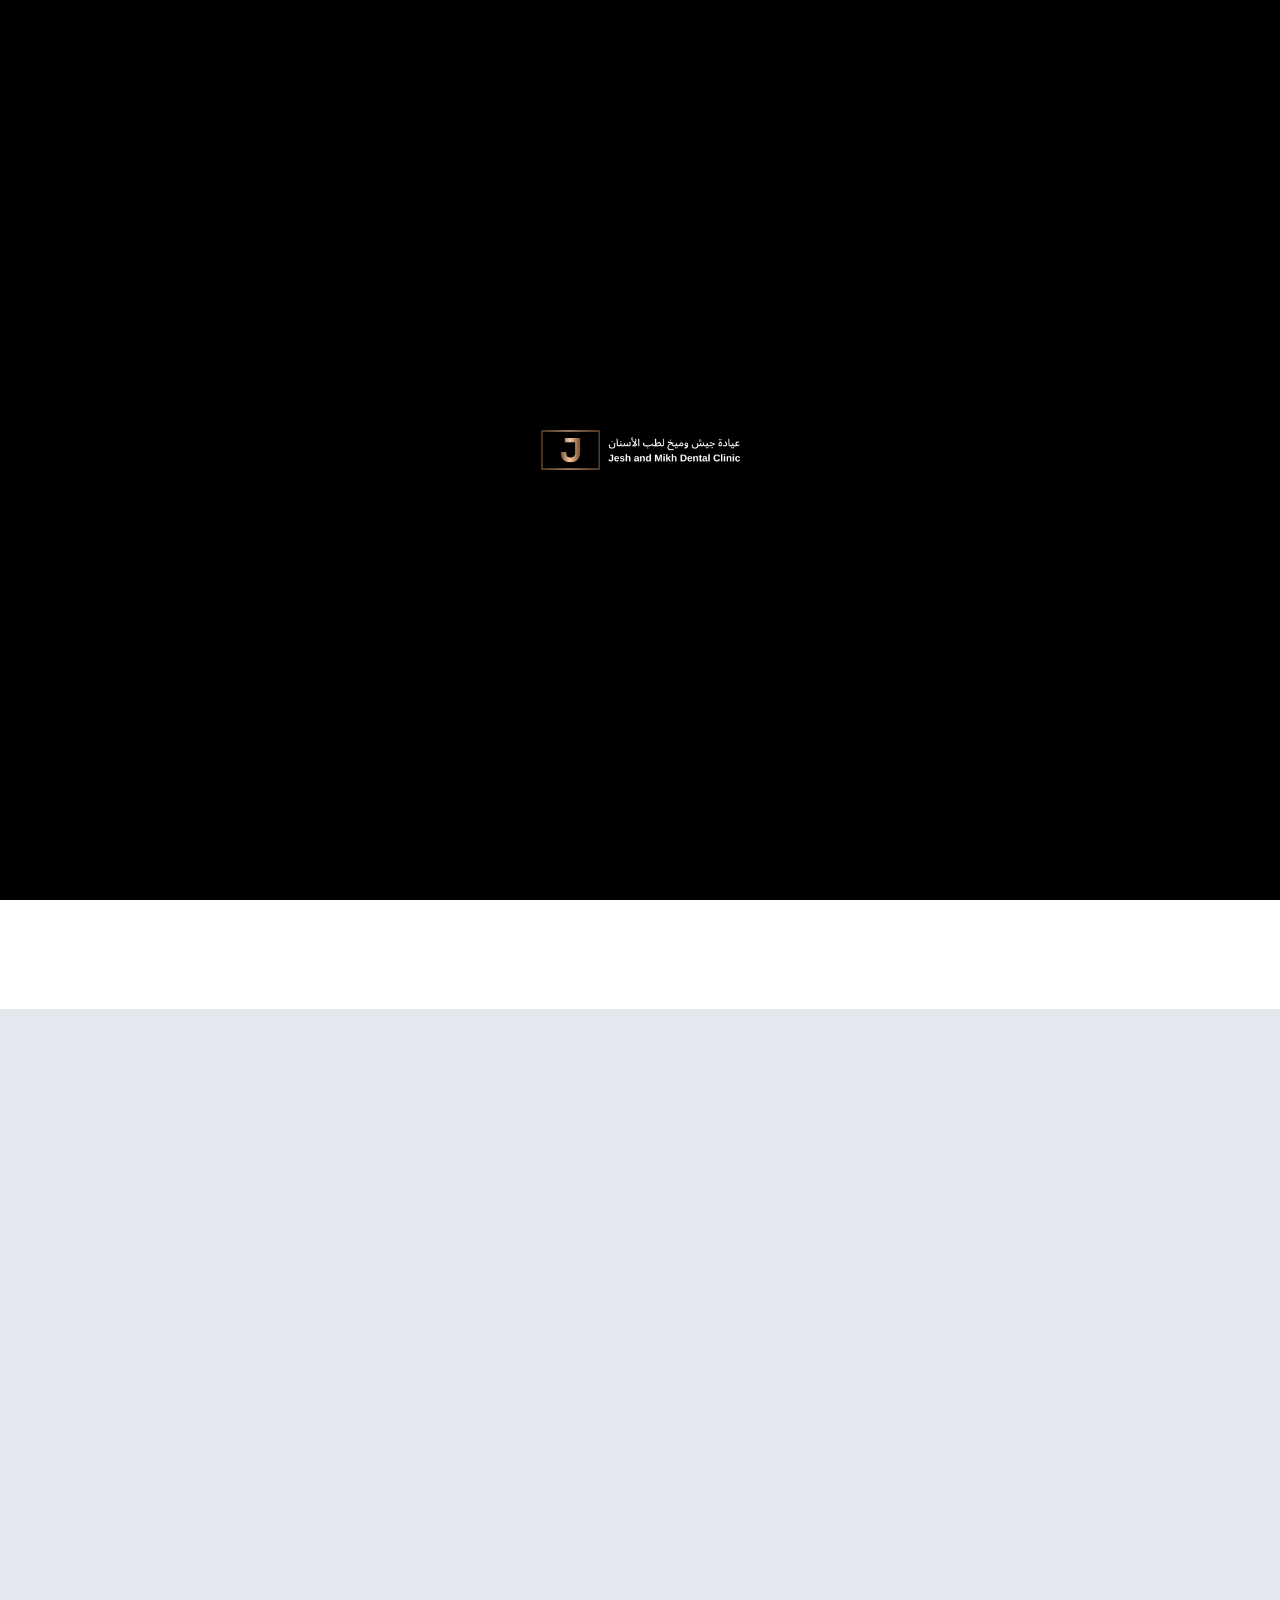
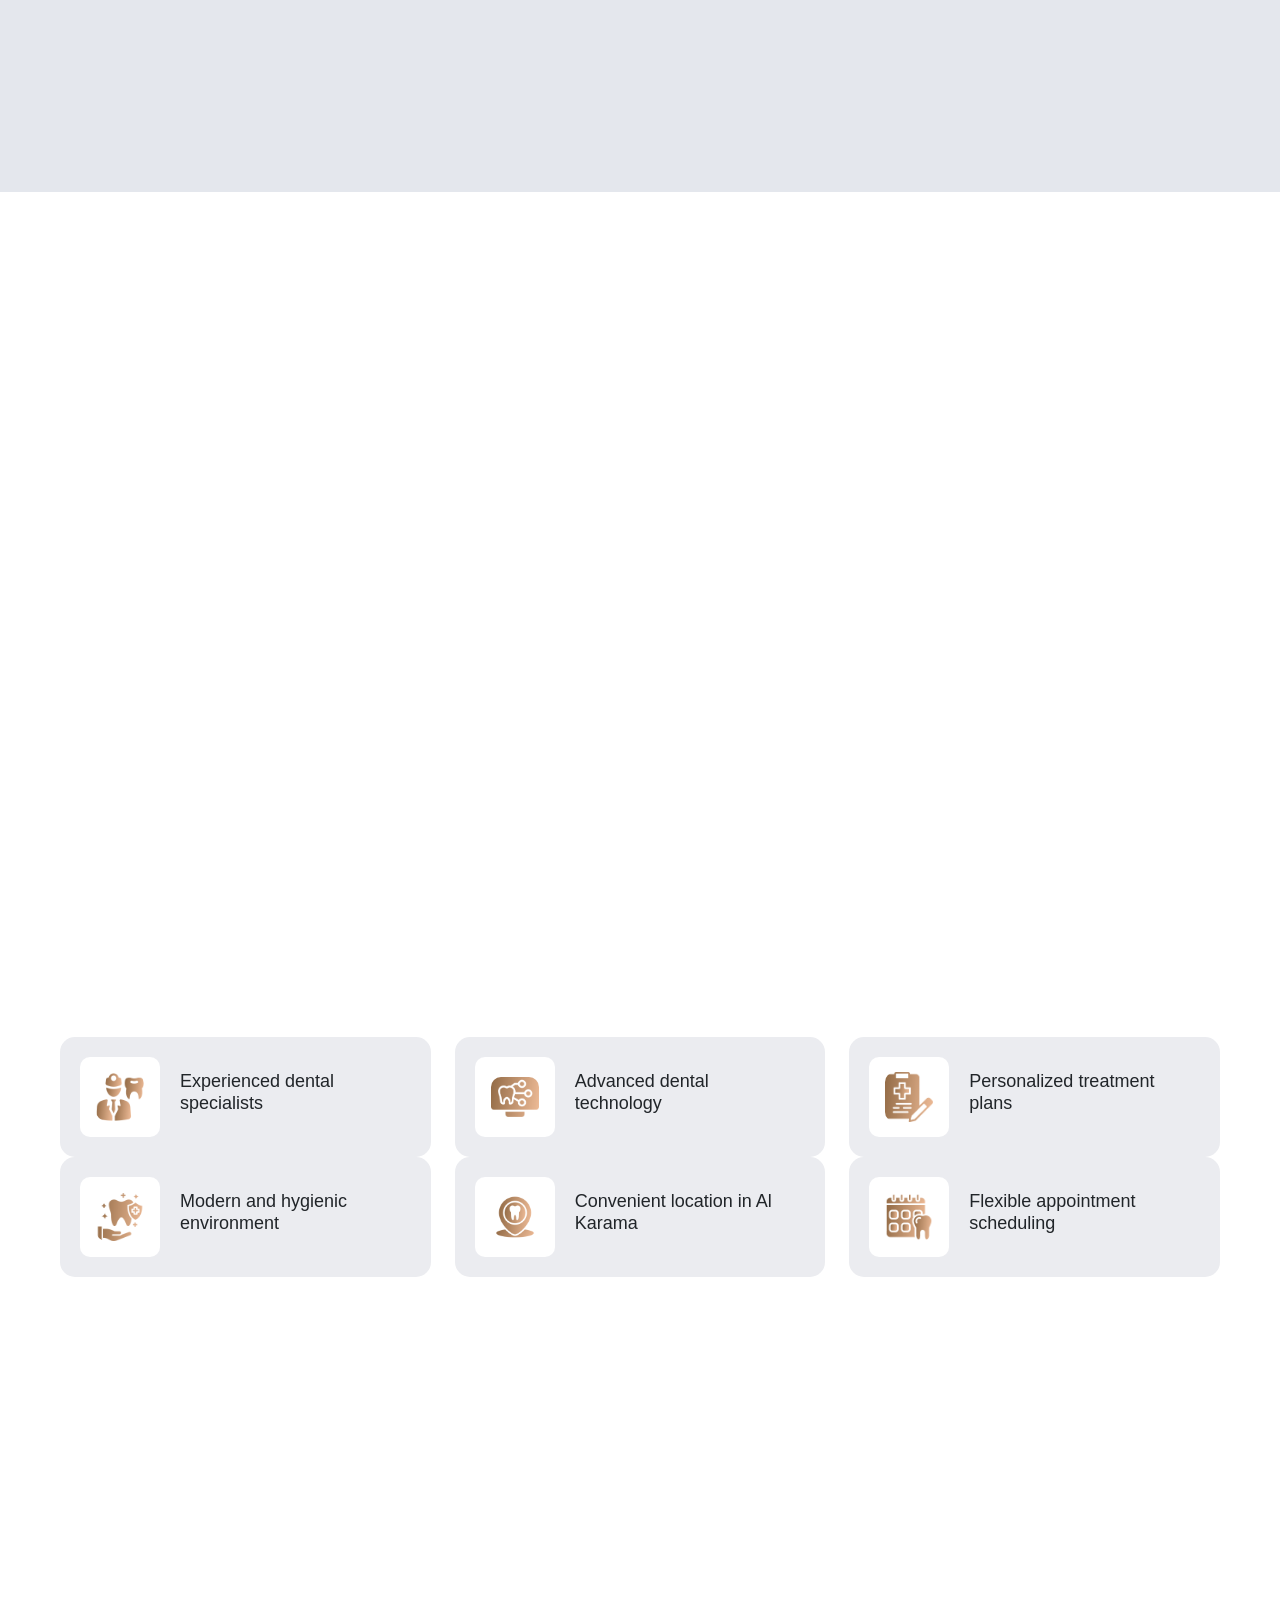
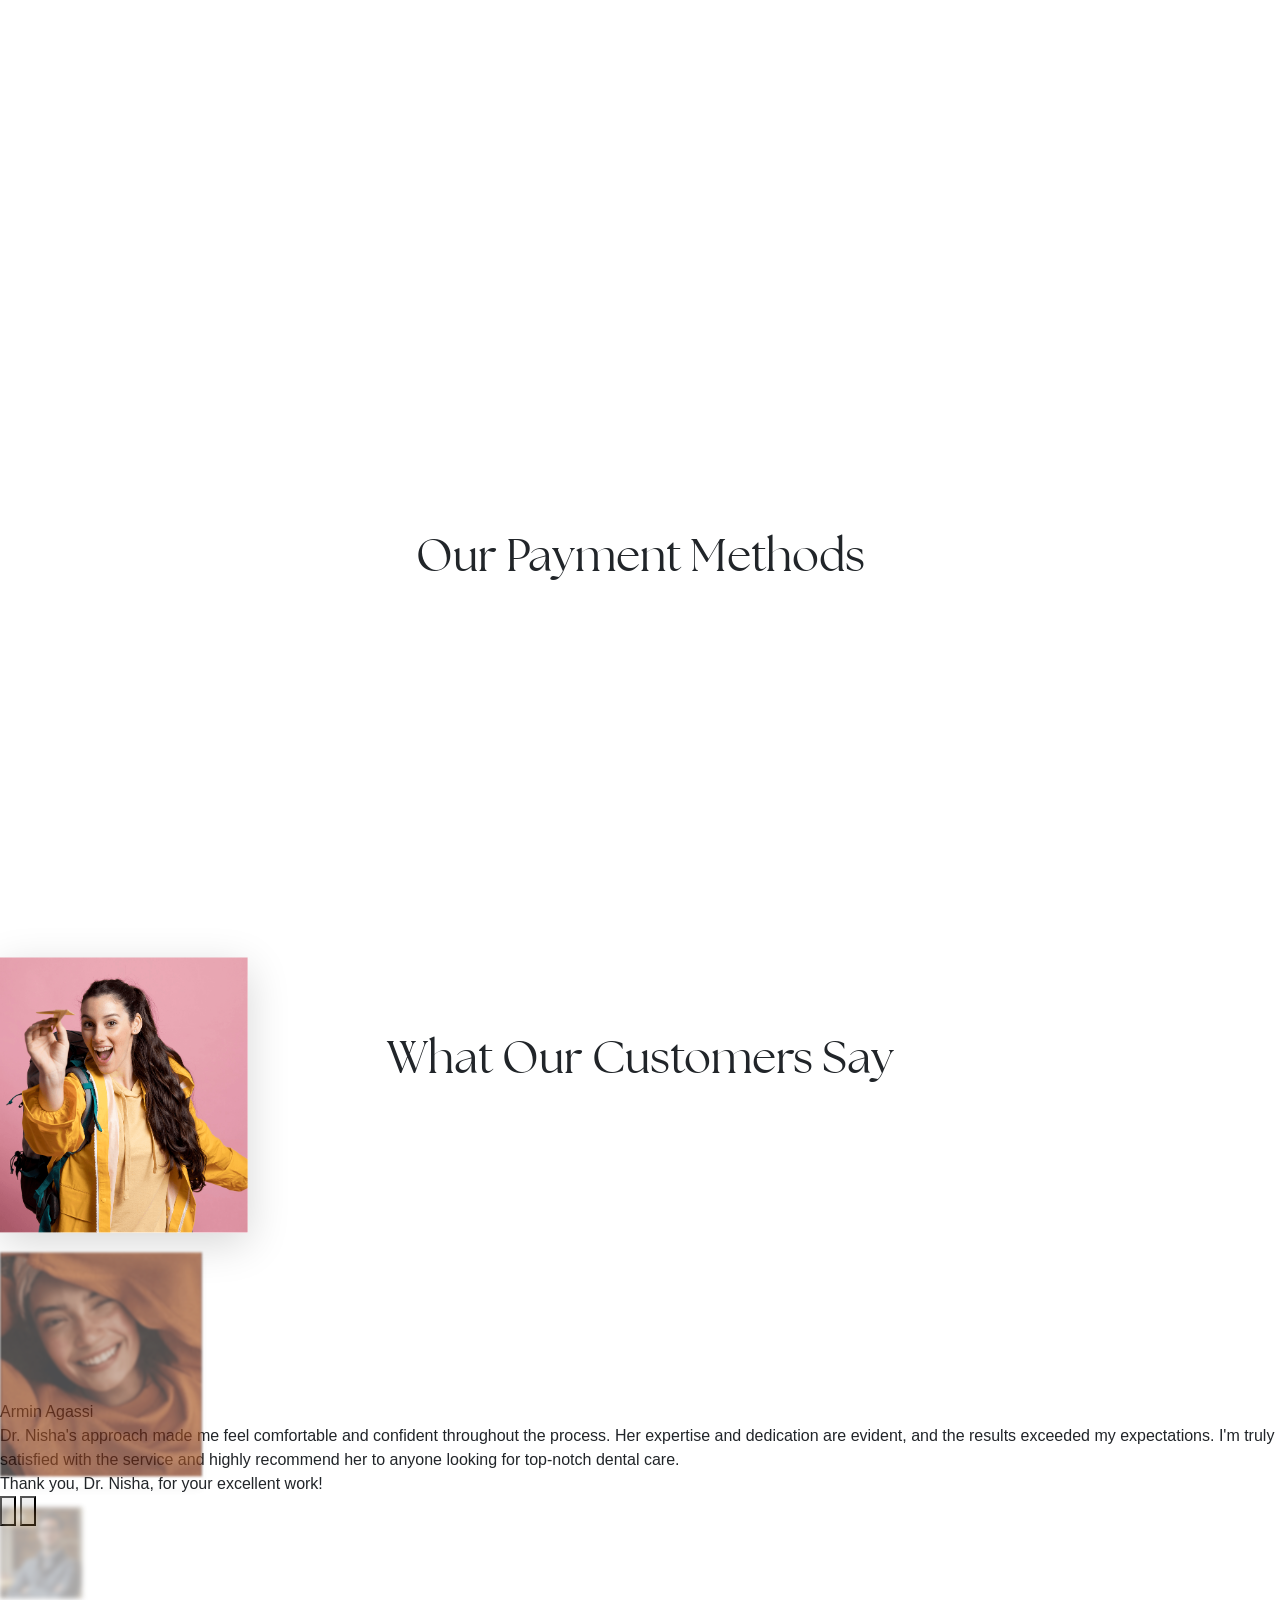
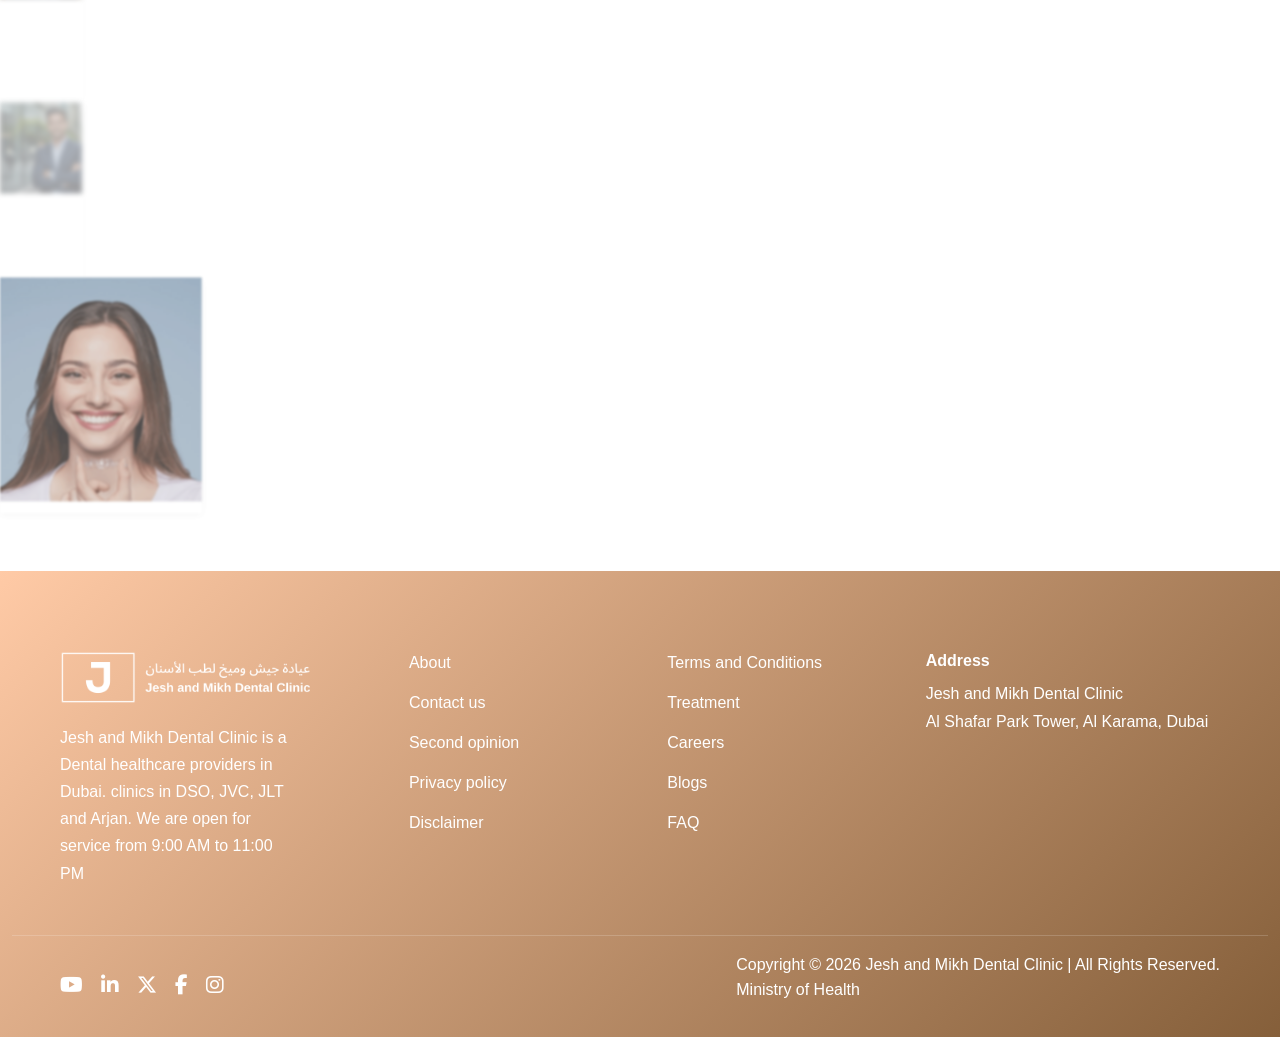
<file: denter-offers.html>
<!DOCTYPE html>
<html lang="en">

<head>
    <meta charset="UTF-8">
    <meta name="viewport" content="width=device-width, initial-scale=1.0">

    <title>Jesh and Mikh Dental Clinic</title>

    <link rel="icon" type="image/png" href="assets/img/favicon.png">

    <!-- Bootstrap -->
    <link href="https://cdn.jsdelivr.net/npm/bootstrap@5.3.3/dist/css/bootstrap.min.css" rel="stylesheet">

    <!-- Font Awesome -->
    <link rel="stylesheet" href="https://cdnjs.cloudflare.com/ajax/libs/font-awesome/6.5.2/css/all.min.css">

    <!-- Owl Carousel -->
    <link rel="stylesheet" href="https://cdnjs.cloudflare.com/ajax/libs/OwlCarousel2/2.3.4/assets/owl.carousel.min.css">
    <link rel="stylesheet"
        href="https://cdnjs.cloudflare.com/ajax/libs/OwlCarousel2/2.3.4/assets/owl.theme.default.min.css">
    <link rel="stylesheet" href="assets/css/style.css">
    <link rel="stylesheet" href="assets/fonts/webfont/stylesheet.css">
    <link rel="stylesheet" href="https://unpkg.com/aos@2.3.1/dist/aos.css" />
    <script src="https://cdnjs.cloudflare.com/ajax/libs/gsap/3.12.5/gsap.min.js"></script>



</head>

<body>

    <!-- =============================
        Loader
        ============================= -->
    <div class="loader-wrapper">
        <img src="assets/img/logo.png" alt="Loader" class="loader-img">
    </div>
    <!-- =============================
    Loader
    ============================= -->

    <a href="https://wa.me/+971521000425" class="whatsapp-float" target="_blank">
        <i class="fab fa-whatsapp"></i>
    </a>


    <!-- =============================
NAVBAR
============================= -->



    <nav class="navbar navbar-expand-lg custom-navbar navbar-black">

        <div class="container">

            <a class="navbar-brand" href="index.html">
                <img src="assets/img/logo-black.png" class="black-logo">
                <img src="assets/img/logo.png" class="white-logo">
            </a>

            <button class="navbar-toggler " type="button" data-bs-toggle="collapse" data-bs-target="#navMenu">
                <span class="navbar-toggler-icon"></span>
            </button>

            <div class="collapse navbar-collapse justify-content-end" id="navMenu">

                <ul class="navbar-nav">

                    <li class="nav-item"><a class="nav-link" href="about.html"></a></li>
                    <li class="nav-item dropdown">
                        <a class="nav-link dropdown-toggle-custom" href="#" id="dentalDropdown" role="button"
                            data-bs-toggle="dropdown">
                            About
                            <i class="fa fa-angle-right arrow-icon"></i>
                        </a>
                        <div class="dropdown-menu custom-dropdown custom-dropdown-small">
                            <a class="dropdown-item" href="about.html">Why choose us</a>
                            <a class="dropdown-item" href="#">Gallery</a>
                        </div>
                    </li>
                    <li class="nav-item dropdown">

                        <a class="nav-link dropdown-toggle-custom" href="#" data-bs-toggle="dropdown">
                            Dental
                            <i class="fa fa-angle-right arrow-icon"></i>
                        </a>

                        <div class="dropdown-menu custom-dropdown">
                            <div class="row">
                                <div class="col-md-6 p-0">
                                    <a class="dropdown-item" href="denter-offers.html">Offers</a>
                                    <a class="dropdown-item" href="toothpain-service.html">Tooth Pain</a>
                                    <a class="dropdown-item" href="toothpain-service.html">Dental Fillings</a>
                                    <a class="dropdown-item" href="toothpain-service.html">Pediatric Dentistry</a>
                                    <a class="dropdown-item" href="toothpain-service.html">Invisalign</a>
                                    <a class="dropdown-item" href="toothpain-service.html">Teeth Extraction in Dubai</a>
                                    <a class="dropdown-item" href="toothpain-service.html">Dental Braces</a>
                                </div>
                                <div class="col-md-6 p-0">
                                    <a class="dropdown-item" href="toothpain-service.html">Root Canal Treatment</a>
                                    <a class="dropdown-item" href="toothpain-service.html">Dental Implants</a>
                                    <a class="dropdown-item" href="toothpain-service.html">Cosmetic Dentistry</a>
                                    <a class="dropdown-item" href="toothpain-service.html">Teeth Cleaning &
                                        Polishing</a>
                                    <a class="dropdown-item" href="toothpain-service.html">Teeth Whitening</a>
                                    <a class="dropdown-item" href="toothpain-service.html">Dental Crowns & Bridges</a>
                                    <a class="dropdown-item" href="toothpain-service.html">Dental Veneers</a>
                                    <a class="dropdown-item" href="toothpain-service.html">General Medicine</a>
                                </div>
                            </div>
                        </div>

                                      <li class="nav-item"><a class="nav-link" href="doctors.html">Our Doctors</a></li>
                    <li class="nav-item"><a class="nav-link" href="insurance.html">Insurance</a></li>
                    <li class="nav-item"><a class="nav-link" href="dentel-tourism.html">Dental Tourism</a></li>
                    <li class="nav-item"><a class="nav-link" href="contact.html">Contact</a></li>
                </ul>
                <div class="nav-btns">
                    <a href="">
                        <button type="button" class="nav-btn">Message</button>
                    </a>
                    <a href="">
                        <button type="button" class="nav-btn nav-color-btn">Call Now</button>
                    </a>
                </div>
            </div>

        </div>
    </nav>




    <!-- =============================
           OFFER ABOUT SECTION
    ============================= -->

    <section class="section-padding mt-5">
        <div class="custom-container">
            <div class="row align-items-center">
                <div class="col-lg-6 my-5 my-md-0">
                    <div class="offer-about-content">
                        <h5>
                            Welcome to Jesh and Mikh Dental Clinic’s exclusive dental offers. We provide special
                            discounts and value packages on a wide range of dental treatments to help you achieve a
                            healthy and confident smile at affordable prices. 
                        </h5>
                        <div class="d-flex align-items-center gap-2 ">
                            <a href="#offer-section"><button class="btn-book btn-fill-bg">View offers</button></a>
                            <a href="#form-section"><button class="btn-book">Book now</button></a>
                        </div>
                    </div>
                </div>

                <div class="col-lg-6">
                    <div class="about-layout-image-box image-shine-effect" data-aos="zoom-in">
                        <img src="assets/img/appointment-section.png" alt="">
                    </div>
                </div>
            </div>
        </div>
    </section>

    <!-- =============================
            ABOUT SECTION
    ============================= -->


    <!-- =============================
            ABOUT SECTION
    ============================= -->

    <section class="section-padding">
        <div class="container">
            <p class="about-para" data-aos="fade-up">
                Our clinic combines advanced dental technology, experienced dentists, and premium patient care while
                offering cost-effective treatment options. Take advantage of our limited-time dental offers and
                experience professional dental care in Dubai. 
            </p>
        </div>
    </section>

    <!-- =============================
            ABOUT SECTION
    ============================= -->




    <!-- =============================
            OFFER SECTION
    ============================= -->

    <section class="services-section" id="offer-section">
        <div class="custom-container">
            <div class="row justify-content-center text-center mb-2 mb-md-5">
                <div class="col-lg-10">

                    <h2 class="section-title" data-aos="fade-up">
                        Our Current Dental Offers 
                    </h2>


                </div>
            </div>
            <div class="row g-4">
                <!-- Card 1 -->
                <div class="col-md-4" data-aos="fade-up">
                    <div class="offer-card">
                        <div>
                            <small>Special Discount</small>
                            <h3>Dental Veneers</h3>
                            <p>Enhance your smile with high-quality dental veneers designed to improve tooth shape,
                                color, and appearance.</p>

                            <ul class="offer-list">
                                <li><i class="fas fa-check"></i> Natural-looking results</li>
                                <li><i class="fas fa-check"></i> Long-lasting solution</li>
                                <li><i class="fas fa-check"></i> Smile makeover treatment</li>
                            </ul>
                        </div>

                        <button class="btn feature-btn">Book Consultation</button>
                    </div>
                </div>

                <!-- Card 2 -->
                <div class="col-md-4" data-aos="fade-up">
                    <div class="offer-card">
                        <div>
                            <small>Special Offer</small>
                            <h3>Dental Braces</h3>
                            <p>Straighten misaligned teeth and improve your bite with advanced orthodontic treatment.
                            </p>

                            <ul class="offer-list">
                                <li><i class="fas fa-check"></i> Metal braces</li>
                                <li><i class="fas fa-check"></i> Ceramic braces</li>
                                <li><i class="fas fa-check"></i> Teeth alignment solutions</li>
                                <li><i class="fas fa-check"></i> Improved oral health and aesthetics</li>
                            </ul>
                        </div>

                        <button class="btn feature-btn">Book Consultation</button>
                    </div>
                </div>

                <!-- Card 3 -->
                <div class="col-md-4" data-aos="fade-up">
                    <div class="offer-card">
                        <div>
                            <small>Exclusive Offer</small>
                            <h3>Dental Implants</h3>
                            <p>Replace missing teeth with durable, natural-looking dental implants for long-term
                                function and confidence.</p>

                            <ul class="offer-list">
                                <li><i class="fas fa-check"></i> Permanent tooth replacement</li>
                                <li><i class="fas fa-check"></i> Improved chewing ability</li>
                                <li><i class="fas fa-check"></i> Natural appearance</li>
                                <li><i class="fas fa-check"></i> Long-lasting results</li>
                            </ul>
                        </div>

                        <button class="btn feature-btn">Book Consultation</button>
                    </div>
                </div>

            </div>
        </div>
    </section>


    <!-- =============================
            OFFER SECTION
    ============================= -->



    <section class="section-padding">
        <div class="custom-container">
            <div class="row align-items-center">
                <div class="col-lg-6 p-0 ">
                    <div class="about-layout-image-box image-shine-effect" data-aos="zoom-in">
                        <img src="assets/img/about-under-the-roof.png" alt="">
                    </div>
                </div>
                <div class="col-lg-6 ps-3 ps-md-5">
                    <div class="appointment-content ps-0">
                        <div class="appointment-content mt-5 mt-md-0">
                            <div class="consultation-content" data-aos="fade-right">
                                <h2 class="service-inner-section-title">
                                    OAffordable Dental Care Without Compromising Quality  
                                </h2>
                                <p class="mt-3 section-subtitle">
                                    At Jesh and Mikh Dental Clinic, we believe everyone deserves access to quality
                                    dental care. Our special offers help patients receive advanced treatments at
                                    competitive prices while maintaining the highest clinical standards. 
                                </p>

                                <p class="mt-3 section-subtitle">
                                    We provide transparent pricing, personalized treatment plans, and expert guidance to
                                    help you choose the best option for your oral health. 
                                </p>
                            </div>
                        </div>
                    </div>
                </div>
            </div>
        </div>
    </section>


    <!-- =============================
            Current Dentel offer
    ============================= -->

    <section class="section-padding">
        <div class="custom-container">
            <h2 class="section-title mb-2 mb-md-5 text-center" data-aos="fade-up">
                Why Choose Our Dental Offers 
            </h2>
            <div class="row">
                <div class="col-lg-4 col-md-6">
                    <div class="card-gray dentel-offer-gary-box">
                        <div class="why-choose-img-box">
                            <img src="assets/img/exp-dentel.png" alt="">
                        </div>
                        <h6>Experienced dental specialists </h6>
                    </div>
                </div>

                <div class="col-lg-4 col-md-6">
                    <div class="card-gray dentel-offer-gary-box">
                        <div class="why-choose-img-box">
                            <img src="assets/img/advance-dentel.png" alt="">
                        </div>
                        <h6>Advanced dental technology </h6>
                    </div>
                </div>

                <div class="col-lg-4 col-md-6">
                    <div class="card-gray dentel-offer-gary-box">
                        <div class="why-choose-img-box">
                            <img src="assets/img/personal-treat.png" alt="">
                        </div>
                        <h6>Personalized treatment plans </h6>
                    </div>
                </div>

                <div class="col-lg-4 col-md-6">
                    <div class="card-gray dentel-offer-gary-box">
                        <div class="why-choose-img-box">
                            <img src="assets/img/modern-env.png" alt="">
                        </div>
                        <h6>Modern and hygienic environment </h6>
                    </div>
                </div>

                    <div class="col-lg-4 col-md-6">
                        <div class="card-gray dentel-offer-gary-box">
                            <div class="why-choose-img-box">
                                <img src="assets/img/conv-location.png" alt="">
                            </div>
                            <h6>Convenient location in Al Karama </h6>
                        </div>
                    </div>

                    <div class="col-lg-4 col-md-6">
                        <div class="card-gray dentel-offer-gary-box">
                            <div class="why-choose-img-box">
                                <img src="assets/img/flex-appointment.png" alt="">
                            </div>
                            <h6>Flexible appointment scheduling </h6>
                        </div>
                    </div>
                </div>
            </div>
    </section>

    <!-- =============================
            Current Dentel offer
    ============================= -->



















    <!-- =============================
            FORM SECTION
    ============================= -->


    <section class="appointment-section" id="form-section">
        <div class="appointment-image image-shine-effect" data-aos="zoom-in">
            <img src="assets/img/appointment-section.png">
        </div>
        <div class="appointment-content" data-aos="fade-left">
            <h2>Book Your<br>Appointment</h2>
            <form>
                <div class="form-group">
                    <input type="text" placeholder="Enter your name">
                </div>

                <div class="form-group">
                    <input type="text" placeholder="Enter your Mobile number">
                </div>
                <div class="form-group">
                    <textarea placeholder="Message"></textarea>
                </div>
                <button class="btn-book">Book now</button>
            </form>
        </div>
    </section>
    <!-- =============================
            FORM SECTION
    ============================= -->






    <!-- =============================
            PEYMENT SECTION
    ============================= -->



    <section class="payment-section">
        <h2 class="section-title">Our Payment Methods</h2>
        <div class="owl-carousel payment-slider">
            <div class="payment-card" data-aos="fade-up">
                <img src="assets/img/payment-1.png" alt="">
            </div>
            <div class="payment-card" data-aos="fade-up">
                <img src="assets/img/payment-2.png" alt="">
            </div>
            <div class="payment-card" data-aos="fade-up">
                <img src="assets/img/payment-3.png" alt="">
            </div>
            <div class="payment-card" data-aos="fade-up">
                <img src="assets/img/payment-1.png" alt="">
            </div>
        </div>
    </section>

    <!-- =============================
            PEYMENT SECTION
    ============================= -->

    <!-- =============================
            TESTIMONIAL SECTION
    ============================= -->
    <section class="section-padding">

        <div class="testimonial-slider" id="ts-root">

            <!-- Title -->
            <h2 class="section-title text-center">What Our Customers Say</h2>

            <!-- Carousel -->
            <div class="testimonial-slider__carousel" id="ts-carousel">

                <div class="testimonial-slider__stage" id="ts-stage"></div>
            </div>

            <div class="testimonial-slider__content" id="ts-content">
                <div class="testimonial-slider__name" id="ts-name"></div>
                <div class="testimonial-slider__quote" id="ts-quote"></div>
                <div class="testimonial-slider__thanks" id="ts-thanks"></div>


                <!-- Prev arrow -->
                <button class="testimonial-slider__arrow testimonial-slider__arrow--prev" id="ts-prev"
                    aria-label="Previous slide">
                    <svg viewBox="0 0 24 24" fill="none" stroke-width="2" stroke-linecap="round"
                        stroke-linejoin="round">
                        <polyline points="15 18 9 12 15 6" />
                    </svg>
                </button>


                <!-- Next arrow -->
                <button class="testimonial-slider__arrow testimonial-slider__arrow--next" id="ts-next"
                    aria-label="Next slide">
                    <svg viewBox="0 0 24 24" fill="none" stroke-width="2" stroke-linecap="round"
                        stroke-linejoin="round">
                        <polyline points="9 18 15 12 9 6" />
                    </svg>
                </button>
            </div>

            <!-- Dots (injected by JS) -->
            <div class="testimonial-slider__dots" id="ts-dots"></div>

        </div>
    </section>

    <!-- =============================
            TESTIMONIAL SECTION
    ============================= -->

    <!-- =============================
            FAQ SECTION
    ============================= -->

    <section class="faq-section">
        <div class="faq-title" data-aos="fade-right">
            <h2>Frequently Asked <span>Question</span></h2>
        </div>

        <div class="faq-container" data-aos="fade-left">

            <div class="faq-item active">
                <div class="faq-question">
                    <span>How often should I visit a dentist?</span>
                    <span class="faq-icon">−</span>
                </div>
                <div class="faq-answer">
                    Routine dental checkups every six months help maintain good oral health and prevent major dental
                    problems.
                </div>
            </div>

            <div class="faq-item">
                <div class="faq-question">
                    <span>What are early signs of dental problems?</span>
                    <span class="faq-icon">+</span>
                </div>
                <div class="faq-answer">
                    <ul>
                        <li>Tooth pain or sensitivity</li>
                        <li>Bleeding gums</li>
                        <li>Bad breath</li>
                        <li>Tooth discoloration</li>
                        <li>Loose teeth</li>
                    </ul>
                </div>
            </div>

            <div class="faq-item">
                <div class="faq-question">
                    <span>When should a child visit a dentist first?</span>
                    <span class="faq-icon">+</span>
                </div>
                <div class="faq-answer">
                    A child's first dental visit should be around their first birthday or when the first tooth appears.
                </div>
            </div>
            <div class="faq-item">
                <div class="faq-question">
                    <span>How much does dental treatment cost in Dubai?</span>
                    <span class="faq-icon">+</span>
                </div>
                <div class="faq-answer">
                    Treatment cost depends on the procedure. A consultation helps determine the exact treatment plan and
                    pricing.
                </div>
            </div>
        </div>
    </section>

    <!-- =============================
            FAQ SECTION
    ============================= -->

    <!-- =============================
            FOOTER
    ============================= -->
    <footer>

        <div class="custom-container">
            <div class="footer-top">

                <!-- Brand -->
                <div class="brand-col">
                    <div class="brand-logo">
                        <img src="assets/img/white-logo.png" alt="">
                    </div>
                    <p class="brand-desc">
                        Jesh and Mikh Dental Clinic is a Dental healthcare providers in Dubai. clinics in
                        DSO, JVC, JLT
                        and Arjan. We are open for service from 9:00 AM to 11:00 PM
                    </p>
                </div>

                <!-- Nav col 1 -->
                <nav class="footer-nav">
                    <ul>
                        <li><a href="#">About</a></li>
                        <li><a href="#">Contact us</a></li>
                        <li><a href="#">Second opinion</a></li>
                        <li><a href="#">Privacy policy</a></li>
                        <li><a href="#">Disclaimer</a></li>
                    </ul>
                </nav>

                <!-- Nav col 2 -->
                <nav class="footer-nav">
                    <ul>
                        <li><a href="#">Terms and Conditions</a></li>
                        <li><a href="#">Treatment</a></li>
                        <li><a href="#">Careers</a></li>
                        <li><a href="#">Blogs</a></li>
                        <li><a href="#">FAQ</a></li>
                    </ul>
                </nav>

                <!-- Address -->
                <div class="footer-address">
                    <h4>Address</h4>
                    <p>
                        Jesh and Mikh Dental Clinic <br />
                        Al Shafar Park Tower, Al Karama, Dubai
                    </p>
                </div>

            </div>
            <hr class="footer-divider" />

            <div class="footer-bottom">
                <!-- Social Icons -->
                <div class="social-links">
                    <a href="#" aria-label="YouTube"><i class="fab fa-youtube"></i></a>
                    <a href="#" aria-label="LinkedIn"><i class="fab fa-linkedin-in"></i></a>
                    <a href="#" aria-label="X"><i class="fab fa-x-twitter"></i></a>
                    <a href="#" aria-label="Facebook"><i class="fab fa-facebook-f"></i></a>
                    <a href="#" aria-label="Instagram"><i class="fab fa-instagram"></i></a>
                </div>

                <!-- Copyright -->
                <p class="footer-copy">
                    Copyright © 2026 Jesh and Mikh Dental Clinic | All Rights Reserved.<br />
                    Ministry of Health
                </p>
            </div>
        </div>



    </footer>

    <!-- =============================
            FOOTER
    ============================= -->




    <!-- =============================
SCRIPTS
============================= -->

    <!-- jQuery -->
    <script src="https://code.jquery.com/jquery-3.7.1.min.js"></script>

    <!-- Bootstrap -->
    <script src="https://cdn.jsdelivr.net/npm/bootstrap@5.3.3/dist/js/bootstrap.bundle.min.js"></script>

    <!-- Owl Carousel -->
    <script src="https://cdnjs.cloudflare.com/ajax/libs/OwlCarousel2/2.3.4/owl.carousel.min.js"></script>

    <!-- AOS -->
    <script src="https://unpkg.com/aos@2.3.1/dist/aos.js"></script>

    <script>
        AOS.init({
            duration: 1000,
            once: false
        });
    </script>

    <script>
        /* -----------------------------
        NAVBAR SCROLL EFFECT
        ----------------------------- */

        $(window).on("scroll", function () {

            if ($(this).scrollTop() > 50) {
                $(".custom-navbar").addClass("navbar-scrolled");
            } else {
                $(".custom-navbar").removeClass("navbar-scrolled");
            }

        });
    </script>



    <script>
        $('.payment-slider').owlCarousel({
            loop: true,
            margin: 30,
            nav: false,
            dots: true,
            autoplay: true,
            autoplayTimeout: 3000,
            autoplayHoverPause: true,
            responsive: {

                0: {
                    items: 1
                },

                768: {
                    items: 2
                },

                1200: {
                    items: 3
                }

            }

        });
    </script>

    <script>
        const faqItems = document.querySelectorAll(".faq-item");

        faqItems.forEach(item => {

            const question = item.querySelector(".faq-question");

            question.addEventListener("click", () => {

                faqItems.forEach(i => {
                    if (i !== item) {
                        i.classList.remove("active");
                        i.querySelector(".faq-icon").textContent = "+";
                    }
                });

                item.classList.toggle("active");

                const icon = item.querySelector(".faq-icon");

                icon.textContent = item.classList.contains("active") ? "−" : "+";

            });

        });
    </script>

    <script>
        /* ============================================================
     DATA
  ============================================================ */
        const TESTIMONIALS = [{
                name: "Armin Agassi",
                quote: "Dr. Nisha's approach made me feel comfortable and confident throughout the process. Her expertise and dedication are evident, and the results exceeded my expectations. I'm truly satisfied with the service and highly recommend her to anyone looking for top-notch dental care.",
                thanks: "Thank you, Dr. Nisha, for your excellent work!",
                img: "assets/img/testimonial-1.png"
            },
            {
                name: "Sarah Mitchell",
                quote: "I had been nervous about dental visits my whole life, but Dr. Nisha completely changed that for me. The clinic is warm, welcoming, and every procedure was painless. I finally have the smile I always dreamed of!",
                thanks: "Thank you so much for transforming my smile!",
                img: "assets/img/testimonial-2.png"
            },
            {
                name: "James Thornton",
                quote: "Professional, thorough, and genuinely caring. Dr. Nisha took the time to explain every step and made sure I was comfortable. The quality of work is outstanding and I couldn't be happier with my results.",
                thanks: "Highly recommend to everyone!",
                img: "assets/img/testimonial-3.png"
            },
            {
                name: "Priya Sharma",
                quote: "The entire team is wonderful. From the moment you walk in, you feel at ease. Dr. Nisha's skill and attention to detail is unmatched. My teeth have never looked or felt better. A truly exceptional experience.",
                thanks: "Forever grateful for the beautiful results!",
                img: "assets/img/testimonial-4.png"
            },
            {
                name: "Lucas Ferreira",
                quote: "I came in for a routine cleaning and left feeling like a new person. The professionalism and warmth of the staff is remarkable. Dr. Nisha is clearly passionate about her craft and it shows in every visit.",
                thanks: "Best dental experience I've ever had!",
                img: "assets/img/testimonial-5.png"
            }
        ];

        /* ============================================================
           CONSTANTS
        ============================================================ */
        const DURATION = 0.65;
        const B = 'testimonial-slider';

        /* ============================================================
           STATE
        ============================================================ */
        let current = 0;
        let busy = false;
        const total = TESTIMONIALS.length;

        /* ============================================================
           DOM REFS
        ============================================================ */
        const rootEl = document.getElementById('ts-root');
        const carouselEl = document.getElementById('ts-carousel');
        const stageEl = document.getElementById('ts-stage');
        const dotsEl = document.getElementById('ts-dots');
        const nameEl = document.getElementById('ts-name');
        const quoteEl = document.getElementById('ts-quote');
        const thanksEl = document.getElementById('ts-thanks');
        const contentEl = document.getElementById('ts-content');
        const prevBtn = document.getElementById('ts-prev');
        const nextBtn = document.getElementById('ts-next');

        const slideEls = [];
        const dotEls = [];

        /* ============================================================
           RESPONSIVE SLOT CONFIG
           Recalculates based on actual carousel width.
           Returns array of 5 slot objects.
        ============================================================ */
        function buildSlots(stageW) {
            const cx = stageW / 2;

            if (stageW <= 380) {
                // Mobile XS: only 1 visible (center only)
                return [{
                        dx: -stageW,
                        w: stageW * 0.52,
                        h: 200,
                        z: 1,
                        opacity: 0,
                        blur: 0,
                        bright: 1
                    },
                    {
                        dx: -stageW * 0.6,
                        w: stageW * 0.52,
                        h: 200,
                        z: 2,
                        opacity: 0,
                        blur: 0,
                        bright: 1
                    },
                    {
                        dx: 0,
                        w: stageW * 0.60,
                        h: 220,
                        z: 4,
                        opacity: 1,
                        blur: 0,
                        bright: 1
                    },
                    {
                        dx: stageW * 0.6,
                        w: stageW * 0.52,
                        h: 200,
                        z: 2,
                        opacity: 0,
                        blur: 0,
                        bright: 1
                    },
                    {
                        dx: stageW,
                        w: stageW * 0.52,
                        h: 200,
                        z: 1,
                        opacity: 0,
                        blur: 0,
                        bright: 1
                    },
                ];
            }

            if (stageW <= 520) {
                // Mobile: center + two faded sides peeking
                const cw = stageW * 0.58;
                const sw = stageW * 0.30;
                return [{
                        dx: -(cw * 0.5 + sw * 0.5 + 10) - sw * 0.4,
                        w: sw * 0.7,
                        h: 170,
                        z: 1,
                        opacity: 0.25,
                        blur: 3,
                        bright: 0.75
                    },
                    {
                        dx: -(cw * 0.5 + sw * 0.5 + 8),
                        w: sw,
                        h: 195,
                        z: 2,
                        opacity: 0.60,
                        blur: 1,
                        bright: 0.85
                    },
                    {
                        dx: 0,
                        w: cw,
                        h: 230,
                        z: 4,
                        opacity: 1,
                        blur: 0,
                        bright: 1
                    },
                    {
                        dx: (cw * 0.5 + sw * 0.5 + 8),
                        w: sw,
                        h: 195,
                        z: 2,
                        opacity: 0.60,
                        blur: 1,
                        bright: 0.85
                    },
                    {
                        dx: (cw * 0.5 + sw * 0.5 + 10) + sw * 0.4,
                        w: sw * 0.7,
                        h: 170,
                        z: 1,
                        opacity: 0.25,
                        blur: 3,
                        bright: 0.75
                    },
                ];
            }

            if (stageW <= 768) {
                // Tablet: 3 prominent cards, far cards barely visible
                const cw = Math.min(220, stageW * 0.42);
                const sw = Math.min(165, stageW * 0.30);
                const fw = Math.min(70, stageW * 0.12);
                const gap = 14;
                return [{
                        dx: -(cw / 2 + sw + fw / 2 + gap * 2),
                        w: fw,
                        h: 175,
                        z: 1,
                        opacity: 0.30,
                        blur: 2.5,
                        bright: 0.78
                    },
                    {
                        dx: -(cw / 2 + sw / 2 + gap),
                        w: sw,
                        h: 210,
                        z: 2,
                        opacity: 0.68,
                        blur: 0.8,
                        bright: 0.88
                    },
                    {
                        dx: 0,
                        w: cw,
                        h: 250,
                        z: 4,
                        opacity: 1,
                        blur: 0,
                        bright: 1
                    },
                    {
                        dx: (cw / 2 + sw / 2 + gap),
                        w: sw,
                        h: 210,
                        z: 2,
                        opacity: 0.68,
                        blur: 0.8,
                        bright: 0.88
                    },
                    {
                        dx: (cw / 2 + sw + fw / 2 + gap * 2),
                        w: fw,
                        h: 175,
                        z: 1,
                        opacity: 0.30,
                        blur: 2.5,
                        bright: 0.78
                    },
                ];
            }

            // Desktop: full 5-card layout
            const cw = Math.min(248, stageW * 0.26);
            const sw = Math.min(202, stageW * 0.21);
            const fw = Math.min(82, stageW * 0.085);
            const gap = 18;
            return [{
                    dx: -(cw / 2 + sw + fw / 2 + gap * 2),
                    w: fw,
                    h: 195,
                    z: 1,
                    opacity: 0.38,
                    blur: 2.5,
                    bright: 0.78
                },
                {
                    dx: -(cw / 2 + sw / 2 + gap),
                    w: sw,
                    h: 235,
                    z: 2,
                    opacity: 0.70,
                    blur: 0.8,
                    bright: 0.88
                },
                {
                    dx: 0,
                    w: cw,
                    h: 275,
                    z: 4,
                    opacity: 1,
                    blur: 0,
                    bright: 1
                },
                {
                    dx: (cw / 2 + sw / 2 + gap),
                    w: sw,
                    h: 235,
                    z: 2,
                    opacity: 0.70,
                    blur: 0.8,
                    bright: 0.88
                },
                {
                    dx: (cw / 2 + sw + fw / 2 + gap * 2),
                    w: fw,
                    h: 195,
                    z: 1,
                    opacity: 0.38,
                    blur: 2.5,
                    bright: 0.78
                },
            ];
        }

        /* ============================================================
           CAROUSEL HEIGHT  (based on center slot height + padding)
        ============================================================ */
        function carouselHeight(slots) {
            return slots[2].h + 30; // center card + vertical breathing room
        }

        /* ============================================================
           SLOT INDEX  for slide i
        ============================================================ */
        function slotOf(i) {
            const diff = (i - current + total) % total;
            if (diff === 0) return 2;
            if (diff === 1) return 3;
            if (diff === 2) return 4;
            if (diff === total - 1) return 1;
            if (diff === total - 2) return 0;
            return null;
        }

        /* ============================================================
           APPLY SLOT  (GSAP set or to)
        ============================================================ */
        function applySlot(el, slotIdx, instant, slots) {
            const stageW = stageEl.offsetWidth;
            const centerX = stageW / 2;

            if (slotIdx === null) {
                gsap.to(el, {
                    opacity: 0,
                    duration: 0.25,
                    ease: 'power2.out'
                });
                return;
            }

            const s = slots[slotIdx];
            const x = centerX + s.dx - s.w / 2;
            const props = {
                left: x,
                top: '50%',
                yPercent: -50,
                width: s.w,
                height: s.h,
                opacity: s.opacity,
                zIndex: s.z,
                filter: `blur(${s.blur}px) brightness(${s.bright})`,
                boxShadow: slotIdx === 2 ?
                    '0 10px 40px rgba(0,0,0,0.16)' : '0 2px 8px rgba(0,0,0,0.06)'
            };

            instant
                ?
                gsap.set(el, props) :
                gsap.to(el, {
                    ...props,
                    duration: DURATION,
                    ease: 'power3.inOut'
                });
        }

        /* ============================================================
           UPDATE DOTS
        ============================================================ */
        function updateDots() {
            dotEls.forEach((d, i) =>
                d.classList.toggle(`${B}__dot--active`, i === current));
        }

        /* ============================================================
           UPDATE TEXT  (crossfade)
        ============================================================ */
        function updateText(animate) {
            const t = TESTIMONIALS[current];
            if (!animate) {
                nameEl.textContent = t.name;
                quoteEl.textContent = t.quote;
                thanksEl.textContent = t.thanks;
                return;
            }
            gsap.to(contentEl, {
                opacity: 0,
                y: -8,
                duration: 0.2,
                ease: 'power2.in',
                onComplete() {
                    nameEl.textContent = t.name;
                    quoteEl.textContent = t.quote;
                    thanksEl.textContent = t.thanks;
                    gsap.fromTo(contentEl, {
                        opacity: 0,
                        y: 10
                    }, {
                        opacity: 1,
                        y: 0,
                        duration: 0.4,
                        ease: 'power2.out'
                    });
                }
            });
        }

        /* ============================================================
           RENDER  (place all slides for current state)
        ============================================================ */
        function render(instant) {
            const slots = buildSlots(stageEl.offsetWidth);
            // Update carousel height
            carouselEl.style.setProperty('--carousel-h', carouselHeight(slots) + 'px');
            carouselEl.style.height = carouselHeight(slots) + 'px';

            slideEls.forEach((el, i) => applySlot(el, slotOf(i), instant, slots));
            updateDots();
        }

        /* ============================================================
           INIT  (no animation)
        ============================================================ */
        function init() {
            render(true);
            updateText(false);
        }

        /* ============================================================
           GO TO SLIDE
        ============================================================ */
        function goTo(idx) {
            if (busy) return;
            const next = ((idx % total) + total) % total;
            if (next === current) return;

            busy = true;
            current = next;

            render(false);
            updateText(true);

            setTimeout(() => {
                busy = false;
            }, DURATION * 1000 + 60);
        }

        /* ============================================================
           BUILD SLIDES & DOTS
        ============================================================ */
        TESTIMONIALS.forEach((t, i) => {
            const slide = document.createElement('div');
            slide.className = `${B}__slide`;
            const img = document.createElement('img');
            img.className = `${B}__slide-img`;
            img.src = t.img;
            img.alt = t.name;
            slide.appendChild(img);
            slide.addEventListener('click', () => {
                if (!busy) goTo(i);
            });
            stageEl.appendChild(slide);
            slideEls.push(slide);

            const dot = document.createElement('div');
            dot.className = `${B}__dot`;
            dot.setAttribute('role', 'button');
            dot.setAttribute('aria-label', `Go to slide ${i + 1}`);
            dot.addEventListener('click', () => {
                if (!busy) goTo(i);
            });
            dotsEl.appendChild(dot);
            dotEls.push(dot);
        });

        /* ============================================================
           TOUCH / SWIPE  SUPPORT
        ============================================================ */
        let touchStartX = 0;
        let touchStartY = 0;

        carouselEl.addEventListener('touchstart', e => {
            touchStartX = e.touches[0].clientX;
            touchStartY = e.touches[0].clientY;
        }, {
            passive: true
        });

        carouselEl.addEventListener('touchend', e => {
            const dx = e.changedTouches[0].clientX - touchStartX;
            const dy = e.changedTouches[0].clientY - touchStartY;
            // Only trigger if horizontal swipe dominates
            if (Math.abs(dx) > Math.abs(dy) && Math.abs(dx) > 40) {
                if (dx < 0) {
                    goTo(current + 1);
                    resetAuto();
                } else {
                    goTo(current - 1);
                    resetAuto();
                }
            }
        }, {
            passive: true
        });

        /* ============================================================
           RESIZE  HANDLER  (debounced)
        ============================================================ */
        let resizeTimer;
        window.addEventListener('resize', () => {
            clearTimeout(resizeTimer);
            resizeTimer = setTimeout(() => {
                render(true); // instant re-place on resize
            }, 120);
        });

        /* ============================================================
           ARROW & KEYBOARD CONTROLS
        ============================================================ */
        let autoTimer;

        function resetAuto() {
            clearInterval(autoTimer);
            autoTimer = setInterval(() => goTo(current + 1), 5000);
        }

        prevBtn.addEventListener('click', () => {
            goTo(current - 1);
            resetAuto();
        });
        nextBtn.addEventListener('click', () => {
            goTo(current + 1);
            resetAuto();
        });

        document.addEventListener('keydown', e => {
            if (e.key === 'ArrowLeft') {
                goTo(current - 1);
                resetAuto();
            }
            if (e.key === 'ArrowRight') {
                goTo(current + 1);
                resetAuto();
            }
        });

        /* ============================================================
           KICK OFF
        ============================================================ */
        init();
        resetAuto();
    </script>

    <script>
        document.querySelectorAll('.dropdown').forEach(function (dropdown) {
            dropdown.addEventListener('show.bs.dropdown', function () {
                this.querySelector('.arrow-icon').style.transform = 'rotate(90deg)';
            });

            dropdown.addEventListener('hide.bs.dropdown', function () {
                this.querySelector('.arrow-icon').style.transform = 'rotate(0deg)';
            });
        });
    </script>

    <script>
        let pageLoaded = false;
        let minTimePassed = false;

        const loader = document.querySelector(".loader-wrapper");

        // Page fully loaded
        window.addEventListener("load", function () {
            pageLoaded = true;
            hideLoader();
        });

        // Minimum 3 seconds
        setTimeout(function () {
            minTimePassed = true;
            hideLoader();
        }, 3000);

        function hideLoader() {
            if (pageLoaded && minTimePassed) {
                loader.classList.add("hide");

                // Remove from DOM after animation
                setTimeout(() => {
                    loader.style.display = "none";
                }, 700);
            }
        }
    </script>


</body>

</html>
</file>
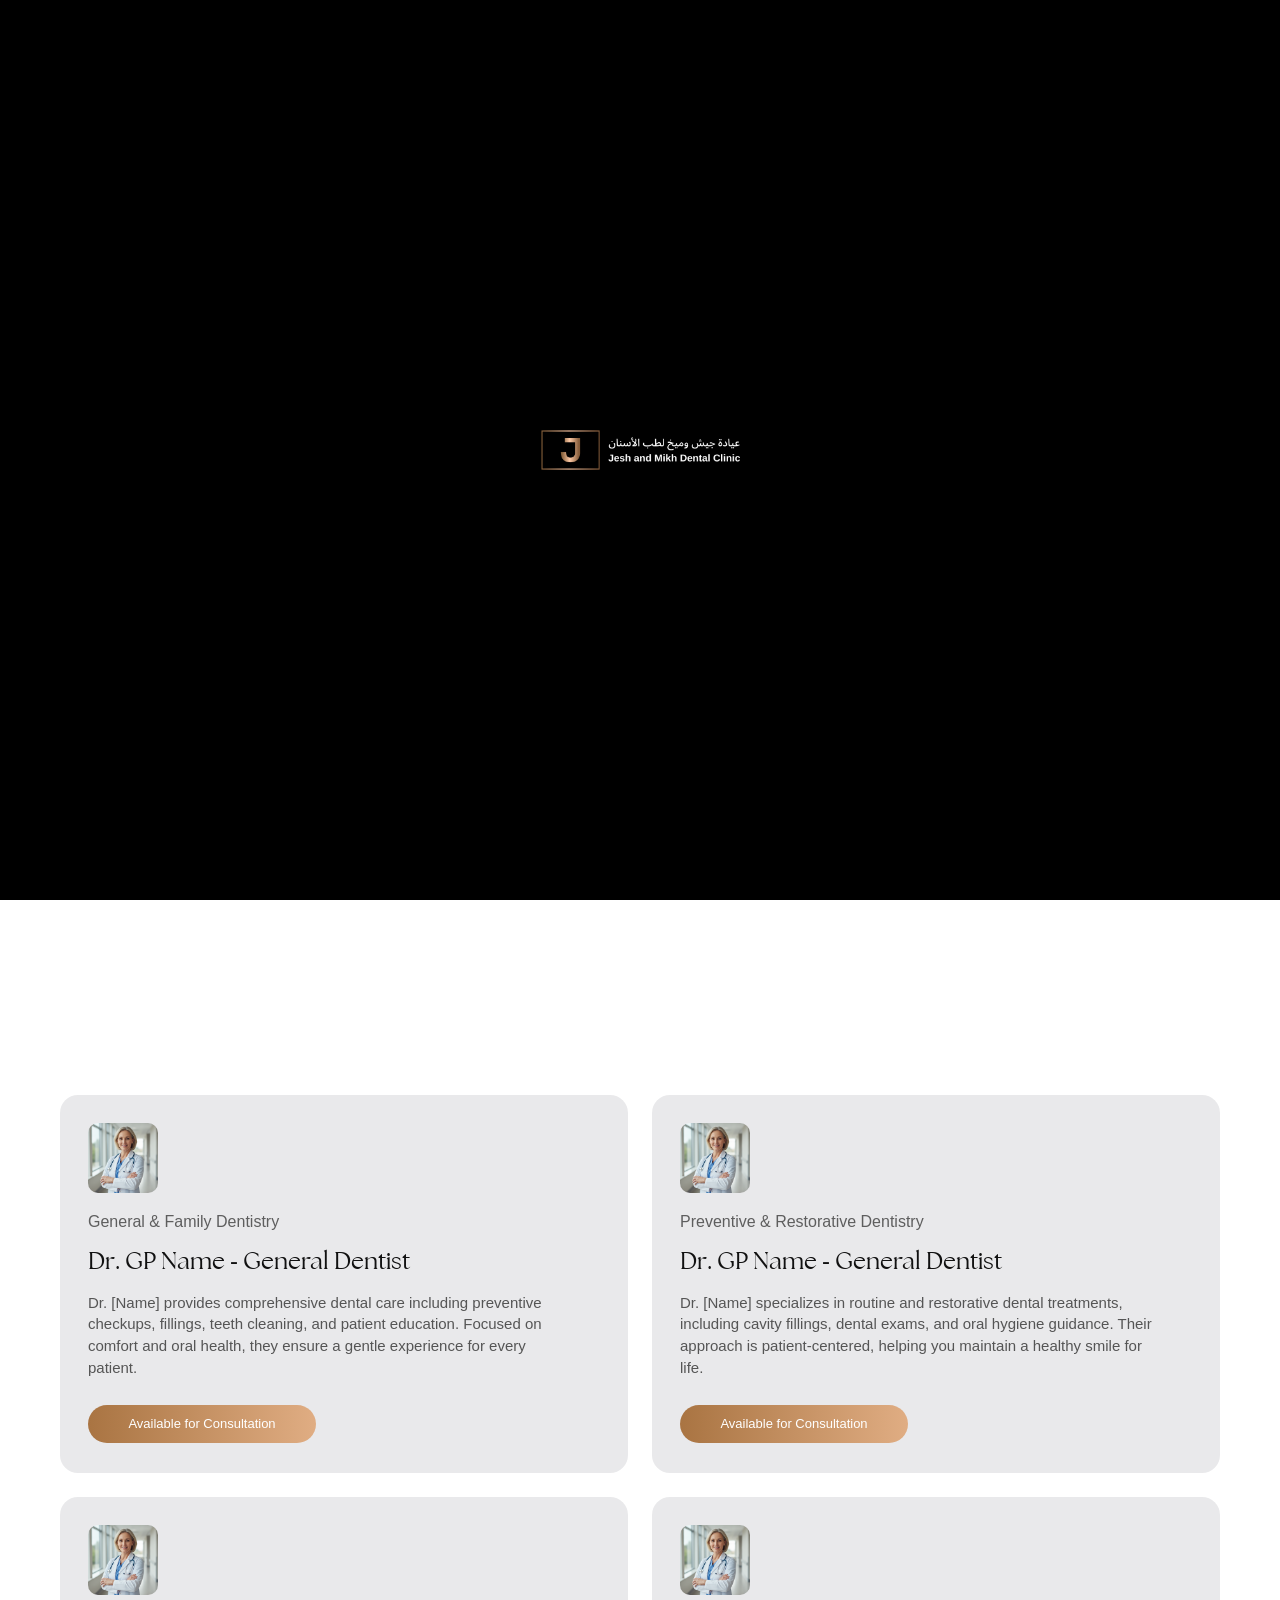
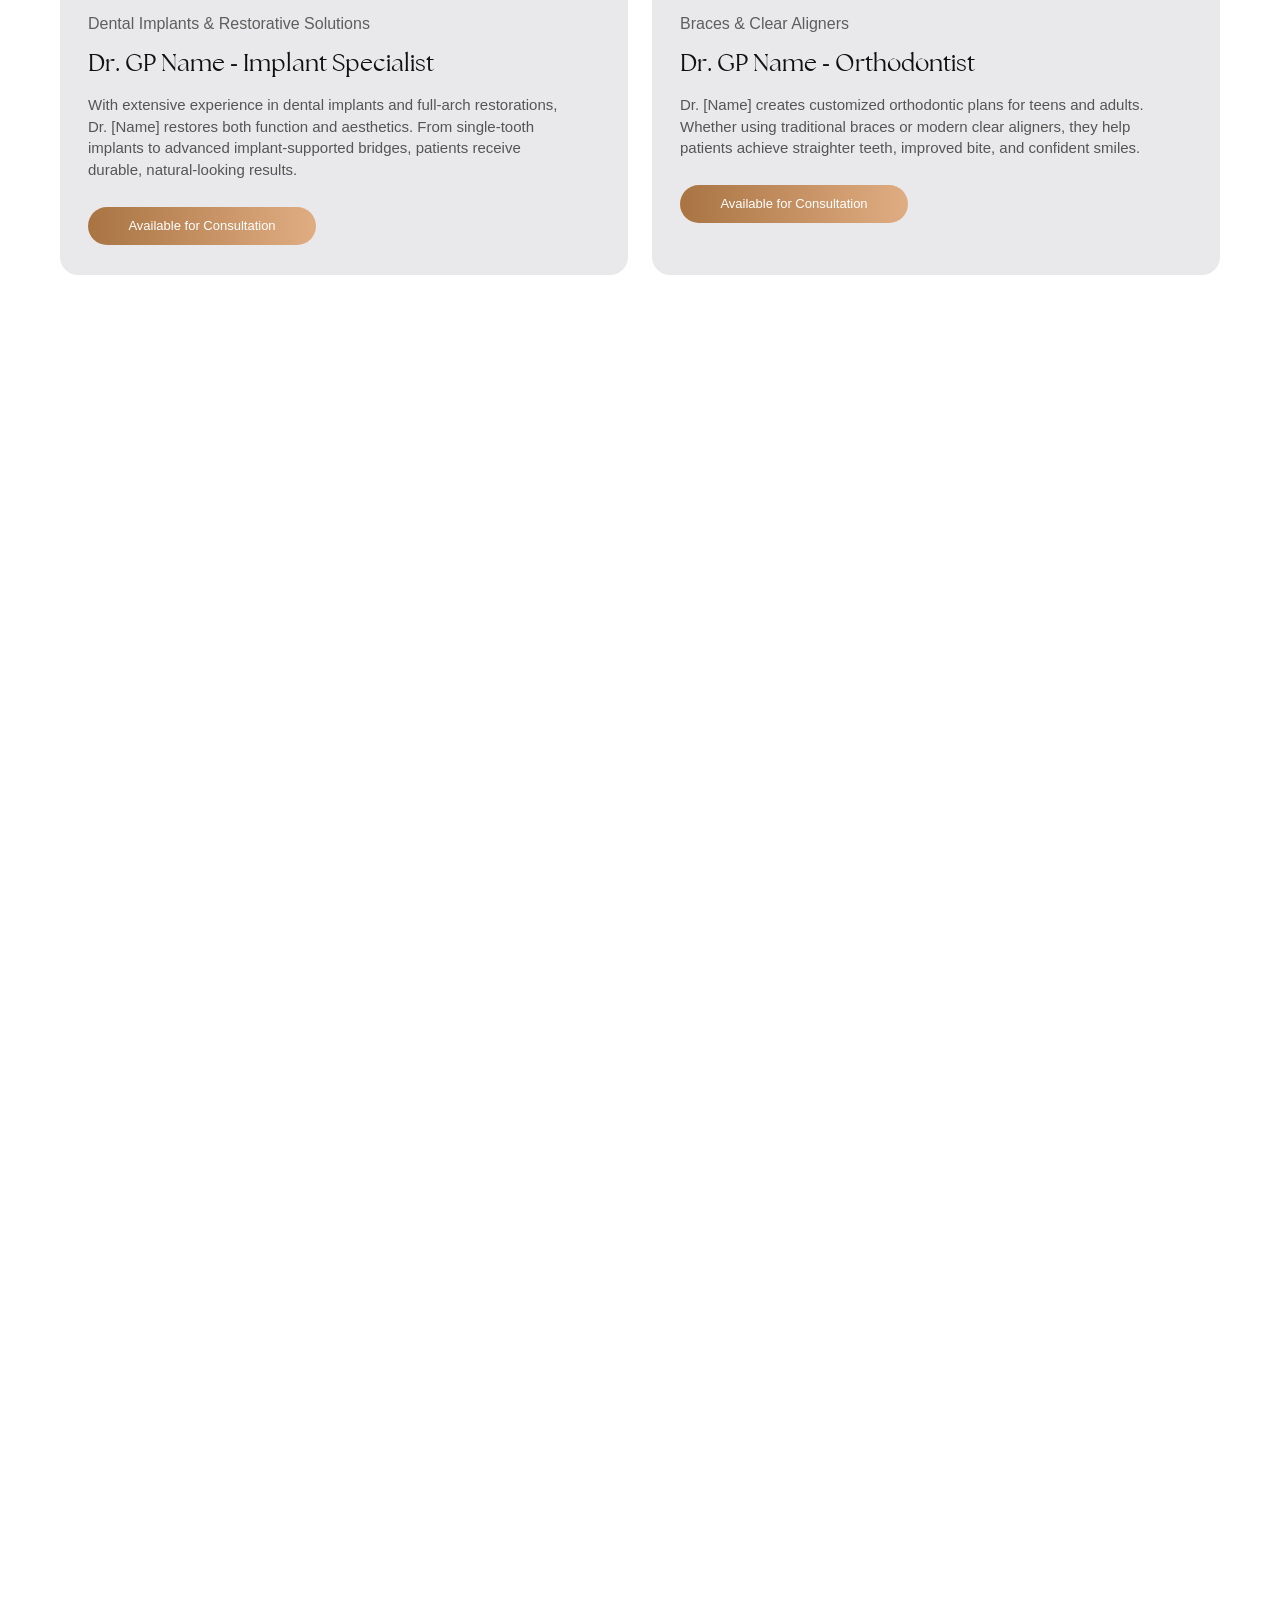
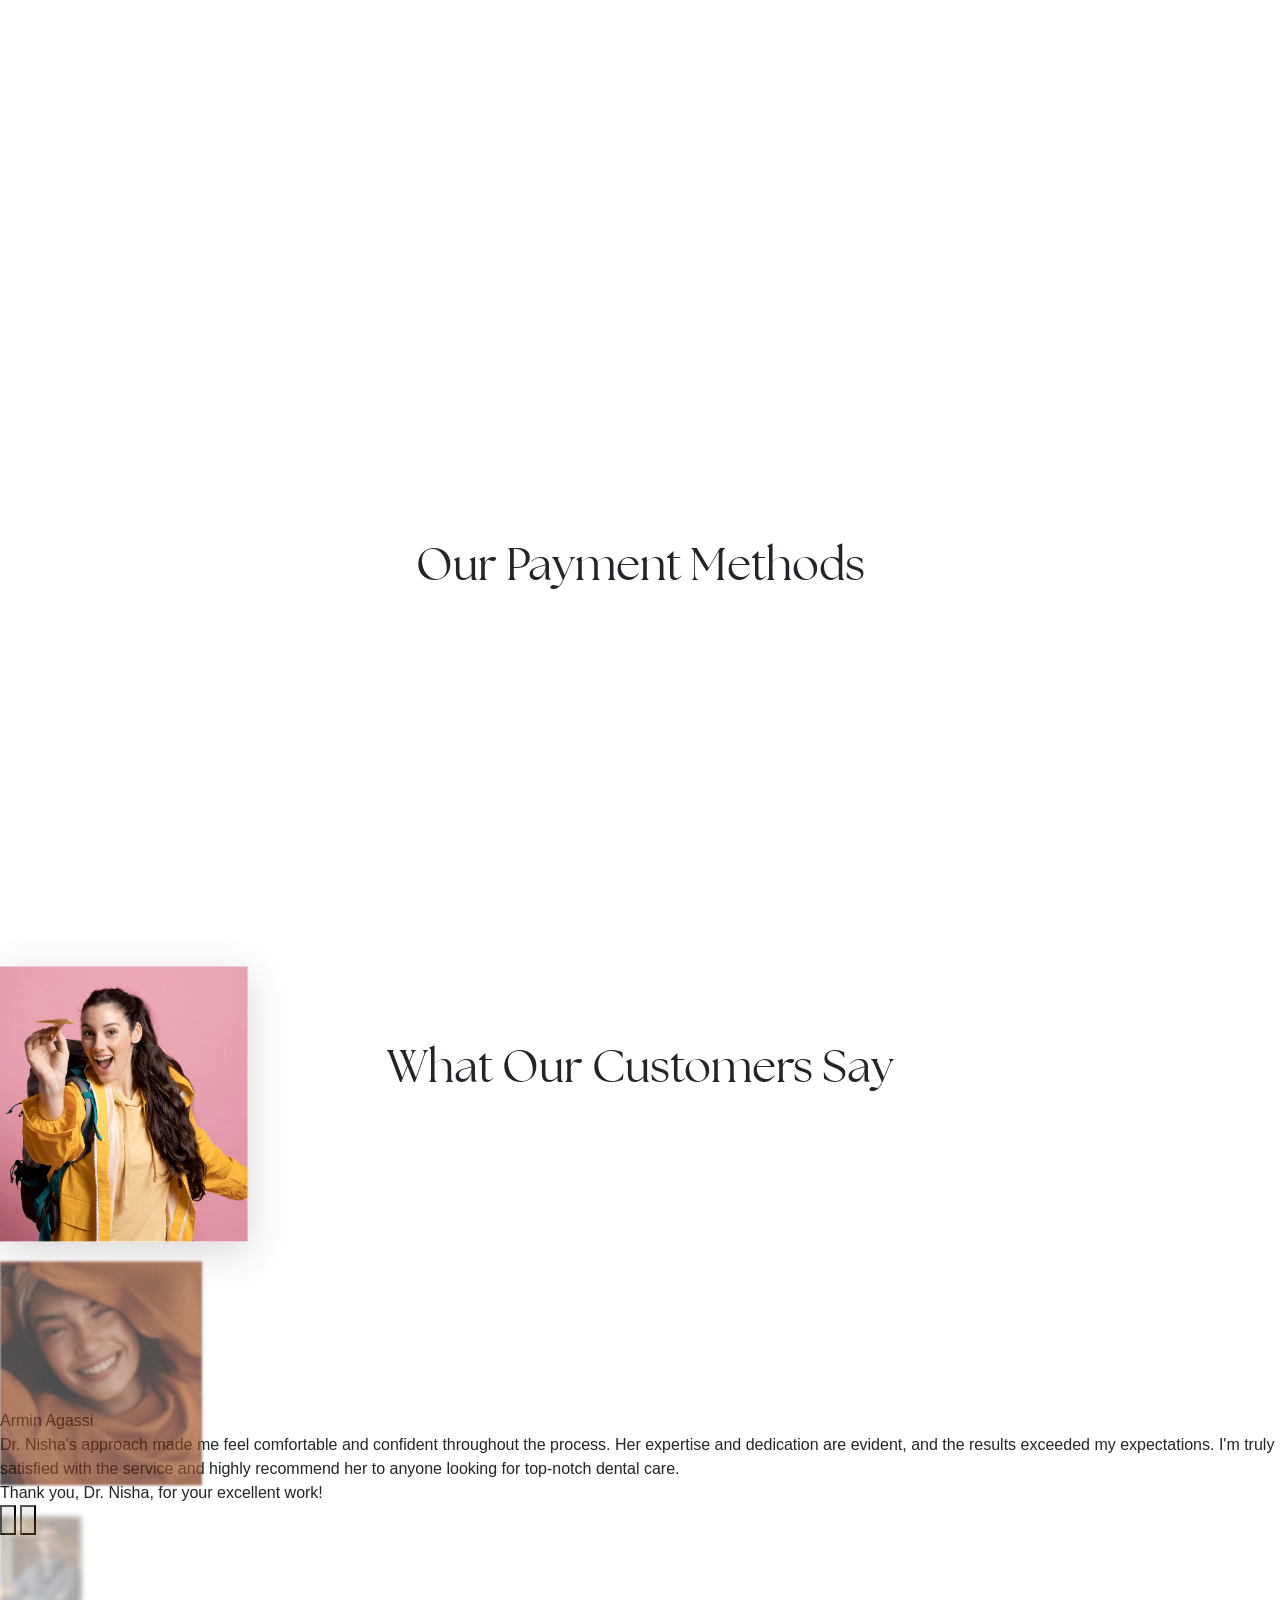
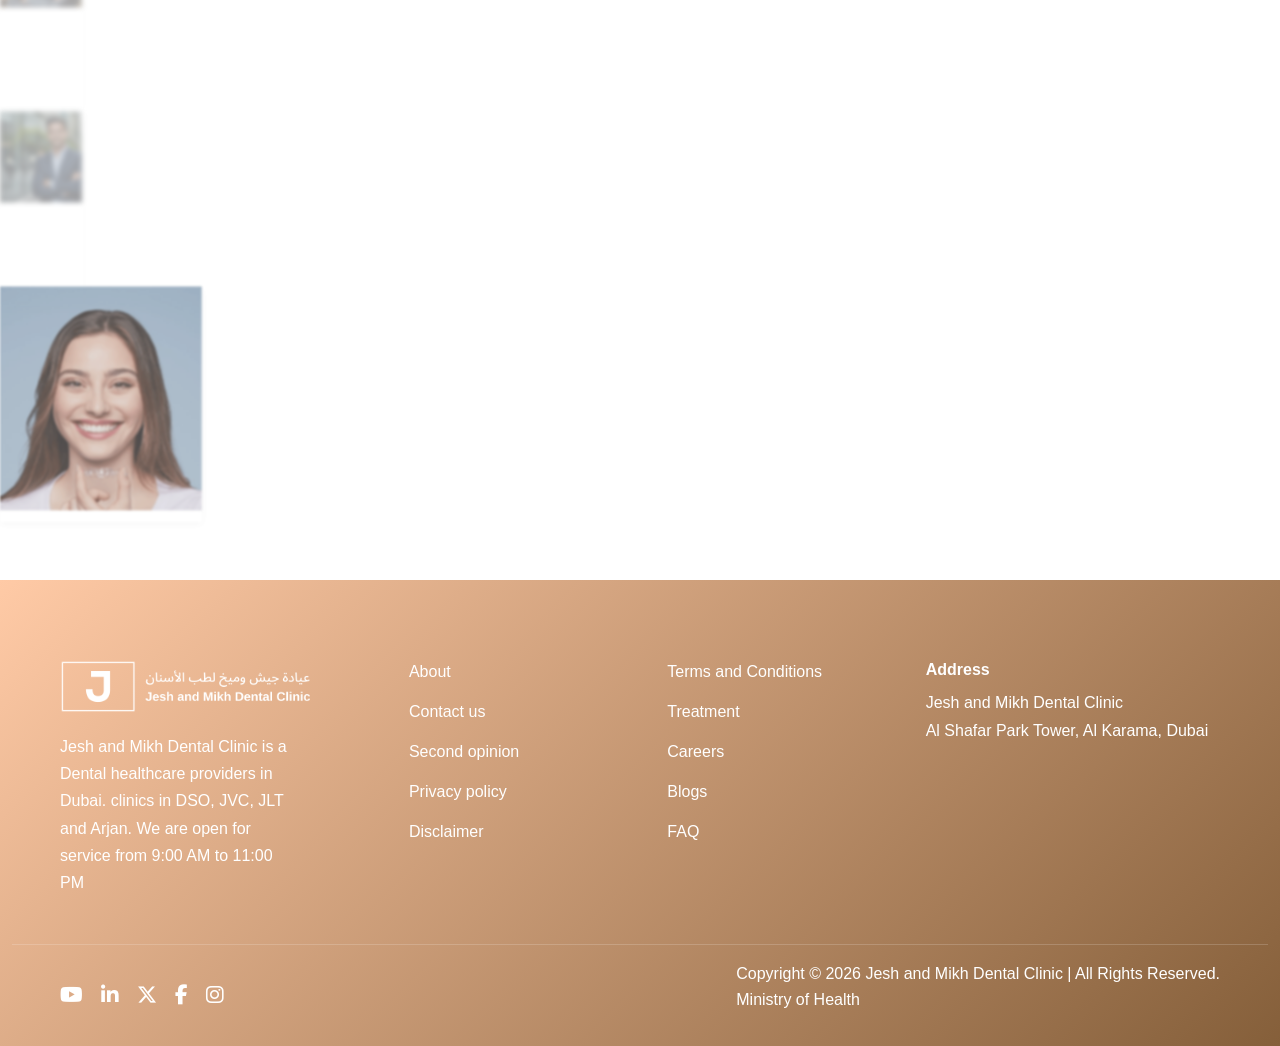
<file: doctors.html>
<!DOCTYPE html>
<html lang="en">

<head>
    <meta charset="UTF-8">
    <meta name="viewport" content="width=device-width, initial-scale=1.0">

    <title>Jesh and Mikh Dental Clinic</title>

    <link rel="icon" type="image/png" href="assets/img/favicon.png">

    <!-- Bootstrap -->
    <link href="https://cdn.jsdelivr.net/npm/bootstrap@5.3.3/dist/css/bootstrap.min.css" rel="stylesheet">

    <!-- Font Awesome -->
    <link rel="stylesheet" href="https://cdnjs.cloudflare.com/ajax/libs/font-awesome/6.5.2/css/all.min.css">

    <!-- Owl Carousel -->
    <link rel="stylesheet" href="https://cdnjs.cloudflare.com/ajax/libs/OwlCarousel2/2.3.4/assets/owl.carousel.min.css">
    <link rel="stylesheet"
        href="https://cdnjs.cloudflare.com/ajax/libs/OwlCarousel2/2.3.4/assets/owl.theme.default.min.css">
    <link rel="stylesheet" href="assets/css/style.css">
    <link rel="stylesheet" href="assets/fonts/webfont/stylesheet.css">
    <link rel="stylesheet" href="https://unpkg.com/aos@2.3.1/dist/aos.css" />
    <script src="https://cdnjs.cloudflare.com/ajax/libs/gsap/3.12.5/gsap.min.js"></script>



</head>

<body>

    <!-- =============================
        Loader
        ============================= -->
    <div class="loader-wrapper">
        <img src="assets/img/logo.png" alt="Loader" class="loader-img">
    </div>
    <!-- =============================
    Loader
    ============================= -->

    <a href="https://wa.me/+971521000425" class="whatsapp-float" target="_blank">
        <i class="fab fa-whatsapp"></i>
    </a>


    <!-- =============================
NAVBAR
============================= -->

    <nav class="navbar navbar-expand-lg custom-navbar">

        <div class="container">

            <a class="navbar-brand" href="index.html">
                <img src="assets/img/logo.png"></a>

            <button class="navbar-toggler " type="button" data-bs-toggle="collapse" data-bs-target="#navMenu">
                <span class="navbar-toggler-icon"></span>
            </button>

            <div class="collapse navbar-collapse justify-content-end" id="navMenu">

                <ul class="navbar-nav">

                    <li class="nav-item"><a class="nav-link" href="about.html"></a></li>
                    <li class="nav-item dropdown">
                        <a class="nav-link dropdown-toggle-custom" href="#" id="dentalDropdown" role="button"
                            data-bs-toggle="dropdown">
                            About
                            <i class="fa fa-angle-right arrow-icon"></i>
                        </a>
                        <div class="dropdown-menu custom-dropdown custom-dropdown-small">
                            <a class="dropdown-item" href="about.html">Why choose us</a>
                            <a class="dropdown-item" href="#">Gallery</a>
                        </div>
                    </li>
                    <li class="nav-item dropdown">

                        <a class="nav-link dropdown-toggle-custom" href="#" data-bs-toggle="dropdown">
                            Dental
                            <i class="fa fa-angle-right arrow-icon"></i>
                        </a>

                        <div class="dropdown-menu custom-dropdown">
                            <div class="row">
                                <div class="col-md-6 p-0">
                                    <a class="dropdown-item" href="denter-offers.html">Offers</a>
                                    <a class="dropdown-item" href="toothpain-service.html">Tooth Pain</a>
                                    <a class="dropdown-item" href="toothpain-service.html">Dental Fillings</a>
                                    <a class="dropdown-item" href="toothpain-service.html">Pediatric Dentistry</a>
                                    <a class="dropdown-item" href="toothpain-service.html">Invisalign</a>
                                    <a class="dropdown-item" href="toothpain-service.html">Teeth Extraction in Dubai</a>
                                    <a class="dropdown-item" href="toothpain-service.html">Dental Braces</a>
                                </div>
                                <div class="col-md-6 p-0">
                                    <a class="dropdown-item" href="toothpain-service.html">Root Canal Treatment</a>
                                    <a class="dropdown-item" href="toothpain-service.html">Dental Implants</a>
                                    <a class="dropdown-item" href="toothpain-service.html">Cosmetic Dentistry</a>
                                    <a class="dropdown-item" href="toothpain-service.html">Teeth Cleaning &
                                        Polishing</a>
                                    <a class="dropdown-item" href="toothpain-service.html">Teeth Whitening</a>
                                    <a class="dropdown-item" href="toothpain-service.html">Dental Crowns & Bridges</a>
                                    <a class="dropdown-item" href="toothpain-service.html">Dental Veneers</a>
                                    <a class="dropdown-item" href="toothpain-service.html">General Medicine</a>
                                </div>
                            </div>
                        </div>

                                      <li class="nav-item"><a class="nav-link" href="doctors.html">Our Doctors</a></li>
                    <li class="nav-item"><a class="nav-link" href="insurance.html">Insurance</a></li>
                    <li class="nav-item"><a class="nav-link" href="dentel-tourism.html">Dental Tourism</a></li>
                    <li class="nav-item"><a class="nav-link" href="contact.html">Contact</a></li>
                </ul>
                <div class="nav-btns">
                    <a href="">
                        <button type="button" class="nav-btn">Message</button>
                    </a>
                    <a href="">
                        <button type="button" class="nav-btn nav-color-btn">Call Now</button>
                    </a>
                </div>
            </div>

        </div>
    </nav>


    <!-- =============================
    OWL HERO SLIDER
    ============================= -->

    <div class=" hero-slider">

        <div class="about-banner contact-banner" style="background-image:url('assets/img/doctors-banner.png')">

            <div class="overlay"></div>

            <div class="custom-container">
                <div class="hero-content-service text-center" data-aos="fade-up">
                    <h3>
                        Meet Our Expert <br> Dentists in Al Karama
                    </h3>
                    <p>At Jesh and Mikh Dental Clinic, our dedicated team of dentists provides high-quality, <br>
                        compassionate care for patients of all ages. Whether you need routine checkups, advanced <br>
                        dental implants, or orthodontic treatment, our specialists combine expertise with modern <br>
                        technology to deliver healthy, beautiful smiles.</p>
                </div>
            </div>

        </div>
    </div>

    <!-- =============================
           WHY CHOOSE DENTEL TOURISM
    ============================= -->

    <section class="section-padding">
        <div class="custom-container">
            <div class="row text-center mb-2 mb-md-5">
                <div class="col-lg-10 mx-auto">
                    <h2 class="section-title" data-aos="fade-up">
                        Our Dentist
                    </h2>
                </div>
            </div>

            <div class="row g-4">

                <!-- Card 1 -->
                <div class="col-lg-6 col-md-6 col-12">
                    <div class="doctor-card">
                        <img src="assets/img/doctor.png" alt="Doctor" class="doctor-thumb">
                        <p class="doctor-category">General & Family Dentistry</p>
                        <h3 class="doctor-title">Dr. GP Name <span class="font-normal">-</span> General Dentist</h3>
                        <p class="doctor-desc">
                            Dr. [Name] provides comprehensive dental care including preventive
                            checkups, fillings, teeth cleaning, and patient education. Focused on
                            comfort and oral health, they ensure a gentle experience for every patient.
                        </p>
                        <a href="#" class="consult-btn">Available for Consultation</a>
                    </div>
                </div>

                <!-- Card 2 -->
                <div class="col-lg-6 col-md-6 col-12">
                    <div class="doctor-card">
                        <img src="assets/img/doctor.png" alt="Doctor" class="doctor-thumb">
                        <p class="doctor-category">Preventive & Restorative Dentistry</p>
                        <h3 class="doctor-title">Dr. GP Name <span class="font-normal">-</span> General Dentist</h3>
                        <p class="doctor-desc">
                            Dr. [Name] specializes in routine and restorative dental treatments,
                            including cavity fillings, dental exams, and oral hygiene guidance.
                            Their approach is patient-centered, helping you maintain a healthy smile for life.
                        </p>
                        <a href="#" class="consult-btn">Available for Consultation</a>
                    </div>
                </div>

                <!-- Card 3 -->
                <div class="col-lg-6 col-md-6 col-12">
                    <div class="doctor-card">
                        <img src="assets/img/doctor.png" alt="Doctor" class="doctor-thumb">
                        <p class="doctor-category">Dental Implants & Restorative Solutions</p>
                        <h3 class="doctor-title">Dr. GP Name <span class="font-normal">-</span> Implant Specialist</h3>
                        <p class="doctor-desc">
                            With extensive experience in dental implants and full-arch restorations,
                            Dr. [Name] restores both function and aesthetics. From single-tooth implants
                            to advanced implant-supported bridges, patients receive durable, natural-looking results.
                        </p>
                        <a href="#" class="consult-btn">Available for Consultation</a>
                    </div>
                </div>

                <!-- Card 4 -->
                <div class="col-lg-6 col-md-6 col-12">
                    <div class="doctor-card">
                        <img src="assets/img/doctor.png" alt="Doctor" class="doctor-thumb">
                        <p class="doctor-category">Braces & Clear Aligners</p>
                        <h3 class="doctor-title">Dr. GP Name <span class="font-normal">-</span> Orthodontist</h3>
                        <p class="doctor-desc">
                            Dr. [Name] creates customized orthodontic plans for teens and adults.
                            Whether using traditional braces or modern clear aligners, they help
                            patients achieve straighter teeth, improved bite, and confident smiles.
                        </p>
                        <a href="#" class="consult-btn">Available for Consultation</a>
                    </div>
                </div>

            </div>
    </section>
    <!-- =============================
           WHY CHOOSE DENTEL TOURISM
    ============================= -->





    <!-- =============================
            WHAT IS DENTEL TOURISM
    ============================= -->
    <section class="section-padding">
        <div class="row align-items-center">
            <div class="col-lg-6 order-2 order-md-1 my-4 my-md-0 ps-3 ps-md-5">
                <div class="appointment-content ps-0">
                    <div class="consultation-content" data-aos="fade-right">
                        <h2 class="section-title">
                            Why Choose Jesh and Mikh Dental Clinic
                        </h2>

                        <ul class="service-list-points">
                            <li>Experienced dental professionals</li>
                            <li>Personalized treatment plans</li>
                            <li>Gentle, patient-focused care</li>
                            <li>Modern technology and digital diagnostics</li>
                            <li>Convenient location in Al Karama, Dubai</li>
                        </ul>
                       

                        <p class="mt-3 section-subtitle">
                            Our team is committed to providing care that enhances both your oral health and your confidence.
                        </p>

                    </div>
                </div>
            </div>
            <div class="col-lg-6 p-0 order-1 order-md-2 ">
                <div class="appointment-img image-shine-effect" data-aos="zoom-in">
                    <img src="assets/img/doctor-side-img.png" alt="">
                </div>
            </div>
        </div>
    </section>

    <!-- =============================
            WHAT IS DENTEL TOURISM
    ============================= -->











    <!-- =============================
            FORM SECTION
    ============================= -->


    <section class="appointment-section" id="form-section">
        <div class="appointment-image image-shine-effect" data-aos="zoom-in">
            <img src="assets/img/appointment-section.png">
        </div>
        <div class="appointment-content" data-aos="fade-left">
            <h2>Book Your<br>Appointment</h2>
            <form>
                <div class="form-group">
                    <input type="text" placeholder="Enter your name">
                </div>

                <div class="form-group">
                    <input type="text" placeholder="Enter your Mobile number">
                </div>
                <div class="form-group">
                    <textarea placeholder="Message"></textarea>
                </div>
                <button class="btn-book">Book now</button>
            </form>
        </div>
    </section>
    <!-- =============================
            FORM SECTION
    ============================= -->









    <!-- =============================
            PEYMENT SECTION
    ============================= -->



    <section class="payment-section">
        <h2 class="section-title">Our Payment Methods</h2>
        <div class="owl-carousel payment-slider">
            <div class="payment-card" data-aos="fade-up">
                <img src="assets/img/payment-1.png" alt="">
            </div>
            <div class="payment-card" data-aos="fade-up">
                <img src="assets/img/payment-2.png" alt="">
            </div>
            <div class="payment-card" data-aos="fade-up">
                <img src="assets/img/payment-3.png" alt="">
            </div>
            <div class="payment-card" data-aos="fade-up">
                <img src="assets/img/payment-1.png" alt="">
            </div>
        </div>
    </section>

    <!-- =============================
            PEYMENT SECTION
    ============================= -->

    <!-- =============================
            TESTIMONIAL SECTION
    ============================= -->
    <section class="section-padding">

        <div class="testimonial-slider" id="ts-root">

            <!-- Title -->
            <h2 class="section-title text-center">What Our Customers Say</h2>

            <!-- Carousel -->
            <div class="testimonial-slider__carousel" id="ts-carousel">

                <div class="testimonial-slider__stage" id="ts-stage"></div>
            </div>

            <div class="testimonial-slider__content" id="ts-content">
                <div class="testimonial-slider__name" id="ts-name"></div>
                <div class="testimonial-slider__quote" id="ts-quote"></div>
                <div class="testimonial-slider__thanks" id="ts-thanks"></div>


                <!-- Prev arrow -->
                <button class="testimonial-slider__arrow testimonial-slider__arrow--prev" id="ts-prev"
                    aria-label="Previous slide">
                    <svg viewBox="0 0 24 24" fill="none" stroke-width="2" stroke-linecap="round"
                        stroke-linejoin="round">
                        <polyline points="15 18 9 12 15 6" />
                    </svg>
                </button>


                <!-- Next arrow -->
                <button class="testimonial-slider__arrow testimonial-slider__arrow--next" id="ts-next"
                    aria-label="Next slide">
                    <svg viewBox="0 0 24 24" fill="none" stroke-width="2" stroke-linecap="round"
                        stroke-linejoin="round">
                        <polyline points="9 18 15 12 9 6" />
                    </svg>
                </button>
            </div>

            <!-- Dots (injected by JS) -->
            <div class="testimonial-slider__dots" id="ts-dots"></div>

        </div>
    </section>

    <!-- =============================
            TESTIMONIAL SECTION
    ============================= -->

    <!-- =============================
            FAQ SECTION
    ============================= -->

    <section class="faq-section">
        <div class="faq-title" data-aos="fade-right">
            <h2>Frequently Asked <span>Question</span></h2>
        </div>

        <div class="faq-container" data-aos="fade-left">

            <div class="faq-item active">
                <div class="faq-question">
                    <span>How often should I visit a dentist?</span>
                    <span class="faq-icon">−</span>
                </div>
                <div class="faq-answer">
                    Routine dental checkups every six months help maintain good oral health and prevent major dental
                    problems.
                </div>
            </div>

            <div class="faq-item">
                <div class="faq-question">
                    <span>What are early signs of dental problems?</span>
                    <span class="faq-icon">+</span>
                </div>
                <div class="faq-answer">
                    <ul>
                        <li>Tooth pain or sensitivity</li>
                        <li>Bleeding gums</li>
                        <li>Bad breath</li>
                        <li>Tooth discoloration</li>
                        <li>Loose teeth</li>
                    </ul>
                </div>
            </div>

            <div class="faq-item">
                <div class="faq-question">
                    <span>When should a child visit a dentist first?</span>
                    <span class="faq-icon">+</span>
                </div>
                <div class="faq-answer">
                    A child's first dental visit should be around their first birthday or when the first tooth appears.
                </div>
            </div>
            <div class="faq-item">
                <div class="faq-question">
                    <span>How much does dental treatment cost in Dubai?</span>
                    <span class="faq-icon">+</span>
                </div>
                <div class="faq-answer">
                    Treatment cost depends on the procedure. A consultation helps determine the exact treatment plan and
                    pricing.
                </div>
            </div>
        </div>
    </section>

    <!-- =============================
            FAQ SECTION
    ============================= -->

    <!-- =============================
            FOOTER
    ============================= -->
    <footer>

        <div class="custom-container">
            <div class="footer-top">

                <!-- Brand -->
                <div class="brand-col">
                    <div class="brand-logo">
                        <img src="assets/img/white-logo.png" alt="">
                    </div>
                    <p class="brand-desc">
                        Jesh and Mikh Dental Clinic is a Dental healthcare providers in Dubai. clinics in
                        DSO, JVC, JLT
                        and Arjan. We are open for service from 9:00 AM to 11:00 PM
                    </p>
                </div>

                <!-- Nav col 1 -->
                <nav class="footer-nav">
                    <ul>
                        <li><a href="#">About</a></li>
                        <li><a href="#">Contact us</a></li>
                        <li><a href="#">Second opinion</a></li>
                        <li><a href="#">Privacy policy</a></li>
                        <li><a href="#">Disclaimer</a></li>
                    </ul>
                </nav>

                <!-- Nav col 2 -->
                <nav class="footer-nav">
                    <ul>
                        <li><a href="#">Terms and Conditions</a></li>
                        <li><a href="#">Treatment</a></li>
                        <li><a href="#">Careers</a></li>
                        <li><a href="#">Blogs</a></li>
                        <li><a href="#">FAQ</a></li>
                    </ul>
                </nav>

                <!-- Address -->
                <div class="footer-address">
                    <h4>Address</h4>
                    <p>
                        Jesh and Mikh Dental Clinic <br />
                        Al Shafar Park Tower, Al Karama, Dubai
                    </p>
                </div>

            </div>
            <hr class="footer-divider" />

            <div class="footer-bottom">
                <!-- Social Icons -->
                <div class="social-links">
                    <a href="#" aria-label="YouTube"><i class="fab fa-youtube"></i></a>
                    <a href="#" aria-label="LinkedIn"><i class="fab fa-linkedin-in"></i></a>
                    <a href="#" aria-label="X"><i class="fab fa-x-twitter"></i></a>
                    <a href="#" aria-label="Facebook"><i class="fab fa-facebook-f"></i></a>
                    <a href="#" aria-label="Instagram"><i class="fab fa-instagram"></i></a>
                </div>

                <!-- Copyright -->
                <p class="footer-copy">
                    Copyright © 2026 Jesh and Mikh Dental Clinic | All Rights Reserved.<br />
                    Ministry of Health
                </p>
            </div>
        </div>



    </footer>

    <!-- =============================
            FOOTER
    ============================= -->




    <!-- =============================
SCRIPTS
============================= -->

    <!-- jQuery -->
    <script src="https://code.jquery.com/jquery-3.7.1.min.js"></script>

    <!-- Bootstrap -->
    <script src="https://cdn.jsdelivr.net/npm/bootstrap@5.3.3/dist/js/bootstrap.bundle.min.js"></script>

    <!-- Owl Carousel -->
    <script src="https://cdnjs.cloudflare.com/ajax/libs/OwlCarousel2/2.3.4/owl.carousel.min.js"></script>

    <!-- AOS -->
    <script src="https://unpkg.com/aos@2.3.1/dist/aos.js"></script>

    <script>
        AOS.init({
            duration: 1000,
            once: false
        });
    </script>

    <script>
        /* -----------------------------
        NAVBAR SCROLL EFFECT
        ----------------------------- */

        $(window).on("scroll", function () {

            if ($(this).scrollTop() > 50) {
                $(".custom-navbar").addClass("navbar-scrolled");
            } else {
                $(".custom-navbar").removeClass("navbar-scrolled");
            }

        });
    </script>



    <script>
        $('.payment-slider').owlCarousel({
            loop: true,
            margin: 30,
            nav: false,
            dots: true,
            autoplay: true,
            autoplayTimeout: 3000,
            autoplayHoverPause: true,
            responsive: {

                0: {
                    items: 1
                },

                768: {
                    items: 2
                },

                1200: {
                    items: 3
                }

            }

        });
    </script>

    <script>
        const faqItems = document.querySelectorAll(".faq-item");

        faqItems.forEach(item => {

            const question = item.querySelector(".faq-question");

            question.addEventListener("click", () => {

                faqItems.forEach(i => {
                    if (i !== item) {
                        i.classList.remove("active");
                        i.querySelector(".faq-icon").textContent = "+";
                    }
                });

                item.classList.toggle("active");

                const icon = item.querySelector(".faq-icon");

                icon.textContent = item.classList.contains("active") ? "−" : "+";

            });

        });
    </script>

    <script>
        /* ============================================================
     DATA
  ============================================================ */
        const TESTIMONIALS = [{
                name: "Armin Agassi",
                quote: "Dr. Nisha's approach made me feel comfortable and confident throughout the process. Her expertise and dedication are evident, and the results exceeded my expectations. I'm truly satisfied with the service and highly recommend her to anyone looking for top-notch dental care.",
                thanks: "Thank you, Dr. Nisha, for your excellent work!",
                img: "assets/img/testimonial-1.png"
            },
            {
                name: "Sarah Mitchell",
                quote: "I had been nervous about dental visits my whole life, but Dr. Nisha completely changed that for me. The clinic is warm, welcoming, and every procedure was painless. I finally have the smile I always dreamed of!",
                thanks: "Thank you so much for transforming my smile!",
                img: "assets/img/testimonial-2.png"
            },
            {
                name: "James Thornton",
                quote: "Professional, thorough, and genuinely caring. Dr. Nisha took the time to explain every step and made sure I was comfortable. The quality of work is outstanding and I couldn't be happier with my results.",
                thanks: "Highly recommend to everyone!",
                img: "assets/img/testimonial-3.png"
            },
            {
                name: "Priya Sharma",
                quote: "The entire team is wonderful. From the moment you walk in, you feel at ease. Dr. Nisha's skill and attention to detail is unmatched. My teeth have never looked or felt better. A truly exceptional experience.",
                thanks: "Forever grateful for the beautiful results!",
                img: "assets/img/testimonial-4.png"
            },
            {
                name: "Lucas Ferreira",
                quote: "I came in for a routine cleaning and left feeling like a new person. The professionalism and warmth of the staff is remarkable. Dr. Nisha is clearly passionate about her craft and it shows in every visit.",
                thanks: "Best dental experience I've ever had!",
                img: "assets/img/testimonial-5.png"
            }
        ];

        /* ============================================================
           CONSTANTS
        ============================================================ */
        const DURATION = 0.65;
        const B = 'testimonial-slider';

        /* ============================================================
           STATE
        ============================================================ */
        let current = 0;
        let busy = false;
        const total = TESTIMONIALS.length;

        /* ============================================================
           DOM REFS
        ============================================================ */
        const rootEl = document.getElementById('ts-root');
        const carouselEl = document.getElementById('ts-carousel');
        const stageEl = document.getElementById('ts-stage');
        const dotsEl = document.getElementById('ts-dots');
        const nameEl = document.getElementById('ts-name');
        const quoteEl = document.getElementById('ts-quote');
        const thanksEl = document.getElementById('ts-thanks');
        const contentEl = document.getElementById('ts-content');
        const prevBtn = document.getElementById('ts-prev');
        const nextBtn = document.getElementById('ts-next');

        const slideEls = [];
        const dotEls = [];

        /* ============================================================
           RESPONSIVE SLOT CONFIG
           Recalculates based on actual carousel width.
           Returns array of 5 slot objects.
        ============================================================ */
        function buildSlots(stageW) {
            const cx = stageW / 2;

            if (stageW <= 380) {
                // Mobile XS: only 1 visible (center only)
                return [{
                        dx: -stageW,
                        w: stageW * 0.52,
                        h: 200,
                        z: 1,
                        opacity: 0,
                        blur: 0,
                        bright: 1
                    },
                    {
                        dx: -stageW * 0.6,
                        w: stageW * 0.52,
                        h: 200,
                        z: 2,
                        opacity: 0,
                        blur: 0,
                        bright: 1
                    },
                    {
                        dx: 0,
                        w: stageW * 0.60,
                        h: 220,
                        z: 4,
                        opacity: 1,
                        blur: 0,
                        bright: 1
                    },
                    {
                        dx: stageW * 0.6,
                        w: stageW * 0.52,
                        h: 200,
                        z: 2,
                        opacity: 0,
                        blur: 0,
                        bright: 1
                    },
                    {
                        dx: stageW,
                        w: stageW * 0.52,
                        h: 200,
                        z: 1,
                        opacity: 0,
                        blur: 0,
                        bright: 1
                    },
                ];
            }

            if (stageW <= 520) {
                // Mobile: center + two faded sides peeking
                const cw = stageW * 0.58;
                const sw = stageW * 0.30;
                return [{
                        dx: -(cw * 0.5 + sw * 0.5 + 10) - sw * 0.4,
                        w: sw * 0.7,
                        h: 170,
                        z: 1,
                        opacity: 0.25,
                        blur: 3,
                        bright: 0.75
                    },
                    {
                        dx: -(cw * 0.5 + sw * 0.5 + 8),
                        w: sw,
                        h: 195,
                        z: 2,
                        opacity: 0.60,
                        blur: 1,
                        bright: 0.85
                    },
                    {
                        dx: 0,
                        w: cw,
                        h: 230,
                        z: 4,
                        opacity: 1,
                        blur: 0,
                        bright: 1
                    },
                    {
                        dx: (cw * 0.5 + sw * 0.5 + 8),
                        w: sw,
                        h: 195,
                        z: 2,
                        opacity: 0.60,
                        blur: 1,
                        bright: 0.85
                    },
                    {
                        dx: (cw * 0.5 + sw * 0.5 + 10) + sw * 0.4,
                        w: sw * 0.7,
                        h: 170,
                        z: 1,
                        opacity: 0.25,
                        blur: 3,
                        bright: 0.75
                    },
                ];
            }

            if (stageW <= 768) {
                // Tablet: 3 prominent cards, far cards barely visible
                const cw = Math.min(220, stageW * 0.42);
                const sw = Math.min(165, stageW * 0.30);
                const fw = Math.min(70, stageW * 0.12);
                const gap = 14;
                return [{
                        dx: -(cw / 2 + sw + fw / 2 + gap * 2),
                        w: fw,
                        h: 175,
                        z: 1,
                        opacity: 0.30,
                        blur: 2.5,
                        bright: 0.78
                    },
                    {
                        dx: -(cw / 2 + sw / 2 + gap),
                        w: sw,
                        h: 210,
                        z: 2,
                        opacity: 0.68,
                        blur: 0.8,
                        bright: 0.88
                    },
                    {
                        dx: 0,
                        w: cw,
                        h: 250,
                        z: 4,
                        opacity: 1,
                        blur: 0,
                        bright: 1
                    },
                    {
                        dx: (cw / 2 + sw / 2 + gap),
                        w: sw,
                        h: 210,
                        z: 2,
                        opacity: 0.68,
                        blur: 0.8,
                        bright: 0.88
                    },
                    {
                        dx: (cw / 2 + sw + fw / 2 + gap * 2),
                        w: fw,
                        h: 175,
                        z: 1,
                        opacity: 0.30,
                        blur: 2.5,
                        bright: 0.78
                    },
                ];
            }

            // Desktop: full 5-card layout
            const cw = Math.min(248, stageW * 0.26);
            const sw = Math.min(202, stageW * 0.21);
            const fw = Math.min(82, stageW * 0.085);
            const gap = 18;
            return [{
                    dx: -(cw / 2 + sw + fw / 2 + gap * 2),
                    w: fw,
                    h: 195,
                    z: 1,
                    opacity: 0.38,
                    blur: 2.5,
                    bright: 0.78
                },
                {
                    dx: -(cw / 2 + sw / 2 + gap),
                    w: sw,
                    h: 235,
                    z: 2,
                    opacity: 0.70,
                    blur: 0.8,
                    bright: 0.88
                },
                {
                    dx: 0,
                    w: cw,
                    h: 275,
                    z: 4,
                    opacity: 1,
                    blur: 0,
                    bright: 1
                },
                {
                    dx: (cw / 2 + sw / 2 + gap),
                    w: sw,
                    h: 235,
                    z: 2,
                    opacity: 0.70,
                    blur: 0.8,
                    bright: 0.88
                },
                {
                    dx: (cw / 2 + sw + fw / 2 + gap * 2),
                    w: fw,
                    h: 195,
                    z: 1,
                    opacity: 0.38,
                    blur: 2.5,
                    bright: 0.78
                },
            ];
        }

        /* ============================================================
           CAROUSEL HEIGHT  (based on center slot height + padding)
        ============================================================ */
        function carouselHeight(slots) {
            return slots[2].h + 30; // center card + vertical breathing room
        }

        /* ============================================================
           SLOT INDEX  for slide i
        ============================================================ */
        function slotOf(i) {
            const diff = (i - current + total) % total;
            if (diff === 0) return 2;
            if (diff === 1) return 3;
            if (diff === 2) return 4;
            if (diff === total - 1) return 1;
            if (diff === total - 2) return 0;
            return null;
        }

        /* ============================================================
           APPLY SLOT  (GSAP set or to)
        ============================================================ */
        function applySlot(el, slotIdx, instant, slots) {
            const stageW = stageEl.offsetWidth;
            const centerX = stageW / 2;

            if (slotIdx === null) {
                gsap.to(el, {
                    opacity: 0,
                    duration: 0.25,
                    ease: 'power2.out'
                });
                return;
            }

            const s = slots[slotIdx];
            const x = centerX + s.dx - s.w / 2;
            const props = {
                left: x,
                top: '50%',
                yPercent: -50,
                width: s.w,
                height: s.h,
                opacity: s.opacity,
                zIndex: s.z,
                filter: `blur(${s.blur}px) brightness(${s.bright})`,
                boxShadow: slotIdx === 2 ?
                    '0 10px 40px rgba(0,0,0,0.16)' : '0 2px 8px rgba(0,0,0,0.06)'
            };

            instant
                ?
                gsap.set(el, props) :
                gsap.to(el, {
                    ...props,
                    duration: DURATION,
                    ease: 'power3.inOut'
                });
        }

        /* ============================================================
           UPDATE DOTS
        ============================================================ */
        function updateDots() {
            dotEls.forEach((d, i) =>
                d.classList.toggle(`${B}__dot--active`, i === current));
        }

        /* ============================================================
           UPDATE TEXT  (crossfade)
        ============================================================ */
        function updateText(animate) {
            const t = TESTIMONIALS[current];
            if (!animate) {
                nameEl.textContent = t.name;
                quoteEl.textContent = t.quote;
                thanksEl.textContent = t.thanks;
                return;
            }
            gsap.to(contentEl, {
                opacity: 0,
                y: -8,
                duration: 0.2,
                ease: 'power2.in',
                onComplete() {
                    nameEl.textContent = t.name;
                    quoteEl.textContent = t.quote;
                    thanksEl.textContent = t.thanks;
                    gsap.fromTo(contentEl, {
                        opacity: 0,
                        y: 10
                    }, {
                        opacity: 1,
                        y: 0,
                        duration: 0.4,
                        ease: 'power2.out'
                    });
                }
            });
        }

        /* ============================================================
           RENDER  (place all slides for current state)
        ============================================================ */
        function render(instant) {
            const slots = buildSlots(stageEl.offsetWidth);
            // Update carousel height
            carouselEl.style.setProperty('--carousel-h', carouselHeight(slots) + 'px');
            carouselEl.style.height = carouselHeight(slots) + 'px';

            slideEls.forEach((el, i) => applySlot(el, slotOf(i), instant, slots));
            updateDots();
        }

        /* ============================================================
           INIT  (no animation)
        ============================================================ */
        function init() {
            render(true);
            updateText(false);
        }

        /* ============================================================
           GO TO SLIDE
        ============================================================ */
        function goTo(idx) {
            if (busy) return;
            const next = ((idx % total) + total) % total;
            if (next === current) return;

            busy = true;
            current = next;

            render(false);
            updateText(true);

            setTimeout(() => {
                busy = false;
            }, DURATION * 1000 + 60);
        }

        /* ============================================================
           BUILD SLIDES & DOTS
        ============================================================ */
        TESTIMONIALS.forEach((t, i) => {
            const slide = document.createElement('div');
            slide.className = `${B}__slide`;
            const img = document.createElement('img');
            img.className = `${B}__slide-img`;
            img.src = t.img;
            img.alt = t.name;
            slide.appendChild(img);
            slide.addEventListener('click', () => {
                if (!busy) goTo(i);
            });
            stageEl.appendChild(slide);
            slideEls.push(slide);

            const dot = document.createElement('div');
            dot.className = `${B}__dot`;
            dot.setAttribute('role', 'button');
            dot.setAttribute('aria-label', `Go to slide ${i + 1}`);
            dot.addEventListener('click', () => {
                if (!busy) goTo(i);
            });
            dotsEl.appendChild(dot);
            dotEls.push(dot);
        });

        /* ============================================================
           TOUCH / SWIPE  SUPPORT
        ============================================================ */
        let touchStartX = 0;
        let touchStartY = 0;

        carouselEl.addEventListener('touchstart', e => {
            touchStartX = e.touches[0].clientX;
            touchStartY = e.touches[0].clientY;
        }, {
            passive: true
        });

        carouselEl.addEventListener('touchend', e => {
            const dx = e.changedTouches[0].clientX - touchStartX;
            const dy = e.changedTouches[0].clientY - touchStartY;
            // Only trigger if horizontal swipe dominates
            if (Math.abs(dx) > Math.abs(dy) && Math.abs(dx) > 40) {
                if (dx < 0) {
                    goTo(current + 1);
                    resetAuto();
                } else {
                    goTo(current - 1);
                    resetAuto();
                }
            }
        }, {
            passive: true
        });

        /* ============================================================
           RESIZE  HANDLER  (debounced)
        ============================================================ */
        let resizeTimer;
        window.addEventListener('resize', () => {
            clearTimeout(resizeTimer);
            resizeTimer = setTimeout(() => {
                render(true); // instant re-place on resize
            }, 120);
        });

        /* ============================================================
           ARROW & KEYBOARD CONTROLS
        ============================================================ */
        let autoTimer;

        function resetAuto() {
            clearInterval(autoTimer);
            autoTimer = setInterval(() => goTo(current + 1), 5000);
        }

        prevBtn.addEventListener('click', () => {
            goTo(current - 1);
            resetAuto();
        });
        nextBtn.addEventListener('click', () => {
            goTo(current + 1);
            resetAuto();
        });

        document.addEventListener('keydown', e => {
            if (e.key === 'ArrowLeft') {
                goTo(current - 1);
                resetAuto();
            }
            if (e.key === 'ArrowRight') {
                goTo(current + 1);
                resetAuto();
            }
        });

        /* ============================================================
           KICK OFF
        ============================================================ */
        init();
        resetAuto();
    </script>
    <script>
        document.querySelectorAll('.dropdown').forEach(function (dropdown) {
            dropdown.addEventListener('show.bs.dropdown', function () {
                this.querySelector('.arrow-icon').style.transform = 'rotate(90deg)';
            });

            dropdown.addEventListener('hide.bs.dropdown', function () {
                this.querySelector('.arrow-icon').style.transform = 'rotate(0deg)';
            });
        });
    </script>

    <script>
        let pageLoaded = false;
        let minTimePassed = false;

        const loader = document.querySelector(".loader-wrapper");

        // Page fully loaded
        window.addEventListener("load", function () {
            pageLoaded = true;
            hideLoader();
        });

        // Minimum 3 seconds
        setTimeout(function () {
            minTimePassed = true;
            hideLoader();
        }, 3000);

        function hideLoader() {
            if (pageLoaded && minTimePassed) {
                loader.classList.add("hide");

                // Remove from DOM after animation
                setTimeout(() => {
                    loader.style.display = "none";
                }, 700);
            }
        }
    </script>


</body>

</html>
</file>
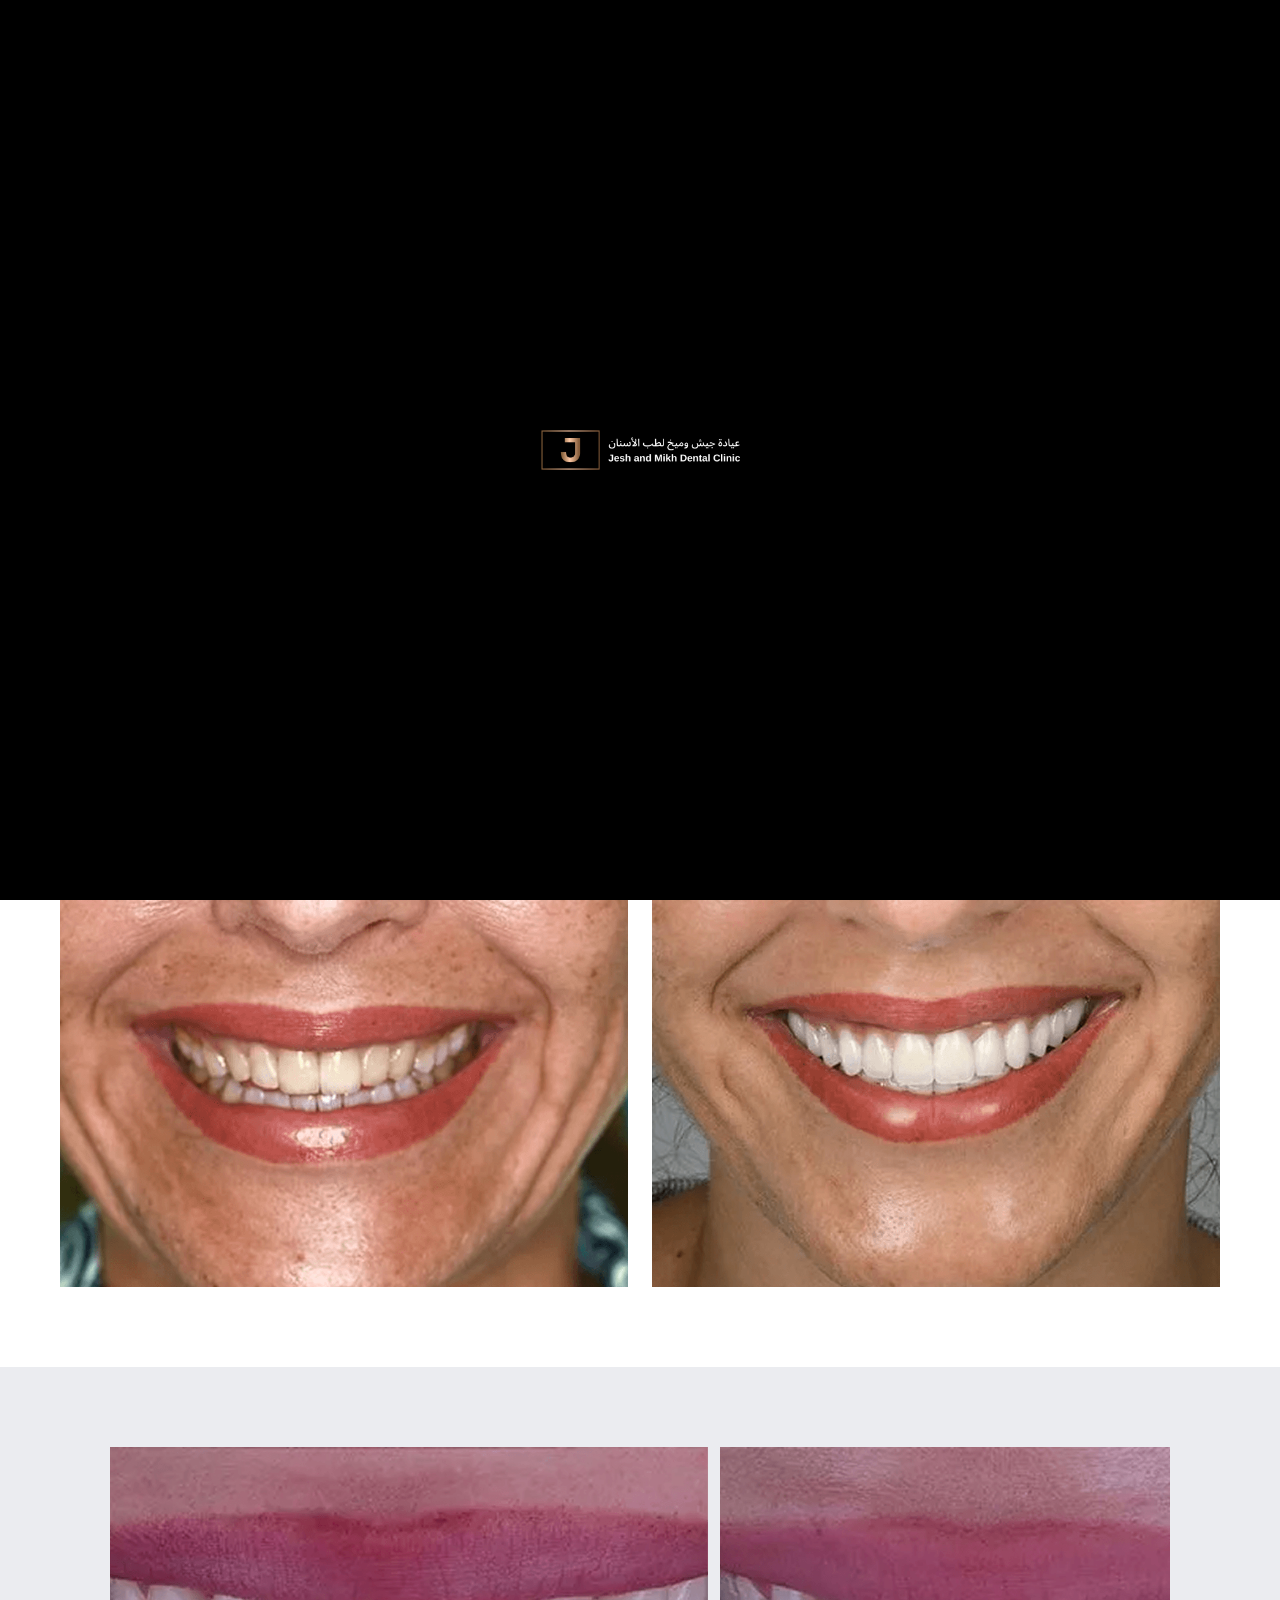
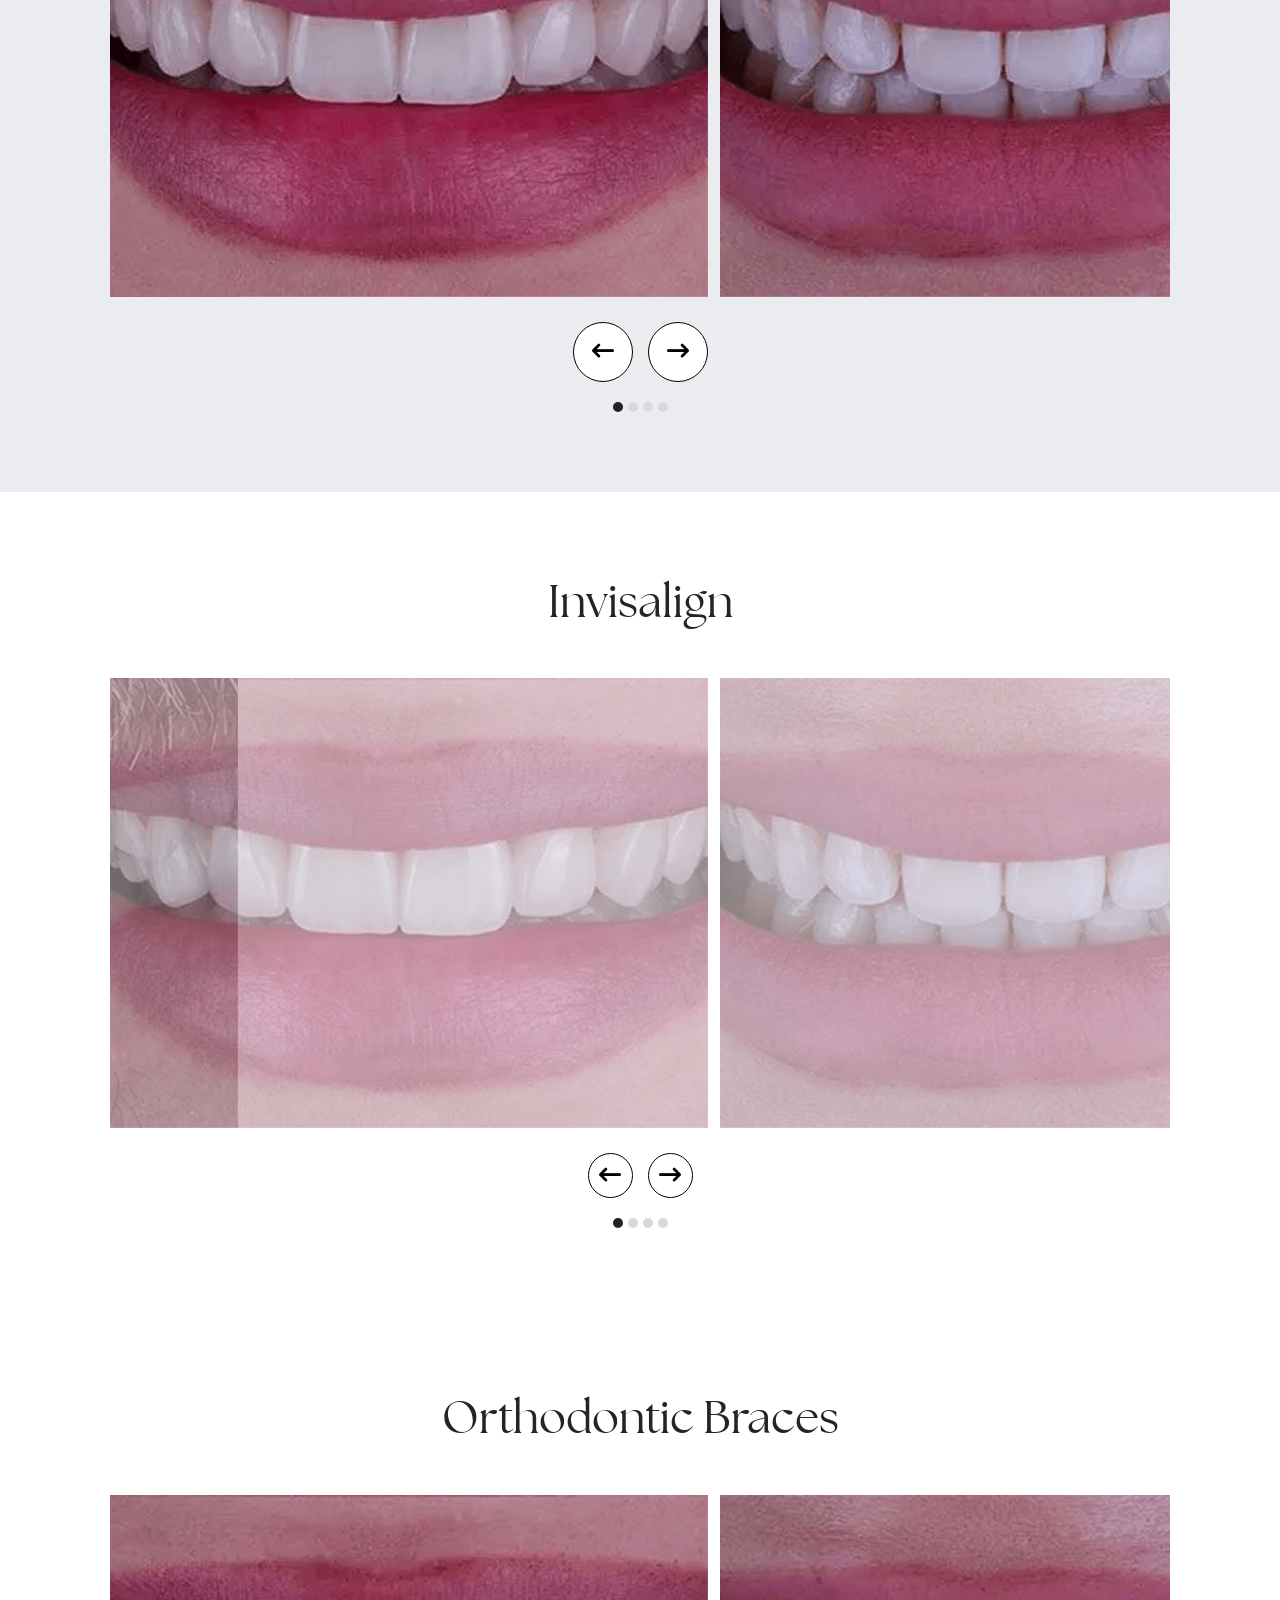
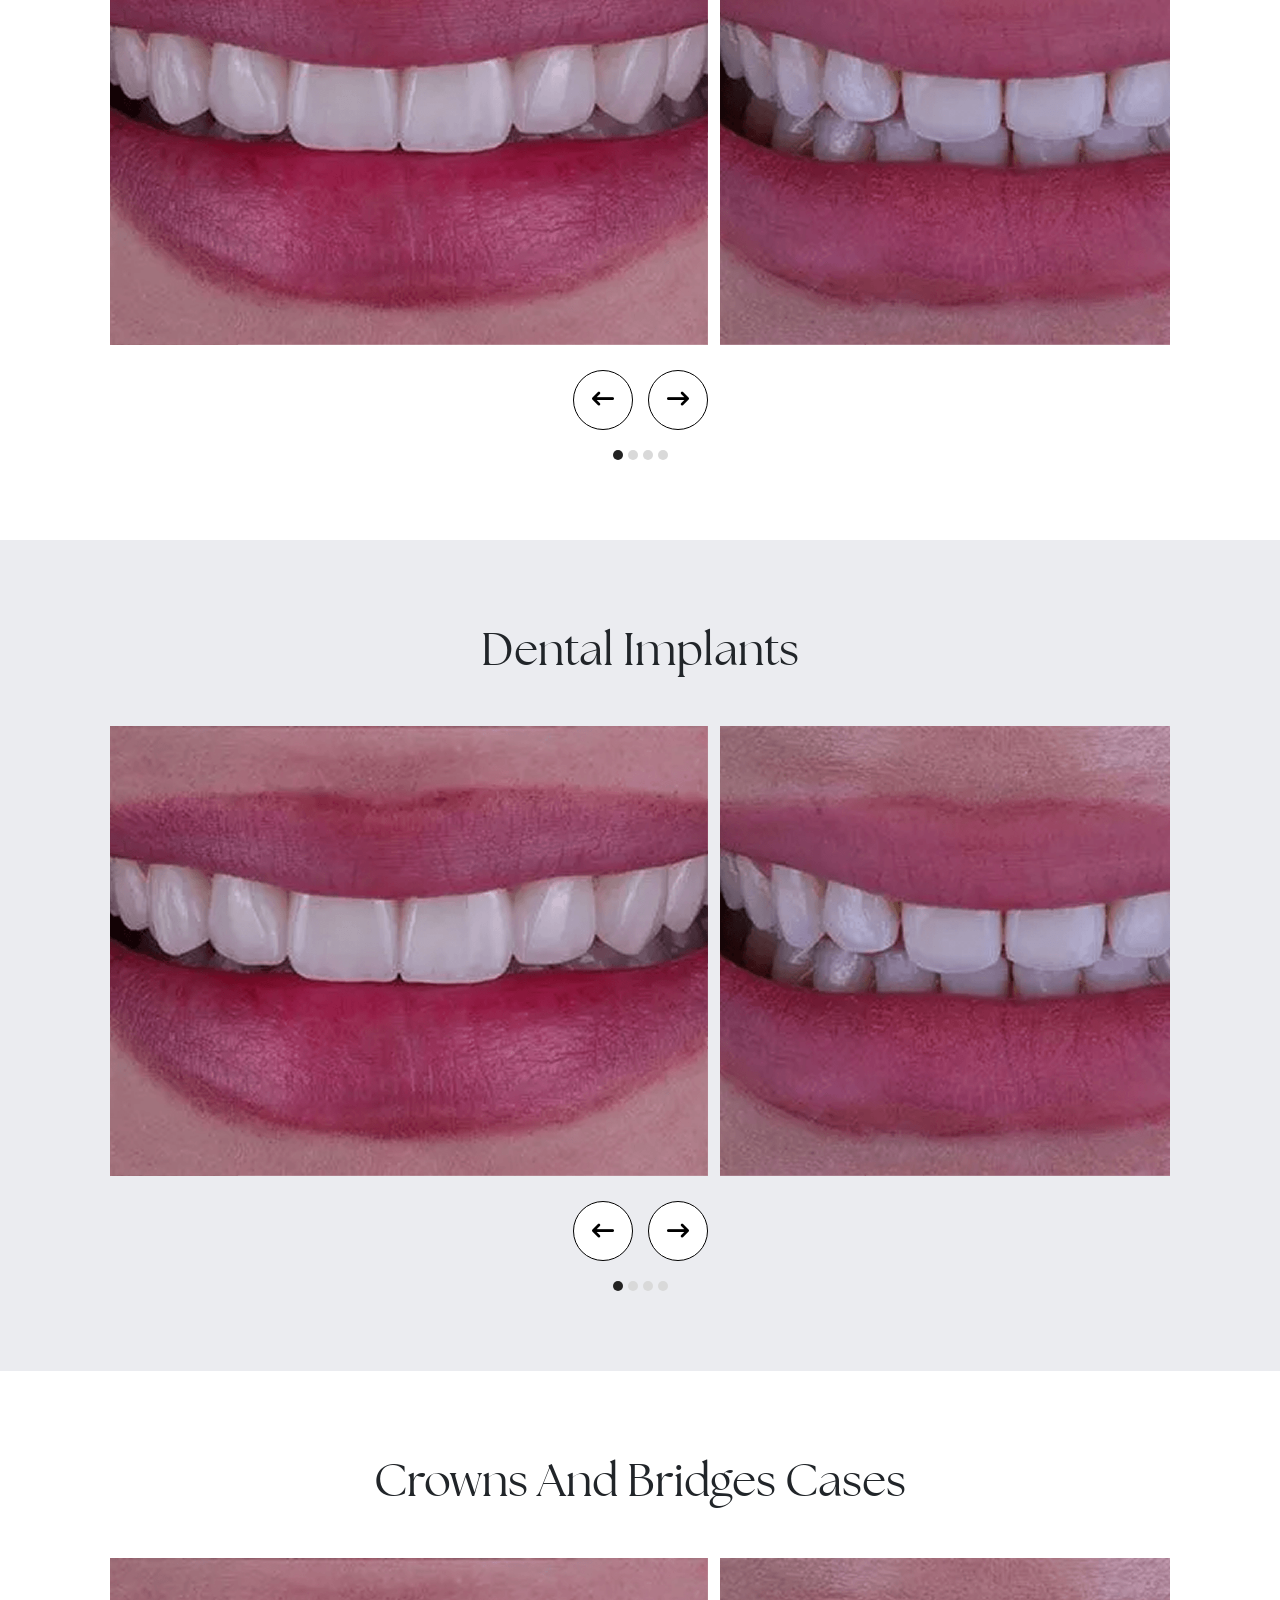
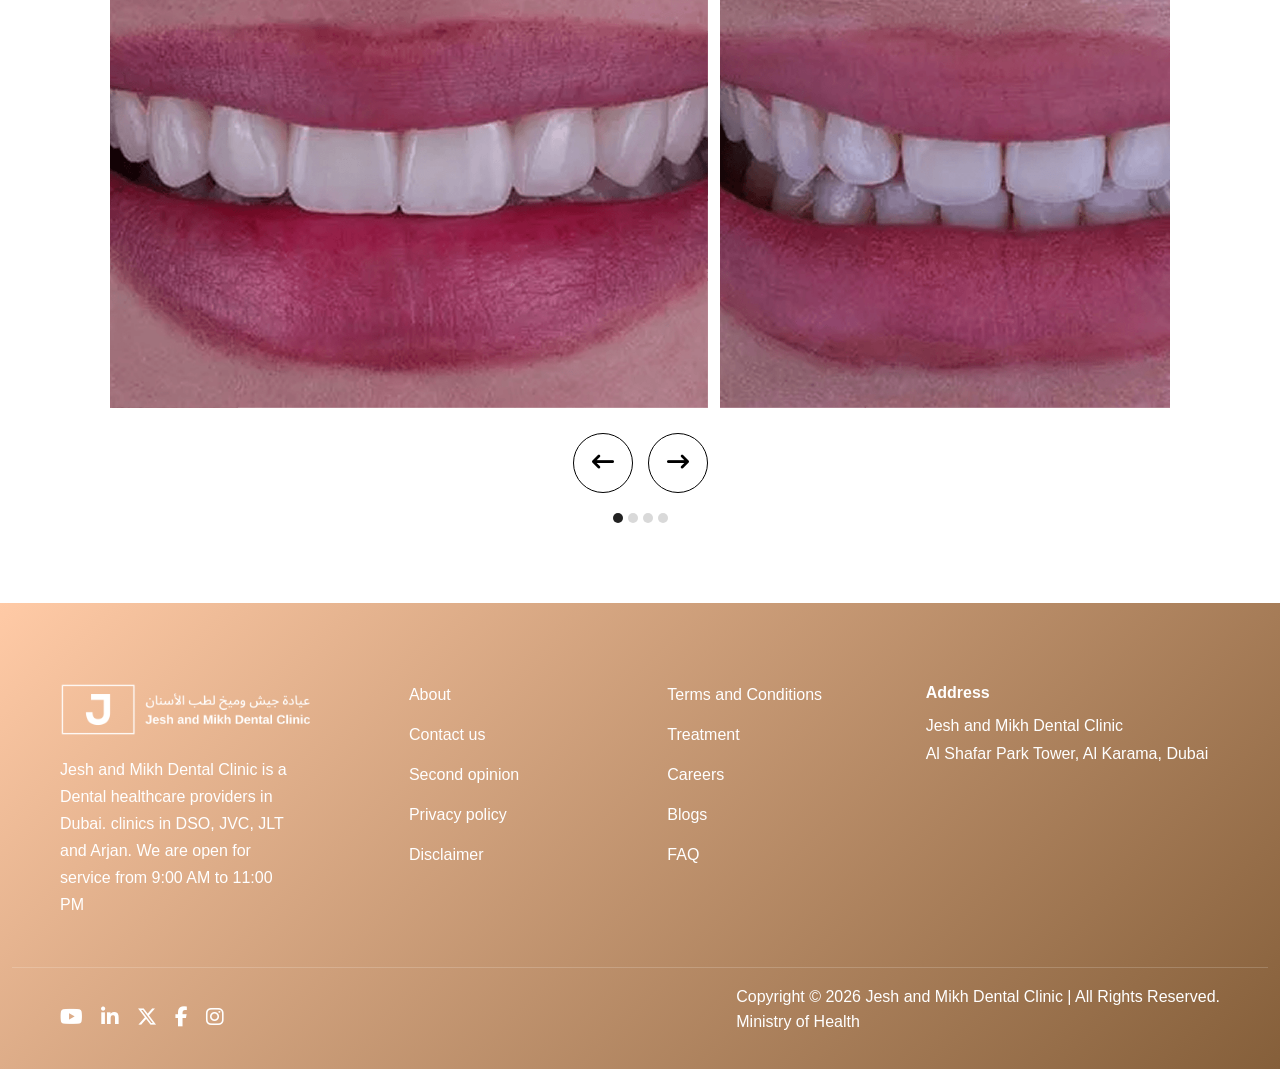
<file: gallery.html>
<!DOCTYPE html>
<html lang="en">

<head>
    <meta charset="UTF-8">
    <meta name="viewport" content="width=device-width, initial-scale=1.0">

    <title>Jesh and Mikh Dental Clinic</title>

    <link rel="icon" type="image/png" href="assets/img/favicon.png">

    <!-- Bootstrap -->
    <link href="https://cdn.jsdelivr.net/npm/bootstrap@5.3.3/dist/css/bootstrap.min.css" rel="stylesheet">

    <!-- Font Awesome -->
    <link rel="stylesheet" href="https://cdnjs.cloudflare.com/ajax/libs/font-awesome/6.5.2/css/all.min.css">

    <!-- Owl Carousel -->
    <link rel="stylesheet" href="https://cdnjs.cloudflare.com/ajax/libs/OwlCarousel2/2.3.4/assets/owl.carousel.min.css">
    <link rel="stylesheet"
        href="https://cdnjs.cloudflare.com/ajax/libs/OwlCarousel2/2.3.4/assets/owl.theme.default.min.css">
    <link rel="stylesheet" href="assets/css/style.css">
    <link rel="stylesheet" href="assets/fonts/webfont/stylesheet.css">
    <link rel="stylesheet" href="https://unpkg.com/aos@2.3.1/dist/aos.css" />
    <script src="https://cdnjs.cloudflare.com/ajax/libs/gsap/3.12.5/gsap.min.js"></script>



</head>

<body>

    <!-- =============================
        Loader
        ============================= -->
    <div class="loader-wrapper">
        <img src="assets/img/logo.png" alt="Loader" class="loader-img">
    </div>
    <!-- =============================
    Loader
    ============================= -->

    <a href="https://wa.me/+971521000425" class="whatsapp-float" target="_blank">
        <i class="fab fa-whatsapp"></i>
    </a>
    <a href="tel:+971521000425" class="call-float">
        <i class="fas fa-phone"></i>
    </a>


    <!-- =============================
NAVBAR
============================= -->

    <nav class="navbar navbar-expand-lg custom-navbar">

        <div class="container">

            <a class="navbar-brand" href="index.html">
                <img src="assets/img/logo.png"></a>

            <button class="navbar-toggler " type="button" data-bs-toggle="collapse" data-bs-target="#navMenu">
                <span class="navbar-toggler-icon"></span>
            </button>

            <div class="collapse navbar-collapse justify-content-end" id="navMenu">

                <ul class="navbar-nav">

                    <li class="nav-item"><a class="nav-link" href="about.html"></a></li>
                    <li class="nav-item dropdown">
                        <a class="nav-link dropdown-toggle-custom" href="#" id="dentalDropdown" role="button"
                            data-bs-toggle="dropdown">
                            About
                            <i class="fa fa-angle-right arrow-icon"></i>
                        </a>
                        <div class="dropdown-menu custom-dropdown custom-dropdown-small">
                            <a class="dropdown-item" href="about.html">Why choose us</a>
                            <a class="dropdown-item" href="#">Gallery</a>
                        </div>
                    </li>
                    <li class="nav-item dropdown">

                        <a class="nav-link dropdown-toggle-custom" href="#" data-bs-toggle="dropdown">
                            Dental
                            <i class="fa fa-angle-right arrow-icon"></i>
                        </a>

                        <div class="dropdown-menu custom-dropdown">
                            <div class="row">
                                <div class="col-md-6 p-0">
                                    <a class="dropdown-item" href="denter-offers.html">Offers</a>
                                    <a class="dropdown-item" href="toothpain-service.html">Tooth Pain</a>
                                    <a class="dropdown-item" href="toothpain-service.html">Dental Fillings</a>
                                    <a class="dropdown-item" href="toothpain-service.html">Pediatric Dentistry</a>
                                    <a class="dropdown-item" href="toothpain-service.html">Invisalign</a>
                                    <a class="dropdown-item" href="toothpain-service.html">Teeth Extraction in Dubai</a>
                                    <a class="dropdown-item" href="toothpain-service.html">Dental Braces</a>
                                </div>
                                <div class="col-md-6 p-0">
                                    <a class="dropdown-item" href="toothpain-service.html">Root Canal Treatment</a>
                                    <a class="dropdown-item" href="toothpain-service.html">Dental Implants</a>
                                    <a class="dropdown-item" href="toothpain-service.html">Cosmetic Dentistry</a>
                                    <a class="dropdown-item" href="toothpain-service.html">Teeth Cleaning &
                                        Polishing</a>
                                    <a class="dropdown-item" href="toothpain-service.html">Teeth Whitening</a>
                                    <a class="dropdown-item" href="toothpain-service.html">Dental Crowns & Bridges</a>
                                    <a class="dropdown-item" href="toothpain-service.html">Dental Veneers</a>
                                    <a class="dropdown-item" href="toothpain-service.html">General Medicine</a>
                                </div>
                            </div>
                        </div>

                    <li class="nav-item"><a class="nav-link" href="doctors.html">Our Doctors</a></li>
                    <li class="nav-item"><a class="nav-link" href="insurance.html">Insurance</a></li>
                    <li class="nav-item"><a class="nav-link" href="dentel-tourism.html">Dental Tourism</a></li>
                    <li class="nav-item"><a class="nav-link" href="contact.html">Contact</a></li>
                </ul>
                <div class="nav-btns">
                    <a href="">
                        <button type="button" class="nav-btn">Message</button>
                    </a>
                    <a href="">
                        <button type="button" class="nav-btn nav-color-btn">Call Now</button>
                    </a>
                </div>
            </div>

        </div>
    </nav>


    <!-- =============================
    OWL HERO SLIDER
    ============================= -->

    <div class=" hero-slider">

        <div class="about-banner blog-banner banner-overlay-65"
            style="background-image:url('assets/img/gallery-banner.png')">
            <div class="overlay"></div>
        </div>
    </div>


    <!-- =============================
            GLALLERY COMPARE SECTION
    ============================= -->

    <section class="section-padding">
        <div class="custom-container">
            <div class=" text-center mb-3 mb-md-5">
                <h2 class="section-title">Porcelain Veneers</h2>
            </div>
            <div class="row">
                <div class="col-lg-6">
                    <div class="gallery-item image-shine-effect">
                        <img src="assets/img/gallery-before-1.png" alt="Gallery Image 1">
                    </div>

                </div>
                <div class="col-lg-6">
                    <div class="gallery-item image-shine-effect">
                        <img src="assets/img/gallery-after-1.png" alt="Gallery Image 2">
                    </div>
                </div>
            </div>
        </div>
    </section>


    <!-- =============================
            GLALLERY COMPARE SECTION
    ============================= -->


    <!-- =============================
            GLALLERY COMPARE SECTION SLIDER
    ============================= -->


    <section class="section-padding bg-gray">
        <div class="custom-container">
           
            <div class="owl-carousel beforeAfterCarousel1 gallery-carousel">
                <div class="item">
                    <div class="before-after-images">
                        <img src="assets/img/gallery-after-2.png" alt="Before">
                        <img src="assets/img/gallery-before-2.png" alt="After">
                    </div>
                </div>
                <div class="item">
                    <div class="before-after-images">
                        <img src="assets/img/gallery-before-3.png" alt="Before">
                        <img src="assets/img/gallery-after-3.png" alt="After">
                    </div>
                </div>
                <div class="item">
                    <div class="before-after-images">
                        <img src="assets/img/gallery-before-4.png" alt="Before">
                        <img src="assets/img/gallery-after-5.png" alt="After">
                    </div>
                </div>
                <div class="item">
                    <div class="before-after-images">
                        <img src="assets/img/gallery-before-5.png" alt="Before">
                        <img src="assets/img/gallery-after-5.png" alt="After">
                    </div>
                </div>
            </div>
        </div>
    </section>


    <section class="section-padding ">
        <div class="custom-container">
             <div class=" text-center mb-3 mb-md-5">
                <h2 class="section-title">Invisalign</h2>
            </div>
            <div class="owl-carousel beforeAfterCarousel2 gallery-carousel">
                <div class="item">
                    <div class="before-after-images">
                        <img src="assets/img/gallery-after-2.png" alt="Before">
                        <img src="assets/img/gallery-before-2.png" alt="After">
                    </div>
                </div>
                <div class="item">
                    <div class="before-after-images">
                        <img src="assets/img/gallery-before-3.png" alt="Before">
                        <img src="assets/img/gallery-after-3.png" alt="After">
                    </div>
                </div>
                <div class="item">
                    <div class="before-after-images">
                        <img src="assets/img/gallery-before-4.png" alt="Before">
                        <img src="assets/img/gallery-after-5.png" alt="After">
                    </div>
                </div>
                <div class="item">
                    <div class="before-after-images">
                        <img src="assets/img/gallery-before-5.png" alt="Before">
                        <img src="assets/img/gallery-after-5.png" alt="After">
                    </div>
                </div>
            </div>
        </div>
    </section>


    <section class="section-padding">
        <div class="custom-container">
             <div class=" text-center mb-3 mb-md-5">
                <h2 class="section-title">Orthodontic Braces</h2>
            </div>
            <div class="owl-carousel beforeAfterCarousel3 gallery-carousel">
                <div class="item">
                    <div class="before-after-images">
                        <img src="assets/img/gallery-after-2.png" alt="Before">
                        <img src="assets/img/gallery-before-2.png" alt="After">
                    </div>
                </div>
                <div class="item">
                    <div class="before-after-images">
                        <img src="assets/img/gallery-before-3.png" alt="Before">
                        <img src="assets/img/gallery-after-3.png" alt="After">
                    </div>
                </div>
                <div class="item">
                    <div class="before-after-images">
                        <img src="assets/img/gallery-before-4.png" alt="Before">
                        <img src="assets/img/gallery-after-5.png" alt="After">
                    </div>
                </div>
                <div class="item">
                    <div class="before-after-images">
                        <img src="assets/img/gallery-before-5.png" alt="Before">
                        <img src="assets/img/gallery-after-5.png" alt="After">
                    </div>
                </div>
            </div>
        </div>
    </section>



    <section class="section-padding bg-gray">
        <div class="custom-container">
             <div class=" text-center mb-3 mb-md-5">
                <h2 class="section-title">Dental Implants</h2>
            </div>
            <div class="owl-carousel beforeAfterCarousel4 gallery-carousel">
                <div class="item">
                    <div class="before-after-images">
                        <img src="assets/img/gallery-after-2.png" alt="Before">
                        <img src="assets/img/gallery-before-2.png" alt="After">
                    </div>
                </div>
                <div class="item">
                    <div class="before-after-images">
                        <img src="assets/img/gallery-before-3.png" alt="Before">
                        <img src="assets/img/gallery-after-3.png" alt="After">
                    </div>
                </div>
                <div class="item">
                    <div class="before-after-images">
                        <img src="assets/img/gallery-before-4.png" alt="Before">
                        <img src="assets/img/gallery-after-5.png" alt="After">
                    </div>
                </div>
                <div class="item">
                    <div class="before-after-images">
                        <img src="assets/img/gallery-before-5.png" alt="Before">
                        <img src="assets/img/gallery-after-5.png" alt="After">
                    </div>
                </div>
            </div>
        </div>
    </section>



    <section class="section-padding ">
        <div class="custom-container">
             <div class=" text-center mb-3 mb-md-5">
                <h2 class="section-title">Crowns and Bridges Cases</h2>
            </div>
            <div class="owl-carousel beforeAfterCarousel5 gallery-carousel">
                <div class="item">
                    <div class="before-after-images">
                        <img src="assets/img/gallery-after-2.png" alt="Before">
                        <img src="assets/img/gallery-before-2.png" alt="After">
                    </div>
                </div>
                <div class="item">
                    <div class="before-after-images">
                        <img src="assets/img/gallery-before-3.png" alt="Before">
                        <img src="assets/img/gallery-after-3.png" alt="After">
                    </div>
                </div>
                <div class="item">
                    <div class="before-after-images">
                        <img src="assets/img/gallery-before-4.png" alt="Before">
                        <img src="assets/img/gallery-after-5.png" alt="After">
                    </div>
                </div>
                <div class="item">
                    <div class="before-after-images">
                        <img src="assets/img/gallery-before-5.png" alt="Before">
                        <img src="assets/img/gallery-after-5.png" alt="After">
                    </div>
                </div>
            </div>
        </div>
    </section>

   <!-- =============================
            GLALLERY COMPARE SECTION SLIDER
    ============================= -->





    <!-- =============================
            FOOTER
    ============================= -->
    <footer>

        <div class="custom-container">
            <div class="footer-top">

                <!-- Brand -->
                <div class="brand-col">
                    <div class="brand-logo">
                        <img src="assets/img/white-logo.png" alt="">
                    </div>
                    <p class="brand-desc">
                        Jesh and Mikh Dental Clinic is a Dental healthcare providers in Dubai. clinics in
                        DSO, JVC, JLT
                        and Arjan. We are open for service from 9:00 AM to 11:00 PM
                    </p>
                </div>

                <!-- Nav col 1 -->
                <nav class="footer-nav">
                    <ul>
                        <li><a href="#">About</a></li>
                        <li><a href="#">Contact us</a></li>
                        <li><a href="#">Second opinion</a></li>
                        <li><a href="#">Privacy policy</a></li>
                        <li><a href="#">Disclaimer</a></li>
                    </ul>
                </nav>

                <!-- Nav col 2 -->
                <nav class="footer-nav">
                    <ul>
                        <li><a href="#">Terms and Conditions</a></li>
                        <li><a href="#">Treatment</a></li>
                        <li><a href="#">Careers</a></li>
                        <li><a href="#">Blogs</a></li>
                        <li><a href="#">FAQ</a></li>
                    </ul>
                </nav>

                <!-- Address -->
                <div class="footer-address">
                    <h4>Address</h4>
                    <p>
                        Jesh and Mikh Dental Clinic <br />
                        Al Shafar Park Tower, Al Karama, Dubai
                    </p>
                </div>

            </div>
            <hr class="footer-divider" />

            <div class="footer-bottom">
                <!-- Social Icons -->
                <div class="social-links">
                    <a href="#" aria-label="YouTube"><i class="fab fa-youtube"></i></a>
                    <a href="#" aria-label="LinkedIn"><i class="fab fa-linkedin-in"></i></a>
                    <a href="#" aria-label="X"><i class="fab fa-x-twitter"></i></a>
                    <a href="#" aria-label="Facebook"><i class="fab fa-facebook-f"></i></a>
                    <a href="#" aria-label="Instagram"><i class="fab fa-instagram"></i></a>
                </div>

                <!-- Copyright -->
                <p class="footer-copy">
                    Copyright © 2026 Jesh and Mikh Dental Clinic | All Rights Reserved.<br />
                    Ministry of Health
                </p>
            </div>
        </div>



    </footer>

    <!-- =============================
            FOOTER
    ============================= -->




    <!-- =============================
SCRIPTS
============================= -->

    <!-- jQuery -->
    <script src="https://code.jquery.com/jquery-3.7.1.min.js"></script>

    <!-- Bootstrap -->
    <script src="https://cdn.jsdelivr.net/npm/bootstrap@5.3.3/dist/js/bootstrap.bundle.min.js"></script>

    <!-- Owl Carousel -->
    <script src="https://cdnjs.cloudflare.com/ajax/libs/OwlCarousel2/2.3.4/owl.carousel.min.js"></script>

    <!-- AOS -->
    <script src="https://unpkg.com/aos@2.3.1/dist/aos.js"></script>

    <script>
        AOS.init({
            duration: 1000,
            once: false
        });
    </script>

    <script>
        /* -----------------------------
        NAVBAR SCROLL EFFECT
        ----------------------------- */

        $(window).on("scroll", function () {

            if ($(this).scrollTop() > 50) {
                $(".custom-navbar").addClass("navbar-scrolled");
            } else {
                $(".custom-navbar").removeClass("navbar-scrolled");
            }

        });
    </script>


    <script>
        $('.beforeAfterCarousel1').owlCarousel({
            loop: true,
            margin: 20,
            nav: true,
            dots: true,
            autoplay: true,
            autoplayTimeout: 4000,
            smartSpeed: 800,
            items: 1,
            navText: [
                '<i class="fa-solid fa-arrow-left-long"></i>',
                '<i class="fa-solid fa-arrow-right-long"></i>'
            ]
        });
    </script>


    <script>
        $('.beforeAfterCarousel2').owlCarousel({
            loop: true,
            margin: 20,
            nav: true,
            dots: true,
            autoplay: true,
            autoplayTimeout: 4000,
            smartSpeed: 800,
            items: 1,
            navText: [
                '<i class="fa-solid fa-arrow-left-long"></i>',
                '<i class="fa-solid fa-arrow-right-long"></i>'
            ]
        });
    </script>


    <script>
        $('.beforeAfterCarousel3').owlCarousel({
            loop: true,
            margin: 20,
            nav: true,
            dots: true,
            autoplay: true,
            autoplayTimeout: 4000,
            smartSpeed: 800,
            items: 1,
            navText: [
                '<i class="fa-solid fa-arrow-left-long"></i>',
                '<i class="fa-solid fa-arrow-right-long"></i>'
            ]
        });
    </script>


    <script>
        $('.beforeAfterCarousel4').owlCarousel({
            loop: true,
            margin: 20,
            nav: true,
            dots: true,
            autoplay: true,
            autoplayTimeout: 4000,
            smartSpeed: 800,
            items: 1,
            navText: [
                '<i class="fa-solid fa-arrow-left-long"></i>',
                '<i class="fa-solid fa-arrow-right-long"></i>'
            ]
        });
    </script>


    <script>
        $('.beforeAfterCarousel5').owlCarousel({
            loop: true,
            margin: 20,
            nav: true,
            dots: true,
            autoplay: true,
            autoplayTimeout: 4000,
            smartSpeed: 800,
            items: 1,
            navText: [
                '<i class="fa-solid fa-arrow-left-long"></i>',
                '<i class="fa-solid fa-arrow-right-long"></i>'
            ]
        });
    </script>



    <script>
        $('.payment-slider').owlCarousel({
            loop: true,
            margin: 30,
            nav: false,
            dots: true,
            autoplay: true,
            autoplayTimeout: 3000,
            autoplayHoverPause: true,
            responsive: {

                0: {
                    items: 1
                },

                768: {
                    items: 2
                },

                1200: {
                    items: 3
                }

            }

        });
    </script>

    <script>
        const faqItems = document.querySelectorAll(".faq-item");

        faqItems.forEach(item => {

            const question = item.querySelector(".faq-question");

            question.addEventListener("click", () => {

                faqItems.forEach(i => {
                    if (i !== item) {
                        i.classList.remove("active");
                        i.querySelector(".faq-icon").textContent = "+";
                    }
                });

                item.classList.toggle("active");

                const icon = item.querySelector(".faq-icon");

                icon.textContent = item.classList.contains("active") ? "−" : "+";

            });

        });
    </script>

    <script>
        document.querySelectorAll('.dropdown').forEach(function (dropdown) {
            dropdown.addEventListener('show.bs.dropdown', function () {
                this.querySelector('.arrow-icon').style.transform = 'rotate(90deg)';
            });

            dropdown.addEventListener('hide.bs.dropdown', function () {
                this.querySelector('.arrow-icon').style.transform = 'rotate(0deg)';
            });
        });
    </script>

    <script>
        let pageLoaded = false;
        let minTimePassed = false;

        const loader = document.querySelector(".loader-wrapper");

        // Page fully loaded
        window.addEventListener("load", function () {
            pageLoaded = true;
            hideLoader();
        });

        // Minimum 3 seconds
        setTimeout(function () {
            minTimePassed = true;
            hideLoader();
        }, 3000);

        function hideLoader() {
            if (pageLoaded && minTimePassed) {
                loader.classList.add("hide");

                // Remove from DOM after animation
                setTimeout(() => {
                    loader.style.display = "none";
                }, 700);
            }
        }
    </script>



    <script>
        document.querySelectorAll('.hero-content h3, .hero-content-service h3').forEach(el => {
            // Count words
            let words = el.textContent.trim().split(/\s+/).length;

            if (words > 15) {
                el.style.fontSize = "28px";
            } else if (words > 10) {
                el.style.fontSize = "36px";
            } else if (words > 6) {
                el.style.fontSize = "48px";
            } else {
                el.style.fontSize = "60px";
            }
        });
    </script>


</body>

</html>
</file>
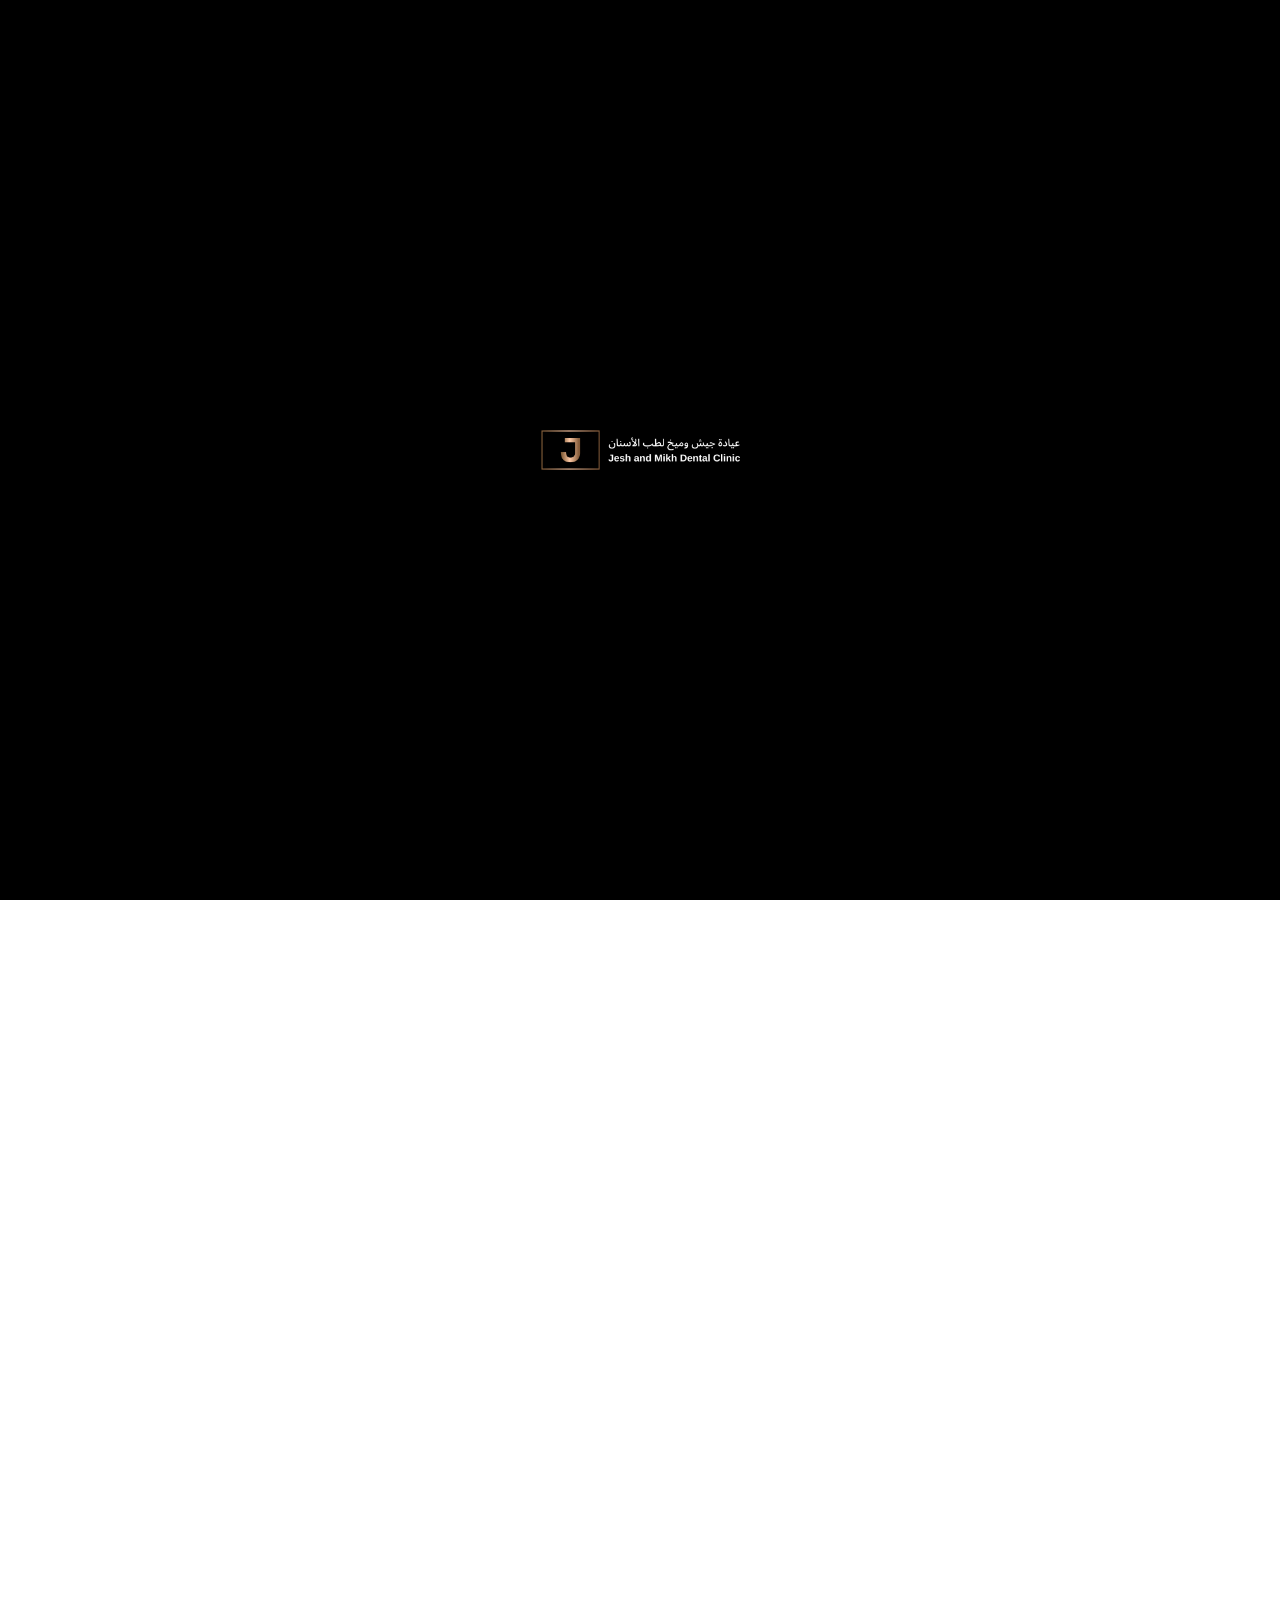
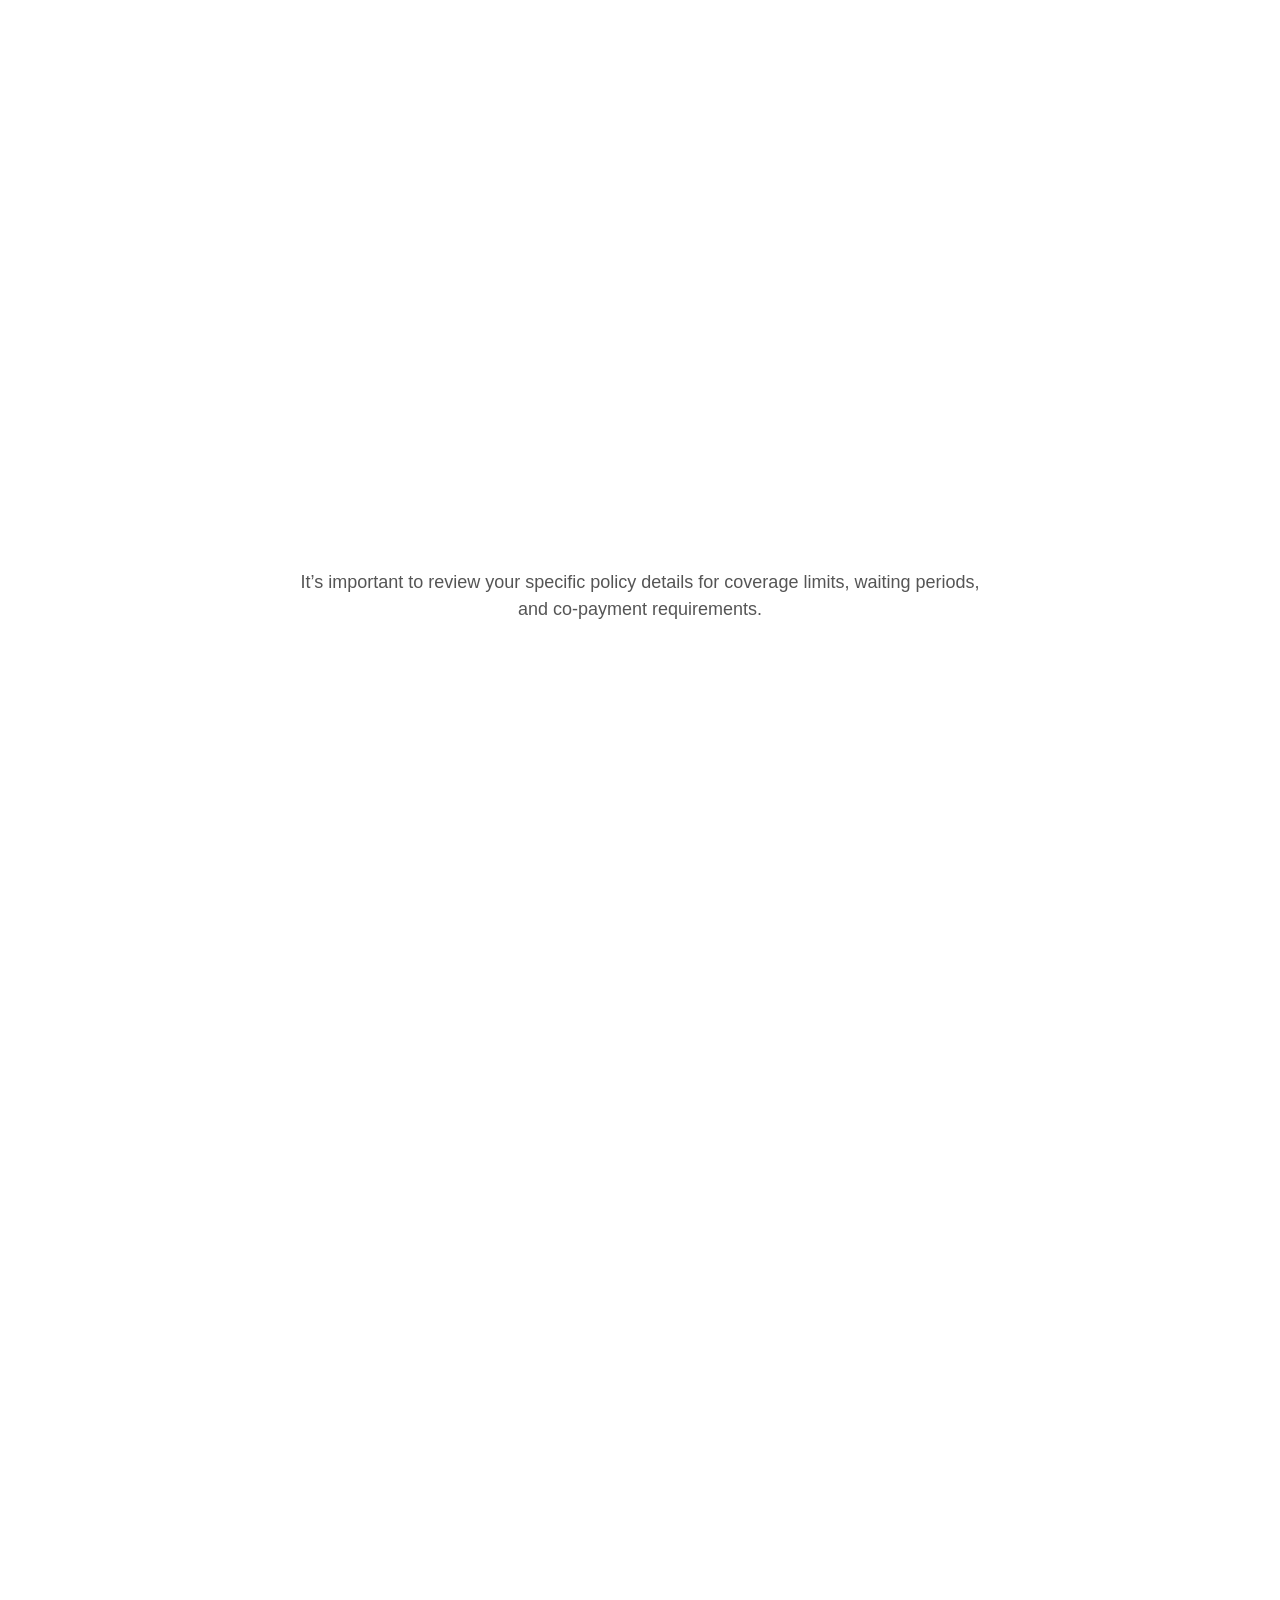
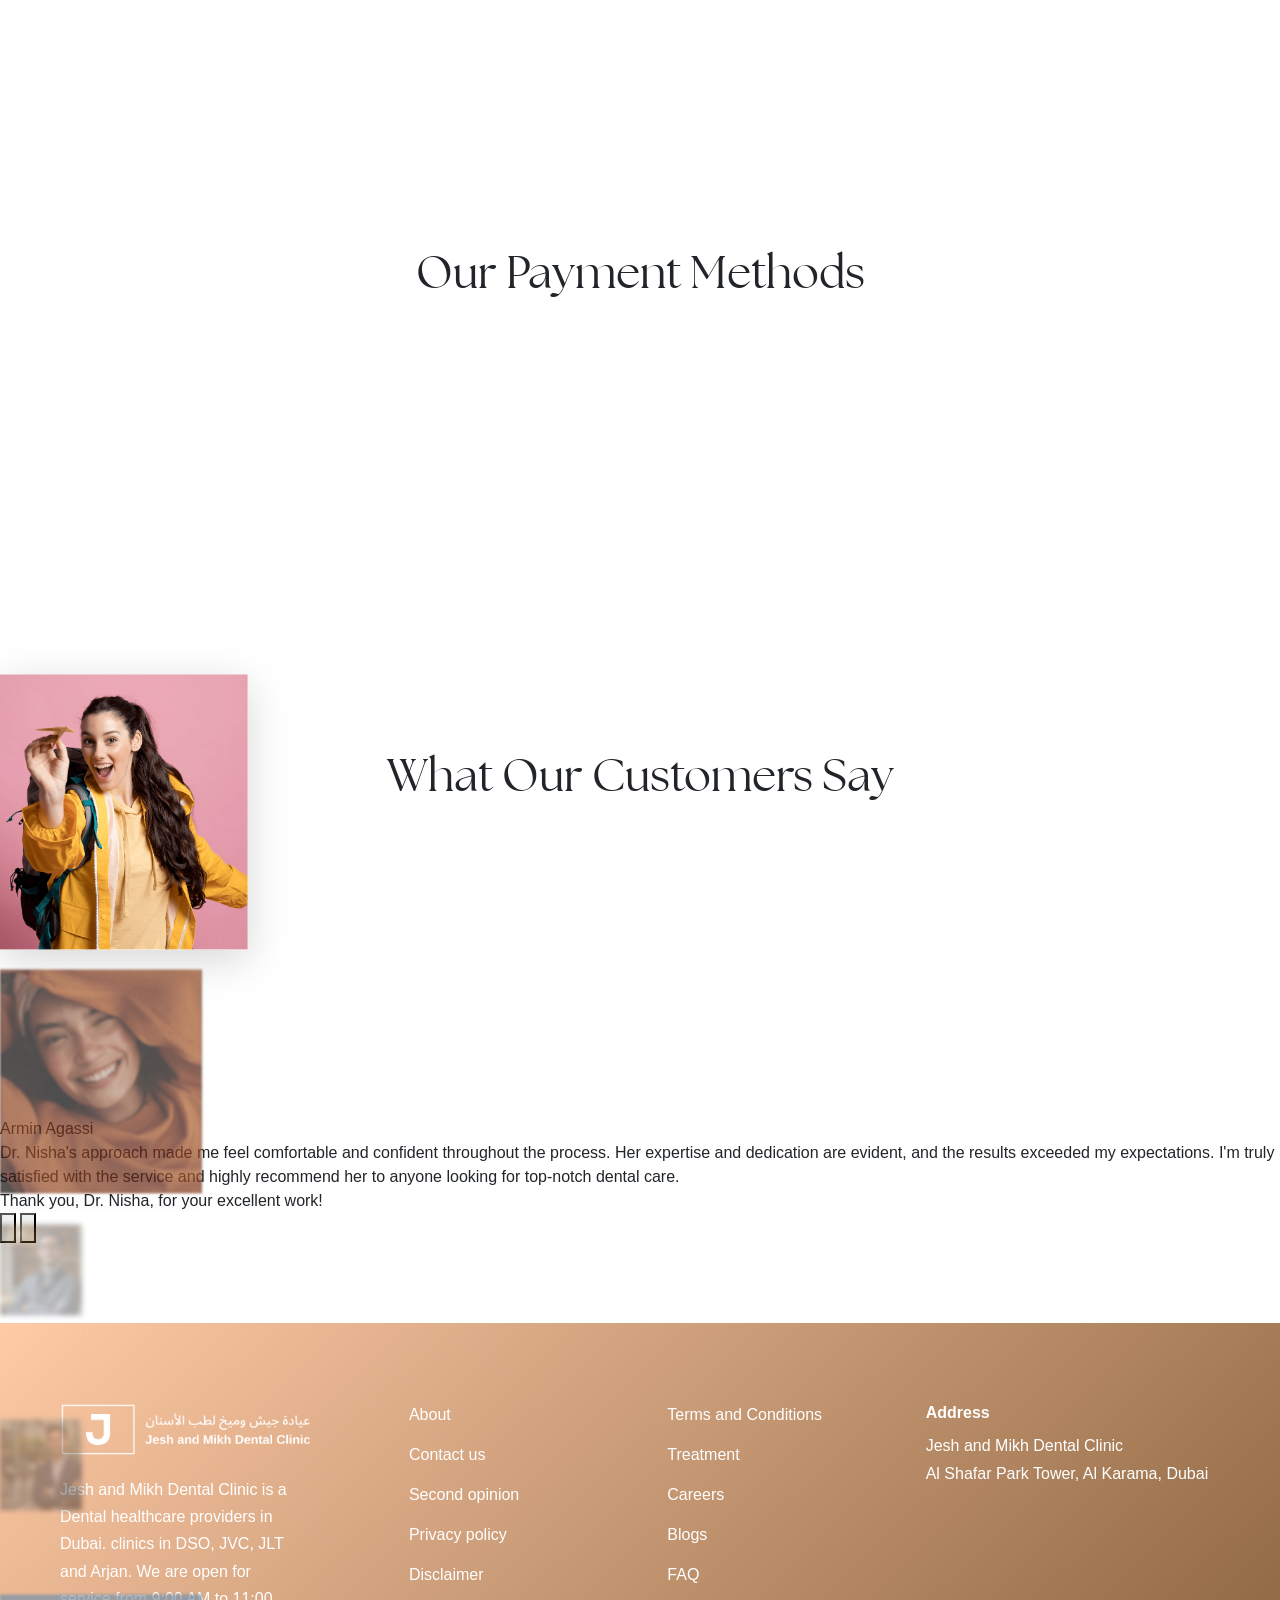
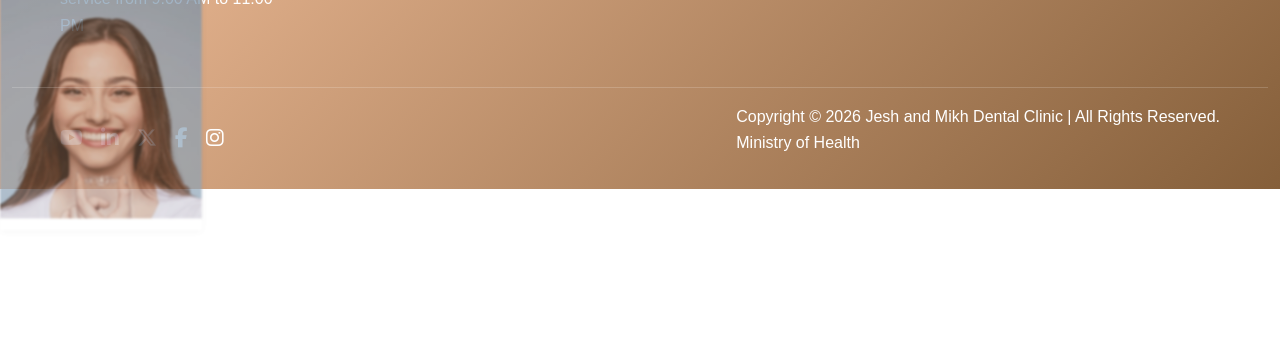
<file: insurance.html>
<!DOCTYPE html>
<html lang="en">

<head>
    <meta charset="UTF-8">
    <meta name="viewport" content="width=device-width, initial-scale=1.0">

    <title>Jesh and Mikh Dental Clinic</title>

    <link rel="icon" type="image/png" href="assets/img/favicon.png">

    <!-- Bootstrap -->
    <link href="https://cdn.jsdelivr.net/npm/bootstrap@5.3.3/dist/css/bootstrap.min.css" rel="stylesheet">

    <!-- Font Awesome -->
    <link rel="stylesheet" href="https://cdnjs.cloudflare.com/ajax/libs/font-awesome/6.5.2/css/all.min.css">

    <!-- Owl Carousel -->
    <link rel="stylesheet" href="https://cdnjs.cloudflare.com/ajax/libs/OwlCarousel2/2.3.4/assets/owl.carousel.min.css">
    <link rel="stylesheet"
        href="https://cdnjs.cloudflare.com/ajax/libs/OwlCarousel2/2.3.4/assets/owl.theme.default.min.css">
    <link rel="stylesheet" href="assets/css/style.css">
    <link rel="stylesheet" href="assets/fonts/webfont/stylesheet.css">
    <link rel="stylesheet" href="https://unpkg.com/aos@2.3.1/dist/aos.css" />
    <script src="https://cdnjs.cloudflare.com/ajax/libs/gsap/3.12.5/gsap.min.js"></script>



</head>

<body>

    <!-- =============================
        Loader
        ============================= -->
    <div class="loader-wrapper">
        <img src="assets/img/logo.png" alt="Loader" class="loader-img">
    </div>
    <!-- =============================
    Loader
    ============================= -->

    <a href="https://wa.me/+971521000425" class="whatsapp-float" target="_blank">
        <i class="fab fa-whatsapp"></i>
    </a>


    <!-- =============================
NAVBAR
============================= -->



    <nav class="navbar navbar-expand-lg custom-navbar navbar-black">

        <div class="container">

            <a class="navbar-brand" href="index.html">
                <img src="assets/img/logo-black.png" class="black-logo">
                <img src="assets/img/logo.png" class="white-logo">
            </a>

            <button class="navbar-toggler " type="button" data-bs-toggle="collapse" data-bs-target="#navMenu">
                <span class="navbar-toggler-icon"></span>
            </button>

            <div class="collapse navbar-collapse justify-content-end" id="navMenu">

                <ul class="navbar-nav">

                    <li class="nav-item"><a class="nav-link" href="about.html"></a></li>
                    <li class="nav-item dropdown">
                        <a class="nav-link dropdown-toggle-custom" href="#" id="dentalDropdown" role="button"
                            data-bs-toggle="dropdown">
                            About
                            <i class="fa fa-angle-right arrow-icon"></i>
                        </a>
                        <div class="dropdown-menu custom-dropdown custom-dropdown-small">
                            <a class="dropdown-item" href="about.html">Why choose us</a>
                            <a class="dropdown-item" href="#">Gallery</a>
                        </div>
                    </li>
                    <li class="nav-item dropdown">

                        <a class="nav-link dropdown-toggle-custom" href="#" data-bs-toggle="dropdown">
                            Dental
                            <i class="fa fa-angle-right arrow-icon"></i>
                        </a>

                        <div class="dropdown-menu custom-dropdown">
                            <div class="row">
                                <div class="col-md-6 p-0">
                                    <a class="dropdown-item" href="denter-offers.html">Offers</a>
                                    <a class="dropdown-item" href="toothpain-service.html">Tooth Pain</a>
                                    <a class="dropdown-item" href="toothpain-service.html">Dental Fillings</a>
                                    <a class="dropdown-item" href="toothpain-service.html">Pediatric Dentistry</a>
                                    <a class="dropdown-item" href="toothpain-service.html">Invisalign</a>
                                    <a class="dropdown-item" href="toothpain-service.html">Teeth Extraction in Dubai</a>
                                    <a class="dropdown-item" href="toothpain-service.html">Dental Braces</a>
                                </div>
                                <div class="col-md-6 p-0">
                                    <a class="dropdown-item" href="toothpain-service.html">Root Canal Treatment</a>
                                    <a class="dropdown-item" href="toothpain-service.html">Dental Implants</a>
                                    <a class="dropdown-item" href="toothpain-service.html">Cosmetic Dentistry</a>
                                    <a class="dropdown-item" href="toothpain-service.html">Teeth Cleaning &
                                        Polishing</a>
                                    <a class="dropdown-item" href="toothpain-service.html">Teeth Whitening</a>
                                    <a class="dropdown-item" href="toothpain-service.html">Dental Crowns & Bridges</a>
                                    <a class="dropdown-item" href="toothpain-service.html">Dental Veneers</a>
                                    <a class="dropdown-item" href="toothpain-service.html">General Medicine</a>
                                </div>
                            </div>
                        </div>

                                      <li class="nav-item"><a class="nav-link" href="doctors.html">Our Doctors</a></li>
                    <li class="nav-item"><a class="nav-link" href="insurance.html">Insurance</a></li>
                    <li class="nav-item"><a class="nav-link" href="dentel-tourism.html">Dental Tourism</a></li>
                    <li class="nav-item"><a class="nav-link" href="contact.html">Contact</a></li>
                </ul>
                <div class="nav-btns">
                    <a href="">
                        <button type="button" class="nav-btn">Message</button>
                    </a>
                    <a href="">
                        <button type="button" class="nav-btn nav-color-btn">Call Now</button>
                    </a>
                </div>
            </div>

        </div>
    </nav>




    <!-- =============================
           OFFER ABOUT SECTION
    ============================= -->

    <section class="section-padding mt-5">
        <div class="custom-container">
            <div class="row align-items-center">
                <div class="col-lg-6 my-5 my-md-0">
                    <div class="offer-about-content">
                        <h2 class="section-title">
                            Understanding Dental <br> Insurance at Jesh and Mikh <br> Dental Clinic
                        </h2>
                        <h5>
                            At Jesh and Mikh Dental Clinic, we believe everyone deserves access to quality dental care
                            without financial stress. That’s why we work with a range of major insurance providers to
                            help you maximize your dental benefits and reduce out‑of‑pocket costs for treatment.
                        </h5>
                        <div class="d-flex align-items-center gap-2 ">
                            <a href="#insurance-section">
                                <button class="btn-book btn-fill-bg">Verify my insurance</button>
                            </a>
                            <a href="#form-section">
                                <button class="btn-book">Book now</button>

                            </a>
                        </div>
                    </div>
                </div>

                <div class="col-lg-6">
                    <div class="about-layout-image-box image-shine-effect" data-aos="zoom-in">
                        <img src="assets/img/insurance-banner.png" alt="">
                    </div>
                </div>
            </div>
        </div>
    </section>

    <!-- =============================
            ABOUT SECTION
    ============================= -->


    <!-- =============================
            ABOUT SECTION
    ============================= -->

    <section class="section-padding">
        <div class="container">
            <p class="about-para" data-aos="fade-up">
                Whether you have an employer‑provided health insurance with dental <br> benefits or a separate dental
                add‑on plan, our team assists you in verifying <br> coverage and making the most of your policy. 
            </p>
        </div>
    </section>

    <!-- =============================
            ABOUT SECTION
    ============================= -->




    <!-- =============================
            HOW DENTAL INSSURANCE
    ============================= -->

    <section class="section-padding" id="insurance-section">
        <div class="custom-container">
            <div class="row justify-content-center text-center mb-2 mb-md-5"  data-aos="fade-up">
                <div class="col-lg-10">
                    <h2 class="section-title text-center">
                        How Dental Insurance Works in the UAE
                    </h2>
                    <p class="mt-3 section-subtitle">
                        In the United Arab Emirates, dental insurance is typically included either as part of your
                        health insurance policy or as an optional add‑on. Coverage can vary depending on the insurer and
                        the plan type:
                    </p>

                </div>
            </div>
            <div class="row g-4"  data-aos="fade-up">
                <!-- Card 1 -->
                <div class="col-lg-6">
                    <div class="card-gray dentel-offer-gary-box">
                        <div class="why-choose-img-box">
                            <img src="assets/img/exp-dentel.png" alt="">
                        </div>
                        <div>
                            <h2>Emergency dental care e.g., pain relief, extractions:</h2>
                            <h6 class="w-100">Often covered under basic health insurance.</h6>
                        </div>
                    </div>
                    <div class="card-gray dentel-offer-gary-box">
                        <div class="why-choose-img-box">
                            <img src="assets/img/exp-dentel.png" alt="">
                        </div>
                        <div>
                            <h2>Routine and preventive treatments check‑ups, cleanings, fillings:</h2>
                            <h6 class="w-100">May require a higher tier plan or add‑on option.</h6>
                        </div>
                    </div>
                    <div class="card-gray dentel-offer-gary-box">
                        <div class="why-choose-img-box">
                            <img src="assets/img/exp-dentel.png" alt="">
                        </div>
                        <div>
                            <h2>Major treatments crowns, root canals, dentures:</h2>
                            <h6 class="w-100">Sometimes covered after a waiting period.</h6>
                        </div>
                    </div>
                    <div class="card-gray dentel-offer-gary-box">
                        <div class="why-choose-img-box">
                            <img src="assets/img/exp-dentel.png" alt="">
                        </div>
                        <div>
                            <h2>Advanced or cosmetic procedures veneers, whitening, implants, braces:</h2>
                            <h6 class="w-100">Usually excluded from standard dental coverage unless you have premium
                                add‑ons.</h6>
                        </div>
                    </div>
                </div>

                <div class="col-lg-6">
                    <div class="about-layout-image-box image-shine-effect" data-aos="zoom-in">
                        <img src="assets/img/how-insurance.png" alt="">
                    </div>
                </div>

            </div>
            <p class="mt-3 mt-md-5 section-subtitle text-center">
                It’s important to review your specific policy details for coverage limits, waiting periods, <br> and
                co‑payment requirements.
            </p>
        </div>
    </section>


    <!-- =============================
            HOW DENTAL INSSURANCE
    ============================= -->



    <!-- =============================
            HOW DENTAL INSSURANCE
    ============================= -->

    <section class="section-padding">
        <div class="row align-items-center">
            <div class="col-lg-6 p-0 ">
                <div class="appointment-img image-shine-effect" data-aos="zoom-in">
                    <img src="assets/img/dental-insurance-plans.png" alt="">
                </div>
            </div>
            <div class="col-lg-6  my-4 my-md-0 ps-3 ps-md-5">
                <div class="appointment-content ps-0">
                    <div class="consultation-content" data-aos="fade-right">
                        <h2 class="service-inner-section-title">
                            Dental Insurance Plans We Assist With
                        </h2>
                        <p class="mt-3 section-subtitle">
                            We work with a number of well‑known UAE insurance providers to help our patients use their
                            dental benefits effectively. These may include (subject to change and verification with your
                            insurer):
                        </p>

                        <ul class="service-list-points">
                            <li>Major health & dental insurance providers</li>
                            <li>Direct billing arrangements with selected plans</li>
                            <li>Assistance with claim submissions</li>
                        </ul>

                        <p class="mt-3 section-subtitle">
                            Our reception team is happy to confirm which plans we currently accept — simply call us or
                            send us your insurance details for verification.
                        </p>

                    </div>
                </div>
            </div>
        </div>

        <div class="row align-items-center">
            <div class="col-lg-6  my-4 my-md-0 ps-3 ps-md-5 order-2 order-md-1">
                <div class="appointment-content ps-0">
                    <div class="consultation-content" data-aos="fade-right">
                        <h2 class="service-inner-section-title">
                            Benefits of Using Insurance for <br> Dental Care
                        </h2>
                        <p class="mt-3 section-subtitle">
                            Using your dental insurance at Jesh and Mikh Dental Clinic can help you:
                        </p>

                        <ul class="service-list-points">
                            <li> Reduce upfront treatment costs</li>
                            <li>Get coverage for eligible procedures</li>
                            <li>Avoid complex reimbursement processes</li>
                            <li>Focus on your oral health with less financial stress</li>
                        </ul>

                        <p class="mt-3 section-subtitle">
                            We help guide you through the paperwork and pre‑authorisation requirements when possible.
                        </p>

                    </div>
                </div>
            </div>
            <div class="col-lg-6 p-0 order-1 order-md-2">
                <div class="appointment-img image-shine-effect" data-aos="zoom-in">
                    <img src="assets/img/dental-benefits.png" alt="">
                </div>
            </div>

        </div>
    </section>

    <!-- =============================
            HOW DENTAL INSSURANCE
    ============================= -->


    <!-- =============================
            INSURANCE MIGHT OVER
    ============================= -->

    <section class="section-padding">
        <div class="custom-container">
            <div class="row text-center mb-2 mb-md-5">
                <div class="col-lg-10 mx-auto">
                    <h2 class="section-title" data-aos="fade-up">
                        What Your Insurance Might Cover
                    </h2>
                    <p class="section-subtitle" data-aos="fade-up">
                        Depending on your dental policy, your plan might <br> help cover:
                    </p>
                </div>
            </div>
            <div class="row gy-3" data-aos="fade-up">
                <div class="col-lg-4 col-md-6">
                    <div class="card-gray dentel-offer-gary-box">
                        <img src="assets/img/service2.png" alt="" class="mb-0">
                        <h6>Routine dental <br> check‑ups</h6>
                    </div>
                </div>

                <div class="col-lg-4 col-md-6">
                    <div class="card-gray dentel-offer-gary-box">
                        <img src="assets/img/service28.png" alt="" class="mb-0">
                        <h6>Dental X‑rays and <br> exams</h6>
                    </div>
                </div>

                <div class="col-lg-4 col-md-6">
                    <div class="card-gray dentel-offer-gary-box">
                        <img src="assets/img/service1.png" alt="" class="mb-0">
                        <h6>Cleanings and <br> preventive care</h6>
                    </div>
                </div>

                <div class="col-lg-4 col-md-6">
                    <div class="card-gray dentel-offer-gary-box">
                        <img src="assets/img/service6.png" alt="" class="mb-0">
                        <h6>Tooth <br> extractions</h6>
                    </div>
                </div>

                <div class="col-lg-4 col-md-6">
                    <div class="card-gray dentel-offer-gary-box">
                        <img src="assets/img/service4.png" alt="" class="mb-0">
                        <h6>Basic <br> fillings</h6>
                    </div>
                </div>

                <div class="col-lg-4 col-md-6">
                    <div class="card-gray dentel-offer-gary-box">
                        <img src="assets/img/service27.png" alt="" class="mb-0">
                        <h6>Some major procedures <br> (after waiting periods)</h6>
                    </div>
                </div>
            </div>
            <p class="section-subtitle mx-auto text-center mt-3 mt-md-5" data-aos="fade-up">
                Important: Cosmetic procedures like veneers or whitening typically are not included in basic <br>
                insurance coverage unless you have premium add‑ons in your plan.
            </p>


        </div>
    </section>

    <!-- =============================
            INSURANCE MIGHT OVER
    ============================= -->



    <!-- =============================
            HOW DENTAL INSSURANCE
    ============================= -->

    <section class="section-padding">
        <div class="row align-items-center">
            <div class="col-lg-6  my-4 my-md-0 ps-3 ps-md-5 order-2 order-md-1">
                <div class="appointment-content ps-0">
                    <div class="consultation-content" data-aos="fade-right">
                        <h2 class="service-inner-section-title">
                            Steps to Use Your Dental Insurance
                        </h2>
                        <p class="mt-3 section-subtitle">
                            Using your dental insurance at Jesh and Mikh Dental Clinic can help you:
                        </p>

                        <ul class="service-list-points">
                            <li>Provide your insurance details before your visit.</li>
                            <li>Our team verifies coverage and confirms if direct billing is possible.</li>
                            <li>We estimate your portion (co‑pay, deductible) before treatment.</li>
                            <li>We assist with claims paperwork when needed.</li>
                        </ul>

                        <p class="mt-3 section-subtitle">
                            Please note that final insurance eligibility and claim approval rests with your insurance provider.
                        </p>

                    </div>
                </div>
            </div>
            <div class="col-lg-6 p-0 order-1 order-md-2">
                <div class="appointment-img image-shine-effect" data-aos="zoom-in">
                    <img src="assets/img/step-dental.png" alt="">
                </div>
            </div>

        </div>
        <div class="row align-items-center">
            <div class="col-lg-6 p-0 ">
                <div class="appointment-img image-shine-effect" data-aos="zoom-in">
                    <img src="assets/img/why-choose-insurance.png" alt="">
                </div>
            </div>
            <div class="col-lg-6  my-4 my-md-0 ps-3 ps-md-5">
                <div class="appointment-content ps-0">
                    <div class="consultation-content" data-aos="fade-left">
                        <h2 class="service-inner-section-title">
                            Why Choose Jesh and Mikh Dental <br> Clinic for Insurance‑Assisted Care
                        </h2>
                        <p class="mt-3 section-subtitle">
                            We work with a number of well‑known UAE insurance providers to help our patients use their
                            dental benefits effectively. These may include (subject to change and verification with your
                            insurer):
                        </p>

                        <ul class="service-list-points">
                            <li>We accept a variety of insurance plans</li>
                            <li>Staff support you with claim guidance</li>
                            <li>Transparent communication about coverage</li>
                            <li>Convenient clinic location in Al Karama</li>
                            <li>Convenient clinic location in Al Karama</li>
                        </ul>

                        <p class="mt-3 section-subtitle">
                            Our team is dedicated to helping you receive treatment with ease, using your insurance in the most efficient way.
                        </p>

                    </div>
                </div>
            </div>
        </div>
    </section>

    <!-- =============================
            HOW DENTAL INSSURANCE
    ============================= -->






  











    <!-- =============================
            FAQ SECTION
    ============================= -->

    <section class="faq-section">
        <div class="faq-title" data-aos="fade-right">
            <h2>Frequently Asked <span>Question</span></h2>
        </div>

        <div class="faq-container" data-aos="fade-left">

            <div class="faq-item active">
                <div class="faq-question">
                    <span>How often should I visit a dentist?</span>
                    <span class="faq-icon">−</span>
                </div>
                <div class="faq-answer">
                    Routine dental checkups every six months help maintain good oral health and prevent major dental
                    problems.
                </div>
            </div>

            <div class="faq-item">
                <div class="faq-question">
                    <span>What are early signs of dental problems?</span>
                    <span class="faq-icon">+</span>
                </div>
                <div class="faq-answer">
                    <ul>
                        <li>Tooth pain or sensitivity</li>
                        <li>Bleeding gums</li>
                        <li>Bad breath</li>
                        <li>Tooth discoloration</li>
                        <li>Loose teeth</li>
                    </ul>
                </div>
            </div>

            <div class="faq-item">
                <div class="faq-question">
                    <span>When should a child visit a dentist first?</span>
                    <span class="faq-icon">+</span>
                </div>
                <div class="faq-answer">
                    A child's first dental visit should be around their first birthday or when the first tooth appears.
                </div>
            </div>
            <div class="faq-item">
                <div class="faq-question">
                    <span>How much does dental treatment cost in Dubai?</span>
                    <span class="faq-icon">+</span>
                </div>
                <div class="faq-answer">
                    Treatment cost depends on the procedure. A consultation helps determine the exact treatment plan and
                    pricing.
                </div>
            </div>
        </div>
    </section>

    <!-- =============================
            FAQ SECTION
    ============================= -->







    <!-- =============================
            FORM SECTION
    ============================= -->


    <section class="appointment-section" id="form-section">
         <div class="appointment-content" data-aos="fade-right">
            <h2>Book Your<br>Appointment</h2>
            <form>
                <div class="form-group">
                    <input type="text" placeholder="Enter your name">
                </div>

                <div class="form-group">
                    <input type="text" placeholder="Enter your Mobile number">
                </div>
                <div class="form-group">
                    <textarea placeholder="Message"></textarea>
                </div>
                <button class="btn-book">Book now</button>
            </form>
        </div>
        <div class="appointment-image image-shine-effect" data-aos="zoom-in">
            <img src="assets/img/insurance-form-img.png">
        </div>
       
    </section>
    <!-- =============================
            FORM SECTION
    ============================= -->






    <!-- =============================
            PEYMENT SECTION
    ============================= -->



    <section class="payment-section">
        <h2 class="section-title">Our Payment Methods</h2>
        <div class="owl-carousel payment-slider">
            <div class="payment-card" data-aos="fade-up">
                <img src="assets/img/payment-1.png" alt="">
            </div>
            <div class="payment-card" data-aos="fade-up">
                <img src="assets/img/payment-2.png" alt="">
            </div>
            <div class="payment-card" data-aos="fade-up">
                <img src="assets/img/payment-3.png" alt="">
            </div>
            <div class="payment-card" data-aos="fade-up">
                <img src="assets/img/payment-1.png" alt="">
            </div>
        </div>
    </section>

    <!-- =============================
            PEYMENT SECTION
    ============================= -->

    <!-- =============================
            TESTIMONIAL SECTION
    ============================= -->
    <section class="section-padding">

        <div class="testimonial-slider" id="ts-root">

            <!-- Title -->
            <h2 class="section-title text-center">What Our Customers Say</h2>

            <!-- Carousel -->
            <div class="testimonial-slider__carousel" id="ts-carousel">

                <div class="testimonial-slider__stage" id="ts-stage"></div>
            </div>

            <div class="testimonial-slider__content" id="ts-content">
                <div class="testimonial-slider__name" id="ts-name"></div>
                <div class="testimonial-slider__quote" id="ts-quote"></div>
                <div class="testimonial-slider__thanks" id="ts-thanks"></div>


                <!-- Prev arrow -->
                <button class="testimonial-slider__arrow testimonial-slider__arrow--prev" id="ts-prev"
                    aria-label="Previous slide">
                    <svg viewBox="0 0 24 24" fill="none" stroke-width="2" stroke-linecap="round"
                        stroke-linejoin="round">
                        <polyline points="15 18 9 12 15 6" />
                    </svg>
                </button>


                <!-- Next arrow -->
                <button class="testimonial-slider__arrow testimonial-slider__arrow--next" id="ts-next"
                    aria-label="Next slide">
                    <svg viewBox="0 0 24 24" fill="none" stroke-width="2" stroke-linecap="round"
                        stroke-linejoin="round">
                        <polyline points="9 18 15 12 9 6" />
                    </svg>
                </button>
            </div>

            <!-- Dots (injected by JS) -->
            <div class="testimonial-slider__dots" id="ts-dots"></div>

        </div>
    </section>

    <!-- =============================
            TESTIMONIAL SECTION
    ============================= -->



    <!-- =============================
            FOOTER
    ============================= -->
    <footer>

        <div class="custom-container">
            <div class="footer-top">

                <!-- Brand -->
                <div class="brand-col">
                    <div class="brand-logo">
                        <img src="assets/img/white-logo.png" alt="">
                    </div>
                    <p class="brand-desc">
                        Jesh and Mikh Dental Clinic is a Dental healthcare providers in Dubai. clinics in
                        DSO, JVC, JLT
                        and Arjan. We are open for service from 9:00 AM to 11:00 PM
                    </p>
                </div>

                <!-- Nav col 1 -->
                <nav class="footer-nav">
                    <ul>
                        <li><a href="#">About</a></li>
                        <li><a href="#">Contact us</a></li>
                        <li><a href="#">Second opinion</a></li>
                        <li><a href="#">Privacy policy</a></li>
                        <li><a href="#">Disclaimer</a></li>
                    </ul>
                </nav>

                <!-- Nav col 2 -->
                <nav class="footer-nav">
                    <ul>
                        <li><a href="#">Terms and Conditions</a></li>
                        <li><a href="#">Treatment</a></li>
                        <li><a href="#">Careers</a></li>
                        <li><a href="#">Blogs</a></li>
                        <li><a href="#">FAQ</a></li>
                    </ul>
                </nav>

                <!-- Address -->
                <div class="footer-address">
                    <h4>Address</h4>
                    <p>
                        Jesh and Mikh Dental Clinic <br />
                        Al Shafar Park Tower, Al Karama, Dubai
                    </p>
                </div>

            </div>
            <hr class="footer-divider" />

            <div class="footer-bottom">
                <!-- Social Icons -->
                <div class="social-links">
                    <a href="#" aria-label="YouTube"><i class="fab fa-youtube"></i></a>
                    <a href="#" aria-label="LinkedIn"><i class="fab fa-linkedin-in"></i></a>
                    <a href="#" aria-label="X"><i class="fab fa-x-twitter"></i></a>
                    <a href="#" aria-label="Facebook"><i class="fab fa-facebook-f"></i></a>
                    <a href="#" aria-label="Instagram"><i class="fab fa-instagram"></i></a>
                </div>

                <!-- Copyright -->
                <p class="footer-copy">
                    Copyright © 2026 Jesh and Mikh Dental Clinic | All Rights Reserved.<br />
                    Ministry of Health
                </p>
            </div>
        </div>



    </footer>

    <!-- =============================
            FOOTER
    ============================= -->




    <!-- =============================
SCRIPTS
============================= -->

    <!-- jQuery -->
    <script src="https://code.jquery.com/jquery-3.7.1.min.js"></script>

    <!-- Bootstrap -->
    <script src="https://cdn.jsdelivr.net/npm/bootstrap@5.3.3/dist/js/bootstrap.bundle.min.js"></script>

    <!-- Owl Carousel -->
    <script src="https://cdnjs.cloudflare.com/ajax/libs/OwlCarousel2/2.3.4/owl.carousel.min.js"></script>

    <!-- AOS -->
    <script src="https://unpkg.com/aos@2.3.1/dist/aos.js"></script>

    <script>
        AOS.init({
            duration: 1000,
            once: false
        });
    </script>

    <script>
        /* -----------------------------
        NAVBAR SCROLL EFFECT
        ----------------------------- */

        $(window).on("scroll", function () {

            if ($(this).scrollTop() > 50) {
                $(".custom-navbar").addClass("navbar-scrolled");
            } else {
                $(".custom-navbar").removeClass("navbar-scrolled");
            }

        });
    </script>



    <script>
        $('.payment-slider').owlCarousel({
            loop: true,
            margin: 30,
            nav: false,
            dots: true,
            autoplay: true,
            autoplayTimeout: 3000,
            autoplayHoverPause: true,
            responsive: {

                0: {
                    items: 1
                },

                768: {
                    items: 2
                },

                1200: {
                    items: 3
                }

            }

        });
    </script>

    <script>
        const faqItems = document.querySelectorAll(".faq-item");

        faqItems.forEach(item => {

            const question = item.querySelector(".faq-question");

            question.addEventListener("click", () => {

                faqItems.forEach(i => {
                    if (i !== item) {
                        i.classList.remove("active");
                        i.querySelector(".faq-icon").textContent = "+";
                    }
                });

                item.classList.toggle("active");

                const icon = item.querySelector(".faq-icon");

                icon.textContent = item.classList.contains("active") ? "−" : "+";

            });

        });
    </script>

    <script>
        /* ============================================================
     DATA
  ============================================================ */
        const TESTIMONIALS = [{
                name: "Armin Agassi",
                quote: "Dr. Nisha's approach made me feel comfortable and confident throughout the process. Her expertise and dedication are evident, and the results exceeded my expectations. I'm truly satisfied with the service and highly recommend her to anyone looking for top-notch dental care.",
                thanks: "Thank you, Dr. Nisha, for your excellent work!",
                img: "assets/img/testimonial-1.png"
            },
            {
                name: "Sarah Mitchell",
                quote: "I had been nervous about dental visits my whole life, but Dr. Nisha completely changed that for me. The clinic is warm, welcoming, and every procedure was painless. I finally have the smile I always dreamed of!",
                thanks: "Thank you so much for transforming my smile!",
                img: "assets/img/testimonial-2.png"
            },
            {
                name: "James Thornton",
                quote: "Professional, thorough, and genuinely caring. Dr. Nisha took the time to explain every step and made sure I was comfortable. The quality of work is outstanding and I couldn't be happier with my results.",
                thanks: "Highly recommend to everyone!",
                img: "assets/img/testimonial-3.png"
            },
            {
                name: "Priya Sharma",
                quote: "The entire team is wonderful. From the moment you walk in, you feel at ease. Dr. Nisha's skill and attention to detail is unmatched. My teeth have never looked or felt better. A truly exceptional experience.",
                thanks: "Forever grateful for the beautiful results!",
                img: "assets/img/testimonial-4.png"
            },
            {
                name: "Lucas Ferreira",
                quote: "I came in for a routine cleaning and left feeling like a new person. The professionalism and warmth of the staff is remarkable. Dr. Nisha is clearly passionate about her craft and it shows in every visit.",
                thanks: "Best dental experience I've ever had!",
                img: "assets/img/testimonial-5.png"
            }
        ];

        /* ============================================================
           CONSTANTS
        ============================================================ */
        const DURATION = 0.65;
        const B = 'testimonial-slider';

        /* ============================================================
           STATE
        ============================================================ */
        let current = 0;
        let busy = false;
        const total = TESTIMONIALS.length;

        /* ============================================================
           DOM REFS
        ============================================================ */
        const rootEl = document.getElementById('ts-root');
        const carouselEl = document.getElementById('ts-carousel');
        const stageEl = document.getElementById('ts-stage');
        const dotsEl = document.getElementById('ts-dots');
        const nameEl = document.getElementById('ts-name');
        const quoteEl = document.getElementById('ts-quote');
        const thanksEl = document.getElementById('ts-thanks');
        const contentEl = document.getElementById('ts-content');
        const prevBtn = document.getElementById('ts-prev');
        const nextBtn = document.getElementById('ts-next');

        const slideEls = [];
        const dotEls = [];

        /* ============================================================
           RESPONSIVE SLOT CONFIG
           Recalculates based on actual carousel width.
           Returns array of 5 slot objects.
        ============================================================ */
        function buildSlots(stageW) {
            const cx = stageW / 2;

            if (stageW <= 380) {
                // Mobile XS: only 1 visible (center only)
                return [{
                        dx: -stageW,
                        w: stageW * 0.52,
                        h: 200,
                        z: 1,
                        opacity: 0,
                        blur: 0,
                        bright: 1
                    },
                    {
                        dx: -stageW * 0.6,
                        w: stageW * 0.52,
                        h: 200,
                        z: 2,
                        opacity: 0,
                        blur: 0,
                        bright: 1
                    },
                    {
                        dx: 0,
                        w: stageW * 0.60,
                        h: 220,
                        z: 4,
                        opacity: 1,
                        blur: 0,
                        bright: 1
                    },
                    {
                        dx: stageW * 0.6,
                        w: stageW * 0.52,
                        h: 200,
                        z: 2,
                        opacity: 0,
                        blur: 0,
                        bright: 1
                    },
                    {
                        dx: stageW,
                        w: stageW * 0.52,
                        h: 200,
                        z: 1,
                        opacity: 0,
                        blur: 0,
                        bright: 1
                    },
                ];
            }

            if (stageW <= 520) {
                // Mobile: center + two faded sides peeking
                const cw = stageW * 0.58;
                const sw = stageW * 0.30;
                return [{
                        dx: -(cw * 0.5 + sw * 0.5 + 10) - sw * 0.4,
                        w: sw * 0.7,
                        h: 170,
                        z: 1,
                        opacity: 0.25,
                        blur: 3,
                        bright: 0.75
                    },
                    {
                        dx: -(cw * 0.5 + sw * 0.5 + 8),
                        w: sw,
                        h: 195,
                        z: 2,
                        opacity: 0.60,
                        blur: 1,
                        bright: 0.85
                    },
                    {
                        dx: 0,
                        w: cw,
                        h: 230,
                        z: 4,
                        opacity: 1,
                        blur: 0,
                        bright: 1
                    },
                    {
                        dx: (cw * 0.5 + sw * 0.5 + 8),
                        w: sw,
                        h: 195,
                        z: 2,
                        opacity: 0.60,
                        blur: 1,
                        bright: 0.85
                    },
                    {
                        dx: (cw * 0.5 + sw * 0.5 + 10) + sw * 0.4,
                        w: sw * 0.7,
                        h: 170,
                        z: 1,
                        opacity: 0.25,
                        blur: 3,
                        bright: 0.75
                    },
                ];
            }

            if (stageW <= 768) {
                // Tablet: 3 prominent cards, far cards barely visible
                const cw = Math.min(220, stageW * 0.42);
                const sw = Math.min(165, stageW * 0.30);
                const fw = Math.min(70, stageW * 0.12);
                const gap = 14;
                return [{
                        dx: -(cw / 2 + sw + fw / 2 + gap * 2),
                        w: fw,
                        h: 175,
                        z: 1,
                        opacity: 0.30,
                        blur: 2.5,
                        bright: 0.78
                    },
                    {
                        dx: -(cw / 2 + sw / 2 + gap),
                        w: sw,
                        h: 210,
                        z: 2,
                        opacity: 0.68,
                        blur: 0.8,
                        bright: 0.88
                    },
                    {
                        dx: 0,
                        w: cw,
                        h: 250,
                        z: 4,
                        opacity: 1,
                        blur: 0,
                        bright: 1
                    },
                    {
                        dx: (cw / 2 + sw / 2 + gap),
                        w: sw,
                        h: 210,
                        z: 2,
                        opacity: 0.68,
                        blur: 0.8,
                        bright: 0.88
                    },
                    {
                        dx: (cw / 2 + sw + fw / 2 + gap * 2),
                        w: fw,
                        h: 175,
                        z: 1,
                        opacity: 0.30,
                        blur: 2.5,
                        bright: 0.78
                    },
                ];
            }

            // Desktop: full 5-card layout
            const cw = Math.min(248, stageW * 0.26);
            const sw = Math.min(202, stageW * 0.21);
            const fw = Math.min(82, stageW * 0.085);
            const gap = 18;
            return [{
                    dx: -(cw / 2 + sw + fw / 2 + gap * 2),
                    w: fw,
                    h: 195,
                    z: 1,
                    opacity: 0.38,
                    blur: 2.5,
                    bright: 0.78
                },
                {
                    dx: -(cw / 2 + sw / 2 + gap),
                    w: sw,
                    h: 235,
                    z: 2,
                    opacity: 0.70,
                    blur: 0.8,
                    bright: 0.88
                },
                {
                    dx: 0,
                    w: cw,
                    h: 275,
                    z: 4,
                    opacity: 1,
                    blur: 0,
                    bright: 1
                },
                {
                    dx: (cw / 2 + sw / 2 + gap),
                    w: sw,
                    h: 235,
                    z: 2,
                    opacity: 0.70,
                    blur: 0.8,
                    bright: 0.88
                },
                {
                    dx: (cw / 2 + sw + fw / 2 + gap * 2),
                    w: fw,
                    h: 195,
                    z: 1,
                    opacity: 0.38,
                    blur: 2.5,
                    bright: 0.78
                },
            ];
        }

        /* ============================================================
           CAROUSEL HEIGHT  (based on center slot height + padding)
        ============================================================ */
        function carouselHeight(slots) {
            return slots[2].h + 30; // center card + vertical breathing room
        }

        /* ============================================================
           SLOT INDEX  for slide i
        ============================================================ */
        function slotOf(i) {
            const diff = (i - current + total) % total;
            if (diff === 0) return 2;
            if (diff === 1) return 3;
            if (diff === 2) return 4;
            if (diff === total - 1) return 1;
            if (diff === total - 2) return 0;
            return null;
        }

        /* ============================================================
           APPLY SLOT  (GSAP set or to)
        ============================================================ */
        function applySlot(el, slotIdx, instant, slots) {
            const stageW = stageEl.offsetWidth;
            const centerX = stageW / 2;

            if (slotIdx === null) {
                gsap.to(el, {
                    opacity: 0,
                    duration: 0.25,
                    ease: 'power2.out'
                });
                return;
            }

            const s = slots[slotIdx];
            const x = centerX + s.dx - s.w / 2;
            const props = {
                left: x,
                top: '50%',
                yPercent: -50,
                width: s.w,
                height: s.h,
                opacity: s.opacity,
                zIndex: s.z,
                filter: `blur(${s.blur}px) brightness(${s.bright})`,
                boxShadow: slotIdx === 2 ?
                    '0 10px 40px rgba(0,0,0,0.16)' : '0 2px 8px rgba(0,0,0,0.06)'
            };

            instant
                ?
                gsap.set(el, props) :
                gsap.to(el, {
                    ...props,
                    duration: DURATION,
                    ease: 'power3.inOut'
                });
        }

        /* ============================================================
           UPDATE DOTS
        ============================================================ */
        function updateDots() {
            dotEls.forEach((d, i) =>
                d.classList.toggle(`${B}__dot--active`, i === current));
        }

        /* ============================================================
           UPDATE TEXT  (crossfade)
        ============================================================ */
        function updateText(animate) {
            const t = TESTIMONIALS[current];
            if (!animate) {
                nameEl.textContent = t.name;
                quoteEl.textContent = t.quote;
                thanksEl.textContent = t.thanks;
                return;
            }
            gsap.to(contentEl, {
                opacity: 0,
                y: -8,
                duration: 0.2,
                ease: 'power2.in',
                onComplete() {
                    nameEl.textContent = t.name;
                    quoteEl.textContent = t.quote;
                    thanksEl.textContent = t.thanks;
                    gsap.fromTo(contentEl, {
                        opacity: 0,
                        y: 10
                    }, {
                        opacity: 1,
                        y: 0,
                        duration: 0.4,
                        ease: 'power2.out'
                    });
                }
            });
        }

        /* ============================================================
           RENDER  (place all slides for current state)
        ============================================================ */
        function render(instant) {
            const slots = buildSlots(stageEl.offsetWidth);
            // Update carousel height
            carouselEl.style.setProperty('--carousel-h', carouselHeight(slots) + 'px');
            carouselEl.style.height = carouselHeight(slots) + 'px';

            slideEls.forEach((el, i) => applySlot(el, slotOf(i), instant, slots));
            updateDots();
        }

        /* ============================================================
           INIT  (no animation)
        ============================================================ */
        function init() {
            render(true);
            updateText(false);
        }

        /* ============================================================
           GO TO SLIDE
        ============================================================ */
        function goTo(idx) {
            if (busy) return;
            const next = ((idx % total) + total) % total;
            if (next === current) return;

            busy = true;
            current = next;

            render(false);
            updateText(true);

            setTimeout(() => {
                busy = false;
            }, DURATION * 1000 + 60);
        }

        /* ============================================================
           BUILD SLIDES & DOTS
        ============================================================ */
        TESTIMONIALS.forEach((t, i) => {
            const slide = document.createElement('div');
            slide.className = `${B}__slide`;
            const img = document.createElement('img');
            img.className = `${B}__slide-img`;
            img.src = t.img;
            img.alt = t.name;
            slide.appendChild(img);
            slide.addEventListener('click', () => {
                if (!busy) goTo(i);
            });
            stageEl.appendChild(slide);
            slideEls.push(slide);

            const dot = document.createElement('div');
            dot.className = `${B}__dot`;
            dot.setAttribute('role', 'button');
            dot.setAttribute('aria-label', `Go to slide ${i + 1}`);
            dot.addEventListener('click', () => {
                if (!busy) goTo(i);
            });
            dotsEl.appendChild(dot);
            dotEls.push(dot);
        });

        /* ============================================================
           TOUCH / SWIPE  SUPPORT
        ============================================================ */
        let touchStartX = 0;
        let touchStartY = 0;

        carouselEl.addEventListener('touchstart', e => {
            touchStartX = e.touches[0].clientX;
            touchStartY = e.touches[0].clientY;
        }, {
            passive: true
        });

        carouselEl.addEventListener('touchend', e => {
            const dx = e.changedTouches[0].clientX - touchStartX;
            const dy = e.changedTouches[0].clientY - touchStartY;
            // Only trigger if horizontal swipe dominates
            if (Math.abs(dx) > Math.abs(dy) && Math.abs(dx) > 40) {
                if (dx < 0) {
                    goTo(current + 1);
                    resetAuto();
                } else {
                    goTo(current - 1);
                    resetAuto();
                }
            }
        }, {
            passive: true
        });

        /* ============================================================
           RESIZE  HANDLER  (debounced)
        ============================================================ */
        let resizeTimer;
        window.addEventListener('resize', () => {
            clearTimeout(resizeTimer);
            resizeTimer = setTimeout(() => {
                render(true); // instant re-place on resize
            }, 120);
        });

        /* ============================================================
           ARROW & KEYBOARD CONTROLS
        ============================================================ */
        let autoTimer;

        function resetAuto() {
            clearInterval(autoTimer);
            autoTimer = setInterval(() => goTo(current + 1), 5000);
        }

        prevBtn.addEventListener('click', () => {
            goTo(current - 1);
            resetAuto();
        });
        nextBtn.addEventListener('click', () => {
            goTo(current + 1);
            resetAuto();
        });

        document.addEventListener('keydown', e => {
            if (e.key === 'ArrowLeft') {
                goTo(current - 1);
                resetAuto();
            }
            if (e.key === 'ArrowRight') {
                goTo(current + 1);
                resetAuto();
            }
        });

        /* ============================================================
           KICK OFF
        ============================================================ */
        init();
        resetAuto();
    </script>

    <script>
        document.querySelectorAll('.dropdown').forEach(function (dropdown) {
            dropdown.addEventListener('show.bs.dropdown', function () {
                this.querySelector('.arrow-icon').style.transform = 'rotate(90deg)';
            });

            dropdown.addEventListener('hide.bs.dropdown', function () {
                this.querySelector('.arrow-icon').style.transform = 'rotate(0deg)';
            });
        });
    </script>

    <script>
        let pageLoaded = false;
        let minTimePassed = false;

        const loader = document.querySelector(".loader-wrapper");

        // Page fully loaded
        window.addEventListener("load", function () {
            pageLoaded = true;
            hideLoader();
        });

        // Minimum 3 seconds
        setTimeout(function () {
            minTimePassed = true;
            hideLoader();
        }, 3000);

        function hideLoader() {
            if (pageLoaded && minTimePassed) {
                loader.classList.add("hide");

                // Remove from DOM after animation
                setTimeout(() => {
                    loader.style.display = "none";
                }, 700);
            }
        }
    </script>


</body>

</html>
</file>
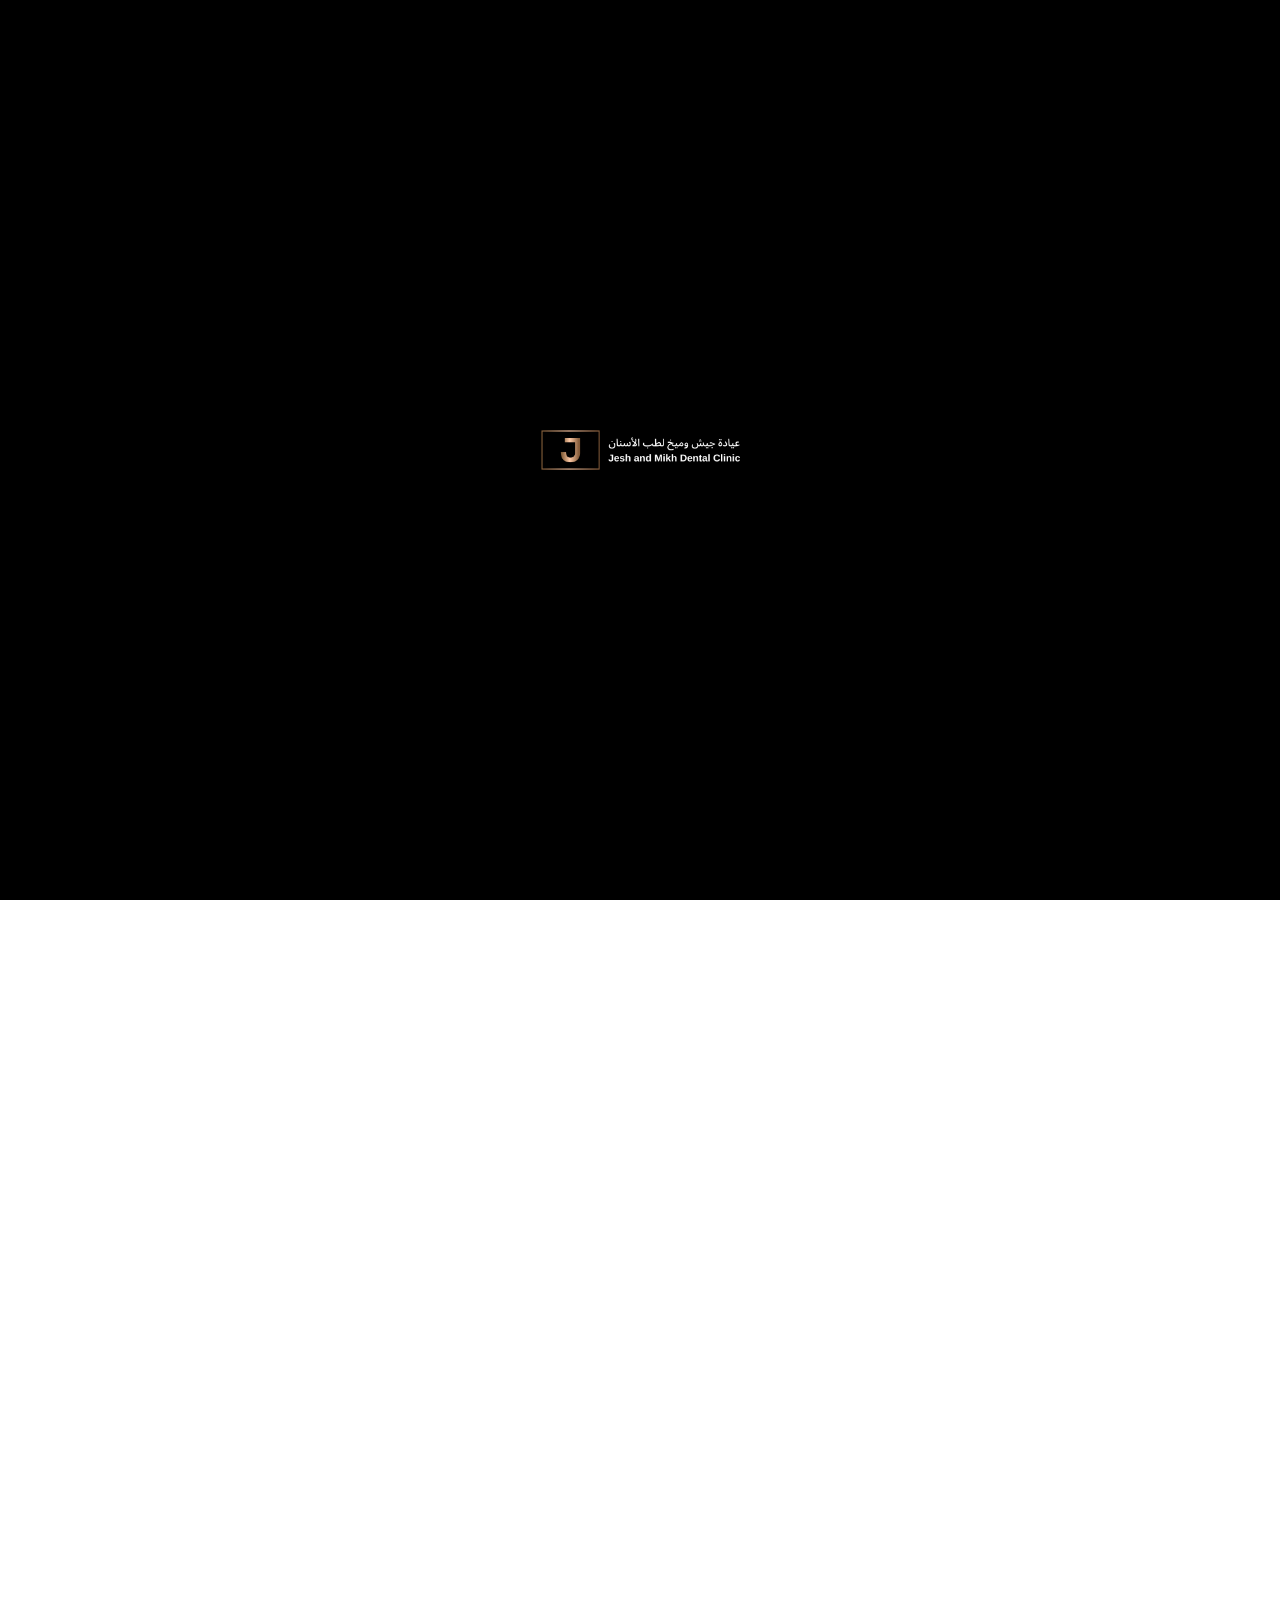
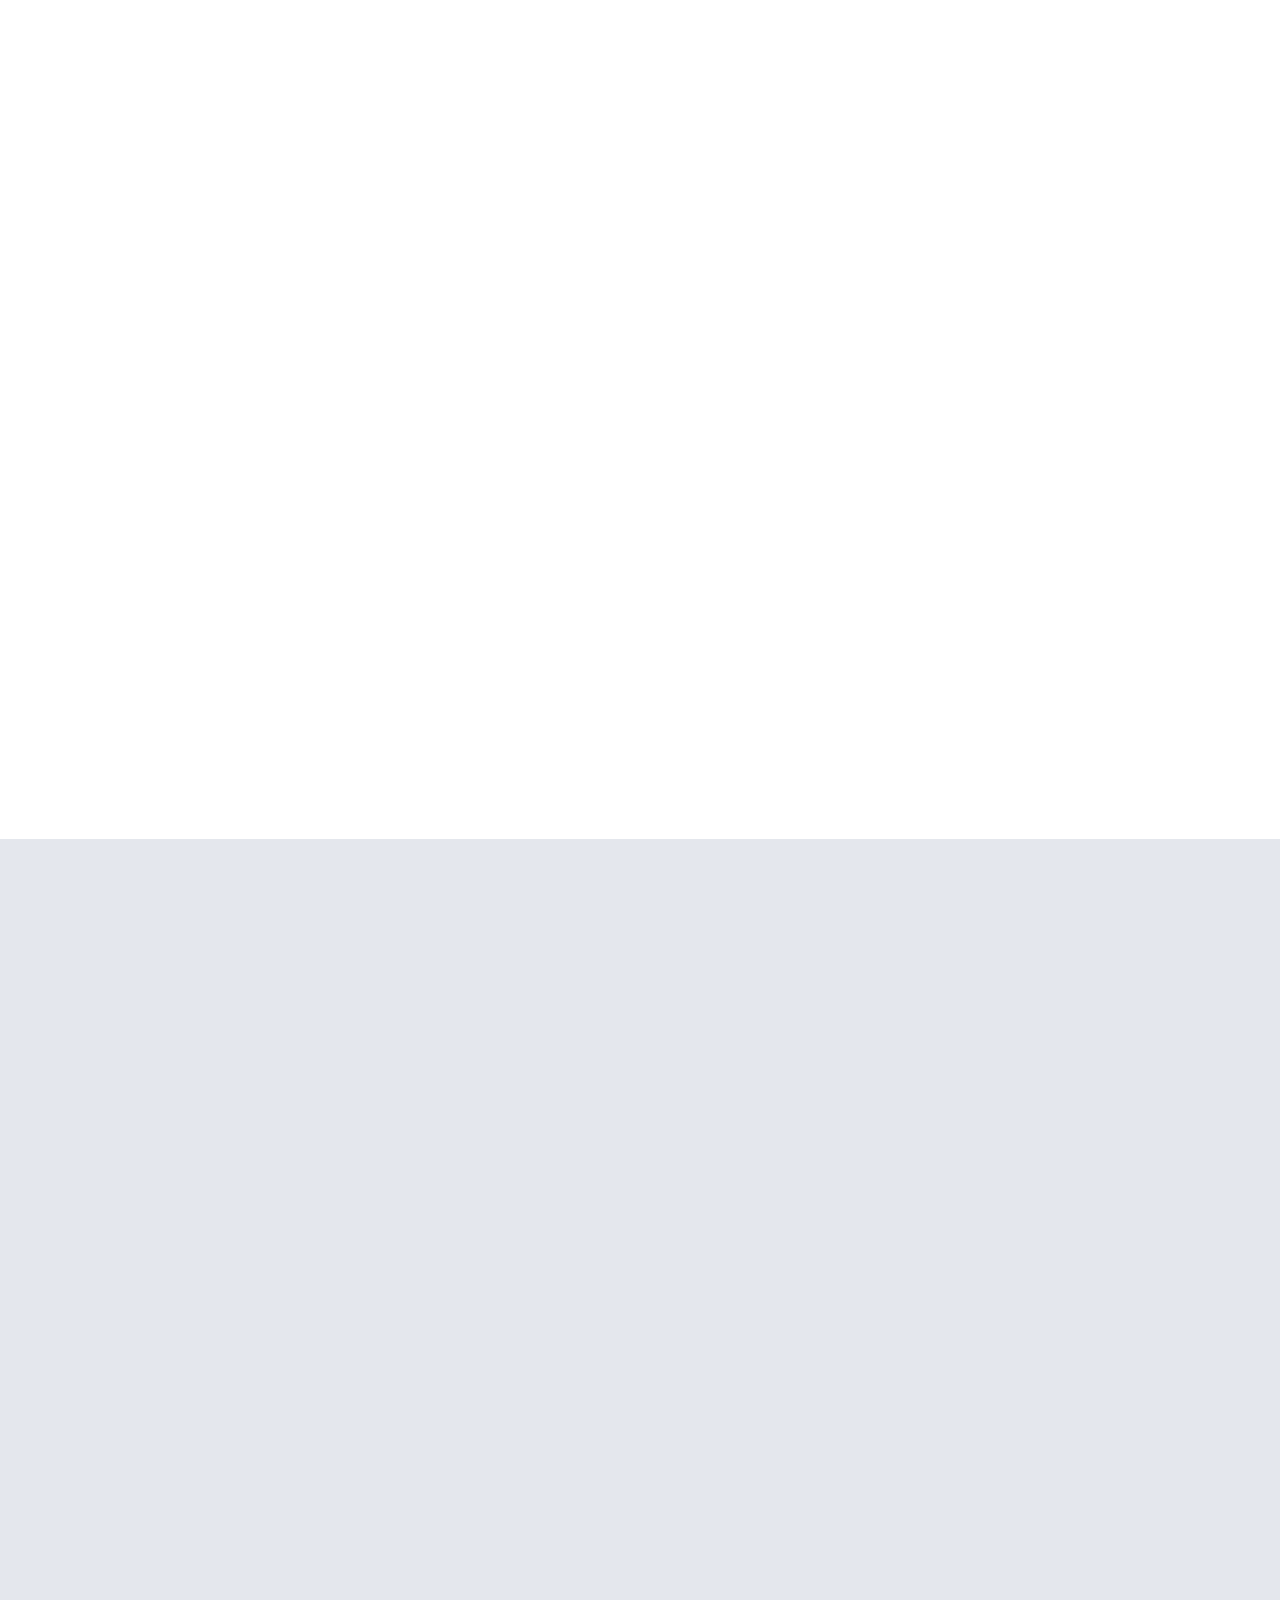
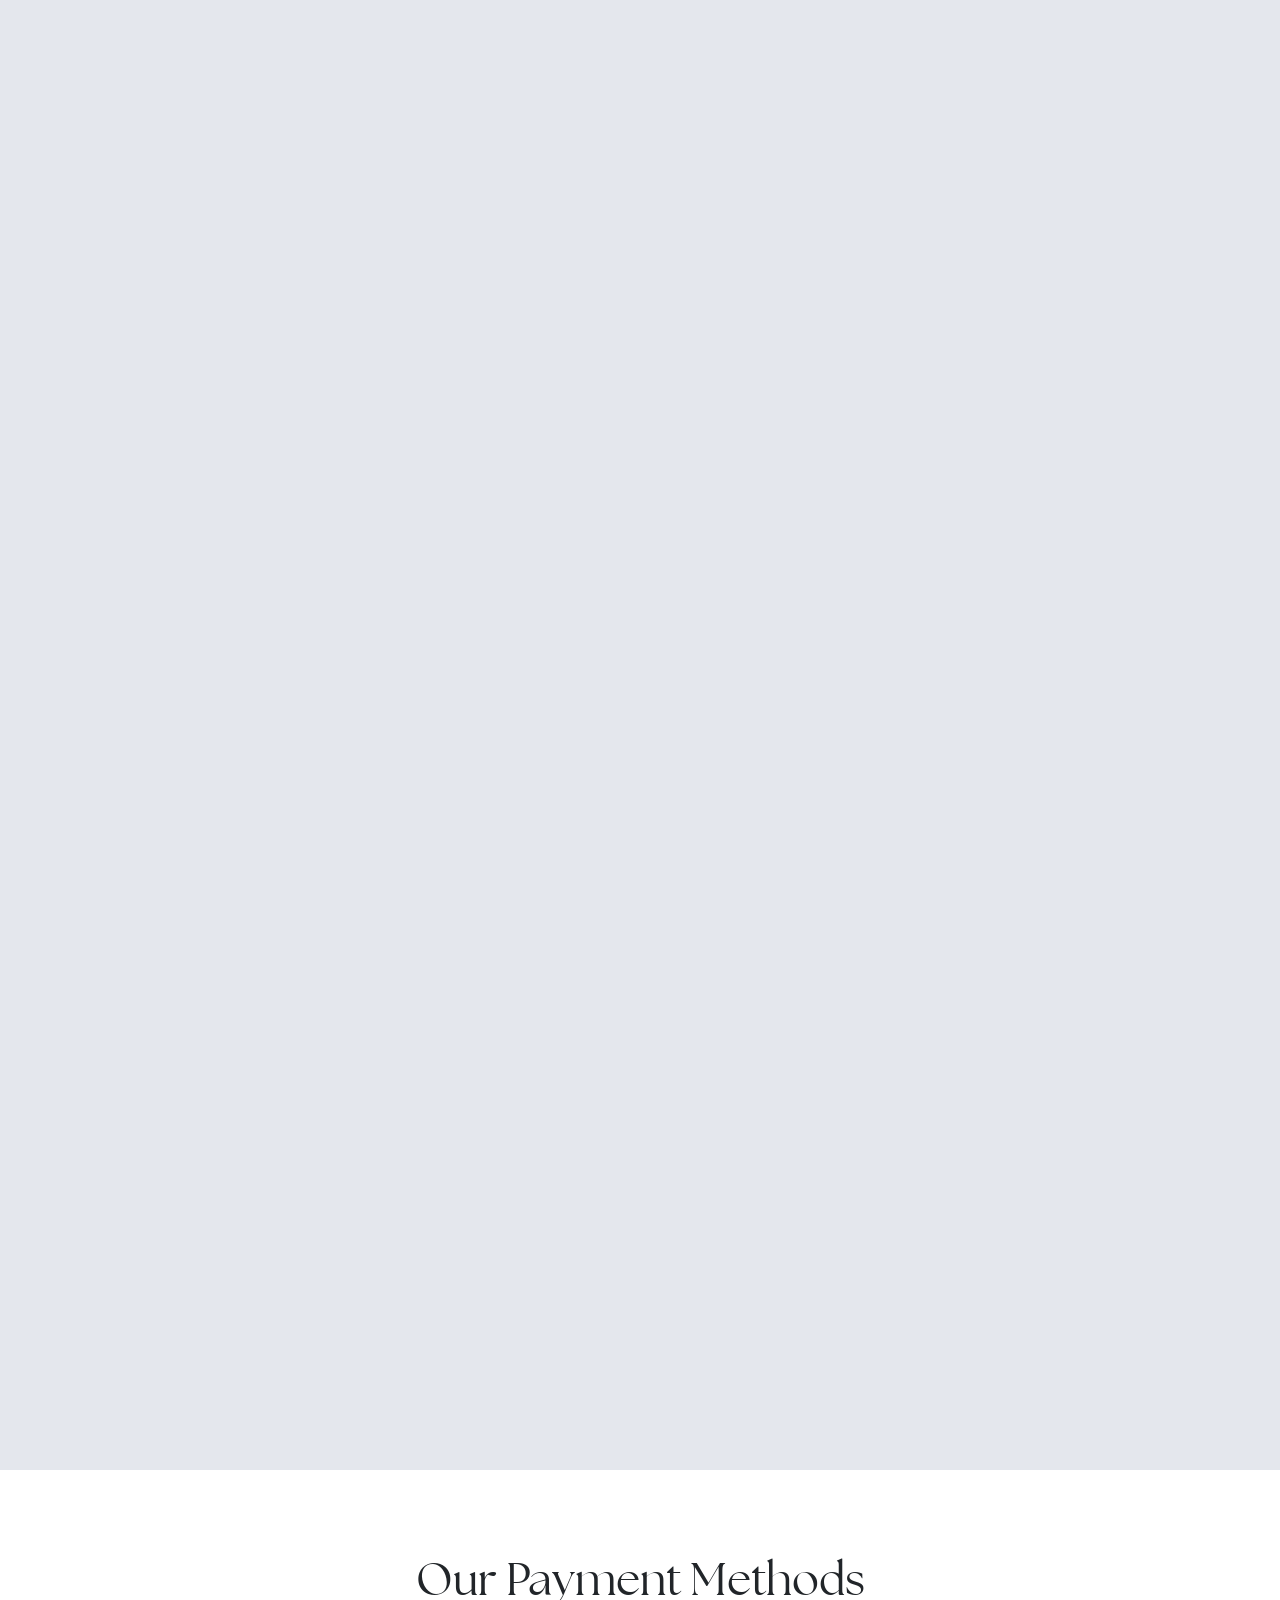
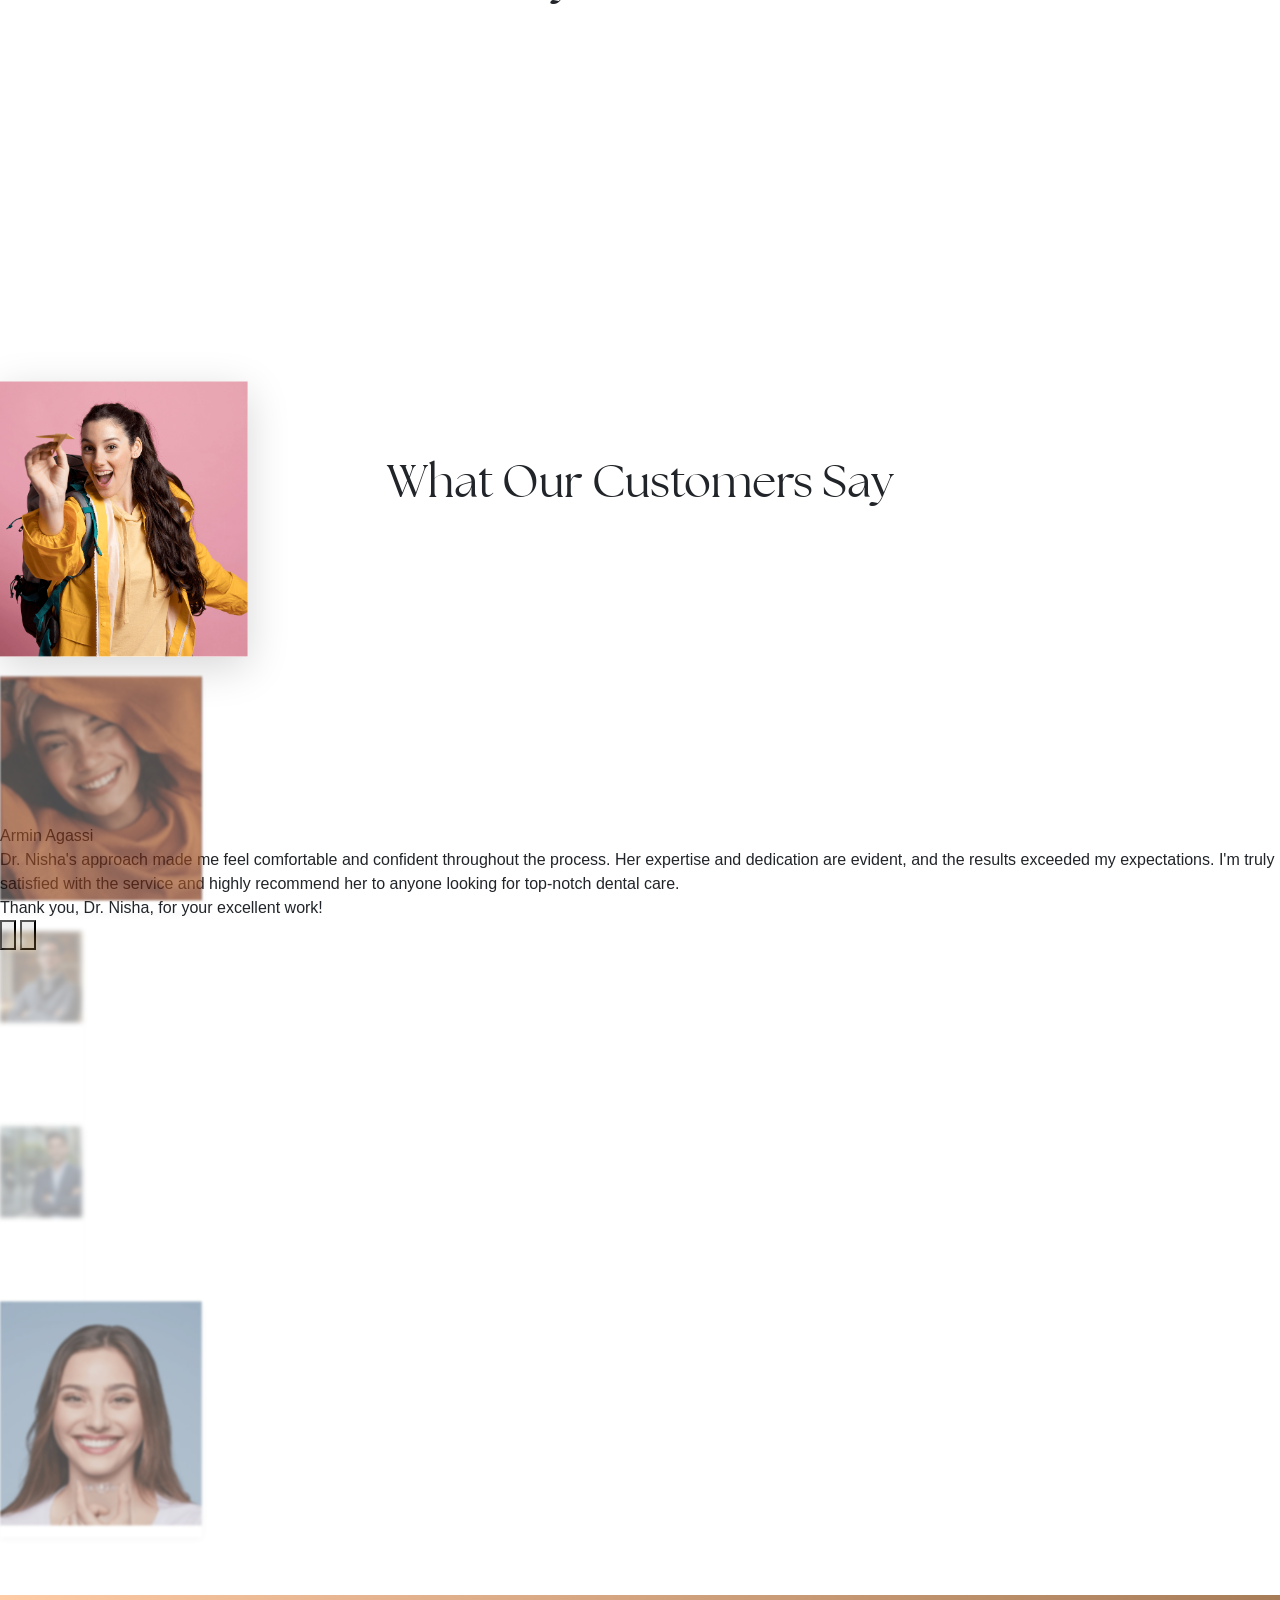
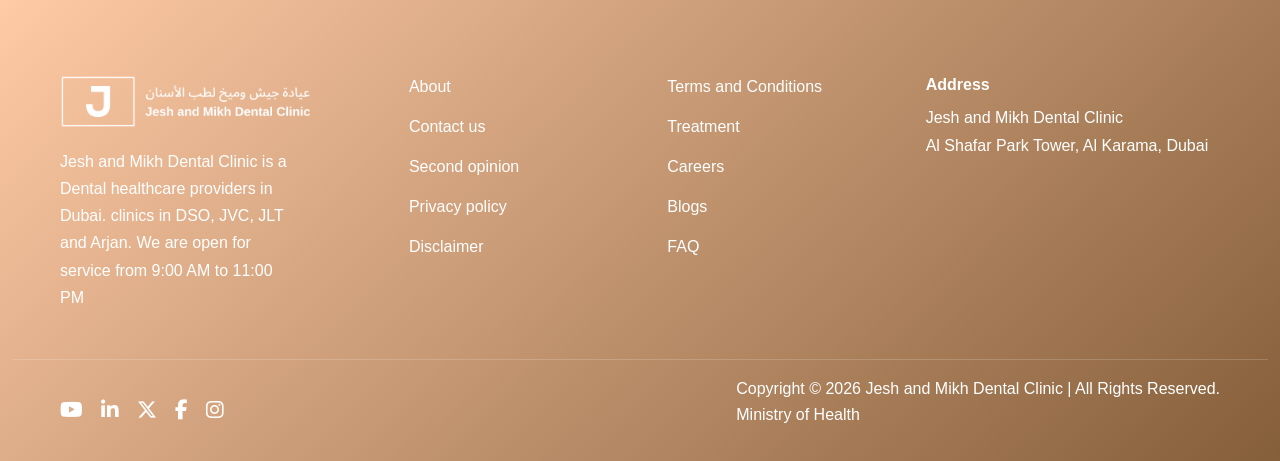
<file: toothpain-service.html>
<!DOCTYPE html>
<html lang="en">

<head>
    <meta charset="UTF-8">
    <meta name="viewport" content="width=device-width, initial-scale=1.0">

    <title>Jesh and Mikh Dental Clinic</title>

    <link rel="icon" type="image/png" href="assets/img/favicon.png">

    <!-- Bootstrap -->
    <link href="https://cdn.jsdelivr.net/npm/bootstrap@5.3.3/dist/css/bootstrap.min.css" rel="stylesheet">

    <!-- Font Awesome -->
    <link rel="stylesheet" href="https://cdnjs.cloudflare.com/ajax/libs/font-awesome/6.5.2/css/all.min.css">

    <!-- Owl Carousel -->
    <link rel="stylesheet" href="https://cdnjs.cloudflare.com/ajax/libs/OwlCarousel2/2.3.4/assets/owl.carousel.min.css">
    <link rel="stylesheet"
        href="https://cdnjs.cloudflare.com/ajax/libs/OwlCarousel2/2.3.4/assets/owl.theme.default.min.css">
    <link rel="stylesheet" href="assets/css/style.css">
    <link rel="stylesheet" href="assets/fonts/webfont/stylesheet.css">
    <link rel="stylesheet" href="https://unpkg.com/aos@2.3.1/dist/aos.css" />
    <script src="https://cdnjs.cloudflare.com/ajax/libs/gsap/3.12.5/gsap.min.js"></script>



</head>

<body>

    <!-- =============================
        Loader
        ============================= -->
    <div class="loader-wrapper">
        <img src="assets/img/logo.png" alt="Loader" class="loader-img">
    </div>
    <!-- =============================
    Loader
    ============================= -->

    <a href="https://wa.me/+971521000425" class="whatsapp-float" target="_blank">
        <i class="fab fa-whatsapp"></i>
    </a>


    <!-- =============================
NAVBAR
============================= -->

    <nav class="navbar navbar-expand-lg custom-navbar">

        <div class="container">

            <a class="navbar-brand" href="index.html">
                <img src="assets/img/logo.png"></a>

            <button class="navbar-toggler " type="button" data-bs-toggle="collapse" data-bs-target="#navMenu">
                <span class="navbar-toggler-icon"></span>
            </button>

            <div class="collapse navbar-collapse justify-content-end" id="navMenu">

                <ul class="navbar-nav">

                    <li class="nav-item"><a class="nav-link" href="about.html"></a></li>
                    <li class="nav-item dropdown">
                        <a class="nav-link dropdown-toggle-custom" href="#" id="dentalDropdown" role="button"
                            data-bs-toggle="dropdown">
                            About
                            <i class="fa fa-angle-right arrow-icon"></i>
                        </a>
                        <div class="dropdown-menu custom-dropdown custom-dropdown-small">
                            <a class="dropdown-item" href="about.html">Why choose us</a>
                            <a class="dropdown-item" href="#">Gallery</a>
                        </div>
                    </li>
                    <li class="nav-item dropdown">

                        <a class="nav-link dropdown-toggle-custom" href="#" data-bs-toggle="dropdown">
                            Dental
                            <i class="fa fa-angle-right arrow-icon"></i>
                        </a>

                        <div class="dropdown-menu custom-dropdown">
                            <div class="row">
                                <div class="col-md-6 p-0">
                                    <a class="dropdown-item" href="denter-offers.html">Offers</a>
                                    <a class="dropdown-item" href="toothpain-service.html">Tooth Pain</a>
                                    <a class="dropdown-item" href="toothpain-service.html">Dental Fillings</a>
                                    <a class="dropdown-item" href="toothpain-service.html">Pediatric Dentistry</a>
                                    <a class="dropdown-item" href="toothpain-service.html">Invisalign</a>
                                    <a class="dropdown-item" href="toothpain-service.html">Teeth Extraction in Dubai</a>
                                    <a class="dropdown-item" href="toothpain-service.html">Dental Braces</a>
                                </div>
                                <div class="col-md-6 p-0">
                                    <a class="dropdown-item" href="toothpain-service.html">Root Canal Treatment</a>
                                    <a class="dropdown-item" href="toothpain-service.html">Dental Implants</a>
                                    <a class="dropdown-item" href="toothpain-service.html">Cosmetic Dentistry</a>
                                    <a class="dropdown-item" href="toothpain-service.html">Teeth Cleaning &
                                        Polishing</a>
                                    <a class="dropdown-item" href="toothpain-service.html">Teeth Whitening</a>
                                    <a class="dropdown-item" href="toothpain-service.html">Dental Crowns & Bridges</a>
                                    <a class="dropdown-item" href="toothpain-service.html">Dental Veneers</a>
                                    <a class="dropdown-item" href="toothpain-service.html">General Medicine</a>
                                </div>
                            </div>
                        </div>

                                        <li class="nav-item"><a class="nav-link" href="doctors.html">Our Doctors</a></li>
                    <li class="nav-item"><a class="nav-link" href="insurance.html">Insurance</a></li>
                    <li class="nav-item"><a class="nav-link" href="dentel-tourism.html">Dental Tourism</a></li>
                    <li class="nav-item"><a class="nav-link" href="contact.html">Contact</a></li>
                </ul>
                <div class="nav-btns">
                    <a href="">
                        <button type="button" class="nav-btn">Message</button>
                    </a>
                    <a href="">
                        <button type="button" class="nav-btn nav-color-btn">Call Now</button>
                    </a>
                </div>
            </div>

        </div>
    </nav>


    <!-- =============================
    OWL HERO SLIDER
    ============================= -->

    <div class=" hero-slider">

        <div class="about-banner" style="background-image:url('assets/img/banner-about.png')">

            <div class="overlay"></div>

            <div class="custom-container">
                <div class="hero-content-service" data-aos="fade-up">
                    <h3>
                        Tooth Pain Treatment <br> in Al Karama Dubai
                    </h3>
                    <p>Jesh and Mikh Dental Clinic <br>
                        Effective Tooth Pain Treatment in Al Karama, Dubai</p>
                </div>
            </div>

        </div>




    </div>


    <!-- =============================
            ABOUT SECTION
    ============================= -->

    <section class="section-padding">
        <div class="container">
            <p class="about-para" data-aos="fade-up">
                At Jesh and Mikh Dental Clinic, we provide effective tooth pain treatment to help patients find fast
                relief and restore their oral health. Our experienced dentists diagnose the root cause of your toothache
                and provide personalized treatment using modern dental technology.
            </p>
            <p class="about-para" data-aos="fade-up">
                Whether your tooth pain is mild, severe, or sudden, our dental specialists offer reliable solutions to
                eliminate discomfort and prevent further complications.
            </p>
        </div>
    </section>

    <!-- =============================
            ABOUT SECTION
    ============================= -->


    <!-- =============================
            APPOINTMENT SECTION
    ============================= -->
    <section class="section-padding">
        <div class="row align-items-center">
            <div class="col-lg-6 order-2 order-md-1 my-4 my-md-0 ps-3 ps-md-5">
                <div class="appointment-content ps-0">
                    <div class="consultation-content" data-aos="fade-right">
                        <h2 class="section-title">
                            Book a consultation with our dentist today for immediate relief
                        </h2>
                        <a href="#form-section" class="btn btn-book">
                            Book now
                        </a>
                    </div>
                </div>
            </div>
            <div class="col-lg-6 p-0 order-1 order-md-2 ">
                <div class="appointment-img image-shine-effect" data-aos="zoom-in">
                    <img src="assets/img/service-inner-1.png" alt="">
                </div>
            </div>
        </div>

        <div class="row align-items-center">
            <div class="col-lg-6 p-0">
                <div class="appointment-img image-shine-effect" data-aos="zoom-in">
                    <img src="assets/img/service-inner-2.png" alt="">
                </div>
            </div>

            <div class="col-lg-6  my-4 my-md-0 ps-3 ps-md-5">
                <div class="appointment-content ps-0">
                    <div class="appointment-content">
                        <div class="consultation-content" data-aos="fade-right">
                            <h2 class="service-inner-section-title">
                                What Should You Do If You Have Tooth Pain? 
                            </h2>
                            <p class="mt-3 section-subtitle">
                                Tooth pain can affect your daily life and may indicate an underlying dental problem that
                                requires professional care. Ignoring toothache can lead to infection or serious
                                complications. 
                            </p>
                            <p class="mt-3 section-subtitle">
                                If you experience tooth pain:
                            </p>
                            <ul class="service-list-points">
                                <li>Visit a dentist immediately for proper diagnosis</li>
                                <li>Avoid ignoring persistent pain</li>
                                <li>Seek professional treatment rather than self-medication</li>
                                <li> Maintain oral hygiene until your appointment </li>
                            </ul>
                            <p class="mt-3 section-subtitle">
                                Early treatment helps prevent long-term damage and reduces treatment complexity 
                            </p>
                        </div>
                    </div>
                </div>
            </div>
        </div>

        <div class="row align-items-center">
            <div class="col-lg-6 order-2 order-md-1 my-4 my-md-0 ps-3 ps-md-5">
                <div class="appointment-content ps-0">
                    <div class="appointment-content">
                        <div class="consultation-content" data-aos="fade-right">
                            <h2 class="service-inner-section-title">
                                Common Causes of Tooth Pain 
                            </h2>
                            <p class="mt-3 section-subtitle">
                                Tooth pain can occur due to several dental conditions. Identifying the cause is
                                essential for proper treatment. 
                            </p>
                            <ul class="service-list-points">
                                <li>Tooth Decay or Cavities </li>
                                <li>Bacteria damage the tooth structure, causing sensitivity and pain</li>
                                <li>Gum Disease </li>
                                <li> Inflamed or infected gums can cause discomfort and bleeding  </li>
                                <li>Tooth Infection or Abscess </li>
                                <li>Severe infection inside the tooth can lead to intense pain and swelling </li>
                                <li>Cracked or Damaged Tooth </li>
                                <li> Physical damage may expose nerves and cause sharp pain  </li>
                                <li>Misaligned Teeth or Bite Issues </li>
                                <li>Improper bite pressure can create ongoing discomfort </li>
                            </ul>
                            <p class="mt-3 section-subtitle">
                                If untreated, these problems may lead to serious oral health issues or tooth loss. 
                            </p>
                        </div>
                    </div>
                </div>
            </div>
            <div class="col-lg-6 p-0 order-1 order-md-2 ">
                <div class="appointment-img image-shine-effect" data-aos="zoom-in">
                    <img src="assets/img/service-inner-3.png" alt="">
                </div>
            </div>


        </div>

        <div class="row align-items-center">
            <div class="col-lg-6 p-0">
                <div class="appointment-img image-shine-effect" data-aos="zoom-in">
                    <img src="assets/img/service-inner-4.png" alt="">
                </div>
            </div>

            <div class="col-lg-6  my-4 my-md-0 ps-3 ps-md-5">
                <div class="appointment-content ps-0">
                    <div class="appointment-content">
                        <div class="consultation-content" data-aos="fade-right">
                            <h2 class="service-inner-section-title">
                                Tooth Pain Treatment Options 
                            </h2>
                            <p class="mt-3 section-subtitle">
                                Treatment depends on the cause and severity of your condition. Our dentists recommend
                                the most appropriate solution after diagnosis.
                            </p>

                            <ul class="service-list-points">
                                <li>Dental Fillings </li>
                                <li>Used to treat cavities and restore damaged teeth</li>
                                <li>Root Canal Treatment </li>
                                <li>Removes infection inside the tooth and saves natural teeth </li>
                                <li>Medications or Antibiotics </li>
                                <li>Prescribed for infection or inflammation management</li>
                                <li>Tooth Extraction</li>
                                <li>Recommended when the tooth cannot be restored </li>
                                <li>Gum Treatment </li>
                                <li>Treats gum infections causing tooth pain </li>
                            </ul>
                            <p class="mt-3 section-subtitle">
                                Our goal is to relieve pain quickly while preserving your natural teeth whenever
                                possible. 
                            </p>
                        </div>
                    </div>
                </div>
            </div>
        </div>

        <div class="row align-items-center">
            <div class="col-lg-6 order-2 order-md-1 my-4 my-md-0 ps-3 ps-md-5">
                <div class="appointment-content ps-0">
                    <div class="appointment-content">
                        <div class="consultation-content" data-aos="fade-right">
                            <h2 class="service-inner-section-title">
                                When Should You See a Dentist for Tooth Pain? 
                            </h2>
                            <p class="mt-3 section-subtitle">
                                You should seek dental care immediately if you experience: 
                            </p>
                            <ul class="service-list-points">
                                <li>Severe or persistent tooth pain </li>
                                <li>Tooth sensitivity to hot or cold </li>
                                <li>Swelling in gums or face </li>
                                <li> Fever with dental pain  </li>
                                <li>Tooth Infection or Abscess </li>
                                <li>Pain while chewing </li>
                                <li>Bleeding gums </li>
                            </ul>
                            <p class="mt-3 section-subtitle">
                                Early diagnosis prevents complications and ensures faster recovery. 
                            </p>
                        </div>
                    </div>
                </div>
            </div>
            <div class="col-lg-6 p-0 order-1 order-md-2 ">
                <div class="appointment-img image-shine-effect" data-aos="zoom-in">
                    <img src="assets/img/service-inner-3.png" alt="">
                </div>
            </div>


        </div>

        <div class="row align-items-center">
            <div class="col-lg-6 p-0">
                <div class="appointment-img image-shine-effect" data-aos="zoom-in">
                    <img src="assets/img/service-inner-6.png" alt="">
                </div>
            </div>

            <div class="col-lg-6  my-4 my-md-0 ps-3 ps-md-5">
                <div class="appointment-content ps-0">
                    <div class="appointment-content">
                        <div class="consultation-content" data-aos="fade-right">
                            <h2 class="service-inner-section-title">
                                Why Choose Jesh and Mikh Dental Clinic for Tooth Pain Treatment 
                            </h2>
                            <p class="mt-3 section-subtitle">
                                Treatment depends on the cause and severity of your condition. Our dentists recommend
                                the most appropriate solution after diagnosis.
                            </p>

                            <ul class="service-list-points">
                                <li>Experienced dental specialists </li>
                                <li>Advanced diagnostic technology </li>
                                <li>Fast pain relief solutions </li>
                                <li>Comfortable treatment environment  </li>
                                <li>Personalized care plans </li>
                                <li>Convenient location in Al Karama </li>
                            </ul>
                            <p class="mt-3 section-subtitle">
                                We focus on safe, effective, and long-lasting dental solutions 
                            </p>
                        </div>
                    </div>
                </div>
            </div>
        </div>

    </section>
    <!-- =============================
            APPOINTMENT SECTION
    ============================= -->


    <!-- =============================
            SERVICE GRID SECTION
    ============================= -->
    <!-- <section class="service-list-section">
        <h2 class="section-title section-title-service text-center">
            Early treatment helps prevent long term <br> damage and reduces treatment complexity.
        </h2>
        <div class="row">
            <div class="col-lg-6" data-aos="fade-up">
                <div class="service-list-card">
                    <div class="service-list-img">
                        <img src="assets/img/service-list-img.png" alt="">
                    </div>
                    <div class="service-list-contents">
                        <h4>
                            Common Causes of Tooth Pain
                        </h4>
                        <p>
                            Tooth pain can occur due to several dental conditions. Identifying the cause is essential
                            for proper treatment.
                        </p>
                    </div>
                </div>
            </div>

            <div class="col-lg-6" data-aos="fade-up">
                <div class="service-list-card">
                    <div class="service-list-img">
                        <img src="assets/img/service-list-img.png" alt="">
                    </div>
                    <div class="service-list-contents">
                        <h4>
                            Tooth Decay or Cavities
                        </h4>
                        <p>
                            Bacteria damage the tooth structure, causing sensitivity and pain.
                        </p>
                    </div>
                </div>
            </div>

            <div class="col-lg-6" data-aos="fade-up">
                <div class="service-list-card">
                    <div class="service-list-img">
                        <img src="assets/img/service-list-img.png" alt="">
                    </div>
                    <div class="service-list-contents">
                        <h4>
                            Gum Disease
                        </h4>
                        <p>
                            Inflamed or infected gums can cause discomfort and bleeding.
                        </p>
                    </div>
                </div>
            </div>

            <div class="col-lg-6" data-aos="fade-up">
                <div class="service-list-card">
                    <div class="service-list-img">
                        <img src="assets/img/service-list-img.png" alt="">
                    </div>
                    <div class="service-list-contents">
                        <h4>
                            Tooth Decay or Cavities
                        </h4>
                        <p>
                            Bacteria damage the tooth structure, causing sensitivity and pain.
                        </p>
                    </div>
                </div>
            </div>


            <div class="col-lg-6" data-aos="fade-up">
                <div class="service-list-card">
                    <div class="service-list-img">
                        <img src="assets/img/service-list-img.png" alt="">
                    </div>
                    <div class="service-list-contents">
                        <h4>
                            Common Causes of Tooth Pain
                        </h4>
                        <p>
                            Tooth pain can occur due to several dental conditions. Identifying the cause is essential
                            for proper treatment.
                        </p>
                    </div>
                </div>
            </div>

            <div class="col-lg-6" data-aos="fade-up">
                <div class="service-list-card">
                    <div class="service-list-img">
                        <img src="assets/img/service-list-img.png" alt="">
                    </div>
                    <div class="service-list-contents">
                        <h4>
                            Common Causes of Tooth Pain
                        </h4>
                        <p>
                            Tooth pain can occur due to several dental conditions. Identifying the cause is essential
                            for proper treatment.
                        </p>
                    </div>
                </div>
            </div>


            <div class="col-lg-6" data-aos="fade-up">
                <div class="service-list-card">
                    <div class="service-list-img">
                        <img src="assets/img/service-list-img.png" alt="">
                    </div>
                    <div class="service-list-contents">
                        <h4>
                            Common Causes of Tooth Pain
                        </h4>
                        <p>
                            Tooth pain can occur due to several dental conditions. Identifying the cause is essential
                            for proper treatment.
                        </p>
                    </div>
                </div>
            </div>

            <div class="col-lg-6" data-aos="fade-up">
                <div class="service-list-card">
                    <div class="service-list-img">
                        <img src="assets/img/service-list-img.png" alt="">
                    </div>
                    <div class="service-list-contents">
                        <h4>
                            Common Causes of Tooth Pain
                        </h4>
                        <p>
                            Tooth pain can occur due to several dental conditions. Identifying the cause is essential
                            for proper treatment.
                        </p>
                    </div>
                </div>
            </div>


            <div class="col-lg-6" data-aos="fade-up">
                <div class="service-list-card">
                    <div class="service-list-img">
                        <img src="assets/img/service-list-img.png" alt="">
                    </div>
                    <div class="service-list-contents">
                        <h4>
                            Common Causes of Tooth Pain
                        </h4>
                        <p>
                            Tooth pain can occur due to several dental conditions. Identifying the cause is essential
                            for proper treatment.
                        </p>
                    </div>
                </div>
            </div>

            <div class="col-lg-6" data-aos="fade-up">
                <div class="service-list-card">
                    <div class="service-list-img">
                        <img src="assets/img/service-list-img.png" alt="">
                    </div>
                    <div class="service-list-contents">
                        <h4>
                            Common Causes of Tooth Pain
                        </h4>
                        <p>
                            Tooth pain can occur due to several dental conditions. Identifying the cause is essential
                            for proper treatment.
                        </p>
                    </div>
                </div>
            </div>


            <div class="col-lg-6" data-aos="fade-up">
                <div class="service-list-card">
                    <div class="service-list-img">
                        <img src="assets/img/service-list-img.png" alt="">
                    </div>
                    <div class="service-list-contents">
                        <h4>
                            Common Causes of Tooth Pain
                        </h4>
                        <p>
                            Tooth pain can occur due to several dental conditions. Identifying the cause is essential
                            for proper treatment.
                        </p>
                    </div>
                </div>
            </div>

            <div class="col-lg-6" data-aos="fade-up">
                <div class="service-list-card">
                    <div class="service-list-img">
                        <img src="assets/img/service-list-img.png" alt="">
                    </div>
                    <div class="service-list-contents">
                        <h4>
                            Common Causes of Tooth Pain
                        </h4>
                        <p>
                            Tooth pain can occur due to several dental conditions. Identifying the cause is essential
                            for proper treatment.
                        </p>
                    </div>
                </div>
            </div>

            <div class="col-lg-6" data-aos="fade-up">
                <div class="service-list-card">
                    <div class="service-list-img">
                        <img src="assets/img/service-list-img.png" alt="">
                    </div>
                    <div class="service-list-contents">
                        <h4>
                            Common Causes of Tooth Pain
                        </h4>
                        <p>
                            Tooth pain can occur due to several dental conditions. Identifying the cause is essential
                            for proper treatment.
                        </p>
                    </div>
                </div>
            </div>

            <div class="col-lg-6" data-aos="fade-up">
                <div class="service-list-card">
                    <div class="service-list-img">
                        <img src="assets/img/service-list-img.png" alt="">
                    </div>
                    <div class="service-list-contents">
                        <h4>
                            Common Causes of Tooth Pain
                        </h4>
                        <p>
                            Tooth pain can occur due to several dental conditions. Identifying the cause is essential
                            for proper treatment.
                        </p>
                    </div>
                </div>
            </div>
        </div>

    </section> -->
    <!-- =============================
            SERVICE GRID SECTION
    ============================= -->


       <!-- =============================
            FORM SECTION
    ============================= -->


    <section class="appointment-section" id="form-section">
         <div class="appointment-content" data-aos="fade-left">
            <h2>Book Your<br>Appointment</h2>
            <form>
                <div class="form-group">
                    <input type="text" placeholder="Enter your name">
                </div>

                <div class="form-group">
                    <input type="text" placeholder="Enter your Mobile number">
                </div>
                <div class="form-group">
                    <textarea placeholder="Message"></textarea>
                </div>
                <button class="btn-book">Book now</button>
            </form>
        </div>
        <div class="appointment-image image-shine-effect" data-aos="zoom-in">
            <img src="assets/img/appointment-section.png">
        </div>
       
    </section>
    <!-- =============================
            FORM SECTION
    ============================= -->



    <!-- =============================
            SERVICE
    ============================= -->

    <section class="services-section">
        <div class="custom-container">

            <!-- Section Title -->
            <div class="row justify-content-center text-center mb-2 mb-md-5">
                <div class="col-lg-10">

                    <h2 class="section-title" data-aos="fade-up">
                        Our Dental Services In Dubai
                    </h2>

                    <p class="section-subtitle" data-aos="fade-up">
                        Looking for a dental clinic near Al Karama? We provide <br>
                        complete dental care for all ages.
                    </p>

                </div>
            </div>

            <!-- Services Grid -->
            <div class="row g-3">

                <!-- Service 1 -->
                <div class="col-lg-3 col-md-6" data-aos="fade-up">
                    <a href="#">
                        <div class="service-card">
                            <img src="assets/img/service1.png" alt="">
                            <h4>General Dentistry</h4>
                        </div>
                    </a>
                </div>

                <!-- Service 2 -->
                <div class="col-lg-3 col-md-6" data-aos="fade-up">
                    <a href="#">
                        <div class="service-card">
                            <img src="assets/img/service2.png" alt="">
                            <h4>Routine Dental Checkups</h4>
                        </div>
                    </a>
                </div>

                <!-- Service 3 -->
                <div class="col-lg-3 col-md-6" data-aos="fade-up">
                    <a href="#">
                        <div class="service-card">
                            <img src="assets/img/service3.png" alt="">
                            <h4>Tooth Pain Treatment</h4>
                        </div>
                    </a>
                </div>

                <!-- Service 4 -->
                <div class="col-lg-3 col-md-6" data-aos="fade-up">
                    <a href="#">
                        <div class="service-card">
                            <img src="assets/img/service4.png" alt="">
                            <h4>Dental Fillings</h4>
                        </div>
                    </a>
                </div>

                <!-- Service 5 -->
                <div class="col-lg-3 col-md-6" data-aos="fade-up">
                    <a href="#">
                        <div class="service-card">
                            <img src="assets/img/service5.png" alt="">
                            <h4>Gum Treatment</h4>
                        </div>
                    </a>
                </div>

                <!-- Service 6 -->
                <div class="col-lg-3 col-md-6" data-aos="fade-up">
                    <a href="#">
                        <div class="service-card">
                            <img src="assets/img/service6.png" alt="">
                            <h4>Tooth Extraction</h4>
                        </div>
                    </a>
                </div>

                <!-- Service 7 -->
                <div class="col-lg-3 col-md-6" data-aos="fade-up">
                    <a href="#">
                        <div class="service-card">
                            <img src="assets/img/service7.png" alt="">
                            <h4>Wisdom Tooth Removal</h4>
                        </div>
                    </a>
                </div>

                <!-- Service 8 -->
                <div class="col-lg-3 col-md-6" data-aos="fade-up">
                    <a href="#">
                        <div class="service-card">
                            <img src="assets/img/service8.png" alt="">
                            <h4>Cosmetic Dentistry</h4>
                        </div>
                    </a>
                </div>

                <!-- Service 9 -->
                <div class="col-lg-3 col-md-6" data-aos="fade-up">
                    <a href="#">
                        <div class="service-card">
                            <img src="assets/img/service9.png" alt="">
                            <h4>Teeth whitening</h4>
                        </div>
                    </a>
                </div>

                <!-- Service 10 -->
                <div class="col-lg-3 col-md-6" data-aos="fade-up">
                    <a href="#">
                        <div class="service-card">
                            <img src="assets/img/service10.png" alt="">
                            <h4>Dental veneers</h4>
                        </div>
                    </a>
                </div>

                <!-- Service 11 -->
                <div class="col-lg-3 col-md-6" data-aos="fade-up">
                    <a href="#">
                        <div class="service-card">
                            <img src="assets/img/service11.png" alt="">
                            <h4>Smile makeover</h4>
                        </div>
                    </a>
                </div>

                <!-- Service 12 -->
                <div class="col-lg-3 col-md-6" data-aos="fade-up">
                    <a href="#">
                        <div class="service-card">
                            <img src="assets/img/service12.png" alt="">
                            <h4>Hollywood smile</h4>
                        </div>
                    </a>
                </div>

                <!-- Service 13 -->
                <div class="col-lg-3 col-md-6" data-aos="fade-up">
                    <a href="#">
                        <div class="service-card">
                            <img src="assets/img/service13.png" alt="">
                            <h4>Dental bonding</h4>
                        </div>
                    </a>
                </div>


                <!-- Service 14 -->
                <div class="col-lg-3 col-md-6" data-aos="fade-up">
                    <a href="#">
                        <div class="service-card">
                            <img src="assets/img/service14.png" alt="">
                            <h4>Orthodontics</h4>
                        </div>
                    </a>
                </div>

                <!-- Service 15 -->
                <div class="col-lg-3 col-md-6" data-aos="fade-up">
                    <a href="#">
                        <div class="service-card">
                            <img src="assets/img/service15.png" alt="">
                            <h4>Dental braces</h4>
                        </div>
                    </a>
                </div>

                <!-- Service 16 -->
                <div class="col-lg-3 col-md-6" data-aos="fade-up">
                    <a href="#">
                        <div class="service-card">
                            <img src="assets/img/service16.png" alt="">
                            <h4>Clear aligners</h4>
                        </div>
                    </a>
                </div>

                <!-- Service 17 -->
                <div class="col-lg-3 col-md-6" data-aos="fade-up">
                    <a href="#">
                        <div class="service-card">
                            <img src="assets/img/service17.png" alt="">
                            <h4>Invisalign consultation</h4>
                        </div>
                    </a>
                </div>

                <!-- Service 18 -->
                <div class="col-lg-3 col-md-6" data-aos="fade-up">
                    <a href="#">
                        <div class="service-card">
                            <img src="assets/img/service18.png" alt="">
                            <h4>Teeth alignment</h4>
                        </div>
                    </a>
                </div>

                <!-- Service 19 -->
                <div class="col-lg-3 col-md-6" data-aos="fade-up">
                    <a href="#">
                        <div class="service-card">
                            <img src="assets/img/service19.png" alt="">
                            <h4>Restorative Dentistry</h4>
                        </div>
                    </a>
                </div>

                <!-- Service 20 -->
                <div class="col-lg-3 col-md-6" data-aos="fade-up">
                    <a href="#">
                        <div class="service-card">
                            <img src="assets/img/service20.png" alt="">
                            <h4>Dental implants</h4>
                        </div>
                    </a>
                </div>

                <!-- Service 21 -->
                <div class="col-lg-3 col-md-6" data-aos="fade-up">
                    <a href="#">
                        <div class="service-card">
                            <img src="assets/img/service21.png" alt="">
                            <h4>Crowns and bridges</h4>
                        </div>
                    </a>
                </div>


                <!-- Service 22 -->
                <div class="col-lg-3 col-md-6" data-aos="fade-up">
                    <a href="#">
                        <div class="service-card">
                            <img src="assets/img/service22.png" alt="">
                            <h4>Root canal treatment</h4>
                        </div>
                    </a>
                </div>


                <!-- Service 23 -->
                <div class="col-lg-3 col-md-6" data-aos="fade-up">
                    <a href="#">
                        <div class="service-card">
                            <img src="assets/img/service23.png" alt="">
                            <h4>Dentures</h4>
                        </div>
                    </a>
                </div>


                <!-- Service 24 -->
                <div class="col-lg-3 col-md-6" data-aos="fade-up">
                    <a href="#">
                        <div class="service-card">
                            <img src="assets/img/service24.png" alt="">
                            <h4>Full mouth rehabilitation</h4>
                        </div>
                    </a>
                </div>


                <!-- Service 25 -->
                <div class="col-lg-3 col-md-6" data-aos="fade-up">
                    <a href="#">
                        <div class="service-card">
                            <img src="assets/img/service25.png" alt="">
                            <h4>Preventive Care</h4>
                        </div>
                    </a>
                </div>


                <!-- Service 26 -->
                <div class="col-lg-3 col-md-6" data-aos="fade-up">
                    <a href="#">
                        <div class="service-card">
                            <img src="assets/img/service26.png" alt="">
                            <h4>Teeth cleaning and polishing</h4>
                        </div>
                    </a>
                </div>

                <!-- Service 27 -->
                <div class="col-lg-3 col-md-6" data-aos="fade-up">
                    <a href="#">
                        <div class="service-card">
                            <img src="assets/img/service27.png" alt="">
                            <h4>Pediatric dentistry</h4>
                        </div>
                    </a>
                </div>

                <!-- Service 28 -->
                <div class="col-lg-3 col-md-6" data-aos="fade-up">
                    <a href="#">
                        <div class="service-card">
                            <img src="assets/img/service28.png" alt="">
                            <h4>Oral health screening</h4>
                        </div>
                    </a>
                </div>
            </div>
        </div>
    </section>

    <!-- =============================
            SERVICE
    ============================= -->











 



    <!-- =============================
            PEYMENT SECTION
    ============================= -->



    <section class="payment-section">
        <h2 class="section-title">Our Payment Methods</h2>
        <div class="owl-carousel payment-slider">
            <div class="payment-card" data-aos="fade-up">
                <img src="assets/img/payment-1.png" alt="">
            </div>
            <div class="payment-card" data-aos="fade-up">
                <img src="assets/img/payment-2.png" alt="">
            </div>
            <div class="payment-card" data-aos="fade-up">
                <img src="assets/img/payment-3.png" alt="">
            </div>
            <div class="payment-card" data-aos="fade-up">
                <img src="assets/img/payment-1.png" alt="">
            </div>
        </div>
    </section>

    <!-- =============================
            PEYMENT SECTION
    ============================= -->

    <!-- =============================
            TESTIMONIAL SECTION
    ============================= -->
    <section class="section-padding">

        <div class="testimonial-slider" id="ts-root">

            <!-- Title -->
            <h2 class="section-title text-center">What Our Customers Say</h2>

            <!-- Carousel -->
            <div class="testimonial-slider__carousel" id="ts-carousel">

                <div class="testimonial-slider__stage" id="ts-stage"></div>
            </div>

            <div class="testimonial-slider__content" id="ts-content">
                <div class="testimonial-slider__name" id="ts-name"></div>
                <div class="testimonial-slider__quote" id="ts-quote"></div>
                <div class="testimonial-slider__thanks" id="ts-thanks"></div>


                <!-- Prev arrow -->
                <button class="testimonial-slider__arrow testimonial-slider__arrow--prev" id="ts-prev"
                    aria-label="Previous slide">
                    <svg viewBox="0 0 24 24" fill="none" stroke-width="2" stroke-linecap="round"
                        stroke-linejoin="round">
                        <polyline points="15 18 9 12 15 6" />
                    </svg>
                </button>


                <!-- Next arrow -->
                <button class="testimonial-slider__arrow testimonial-slider__arrow--next" id="ts-next"
                    aria-label="Next slide">
                    <svg viewBox="0 0 24 24" fill="none" stroke-width="2" stroke-linecap="round"
                        stroke-linejoin="round">
                        <polyline points="9 18 15 12 9 6" />
                    </svg>
                </button>
            </div>

            <!-- Dots (injected by JS) -->
            <div class="testimonial-slider__dots" id="ts-dots"></div>

        </div>
    </section>

    <!-- =============================
            TESTIMONIAL SECTION
    ============================= -->

    <!-- =============================
            FAQ SECTION
    ============================= -->

    <section class="faq-section">
        <div class="faq-title" data-aos="fade-right">
            <h2>Frequently Asked <span>Question</span></h2>
        </div>

        <div class="faq-container" data-aos="fade-left">

            <div class="faq-item active">
                <div class="faq-question">
                    <span>How often should I visit a dentist?</span>
                    <span class="faq-icon">−</span>
                </div>
                <div class="faq-answer">
                    Routine dental checkups every six months help maintain good oral health and prevent major dental
                    problems.
                </div>
            </div>

            <div class="faq-item">
                <div class="faq-question">
                    <span>What are early signs of dental problems?</span>
                    <span class="faq-icon">+</span>
                </div>
                <div class="faq-answer">
                    <ul>
                        <li>Tooth pain or sensitivity</li>
                        <li>Bleeding gums</li>
                        <li>Bad breath</li>
                        <li>Tooth discoloration</li>
                        <li>Loose teeth</li>
                    </ul>
                </div>
            </div>

            <div class="faq-item">
                <div class="faq-question">
                    <span>When should a child visit a dentist first?</span>
                    <span class="faq-icon">+</span>
                </div>
                <div class="faq-answer">
                    A child's first dental visit should be around their first birthday or when the first tooth appears.
                </div>
            </div>
            <div class="faq-item">
                <div class="faq-question">
                    <span>How much does dental treatment cost in Dubai?</span>
                    <span class="faq-icon">+</span>
                </div>
                <div class="faq-answer">
                    Treatment cost depends on the procedure. A consultation helps determine the exact treatment plan and
                    pricing.
                </div>
            </div>
        </div>
    </section>

    <!-- =============================
            FAQ SECTION
    ============================= -->

    <!-- =============================
            FOOTER
    ============================= -->
    <footer>

        <div class="custom-container">
            <div class="footer-top">

                <!-- Brand -->
                <div class="brand-col">
                    <div class="brand-logo">
                        <img src="assets/img/white-logo.png" alt="">
                    </div>
                    <p class="brand-desc">
                        Jesh and Mikh Dental Clinic is a Dental healthcare providers in Dubai. clinics in
                        DSO, JVC, JLT
                        and Arjan. We are open for service from 9:00 AM to 11:00 PM
                    </p>
                </div>

                <!-- Nav col 1 -->
                <nav class="footer-nav">
                    <ul>
                        <li><a href="#">About</a></li>
                        <li><a href="#">Contact us</a></li>
                        <li><a href="#">Second opinion</a></li>
                        <li><a href="#">Privacy policy</a></li>
                        <li><a href="#">Disclaimer</a></li>
                    </ul>
                </nav>

                <!-- Nav col 2 -->
                <nav class="footer-nav">
                    <ul>
                        <li><a href="#">Terms and Conditions</a></li>
                        <li><a href="#">Treatment</a></li>
                        <li><a href="#">Careers</a></li>
                        <li><a href="#">Blogs</a></li>
                        <li><a href="#">FAQ</a></li>
                    </ul>
                </nav>

                <!-- Address -->
                <div class="footer-address">
                    <h4>Address</h4>
                    <p>
                        Jesh and Mikh Dental Clinic <br />
                        Al Shafar Park Tower, Al Karama, Dubai
                    </p>
                </div>

            </div>
            <hr class="footer-divider" />

            <div class="footer-bottom">
                <!-- Social Icons -->
                <div class="social-links">
                    <a href="#" aria-label="YouTube"><i class="fab fa-youtube"></i></a>
                    <a href="#" aria-label="LinkedIn"><i class="fab fa-linkedin-in"></i></a>
                    <a href="#" aria-label="X"><i class="fab fa-x-twitter"></i></a>
                    <a href="#" aria-label="Facebook"><i class="fab fa-facebook-f"></i></a>
                    <a href="#" aria-label="Instagram"><i class="fab fa-instagram"></i></a>
                </div>

                <!-- Copyright -->
                <p class="footer-copy">
                    Copyright © 2026 Jesh and Mikh Dental Clinic | All Rights Reserved.<br />
                    Ministry of Health
                </p>
            </div>
        </div>



    </footer>

    <!-- =============================
            FOOTER
    ============================= -->




    <!-- =============================
SCRIPTS
============================= -->

    <!-- jQuery -->
    <script src="https://code.jquery.com/jquery-3.7.1.min.js"></script>

    <!-- Bootstrap -->
    <script src="https://cdn.jsdelivr.net/npm/bootstrap@5.3.3/dist/js/bootstrap.bundle.min.js"></script>

    <!-- Owl Carousel -->
    <script src="https://cdnjs.cloudflare.com/ajax/libs/OwlCarousel2/2.3.4/owl.carousel.min.js"></script>

    <!-- AOS -->
    <script src="https://unpkg.com/aos@2.3.1/dist/aos.js"></script>

    <script>
        AOS.init({
            duration: 1000,
            once: false
        });
    </script>

    <script>
        /* -----------------------------
        NAVBAR SCROLL EFFECT
        ----------------------------- */

        $(window).on("scroll", function () {

            if ($(this).scrollTop() > 50) {
                $(".custom-navbar").addClass("navbar-scrolled");
            } else {
                $(".custom-navbar").removeClass("navbar-scrolled");
            }

        });
    </script>



    <script>
        $('.payment-slider').owlCarousel({
            loop: true,
            margin: 30,
            nav: false,
            dots: true,
            autoplay: true,
            autoplayTimeout: 3000,
            autoplayHoverPause: true,
            responsive: {

                0: {
                    items: 1
                },

                768: {
                    items: 2
                },

                1200: {
                    items: 3
                }

            }

        });
    </script>

    <script>
        const faqItems = document.querySelectorAll(".faq-item");

        faqItems.forEach(item => {

            const question = item.querySelector(".faq-question");

            question.addEventListener("click", () => {

                faqItems.forEach(i => {
                    if (i !== item) {
                        i.classList.remove("active");
                        i.querySelector(".faq-icon").textContent = "+";
                    }
                });

                item.classList.toggle("active");

                const icon = item.querySelector(".faq-icon");

                icon.textContent = item.classList.contains("active") ? "−" : "+";

            });

        });
    </script>

    <script>
        /* ============================================================
     DATA
  ============================================================ */
        const TESTIMONIALS = [{
                name: "Armin Agassi",
                quote: "Dr. Nisha's approach made me feel comfortable and confident throughout the process. Her expertise and dedication are evident, and the results exceeded my expectations. I'm truly satisfied with the service and highly recommend her to anyone looking for top-notch dental care.",
                thanks: "Thank you, Dr. Nisha, for your excellent work!",
                img: "assets/img/testimonial-1.png"
            },
            {
                name: "Sarah Mitchell",
                quote: "I had been nervous about dental visits my whole life, but Dr. Nisha completely changed that for me. The clinic is warm, welcoming, and every procedure was painless. I finally have the smile I always dreamed of!",
                thanks: "Thank you so much for transforming my smile!",
                img: "assets/img/testimonial-2.png"
            },
            {
                name: "James Thornton",
                quote: "Professional, thorough, and genuinely caring. Dr. Nisha took the time to explain every step and made sure I was comfortable. The quality of work is outstanding and I couldn't be happier with my results.",
                thanks: "Highly recommend to everyone!",
                img: "assets/img/testimonial-3.png"
            },
            {
                name: "Priya Sharma",
                quote: "The entire team is wonderful. From the moment you walk in, you feel at ease. Dr. Nisha's skill and attention to detail is unmatched. My teeth have never looked or felt better. A truly exceptional experience.",
                thanks: "Forever grateful for the beautiful results!",
                img: "assets/img/testimonial-4.png"
            },
            {
                name: "Lucas Ferreira",
                quote: "I came in for a routine cleaning and left feeling like a new person. The professionalism and warmth of the staff is remarkable. Dr. Nisha is clearly passionate about her craft and it shows in every visit.",
                thanks: "Best dental experience I've ever had!",
                img: "assets/img/testimonial-5.png"
            }
        ];

        /* ============================================================
           CONSTANTS
        ============================================================ */
        const DURATION = 0.65;
        const B = 'testimonial-slider';

        /* ============================================================
           STATE
        ============================================================ */
        let current = 0;
        let busy = false;
        const total = TESTIMONIALS.length;

        /* ============================================================
           DOM REFS
        ============================================================ */
        const rootEl = document.getElementById('ts-root');
        const carouselEl = document.getElementById('ts-carousel');
        const stageEl = document.getElementById('ts-stage');
        const dotsEl = document.getElementById('ts-dots');
        const nameEl = document.getElementById('ts-name');
        const quoteEl = document.getElementById('ts-quote');
        const thanksEl = document.getElementById('ts-thanks');
        const contentEl = document.getElementById('ts-content');
        const prevBtn = document.getElementById('ts-prev');
        const nextBtn = document.getElementById('ts-next');

        const slideEls = [];
        const dotEls = [];

        /* ============================================================
           RESPONSIVE SLOT CONFIG
           Recalculates based on actual carousel width.
           Returns array of 5 slot objects.
        ============================================================ */
        function buildSlots(stageW) {
            const cx = stageW / 2;

            if (stageW <= 380) {
                // Mobile XS: only 1 visible (center only)
                return [{
                        dx: -stageW,
                        w: stageW * 0.52,
                        h: 200,
                        z: 1,
                        opacity: 0,
                        blur: 0,
                        bright: 1
                    },
                    {
                        dx: -stageW * 0.6,
                        w: stageW * 0.52,
                        h: 200,
                        z: 2,
                        opacity: 0,
                        blur: 0,
                        bright: 1
                    },
                    {
                        dx: 0,
                        w: stageW * 0.60,
                        h: 220,
                        z: 4,
                        opacity: 1,
                        blur: 0,
                        bright: 1
                    },
                    {
                        dx: stageW * 0.6,
                        w: stageW * 0.52,
                        h: 200,
                        z: 2,
                        opacity: 0,
                        blur: 0,
                        bright: 1
                    },
                    {
                        dx: stageW,
                        w: stageW * 0.52,
                        h: 200,
                        z: 1,
                        opacity: 0,
                        blur: 0,
                        bright: 1
                    },
                ];
            }

            if (stageW <= 520) {
                // Mobile: center + two faded sides peeking
                const cw = stageW * 0.58;
                const sw = stageW * 0.30;
                return [{
                        dx: -(cw * 0.5 + sw * 0.5 + 10) - sw * 0.4,
                        w: sw * 0.7,
                        h: 170,
                        z: 1,
                        opacity: 0.25,
                        blur: 3,
                        bright: 0.75
                    },
                    {
                        dx: -(cw * 0.5 + sw * 0.5 + 8),
                        w: sw,
                        h: 195,
                        z: 2,
                        opacity: 0.60,
                        blur: 1,
                        bright: 0.85
                    },
                    {
                        dx: 0,
                        w: cw,
                        h: 230,
                        z: 4,
                        opacity: 1,
                        blur: 0,
                        bright: 1
                    },
                    {
                        dx: (cw * 0.5 + sw * 0.5 + 8),
                        w: sw,
                        h: 195,
                        z: 2,
                        opacity: 0.60,
                        blur: 1,
                        bright: 0.85
                    },
                    {
                        dx: (cw * 0.5 + sw * 0.5 + 10) + sw * 0.4,
                        w: sw * 0.7,
                        h: 170,
                        z: 1,
                        opacity: 0.25,
                        blur: 3,
                        bright: 0.75
                    },
                ];
            }

            if (stageW <= 768) {
                // Tablet: 3 prominent cards, far cards barely visible
                const cw = Math.min(220, stageW * 0.42);
                const sw = Math.min(165, stageW * 0.30);
                const fw = Math.min(70, stageW * 0.12);
                const gap = 14;
                return [{
                        dx: -(cw / 2 + sw + fw / 2 + gap * 2),
                        w: fw,
                        h: 175,
                        z: 1,
                        opacity: 0.30,
                        blur: 2.5,
                        bright: 0.78
                    },
                    {
                        dx: -(cw / 2 + sw / 2 + gap),
                        w: sw,
                        h: 210,
                        z: 2,
                        opacity: 0.68,
                        blur: 0.8,
                        bright: 0.88
                    },
                    {
                        dx: 0,
                        w: cw,
                        h: 250,
                        z: 4,
                        opacity: 1,
                        blur: 0,
                        bright: 1
                    },
                    {
                        dx: (cw / 2 + sw / 2 + gap),
                        w: sw,
                        h: 210,
                        z: 2,
                        opacity: 0.68,
                        blur: 0.8,
                        bright: 0.88
                    },
                    {
                        dx: (cw / 2 + sw + fw / 2 + gap * 2),
                        w: fw,
                        h: 175,
                        z: 1,
                        opacity: 0.30,
                        blur: 2.5,
                        bright: 0.78
                    },
                ];
            }

            // Desktop: full 5-card layout
            const cw = Math.min(248, stageW * 0.26);
            const sw = Math.min(202, stageW * 0.21);
            const fw = Math.min(82, stageW * 0.085);
            const gap = 18;
            return [{
                    dx: -(cw / 2 + sw + fw / 2 + gap * 2),
                    w: fw,
                    h: 195,
                    z: 1,
                    opacity: 0.38,
                    blur: 2.5,
                    bright: 0.78
                },
                {
                    dx: -(cw / 2 + sw / 2 + gap),
                    w: sw,
                    h: 235,
                    z: 2,
                    opacity: 0.70,
                    blur: 0.8,
                    bright: 0.88
                },
                {
                    dx: 0,
                    w: cw,
                    h: 275,
                    z: 4,
                    opacity: 1,
                    blur: 0,
                    bright: 1
                },
                {
                    dx: (cw / 2 + sw / 2 + gap),
                    w: sw,
                    h: 235,
                    z: 2,
                    opacity: 0.70,
                    blur: 0.8,
                    bright: 0.88
                },
                {
                    dx: (cw / 2 + sw + fw / 2 + gap * 2),
                    w: fw,
                    h: 195,
                    z: 1,
                    opacity: 0.38,
                    blur: 2.5,
                    bright: 0.78
                },
            ];
        }

        /* ============================================================
           CAROUSEL HEIGHT  (based on center slot height + padding)
        ============================================================ */
        function carouselHeight(slots) {
            return slots[2].h + 30; // center card + vertical breathing room
        }

        /* ============================================================
           SLOT INDEX  for slide i
        ============================================================ */
        function slotOf(i) {
            const diff = (i - current + total) % total;
            if (diff === 0) return 2;
            if (diff === 1) return 3;
            if (diff === 2) return 4;
            if (diff === total - 1) return 1;
            if (diff === total - 2) return 0;
            return null;
        }

        /* ============================================================
           APPLY SLOT  (GSAP set or to)
        ============================================================ */
        function applySlot(el, slotIdx, instant, slots) {
            const stageW = stageEl.offsetWidth;
            const centerX = stageW / 2;

            if (slotIdx === null) {
                gsap.to(el, {
                    opacity: 0,
                    duration: 0.25,
                    ease: 'power2.out'
                });
                return;
            }

            const s = slots[slotIdx];
            const x = centerX + s.dx - s.w / 2;
            const props = {
                left: x,
                top: '50%',
                yPercent: -50,
                width: s.w,
                height: s.h,
                opacity: s.opacity,
                zIndex: s.z,
                filter: `blur(${s.blur}px) brightness(${s.bright})`,
                boxShadow: slotIdx === 2 ?
                    '0 10px 40px rgba(0,0,0,0.16)' : '0 2px 8px rgba(0,0,0,0.06)'
            };

            instant
                ?
                gsap.set(el, props) :
                gsap.to(el, {
                    ...props,
                    duration: DURATION,
                    ease: 'power3.inOut'
                });
        }

        /* ============================================================
           UPDATE DOTS
        ============================================================ */
        function updateDots() {
            dotEls.forEach((d, i) =>
                d.classList.toggle(`${B}__dot--active`, i === current));
        }

        /* ============================================================
           UPDATE TEXT  (crossfade)
        ============================================================ */
        function updateText(animate) {
            const t = TESTIMONIALS[current];
            if (!animate) {
                nameEl.textContent = t.name;
                quoteEl.textContent = t.quote;
                thanksEl.textContent = t.thanks;
                return;
            }
            gsap.to(contentEl, {
                opacity: 0,
                y: -8,
                duration: 0.2,
                ease: 'power2.in',
                onComplete() {
                    nameEl.textContent = t.name;
                    quoteEl.textContent = t.quote;
                    thanksEl.textContent = t.thanks;
                    gsap.fromTo(contentEl, {
                        opacity: 0,
                        y: 10
                    }, {
                        opacity: 1,
                        y: 0,
                        duration: 0.4,
                        ease: 'power2.out'
                    });
                }
            });
        }

        /* ============================================================
           RENDER  (place all slides for current state)
        ============================================================ */
        function render(instant) {
            const slots = buildSlots(stageEl.offsetWidth);
            // Update carousel height
            carouselEl.style.setProperty('--carousel-h', carouselHeight(slots) + 'px');
            carouselEl.style.height = carouselHeight(slots) + 'px';

            slideEls.forEach((el, i) => applySlot(el, slotOf(i), instant, slots));
            updateDots();
        }

        /* ============================================================
           INIT  (no animation)
        ============================================================ */
        function init() {
            render(true);
            updateText(false);
        }

        /* ============================================================
           GO TO SLIDE
        ============================================================ */
        function goTo(idx) {
            if (busy) return;
            const next = ((idx % total) + total) % total;
            if (next === current) return;

            busy = true;
            current = next;

            render(false);
            updateText(true);

            setTimeout(() => {
                busy = false;
            }, DURATION * 1000 + 60);
        }

        /* ============================================================
           BUILD SLIDES & DOTS
        ============================================================ */
        TESTIMONIALS.forEach((t, i) => {
            const slide = document.createElement('div');
            slide.className = `${B}__slide`;
            const img = document.createElement('img');
            img.className = `${B}__slide-img`;
            img.src = t.img;
            img.alt = t.name;
            slide.appendChild(img);
            slide.addEventListener('click', () => {
                if (!busy) goTo(i);
            });
            stageEl.appendChild(slide);
            slideEls.push(slide);

            const dot = document.createElement('div');
            dot.className = `${B}__dot`;
            dot.setAttribute('role', 'button');
            dot.setAttribute('aria-label', `Go to slide ${i + 1}`);
            dot.addEventListener('click', () => {
                if (!busy) goTo(i);
            });
            dotsEl.appendChild(dot);
            dotEls.push(dot);
        });

        /* ============================================================
           TOUCH / SWIPE  SUPPORT
        ============================================================ */
        let touchStartX = 0;
        let touchStartY = 0;

        carouselEl.addEventListener('touchstart', e => {
            touchStartX = e.touches[0].clientX;
            touchStartY = e.touches[0].clientY;
        }, {
            passive: true
        });

        carouselEl.addEventListener('touchend', e => {
            const dx = e.changedTouches[0].clientX - touchStartX;
            const dy = e.changedTouches[0].clientY - touchStartY;
            // Only trigger if horizontal swipe dominates
            if (Math.abs(dx) > Math.abs(dy) && Math.abs(dx) > 40) {
                if (dx < 0) {
                    goTo(current + 1);
                    resetAuto();
                } else {
                    goTo(current - 1);
                    resetAuto();
                }
            }
        }, {
            passive: true
        });

        /* ============================================================
           RESIZE  HANDLER  (debounced)
        ============================================================ */
        let resizeTimer;
        window.addEventListener('resize', () => {
            clearTimeout(resizeTimer);
            resizeTimer = setTimeout(() => {
                render(true); // instant re-place on resize
            }, 120);
        });

        /* ============================================================
           ARROW & KEYBOARD CONTROLS
        ============================================================ */
        let autoTimer;

        function resetAuto() {
            clearInterval(autoTimer);
            autoTimer = setInterval(() => goTo(current + 1), 5000);
        }

        prevBtn.addEventListener('click', () => {
            goTo(current - 1);
            resetAuto();
        });
        nextBtn.addEventListener('click', () => {
            goTo(current + 1);
            resetAuto();
        });

        document.addEventListener('keydown', e => {
            if (e.key === 'ArrowLeft') {
                goTo(current - 1);
                resetAuto();
            }
            if (e.key === 'ArrowRight') {
                goTo(current + 1);
                resetAuto();
            }
        });

        /* ============================================================
           KICK OFF
        ============================================================ */
        init();
        resetAuto();
    </script>

    <script>
        document.querySelectorAll('.dropdown').forEach(function (dropdown) {
            dropdown.addEventListener('show.bs.dropdown', function () {
                this.querySelector('.arrow-icon').style.transform = 'rotate(90deg)';
            });

            dropdown.addEventListener('hide.bs.dropdown', function () {
                this.querySelector('.arrow-icon').style.transform = 'rotate(0deg)';
            });
        });
    </script>

    <script>
        let pageLoaded = false;
        let minTimePassed = false;

        const loader = document.querySelector(".loader-wrapper");

        // Page fully loaded
        window.addEventListener("load", function () {
            pageLoaded = true;
            hideLoader();
        });

        // Minimum 3 seconds
        setTimeout(function () {
            minTimePassed = true;
            hideLoader();
        }, 3000);

        function hideLoader() {
            if (pageLoaded && minTimePassed) {
                loader.classList.add("hide");

                // Remove from DOM after animation
                setTimeout(() => {
                    loader.style.display = "none";
                }, 700);
            }
        }
    </script>

</body>

</html>
</file>
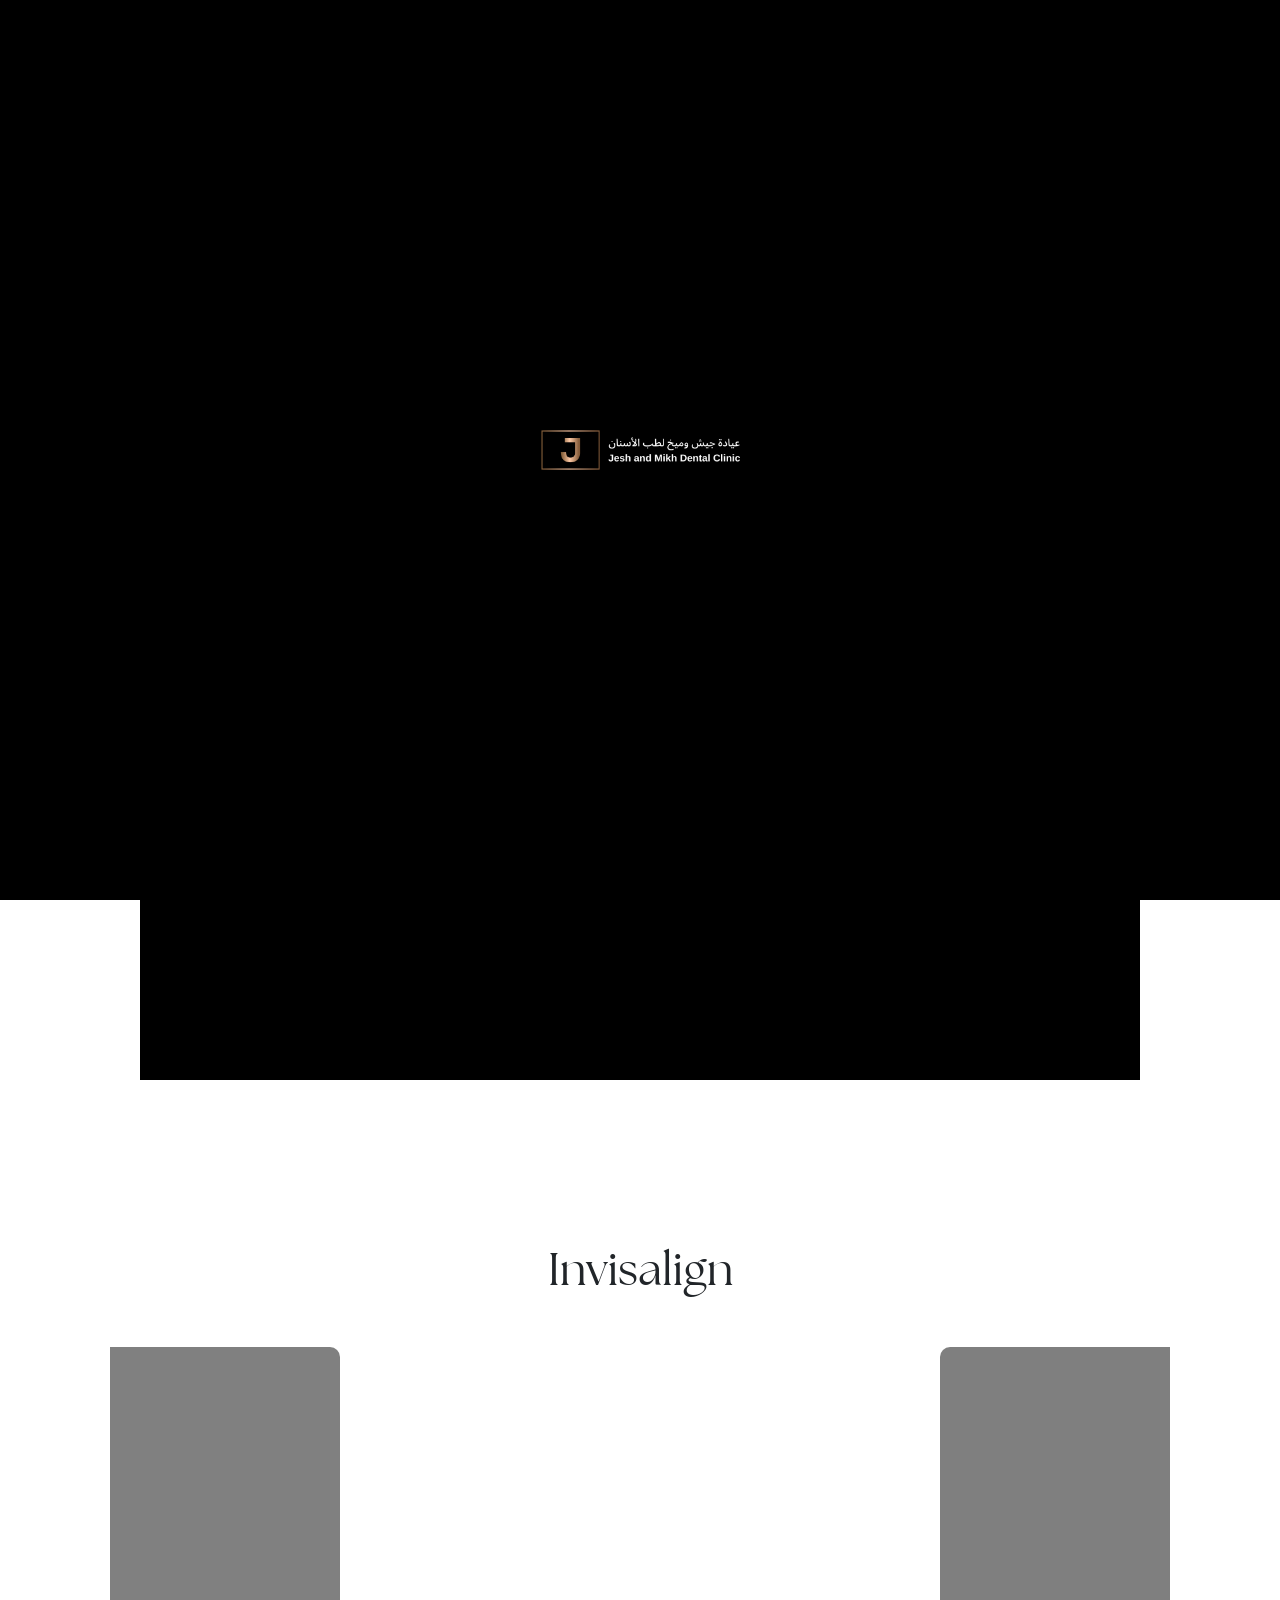
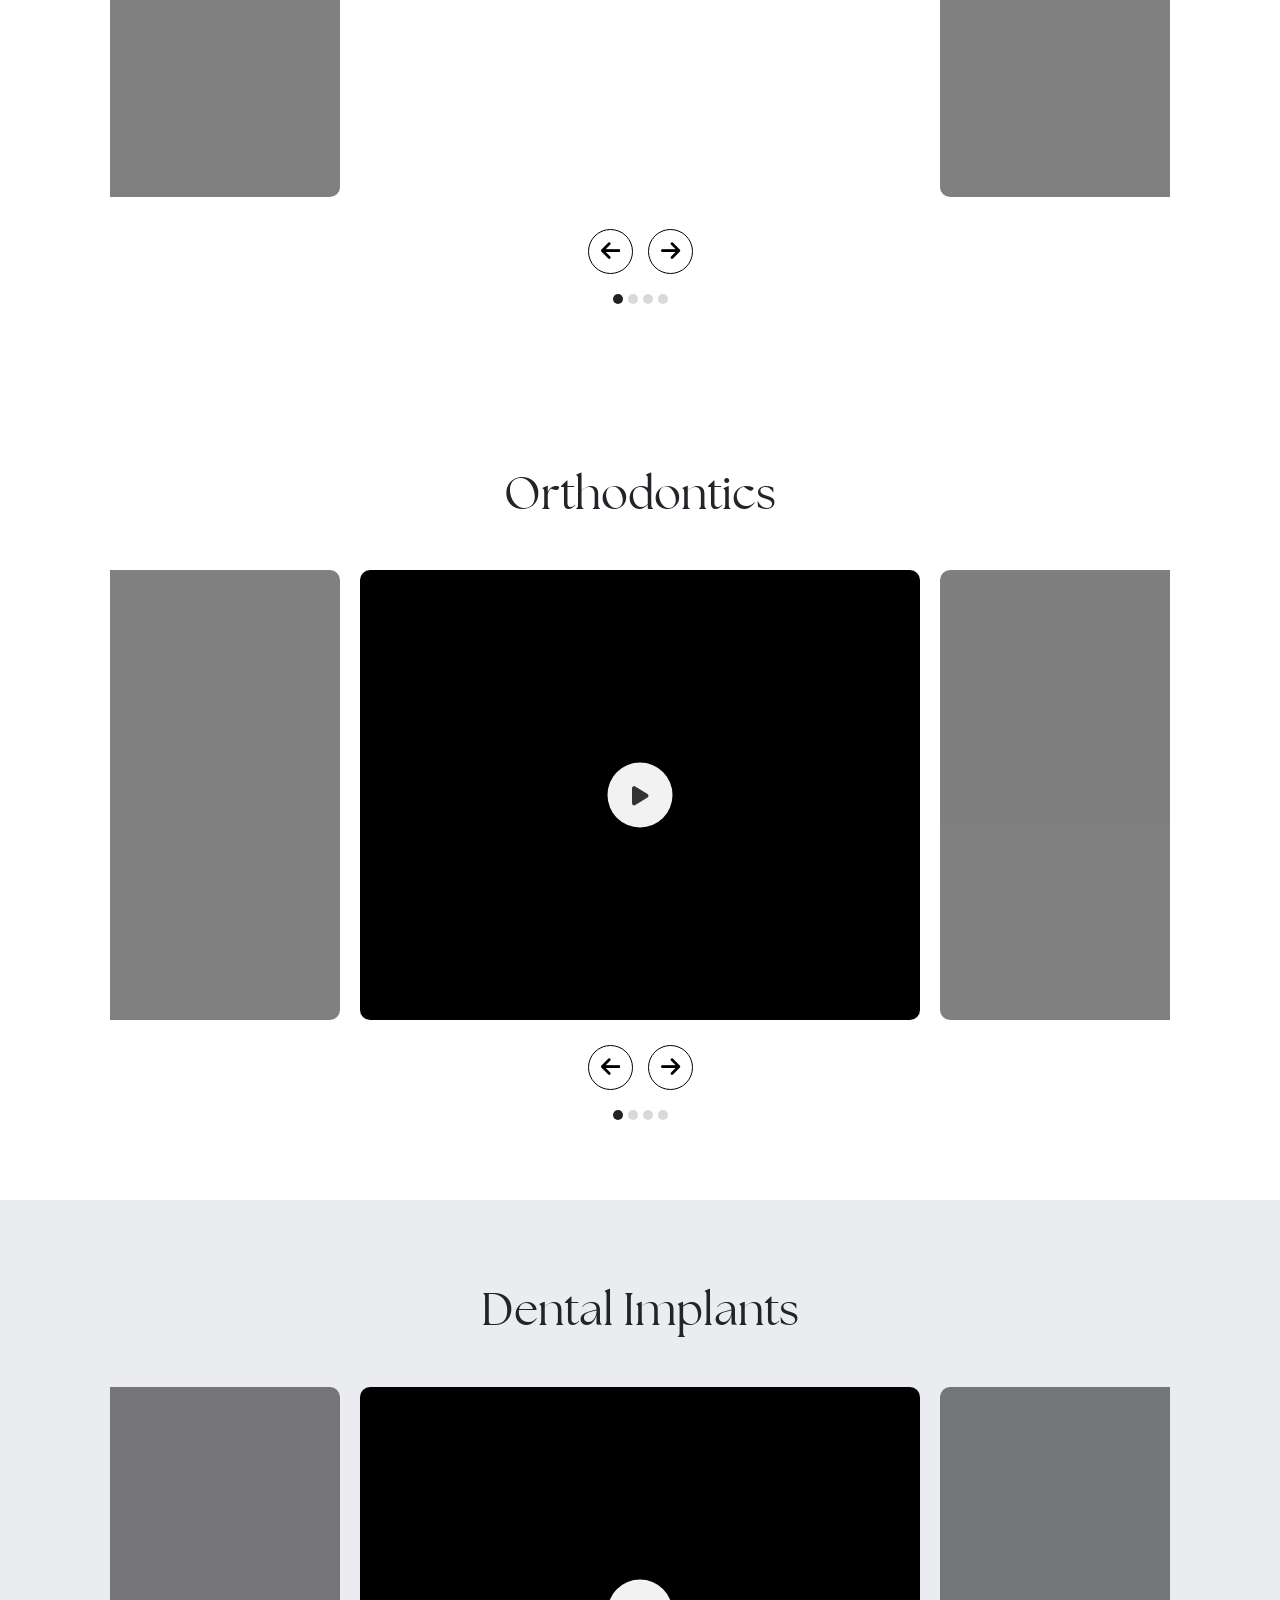
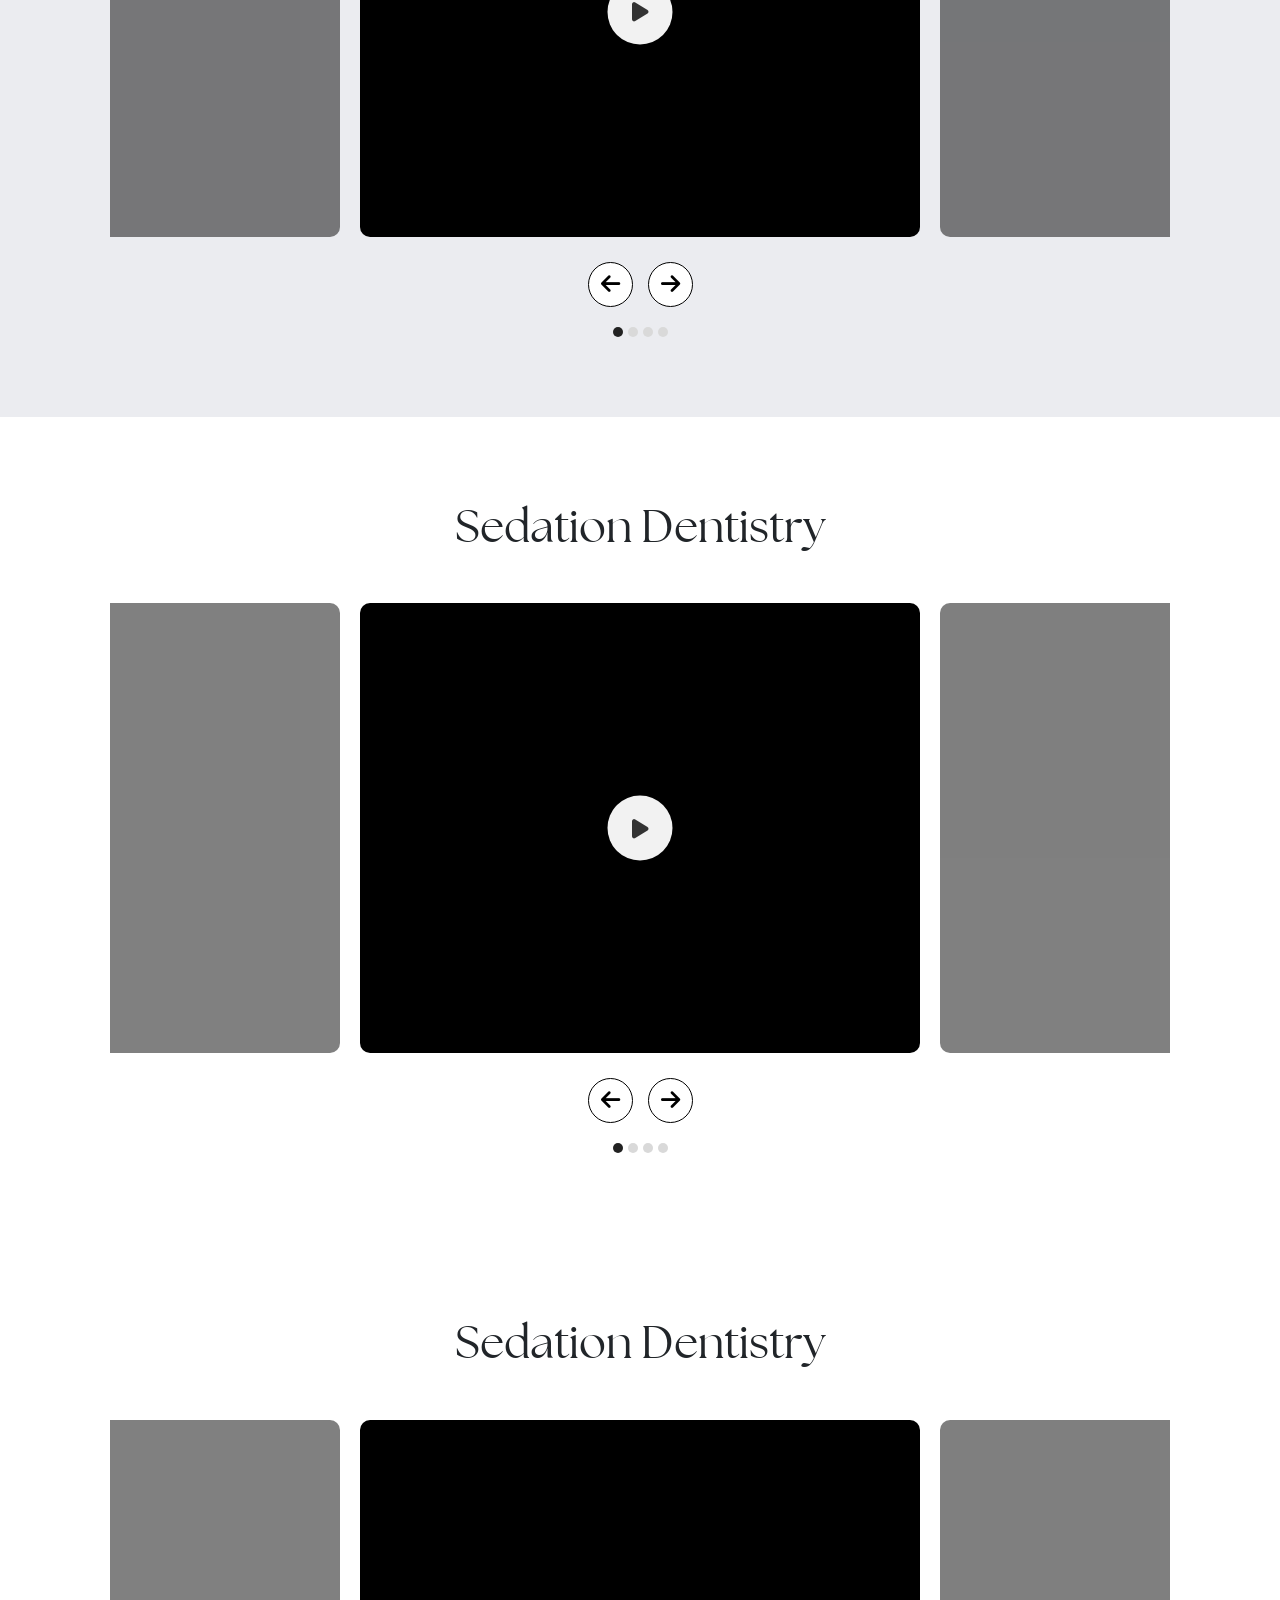
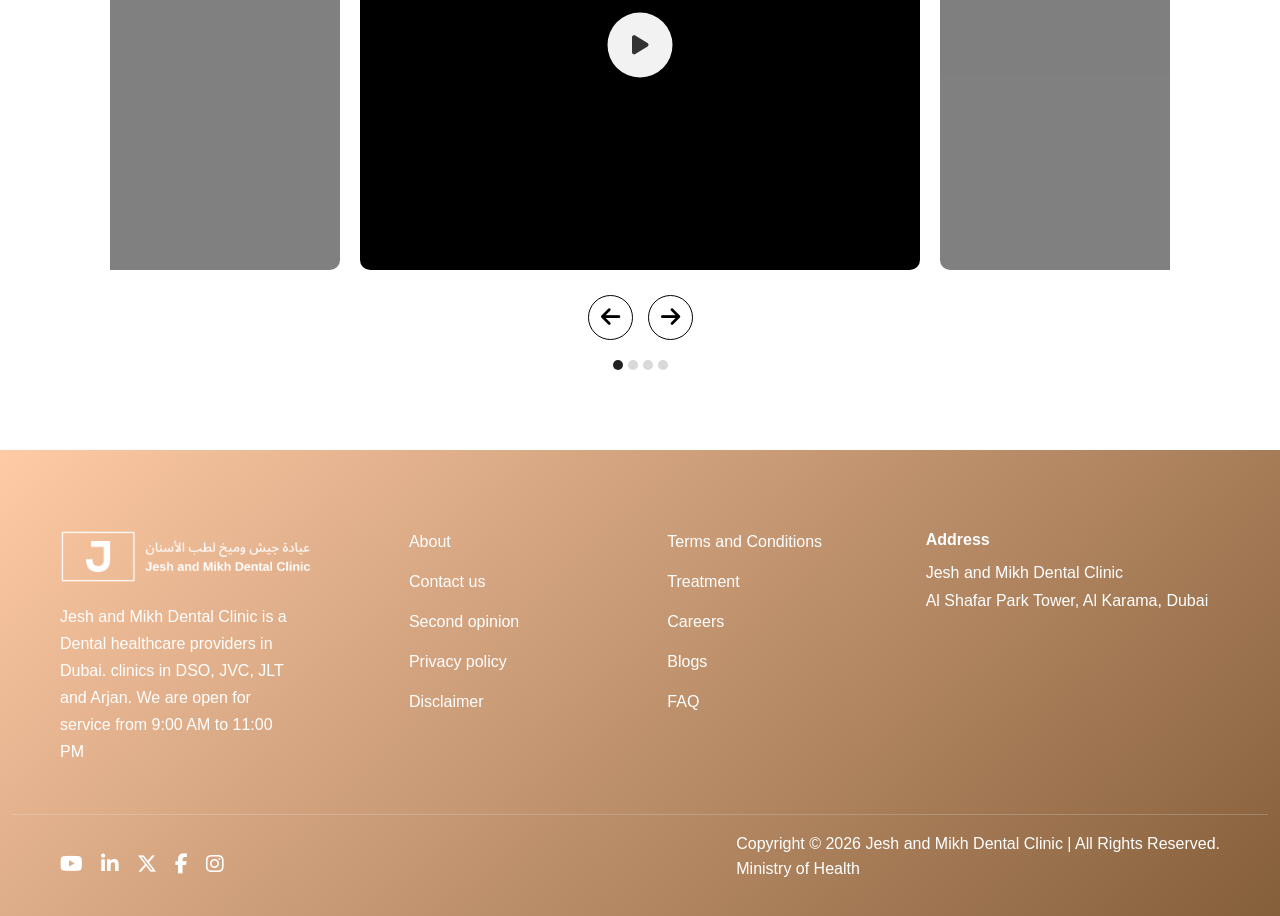
<file: video-testimonial.html>
<!DOCTYPE html>
<html lang="en">

<head>
    <meta charset="UTF-8">
    <meta name="viewport" content="width=device-width, initial-scale=1.0">

    <title>Jesh and Mikh Dental Clinic</title>

    <link rel="icon" type="image/png" href="assets/img/favicon.png">

    <!-- Bootstrap -->
    <link href="https://cdn.jsdelivr.net/npm/bootstrap@5.3.3/dist/css/bootstrap.min.css" rel="stylesheet">

    <!-- Font Awesome -->
    <link rel="stylesheet" href="https://cdnjs.cloudflare.com/ajax/libs/font-awesome/6.5.2/css/all.min.css">

    <!-- Owl Carousel -->
    <link rel="stylesheet" href="https://cdnjs.cloudflare.com/ajax/libs/OwlCarousel2/2.3.4/assets/owl.carousel.min.css">
    <link rel="stylesheet"
        href="https://cdnjs.cloudflare.com/ajax/libs/OwlCarousel2/2.3.4/assets/owl.theme.default.min.css">
    <link rel="stylesheet" href="assets/css/style.css">
    <link rel="stylesheet" href="assets/fonts/webfont/stylesheet.css">
    <link rel="stylesheet" href="https://unpkg.com/aos@2.3.1/dist/aos.css" />
    <script src="https://cdnjs.cloudflare.com/ajax/libs/gsap/3.12.5/gsap.min.js"></script>



</head>

<body>

    <!-- =============================
        Loader
        ============================= -->
    <div class="loader-wrapper">
        <img src="assets/img/logo.png" alt="Loader" class="loader-img">
    </div>
    <!-- =============================
    Loader
    ============================= -->

    <a href="https://wa.me/+971521000425" class="whatsapp-float" target="_blank">
        <i class="fab fa-whatsapp"></i>
    </a>
    <a href="tel:+971521000425" class="call-float">
        <i class="fas fa-phone"></i>
    </a>


    <!-- =============================
NAVBAR
============================= -->

    <nav class="navbar navbar-expand-lg custom-navbar">

        <div class="container">

            <a class="navbar-brand" href="index.html">
                <img src="assets/img/logo.png"></a>

            <button class="navbar-toggler " type="button" data-bs-toggle="collapse" data-bs-target="#navMenu">
                <span class="navbar-toggler-icon"></span>
            </button>

            <div class="collapse navbar-collapse justify-content-end" id="navMenu">

                <ul class="navbar-nav">

                    <li class="nav-item"><a class="nav-link" href="about.html"></a></li>
                    <li class="nav-item dropdown">
                        <a class="nav-link dropdown-toggle-custom" href="#" id="dentalDropdown" role="button"
                            data-bs-toggle="dropdown">
                            About
                            <i class="fa fa-angle-right arrow-icon"></i>
                        </a>
                        <div class="dropdown-menu custom-dropdown custom-dropdown-small">
                            <a class="dropdown-item" href="about.html">Why choose us</a>
                            <a class="dropdown-item" href="#">Gallery</a>
                        </div>
                    </li>
                    <li class="nav-item dropdown">

                        <a class="nav-link dropdown-toggle-custom" href="#" data-bs-toggle="dropdown">
                            Dental
                            <i class="fa fa-angle-right arrow-icon"></i>
                        </a>

                        <div class="dropdown-menu custom-dropdown">
                            <div class="row">
                                <div class="col-md-6 p-0">
                                    <a class="dropdown-item" href="denter-offers.html">Offers</a>
                                    <a class="dropdown-item" href="toothpain-service.html">Tooth Pain</a>
                                    <a class="dropdown-item" href="toothpain-service.html">Dental Fillings</a>
                                    <a class="dropdown-item" href="toothpain-service.html">Pediatric Dentistry</a>
                                    <a class="dropdown-item" href="toothpain-service.html">Invisalign</a>
                                    <a class="dropdown-item" href="toothpain-service.html">Teeth Extraction in Dubai</a>
                                    <a class="dropdown-item" href="toothpain-service.html">Dental Braces</a>
                                </div>
                                <div class="col-md-6 p-0">
                                    <a class="dropdown-item" href="toothpain-service.html">Root Canal Treatment</a>
                                    <a class="dropdown-item" href="toothpain-service.html">Dental Implants</a>
                                    <a class="dropdown-item" href="toothpain-service.html">Cosmetic Dentistry</a>
                                    <a class="dropdown-item" href="toothpain-service.html">Teeth Cleaning &
                                        Polishing</a>
                                    <a class="dropdown-item" href="toothpain-service.html">Teeth Whitening</a>
                                    <a class="dropdown-item" href="toothpain-service.html">Dental Crowns & Bridges</a>
                                    <a class="dropdown-item" href="toothpain-service.html">Dental Veneers</a>
                                    <a class="dropdown-item" href="toothpain-service.html">General Medicine</a>
                                </div>
                            </div>
                        </div>

                    <li class="nav-item"><a class="nav-link" href="doctors.html">Our Doctors</a></li>
                    <li class="nav-item"><a class="nav-link" href="insurance.html">Insurance</a></li>
                    <li class="nav-item"><a class="nav-link" href="dentel-tourism.html">Dental Tourism</a></li>
                    <li class="nav-item"><a class="nav-link" href="contact.html">Contact</a></li>
                </ul>
                <div class="nav-btns">
                    <a href="">
                        <button type="button" class="nav-btn">Message</button>
                    </a>
                    <a href="">
                        <button type="button" class="nav-btn nav-color-btn">Call Now</button>
                    </a>
                </div>
            </div>

        </div>
    </nav>


    <!-- =============================
    OWL HERO SLIDER
    ============================= -->

    <div class=" hero-slider">
        <div class="about-banner blog-banner banner-overlay-65"
            style="background-image:url('assets/img/gallery-banner.png')">
            <div class="overlay"></div>
        </div>
    </div>

    <!-- =============================
            ViDEO TESTIMONIAL BANNER
    ============================= -->
    <section class="section-padding mobile-py-3">
        <div class="custom-container">
            <div class="custom-video-wrapper video-banner-wrapper">
                <video class="custom-video" preload="auto" muted playsinline>
                    <source src="assets/img/testimonial-video.mp4" type="video/mp4">
                </video>
                <button class="play-btn">
                    <i class="fas fa-play"></i>
                </button>
            </div>
        </div>
    </section>


    <!-- =============================
            ViDEO TESTIMONIAL
    ============================= -->


    <section class="section-padding mobile-py-3">
        <div class="custom-container">
            <div class="text-center mb-3 mb-md-5">
                <h2 class="section-title">Invisalign</h2>
            </div>
            <div class="owl-carousel beforeAfterCarousel2 gallery-carousel">
                <div class="item">
                    <div class="custom-video-wrapper">
                        <iframe width="100%" height="100%" src="https://www.youtube.com/embed/8q_ff3stLJA?si=1kzE_GdVu3Xi9MLD" title="YouTube video player" frameborder="0" allow="accelerometer; autoplay; clipboard-write; encrypted-media; gyroscope; picture-in-picture; web-share" referrerpolicy="strict-origin-when-cross-origin" allowfullscreen></iframe>       
                        <!-- <button class="play-btn">
                            <i class="fas fa-play"></i>
                        </button> -->
                    </div>
                </div>

                <div class="item">
                    <div class="custom-video-wrapper">
                        <video class="custom-video" preload="auto" muted playsinline>
                            <source src="assets/img/testimonial-video.mp4" type="video/mp4">
                        </video>
                        <button class="play-btn">
                            <i class="fas fa-play"></i>
                        </button>
                    </div>
                </div>

                <div class="item">
                    <div class="custom-video-wrapper">
                        <video class="custom-video" preload="auto" muted playsinline>
                            <source src="assets/img/testimonial-video.mp4" type="video/mp4">
                        </video>
                        <button class="play-btn">
                            <i class="fas fa-play"></i>
                        </button>
                    </div>
                </div>

                <div class="item">
                    <div class="custom-video-wrapper">
                        <video class="custom-video" preload="auto" muted playsinline>
                            <source src="assets/img/testimonial-video.mp4" type="video/mp4">
                        </video>
                        <button class="play-btn">
                            <i class="fas fa-play"></i>
                        </button>
                    </div>
                </div>

            </div>

        </div>
    </section>






        <section class="section-padding mobile-py-3">
        <div class="custom-container">
            <div class="text-center mb-3 mb-md-5">
                <h2 class="section-title">Orthodontics</h2>
            </div>
            <div class="owl-carousel beforeAfterCarousel2 gallery-carousel">
                <div class="item">
                    <div class="custom-video-wrapper">
                        <video class="custom-video" preload="auto" muted playsinline>
                            <source src="assets/img/testimonial-video.mp4" type="video/mp4">
                        </video>
                        <button class="play-btn">
                            <i class="fas fa-play"></i>
                        </button>
                    </div>
                </div>

                <div class="item">
                    <div class="custom-video-wrapper">
                        <video class="custom-video" preload="auto" muted playsinline>
                            <source src="assets/img/testimonial-video.mp4" type="video/mp4">
                        </video>
                        <button class="play-btn">
                            <i class="fas fa-play"></i>
                        </button>
                    </div>
                </div>

                <div class="item">
                    <div class="custom-video-wrapper">
                        <video class="custom-video" preload="auto" muted playsinline>
                            <source src="assets/img/testimonial-video.mp4" type="video/mp4">
                        </video>
                        <button class="play-btn">
                            <i class="fas fa-play"></i>
                        </button>
                    </div>
                </div>

                <div class="item">
                    <div class="custom-video-wrapper">
                        <video class="custom-video" preload="auto" muted playsinline>
                            <source src="assets/img/testimonial-video.mp4" type="video/mp4">
                        </video>
                        <button class="play-btn">
                            <i class="fas fa-play"></i>
                        </button>
                    </div>
                </div>

            </div>

        </div>
    </section>



        <section class="section-padding bg-gray mobile-py-3">
        <div class="custom-container">
            <div class="text-center mb-3 mb-md-5">
                <h2 class="section-title">Dental Implants</h2>
            </div>
            <div class="owl-carousel beforeAfterCarousel2 gallery-carousel">
                <div class="item">
                    <div class="custom-video-wrapper">
                        <video class="custom-video" preload="auto" muted playsinline>
                            <source src="assets/img/testimonial-video.mp4" type="video/mp4">
                        </video>
                        <button class="play-btn">
                            <i class="fas fa-play"></i>
                        </button>
                    </div>
                </div>

                <div class="item">
                    <div class="custom-video-wrapper">
                        <video class="custom-video" preload="auto" muted playsinline>
                            <source src="assets/img/testimonial-video.mp4" type="video/mp4">
                        </video>
                        <button class="play-btn">
                            <i class="fas fa-play"></i>
                        </button>
                    </div>
                </div>

                <div class="item">
                    <div class="custom-video-wrapper">
                        <video class="custom-video" preload="auto" muted playsinline>
                            <source src="assets/img/testimonial-video.mp4" type="video/mp4">
                        </video>
                        <button class="play-btn">
                            <i class="fas fa-play"></i>
                        </button>
                    </div>
                </div>

                <div class="item">
                    <div class="custom-video-wrapper">
                        <video class="custom-video" preload="auto" muted playsinline>
                            <source src="assets/img/testimonial-video.mp4" type="video/mp4">
                        </video>
                        <button class="play-btn">
                            <i class="fas fa-play"></i>
                        </button>
                    </div>
                </div>

            </div>

        </div>
    </section>



        <section class="section-padding mobile-py-3">
        <div class="custom-container">
            <div class="text-center mb-3 mb-md-5">
                <h2 class="section-title">Sedation Dentistry</h2>
            </div>
            <div class="owl-carousel beforeAfterCarousel2 gallery-carousel">
                <div class="item">
                    <div class="custom-video-wrapper">
                        <video class="custom-video" preload="auto" muted playsinline>
                            <source src="assets/img/testimonial-video.mp4" type="video/mp4">
                        </video>
                        <button class="play-btn">
                            <i class="fas fa-play"></i>
                        </button>
                    </div>
                </div>

                <div class="item">
                    <div class="custom-video-wrapper">
                        <video class="custom-video" preload="auto" muted playsinline>
                            <source src="assets/img/testimonial-video.mp4" type="video/mp4">
                        </video>
                        <button class="play-btn">
                            <i class="fas fa-play"></i>
                        </button>
                    </div>
                </div>

                <div class="item">
                    <div class="custom-video-wrapper">
                        <video class="custom-video" preload="auto" muted playsinline>
                            <source src="assets/img/testimonial-video.mp4" type="video/mp4">
                        </video>
                        <button class="play-btn">
                            <i class="fas fa-play"></i>
                        </button>
                    </div>
                </div>

                <div class="item">
                    <div class="custom-video-wrapper">
                        <video class="custom-video" preload="auto" muted playsinline>
                            <source src="assets/img/testimonial-video.mp4" type="video/mp4">
                        </video>
                        <button class="play-btn">
                            <i class="fas fa-play"></i>
                        </button>
                    </div>
                </div>

            </div>

        </div>
    </section>


        <section class="section-padding mobile-py-3">
        <div class="custom-container">
            <div class="text-center mb-3 mb-md-5">
                <h2 class="section-title">Sedation Dentistry</h2>
            </div>
            <div class="owl-carousel beforeAfterCarousel2 gallery-carousel">
                <div class="item">
                    <div class="custom-video-wrapper">
                        <video class="custom-video" preload="auto" muted playsinline>
                            <source src="assets/img/testimonial-video.mp4" type="video/mp4">
                        </video>
                        <button class="play-btn">
                            <i class="fas fa-play"></i>
                        </button>
                    </div>
                </div>

                <div class="item">
                    <div class="custom-video-wrapper">
                        <video class="custom-video" preload="auto" muted playsinline>
                            <source src="assets/img/testimonial-video.mp4" type="video/mp4">
                        </video>
                        <button class="play-btn">
                            <i class="fas fa-play"></i>
                        </button>
                    </div>
                </div>

                <div class="item">
                    <div class="custom-video-wrapper">
                        <video class="custom-video" preload="auto" muted playsinline>
                            <source src="assets/img/testimonial-video.mp4" type="video/mp4">
                        </video>
                        <button class="play-btn">
                            <i class="fas fa-play"></i>
                        </button>
                    </div>
                </div>

                <div class="item">
                    <div class="custom-video-wrapper">
                        <video class="custom-video" preload="auto" muted playsinline>
                            <source src="assets/img/testimonial-video.mp4" type="video/mp4">
                        </video>
                        <button class="play-btn">
                            <i class="fas fa-play"></i>
                        </button>
                    </div>
                </div>

            </div>

        </div>
    </section>





    <!-- =============================
            FOOTER
    ============================= -->
    <footer>

        <div class="custom-container">
            <div class="footer-top">

                <!-- Brand -->
                <div class="brand-col">
                    <div class="brand-logo">
                        <img src="assets/img/white-logo.png" alt="">
                    </div>
                    <p class="brand-desc">
                        Jesh and Mikh Dental Clinic is a Dental healthcare providers in Dubai. clinics in
                        DSO, JVC, JLT
                        and Arjan. We are open for service from 9:00 AM to 11:00 PM
                    </p>
                </div>

                <!-- Nav col 1 -->
                <nav class="footer-nav">
                    <ul>
                        <li><a href="#">About</a></li>
                        <li><a href="#">Contact us</a></li>
                        <li><a href="#">Second opinion</a></li>
                        <li><a href="#">Privacy policy</a></li>
                        <li><a href="#">Disclaimer</a></li>
                    </ul>
                </nav>

                <!-- Nav col 2 -->
                <nav class="footer-nav">
                    <ul>
                        <li><a href="#">Terms and Conditions</a></li>
                        <li><a href="#">Treatment</a></li>
                        <li><a href="#">Careers</a></li>
                        <li><a href="#">Blogs</a></li>
                        <li><a href="#">FAQ</a></li>
                    </ul>
                </nav>

                <!-- Address -->
                <div class="footer-address">
                    <h4>Address</h4>
                    <p>
                        Jesh and Mikh Dental Clinic <br />
                        Al Shafar Park Tower, Al Karama, Dubai
                    </p>
                </div>

            </div>
            <hr class="footer-divider" />

            <div class="footer-bottom">
                <!-- Social Icons -->
                <div class="social-links">
                    <a href="#" aria-label="YouTube"><i class="fab fa-youtube"></i></a>
                    <a href="#" aria-label="LinkedIn"><i class="fab fa-linkedin-in"></i></a>
                    <a href="#" aria-label="X"><i class="fab fa-x-twitter"></i></a>
                    <a href="#" aria-label="Facebook"><i class="fab fa-facebook-f"></i></a>
                    <a href="#" aria-label="Instagram"><i class="fab fa-instagram"></i></a>
                </div>

                <!-- Copyright -->
                <p class="footer-copy">
                    Copyright © 2026 Jesh and Mikh Dental Clinic | All Rights Reserved.<br />
                    Ministry of Health
                </p>
            </div>
        </div>



    </footer>

    <!-- =============================
            FOOTER
    ============================= -->




    <!-- =============================
SCRIPTS
============================= -->

    <!-- jQuery -->
    <script src="https://code.jquery.com/jquery-3.7.1.min.js"></script>

    <!-- Bootstrap -->
    <script src="https://cdn.jsdelivr.net/npm/bootstrap@5.3.3/dist/js/bootstrap.bundle.min.js"></script>

    <!-- Owl Carousel -->
    <script src="https://cdnjs.cloudflare.com/ajax/libs/OwlCarousel2/2.3.4/owl.carousel.min.js"></script>

    <!-- AOS -->
    <script src="https://unpkg.com/aos@2.3.1/dist/aos.js"></script>

    <script>
        AOS.init({
            duration: 1000,
            once: false
        });
    </script>


    <script>
        /* -----------------------------
        NAVBAR SCROLL EFFECT
        ----------------------------- */

        $(window).on("scroll", function () {

            if ($(this).scrollTop() > 50) {
                $(".custom-navbar").addClass("navbar-scrolled");
            } else {
                $(".custom-navbar").removeClass("navbar-scrolled");
            }

        });
    </script>


    <script>
        $(document).ready(function () {

            // Owl Carousel
            $('.beforeAfterCarousel2').owlCarousel({
                loop: true,
                center: true,
                items: 1,
                margin: 20,
                nav: true,
                dots: true,
                stagePadding: 250,
                navText: [
                    '<i class="fas fa-arrow-left"></i>',
                    '<i class="fas fa-arrow-right"></i>'
                ],

                responsive: {
                    0: {
                        stagePadding: 30
                    },
                    768: {
                        stagePadding: 100
                    },
                    1200: {
                        stagePadding: 250
                    }
                }
            });


            // Video Controls
            $('.custom-video-wrapper').each(function () {

                let wrapper = $(this);
                let video = wrapper.find('.custom-video')[0];
                let playBtn = wrapper.find('.play-btn');

                // Play Button Click
                playBtn.on('click', function () {

                    // Pause all videos first
                    $('.custom-video').each(function () {

                        if (this !== video) {
                            this.pause();

                            $(this)
                                .closest('.custom-video-wrapper')
                                .find('.play-btn')
                                .show();
                        }
                    });

                    video.play();
                    playBtn.hide();
                });

                // Show button when paused
                video.addEventListener('pause', function () {
                    playBtn.show();
                });

                // Show button when ended
                video.addEventListener('ended', function () {
                    playBtn.show();
                });

            });


            // Pause videos on slide change
            $('.gallery-carousel').on('changed.owl.carousel', function () {

                $('.custom-video').each(function () {
                    this.pause();
                });

                $('.play-btn').show();

            });

        });
    </script>


    <script>
        document.querySelectorAll('.dropdown').forEach(function (dropdown) {
            dropdown.addEventListener('show.bs.dropdown', function () {
                this.querySelector('.arrow-icon').style.transform = 'rotate(90deg)';
            });

            dropdown.addEventListener('hide.bs.dropdown', function () {
                this.querySelector('.arrow-icon').style.transform = 'rotate(0deg)';
            });
        });
    </script>

    <script>
        let pageLoaded = false;
        let minTimePassed = false;

        const loader = document.querySelector(".loader-wrapper");

        // Page fully loaded
        window.addEventListener("load", function () {
            pageLoaded = true;
            hideLoader();
        });

        // Minimum 3 seconds
        setTimeout(function () {
            minTimePassed = true;
            hideLoader();
        }, 3000);

        function hideLoader() {
            if (pageLoaded && minTimePassed) {
                loader.classList.add("hide");

                // Remove from DOM after animation
                setTimeout(() => {
                    loader.style.display = "none";
                }, 700);
            }
        }
    </script>



    <script>
        document.querySelectorAll('.hero-content h3, .hero-content-service h3').forEach(el => {
            // Count words
            let words = el.textContent.trim().split(/\s+/).length;

            if (words > 15) {
                el.style.fontSize = "28px";
            } else if (words > 10) {
                el.style.fontSize = "36px";
            } else if (words > 6) {
                el.style.fontSize = "48px";
            } else {
                el.style.fontSize = "60px";
            }
        });
    </script>


</body>

</html>
</file>
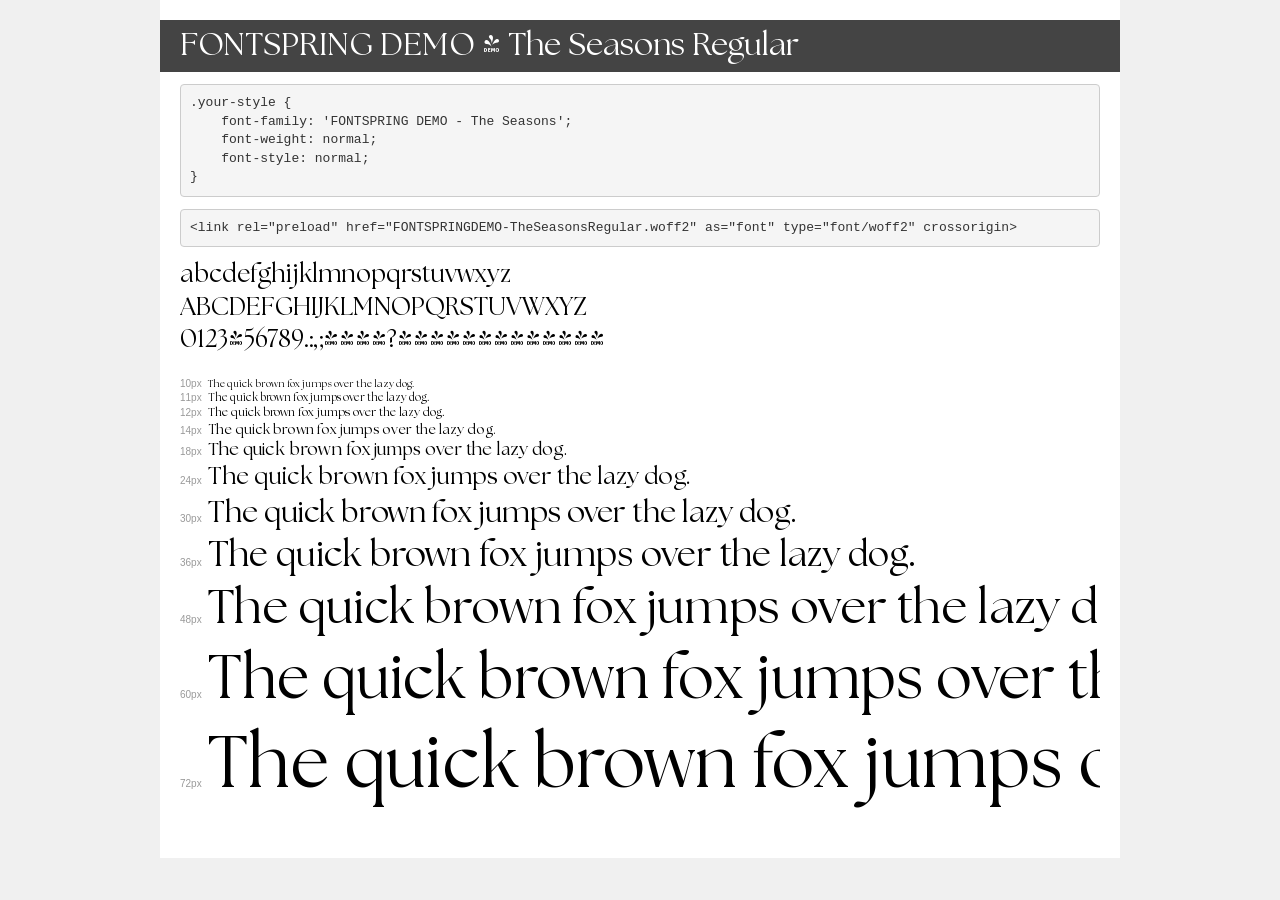
<file: assets/fonts/webfont-old/demo.html>
<!DOCTYPE html>
<html lang="en">
<head>
    <meta charset="utf-8">
    <meta http-equiv="X-UA-Compatible" content="IE=edge">
    <meta name="viewport" content="width=device-width, initial-scale=1">
    <meta name="robots" content="noindex, noarchive">
    <meta name="format-detection" content="telephone=no">
    <title>Transfonter demo</title>
    <link href="stylesheet.css" rel="stylesheet">
    <style>
        /*
        http://meyerweb.com/eric/tools/css/reset/
        v2.0 | 20110126
        License: none (public domain)
        */
        html, body, div, span, applet, object, iframe,
        h1, h2, h3, h4, h5, h6, p, blockquote, pre,
        a, abbr, acronym, address, big, cite, code,
        del, dfn, em, img, ins, kbd, q, s, samp,
        small, strike, strong, sub, sup, tt, var,
        b, u, i, center,
        dl, dt, dd, ol, ul, li,
        fieldset, form, label, legend,
        table, caption, tbody, tfoot, thead, tr, th, td,
        article, aside, canvas, details, embed,
        figure, figcaption, footer, header, hgroup,
        menu, nav, output, ruby, section, summary,
        time, mark, audio, video {
            margin: 0;
            padding: 0;
            border: 0;
            font-size: 100%;
            font: inherit;
            vertical-align: baseline;
        }
        /* HTML5 display-role reset for older browsers */
        article, aside, details, figcaption, figure,
        footer, header, hgroup, menu, nav, section {
            display: block;
        }
        body {
            line-height: 1;
        }
        ol, ul {
            list-style: none;
        }
        blockquote, q {
            quotes: none;
        }
        blockquote:before, blockquote:after,
        q:before, q:after {
            content: '';
            content: none;
        }
        table {
            border-collapse: collapse;
            border-spacing: 0;
        }
        /* demo styles */
        body {
            background: #f0f0f0;
            color: #000;
        }
        .page {
            background: #fff;
            width: 920px;
            margin: 0 auto;
            padding: 20px 20px 0 20px;
            overflow: hidden;
        }
        .font-container {
            overflow-x: auto;
            overflow-y: hidden;
            margin-bottom: 40px;
            line-height: 1.3;
            white-space: nowrap;
            padding-bottom: 5px;
        }
        h1 {
            position: relative;
            background: #444;
            font-size: 32px;
            color: #fff;
            padding: 10px 20px;
            margin: 0 -20px 12px -20px;
        }
        .letters {
            font-size: 25px;
            margin-bottom: 20px;
        }
        .s10:before {
            content: '10px';
        }
        .s11:before {
            content: '11px';
        }
        .s12:before {
            content: '12px';
        }
        .s14:before {
            content: '14px';
        }
        .s18:before {
            content: '18px';
        }
        .s24:before {
            content: '24px';
        }
        .s30:before {
            content: '30px';
        }
        .s36:before {
            content: '36px';
        }
        .s48:before {
            content: '48px';
        }
        .s60:before {
            content: '60px';
        }
        .s72:before {
            content: '72px';
        }
        .s10:before, .s11:before, .s12:before, .s14:before,
        .s18:before, .s24:before, .s30:before, .s36:before,
        .s48:before, .s60:before, .s72:before {
            font-family: Arial, sans-serif;
            font-size: 10px;
            font-weight: normal;
            font-style: normal;
            color: #999;
            padding-right: 6px;
        }
        pre {
            display: block;
            padding: 9px;
            margin: 0 0 12px;
            font-family: Monaco, Menlo, Consolas, "Courier New", monospace;
            font-size: 13px;
            line-height: 1.428571429;
            color: #333;
            font-weight: normal;
            font-style: normal;
            background-color: #f5f5f5;
            border: 1px solid #ccc;
            overflow-x: auto;
            border-radius: 4px;
        }
        /* responsive */
        @media (max-width: 959px) {
            .page {
                width: auto;
                margin: 0;
            }
        }
    </style>
</head>
<body>
<div class="page">
    <div class="demo">
        <h1 style="font-family: 'FONTSPRING DEMO - The Seasons'; font-weight: normal; font-style: normal;">FONTSPRING DEMO - The Seasons Regular</h1>
        <pre title="Usage">.your-style {
    font-family: 'FONTSPRING DEMO - The Seasons';
    font-weight: normal;
    font-style: normal;
}</pre>
        <pre title="Preload (optional)">
&lt;link rel=&quot;preload&quot; href=&quot;FONTSPRINGDEMO-TheSeasonsRegular.woff2&quot; as=&quot;font&quot; type=&quot;font/woff2&quot; crossorigin&gt;</pre>
        <div class="font-container" style="font-family: 'FONTSPRING DEMO - The Seasons'; font-weight: normal; font-style: normal;">
            <p class="letters">
                abcdefghijklmnopqrstuvwxyz<br>
ABCDEFGHIJKLMNOPQRSTUVWXYZ<br>
                0123456789.:,;()*!?'@#&lt;&gt;$%&^+-=~
            </p>
            <p class="s10" style="font-size: 10px;">The quick brown fox jumps over the lazy dog.</p>
            <p class="s11" style="font-size: 11px;">The quick brown fox jumps over the lazy dog.</p>
            <p class="s12" style="font-size: 12px;">The quick brown fox jumps over the lazy dog.</p>
            <p class="s14" style="font-size: 14px;">The quick brown fox jumps over the lazy dog.</p>
            <p class="s18" style="font-size: 18px;">The quick brown fox jumps over the lazy dog.</p>
            <p class="s24" style="font-size: 24px;">The quick brown fox jumps over the lazy dog.</p>
            <p class="s30" style="font-size: 30px;">The quick brown fox jumps over the lazy dog.</p>
            <p class="s36" style="font-size: 36px;">The quick brown fox jumps over the lazy dog.</p>
            <p class="s48" style="font-size: 48px;">The quick brown fox jumps over the lazy dog.</p>
            <p class="s60" style="font-size: 60px;">The quick brown fox jumps over the lazy dog.</p>
            <p class="s72" style="font-size: 72px;">The quick brown fox jumps over the lazy dog.</p>
        </div>
    </div>

</div>
</body>
</html>
</file>
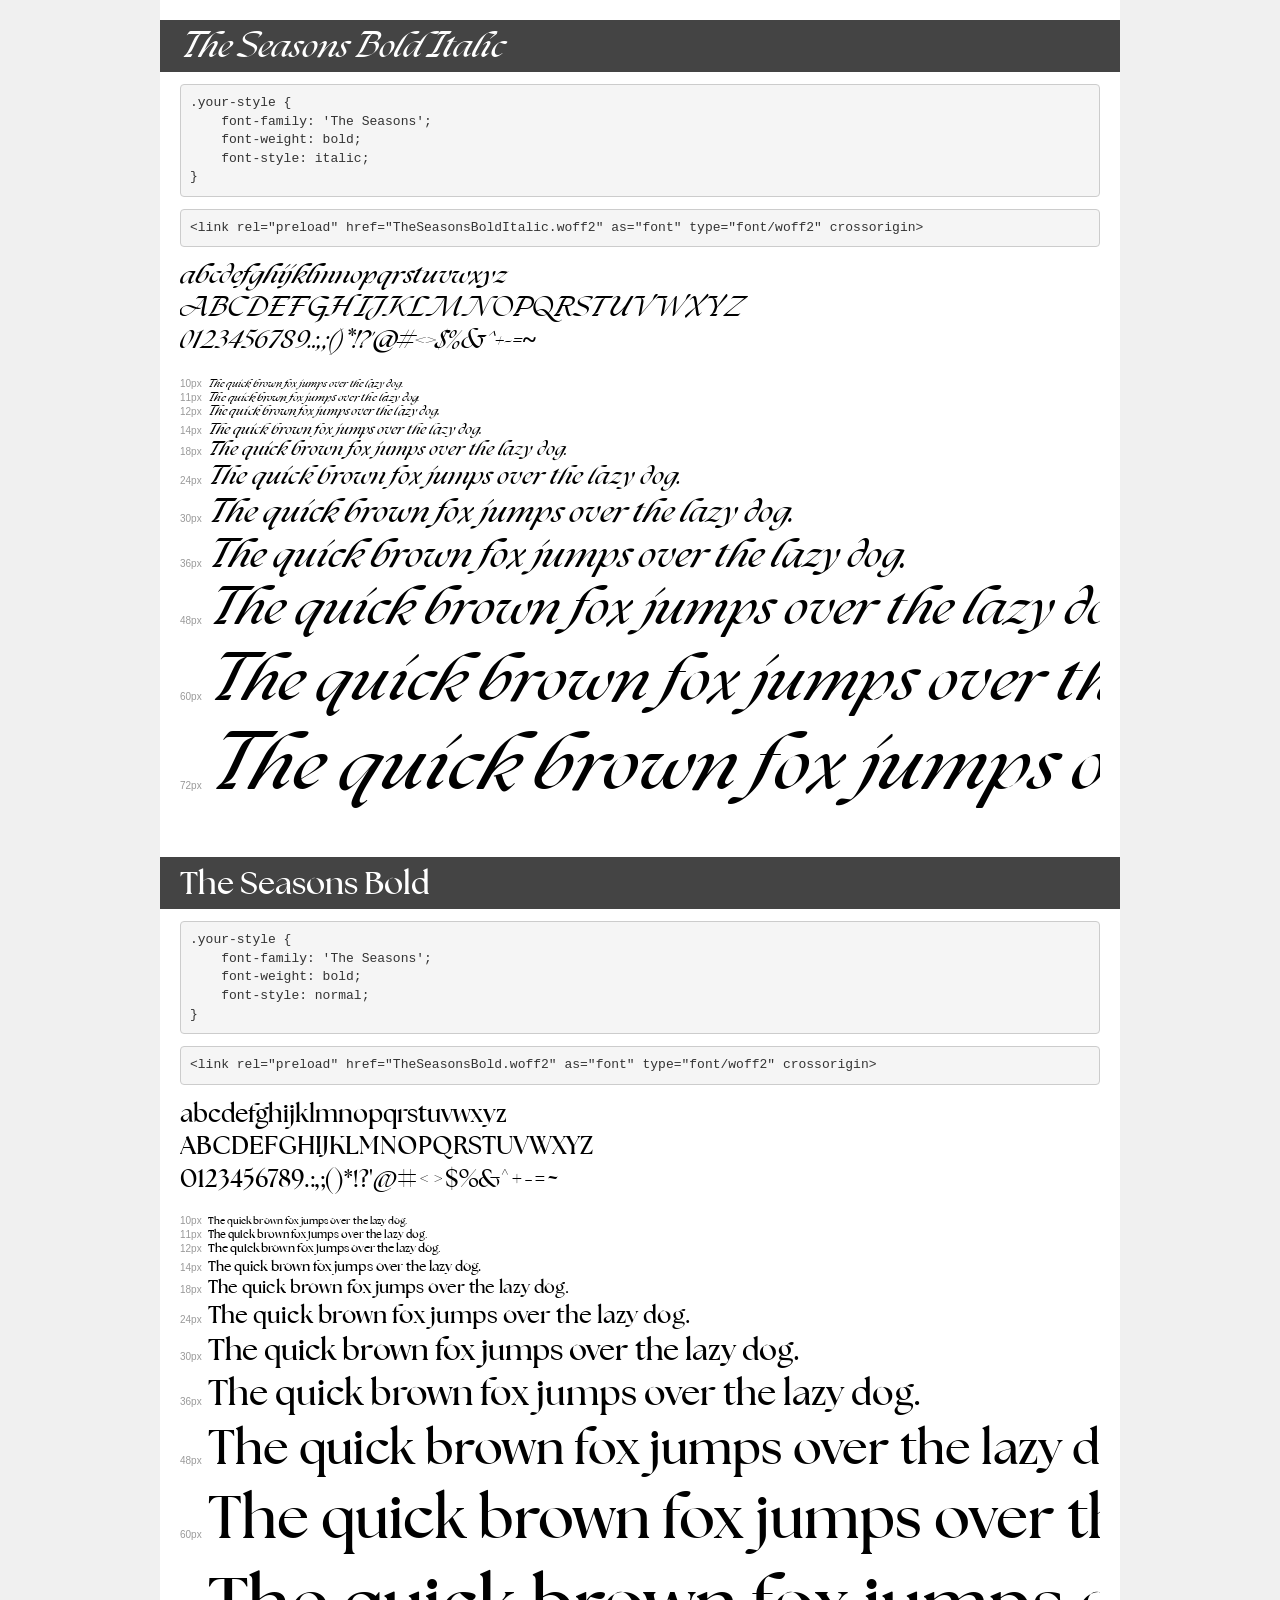
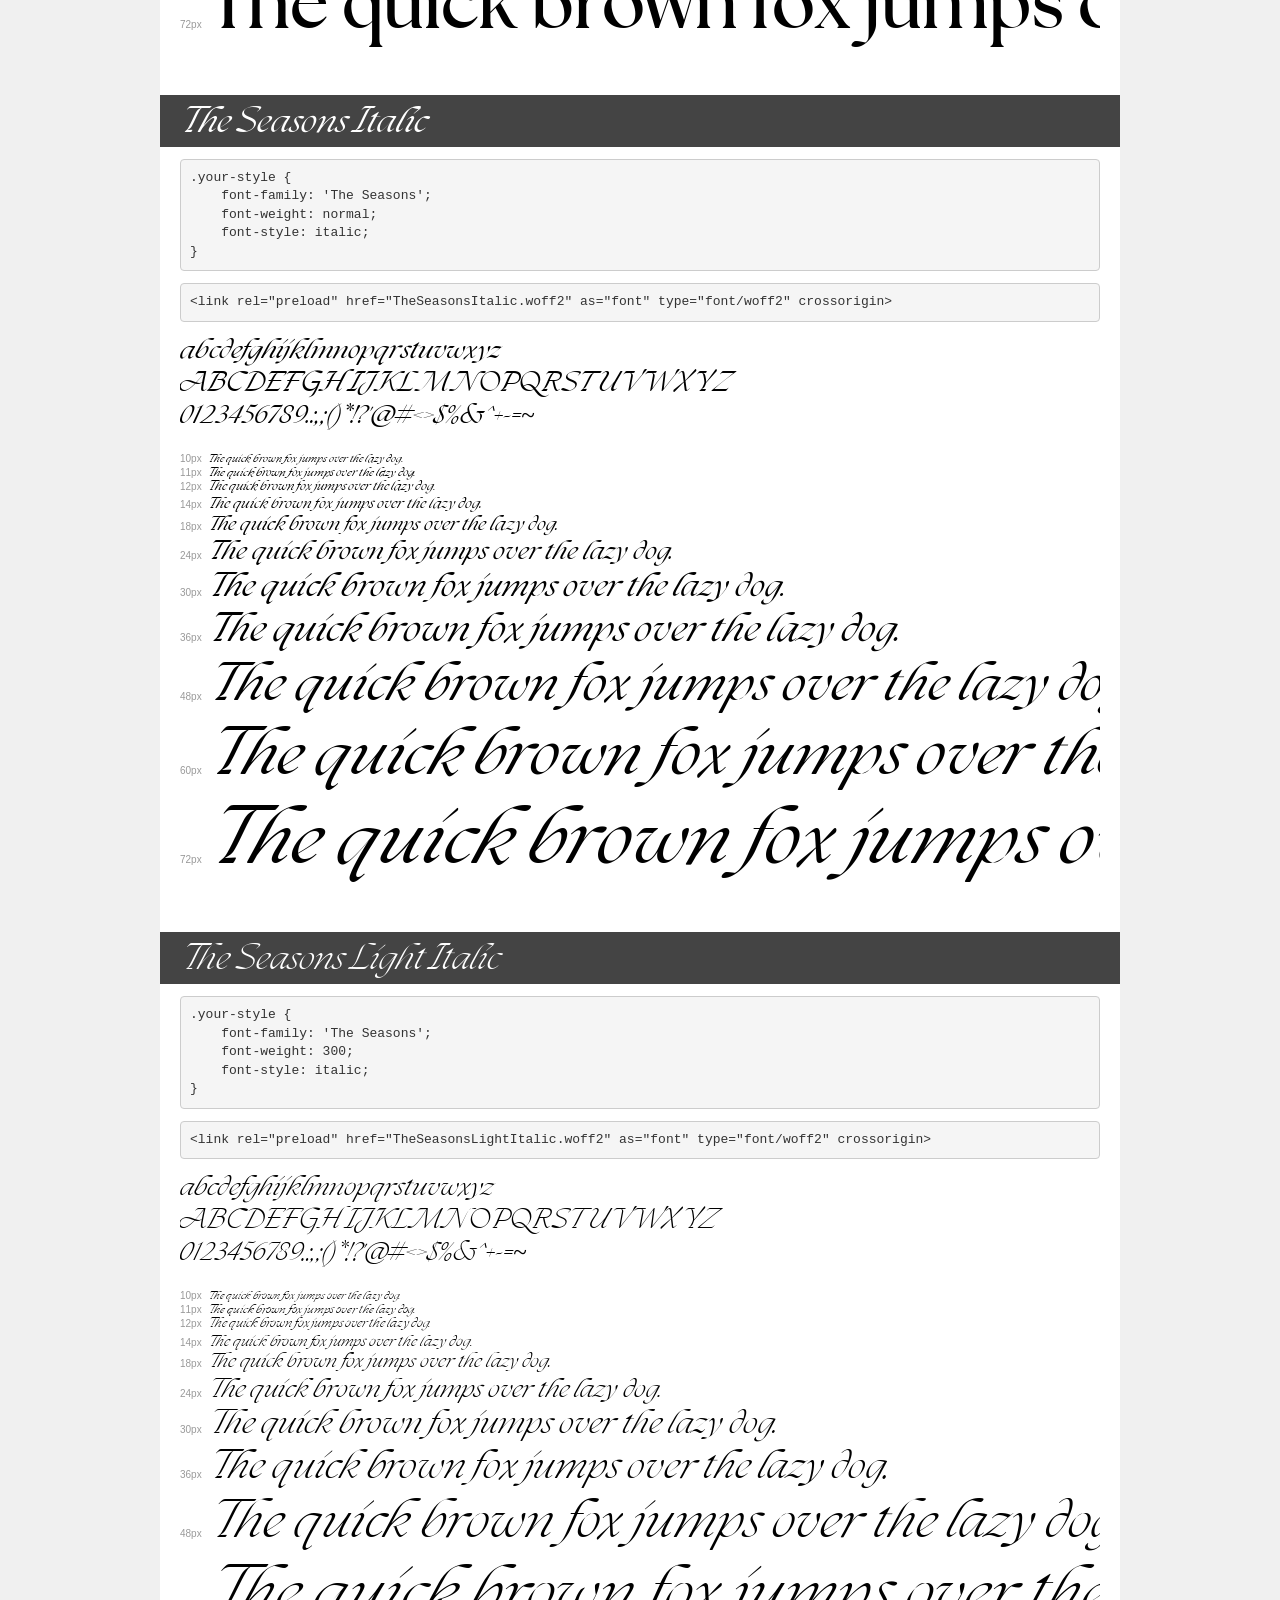
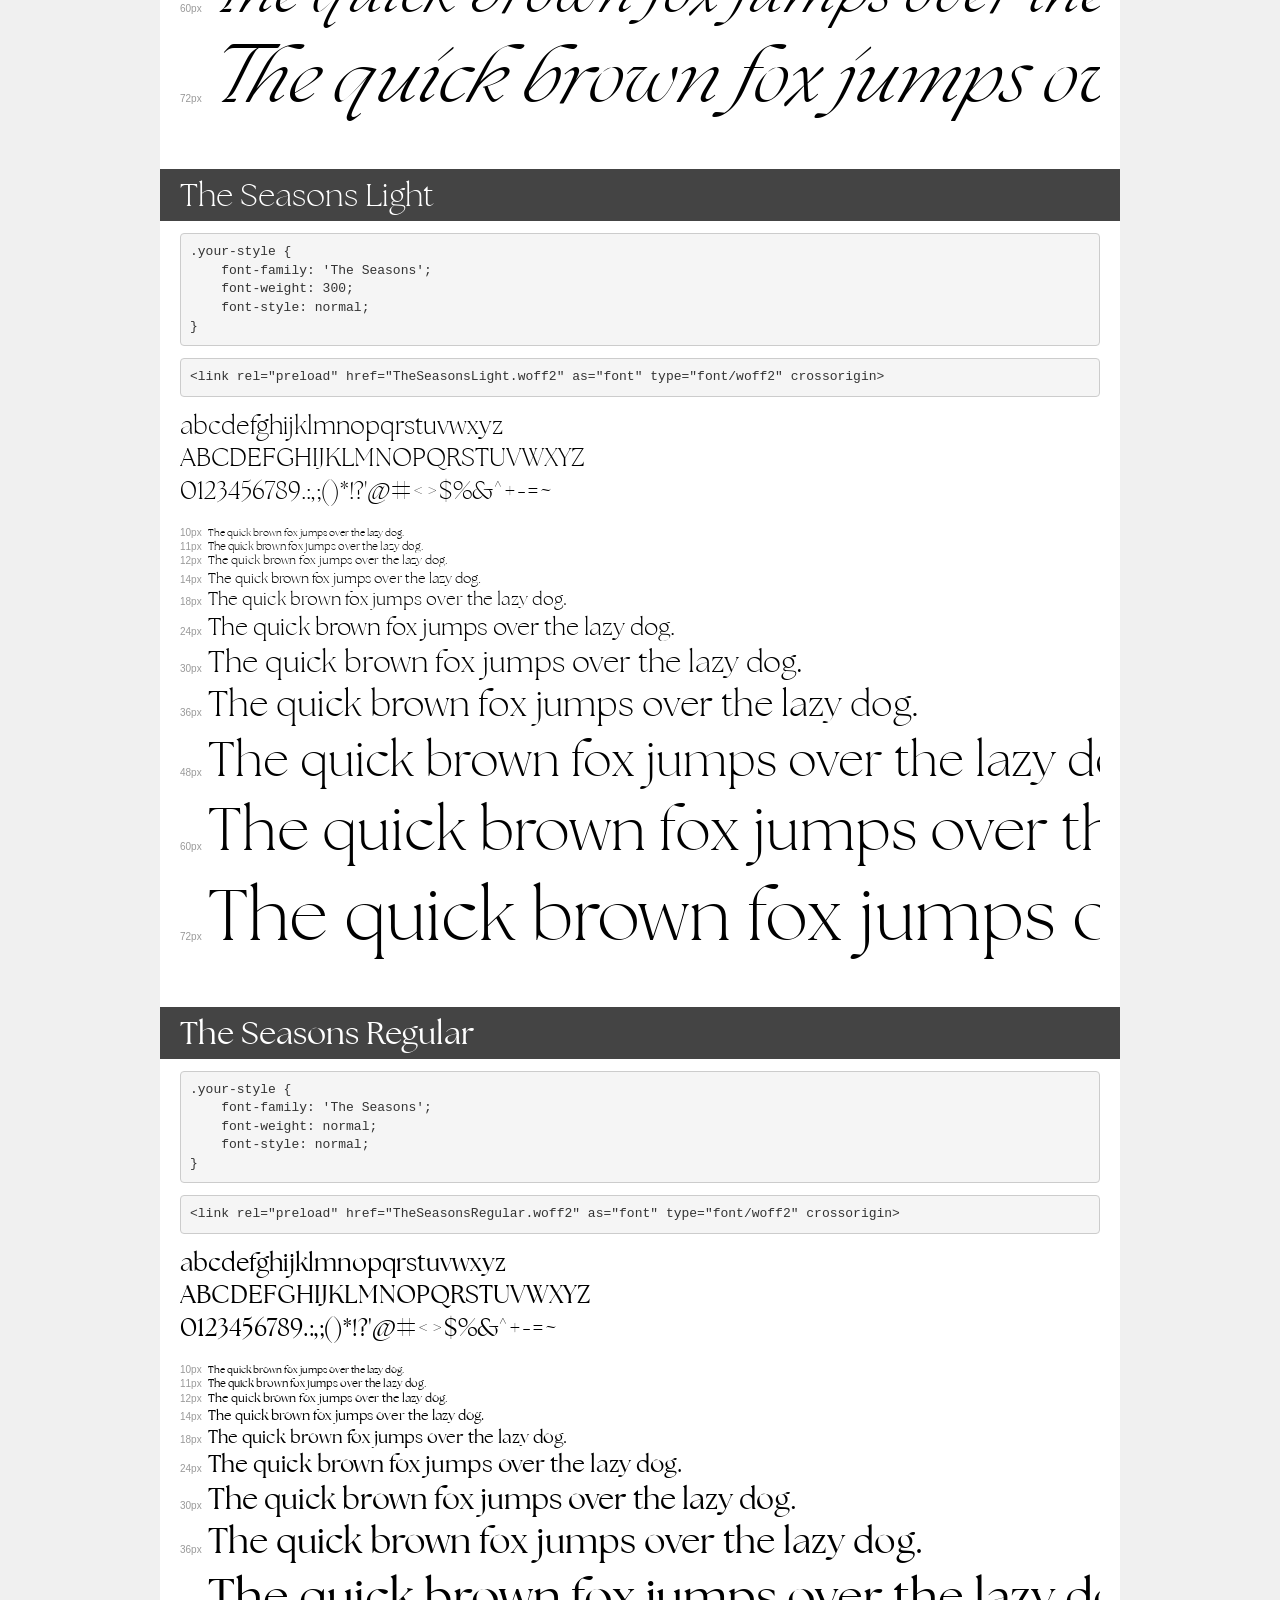
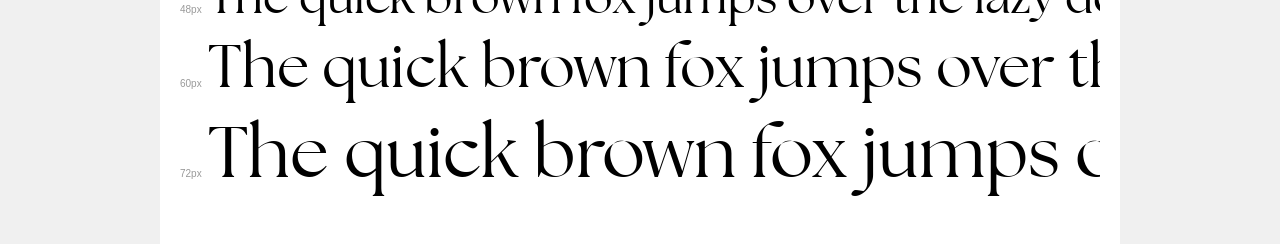
<file: assets/fonts/webfont/demo.html>
<!DOCTYPE html>
<html lang="en">
<head>
    <meta charset="utf-8">
    <meta http-equiv="X-UA-Compatible" content="IE=edge">
    <meta name="viewport" content="width=device-width, initial-scale=1">
    <meta name="robots" content="noindex, noarchive">
    <meta name="format-detection" content="telephone=no">
    <title>Transfonter demo</title>
    <link href="stylesheet.css" rel="stylesheet">
    <style>
        /*
        http://meyerweb.com/eric/tools/css/reset/
        v2.0 | 20110126
        License: none (public domain)
        */
        html, body, div, span, applet, object, iframe,
        h1, h2, h3, h4, h5, h6, p, blockquote, pre,
        a, abbr, acronym, address, big, cite, code,
        del, dfn, em, img, ins, kbd, q, s, samp,
        small, strike, strong, sub, sup, tt, var,
        b, u, i, center,
        dl, dt, dd, ol, ul, li,
        fieldset, form, label, legend,
        table, caption, tbody, tfoot, thead, tr, th, td,
        article, aside, canvas, details, embed,
        figure, figcaption, footer, header, hgroup,
        menu, nav, output, ruby, section, summary,
        time, mark, audio, video {
            margin: 0;
            padding: 0;
            border: 0;
            font-size: 100%;
            font: inherit;
            vertical-align: baseline;
        }
        /* HTML5 display-role reset for older browsers */
        article, aside, details, figcaption, figure,
        footer, header, hgroup, menu, nav, section {
            display: block;
        }
        body {
            line-height: 1;
        }
        ol, ul {
            list-style: none;
        }
        blockquote, q {
            quotes: none;
        }
        blockquote:before, blockquote:after,
        q:before, q:after {
            content: '';
            content: none;
        }
        table {
            border-collapse: collapse;
            border-spacing: 0;
        }
        /* demo styles */
        body {
            background: #f0f0f0;
            color: #000;
        }
        .page {
            background: #fff;
            width: 920px;
            margin: 0 auto;
            padding: 20px 20px 0 20px;
            overflow: hidden;
        }
        .font-container {
            overflow-x: auto;
            overflow-y: hidden;
            margin-bottom: 40px;
            line-height: 1.3;
            white-space: nowrap;
            padding-bottom: 5px;
        }
        h1 {
            position: relative;
            background: #444;
            font-size: 32px;
            color: #fff;
            padding: 10px 20px;
            margin: 0 -20px 12px -20px;
        }
        .letters {
            font-size: 25px;
            margin-bottom: 20px;
        }
        .s10:before {
            content: '10px';
        }
        .s11:before {
            content: '11px';
        }
        .s12:before {
            content: '12px';
        }
        .s14:before {
            content: '14px';
        }
        .s18:before {
            content: '18px';
        }
        .s24:before {
            content: '24px';
        }
        .s30:before {
            content: '30px';
        }
        .s36:before {
            content: '36px';
        }
        .s48:before {
            content: '48px';
        }
        .s60:before {
            content: '60px';
        }
        .s72:before {
            content: '72px';
        }
        .s10:before, .s11:before, .s12:before, .s14:before,
        .s18:before, .s24:before, .s30:before, .s36:before,
        .s48:before, .s60:before, .s72:before {
            font-family: Arial, sans-serif;
            font-size: 10px;
            font-weight: normal;
            font-style: normal;
            color: #999;
            padding-right: 6px;
        }
        pre {
            display: block;
            padding: 9px;
            margin: 0 0 12px;
            font-family: Monaco, Menlo, Consolas, "Courier New", monospace;
            font-size: 13px;
            line-height: 1.428571429;
            color: #333;
            font-weight: normal;
            font-style: normal;
            background-color: #f5f5f5;
            border: 1px solid #ccc;
            overflow-x: auto;
            border-radius: 4px;
        }
        /* responsive */
        @media (max-width: 959px) {
            .page {
                width: auto;
                margin: 0;
            }
        }
    </style>
</head>
<body>
<div class="page">
    <div class="demo">
        <h1 style="font-family: 'The Seasons'; font-weight: bold; font-style: italic;">The Seasons Bold Italic</h1>
        <pre title="Usage">.your-style {
    font-family: 'The Seasons';
    font-weight: bold;
    font-style: italic;
}</pre>
        <pre title="Preload (optional)">
&lt;link rel=&quot;preload&quot; href=&quot;TheSeasonsBoldItalic.woff2&quot; as=&quot;font&quot; type=&quot;font/woff2&quot; crossorigin&gt;</pre>
        <div class="font-container" style="font-family: 'The Seasons'; font-weight: bold; font-style: italic;">
            <p class="letters">
                abcdefghijklmnopqrstuvwxyz<br>
ABCDEFGHIJKLMNOPQRSTUVWXYZ<br>
                0123456789.:,;()*!?'@#&lt;&gt;$%&^+-=~
            </p>
            <p class="s10" style="font-size: 10px;">The quick brown fox jumps over the lazy dog.</p>
            <p class="s11" style="font-size: 11px;">The quick brown fox jumps over the lazy dog.</p>
            <p class="s12" style="font-size: 12px;">The quick brown fox jumps over the lazy dog.</p>
            <p class="s14" style="font-size: 14px;">The quick brown fox jumps over the lazy dog.</p>
            <p class="s18" style="font-size: 18px;">The quick brown fox jumps over the lazy dog.</p>
            <p class="s24" style="font-size: 24px;">The quick brown fox jumps over the lazy dog.</p>
            <p class="s30" style="font-size: 30px;">The quick brown fox jumps over the lazy dog.</p>
            <p class="s36" style="font-size: 36px;">The quick brown fox jumps over the lazy dog.</p>
            <p class="s48" style="font-size: 48px;">The quick brown fox jumps over the lazy dog.</p>
            <p class="s60" style="font-size: 60px;">The quick brown fox jumps over the lazy dog.</p>
            <p class="s72" style="font-size: 72px;">The quick brown fox jumps over the lazy dog.</p>
        </div>
    </div>

    <div class="demo">
        <h1 style="font-family: 'The Seasons'; font-weight: bold; font-style: normal;">The Seasons Bold</h1>
        <pre title="Usage">.your-style {
    font-family: 'The Seasons';
    font-weight: bold;
    font-style: normal;
}</pre>
        <pre title="Preload (optional)">
&lt;link rel=&quot;preload&quot; href=&quot;TheSeasonsBold.woff2&quot; as=&quot;font&quot; type=&quot;font/woff2&quot; crossorigin&gt;</pre>
        <div class="font-container" style="font-family: 'The Seasons'; font-weight: bold; font-style: normal;">
            <p class="letters">
                abcdefghijklmnopqrstuvwxyz<br>
ABCDEFGHIJKLMNOPQRSTUVWXYZ<br>
                0123456789.:,;()*!?'@#&lt;&gt;$%&^+-=~
            </p>
            <p class="s10" style="font-size: 10px;">The quick brown fox jumps over the lazy dog.</p>
            <p class="s11" style="font-size: 11px;">The quick brown fox jumps over the lazy dog.</p>
            <p class="s12" style="font-size: 12px;">The quick brown fox jumps over the lazy dog.</p>
            <p class="s14" style="font-size: 14px;">The quick brown fox jumps over the lazy dog.</p>
            <p class="s18" style="font-size: 18px;">The quick brown fox jumps over the lazy dog.</p>
            <p class="s24" style="font-size: 24px;">The quick brown fox jumps over the lazy dog.</p>
            <p class="s30" style="font-size: 30px;">The quick brown fox jumps over the lazy dog.</p>
            <p class="s36" style="font-size: 36px;">The quick brown fox jumps over the lazy dog.</p>
            <p class="s48" style="font-size: 48px;">The quick brown fox jumps over the lazy dog.</p>
            <p class="s60" style="font-size: 60px;">The quick brown fox jumps over the lazy dog.</p>
            <p class="s72" style="font-size: 72px;">The quick brown fox jumps over the lazy dog.</p>
        </div>
    </div>

    <div class="demo">
        <h1 style="font-family: 'The Seasons'; font-weight: normal; font-style: italic;">The Seasons Italic</h1>
        <pre title="Usage">.your-style {
    font-family: 'The Seasons';
    font-weight: normal;
    font-style: italic;
}</pre>
        <pre title="Preload (optional)">
&lt;link rel=&quot;preload&quot; href=&quot;TheSeasonsItalic.woff2&quot; as=&quot;font&quot; type=&quot;font/woff2&quot; crossorigin&gt;</pre>
        <div class="font-container" style="font-family: 'The Seasons'; font-weight: normal; font-style: italic;">
            <p class="letters">
                abcdefghijklmnopqrstuvwxyz<br>
ABCDEFGHIJKLMNOPQRSTUVWXYZ<br>
                0123456789.:,;()*!?'@#&lt;&gt;$%&^+-=~
            </p>
            <p class="s10" style="font-size: 10px;">The quick brown fox jumps over the lazy dog.</p>
            <p class="s11" style="font-size: 11px;">The quick brown fox jumps over the lazy dog.</p>
            <p class="s12" style="font-size: 12px;">The quick brown fox jumps over the lazy dog.</p>
            <p class="s14" style="font-size: 14px;">The quick brown fox jumps over the lazy dog.</p>
            <p class="s18" style="font-size: 18px;">The quick brown fox jumps over the lazy dog.</p>
            <p class="s24" style="font-size: 24px;">The quick brown fox jumps over the lazy dog.</p>
            <p class="s30" style="font-size: 30px;">The quick brown fox jumps over the lazy dog.</p>
            <p class="s36" style="font-size: 36px;">The quick brown fox jumps over the lazy dog.</p>
            <p class="s48" style="font-size: 48px;">The quick brown fox jumps over the lazy dog.</p>
            <p class="s60" style="font-size: 60px;">The quick brown fox jumps over the lazy dog.</p>
            <p class="s72" style="font-size: 72px;">The quick brown fox jumps over the lazy dog.</p>
        </div>
    </div>

    <div class="demo">
        <h1 style="font-family: 'The Seasons'; font-weight: 300; font-style: italic;">The Seasons Light Italic</h1>
        <pre title="Usage">.your-style {
    font-family: 'The Seasons';
    font-weight: 300;
    font-style: italic;
}</pre>
        <pre title="Preload (optional)">
&lt;link rel=&quot;preload&quot; href=&quot;TheSeasonsLightItalic.woff2&quot; as=&quot;font&quot; type=&quot;font/woff2&quot; crossorigin&gt;</pre>
        <div class="font-container" style="font-family: 'The Seasons'; font-weight: 300; font-style: italic;">
            <p class="letters">
                abcdefghijklmnopqrstuvwxyz<br>
ABCDEFGHIJKLMNOPQRSTUVWXYZ<br>
                0123456789.:,;()*!?'@#&lt;&gt;$%&^+-=~
            </p>
            <p class="s10" style="font-size: 10px;">The quick brown fox jumps over the lazy dog.</p>
            <p class="s11" style="font-size: 11px;">The quick brown fox jumps over the lazy dog.</p>
            <p class="s12" style="font-size: 12px;">The quick brown fox jumps over the lazy dog.</p>
            <p class="s14" style="font-size: 14px;">The quick brown fox jumps over the lazy dog.</p>
            <p class="s18" style="font-size: 18px;">The quick brown fox jumps over the lazy dog.</p>
            <p class="s24" style="font-size: 24px;">The quick brown fox jumps over the lazy dog.</p>
            <p class="s30" style="font-size: 30px;">The quick brown fox jumps over the lazy dog.</p>
            <p class="s36" style="font-size: 36px;">The quick brown fox jumps over the lazy dog.</p>
            <p class="s48" style="font-size: 48px;">The quick brown fox jumps over the lazy dog.</p>
            <p class="s60" style="font-size: 60px;">The quick brown fox jumps over the lazy dog.</p>
            <p class="s72" style="font-size: 72px;">The quick brown fox jumps over the lazy dog.</p>
        </div>
    </div>

    <div class="demo">
        <h1 style="font-family: 'The Seasons'; font-weight: 300; font-style: normal;">The Seasons Light</h1>
        <pre title="Usage">.your-style {
    font-family: 'The Seasons';
    font-weight: 300;
    font-style: normal;
}</pre>
        <pre title="Preload (optional)">
&lt;link rel=&quot;preload&quot; href=&quot;TheSeasonsLight.woff2&quot; as=&quot;font&quot; type=&quot;font/woff2&quot; crossorigin&gt;</pre>
        <div class="font-container" style="font-family: 'The Seasons'; font-weight: 300; font-style: normal;">
            <p class="letters">
                abcdefghijklmnopqrstuvwxyz<br>
ABCDEFGHIJKLMNOPQRSTUVWXYZ<br>
                0123456789.:,;()*!?'@#&lt;&gt;$%&^+-=~
            </p>
            <p class="s10" style="font-size: 10px;">The quick brown fox jumps over the lazy dog.</p>
            <p class="s11" style="font-size: 11px;">The quick brown fox jumps over the lazy dog.</p>
            <p class="s12" style="font-size: 12px;">The quick brown fox jumps over the lazy dog.</p>
            <p class="s14" style="font-size: 14px;">The quick brown fox jumps over the lazy dog.</p>
            <p class="s18" style="font-size: 18px;">The quick brown fox jumps over the lazy dog.</p>
            <p class="s24" style="font-size: 24px;">The quick brown fox jumps over the lazy dog.</p>
            <p class="s30" style="font-size: 30px;">The quick brown fox jumps over the lazy dog.</p>
            <p class="s36" style="font-size: 36px;">The quick brown fox jumps over the lazy dog.</p>
            <p class="s48" style="font-size: 48px;">The quick brown fox jumps over the lazy dog.</p>
            <p class="s60" style="font-size: 60px;">The quick brown fox jumps over the lazy dog.</p>
            <p class="s72" style="font-size: 72px;">The quick brown fox jumps over the lazy dog.</p>
        </div>
    </div>

    <div class="demo">
        <h1 style="font-family: 'The Seasons'; font-weight: normal; font-style: normal;">The Seasons Regular</h1>
        <pre title="Usage">.your-style {
    font-family: 'The Seasons';
    font-weight: normal;
    font-style: normal;
}</pre>
        <pre title="Preload (optional)">
&lt;link rel=&quot;preload&quot; href=&quot;TheSeasonsRegular.woff2&quot; as=&quot;font&quot; type=&quot;font/woff2&quot; crossorigin&gt;</pre>
        <div class="font-container" style="font-family: 'The Seasons'; font-weight: normal; font-style: normal;">
            <p class="letters">
                abcdefghijklmnopqrstuvwxyz<br>
ABCDEFGHIJKLMNOPQRSTUVWXYZ<br>
                0123456789.:,;()*!?'@#&lt;&gt;$%&^+-=~
            </p>
            <p class="s10" style="font-size: 10px;">The quick brown fox jumps over the lazy dog.</p>
            <p class="s11" style="font-size: 11px;">The quick brown fox jumps over the lazy dog.</p>
            <p class="s12" style="font-size: 12px;">The quick brown fox jumps over the lazy dog.</p>
            <p class="s14" style="font-size: 14px;">The quick brown fox jumps over the lazy dog.</p>
            <p class="s18" style="font-size: 18px;">The quick brown fox jumps over the lazy dog.</p>
            <p class="s24" style="font-size: 24px;">The quick brown fox jumps over the lazy dog.</p>
            <p class="s30" style="font-size: 30px;">The quick brown fox jumps over the lazy dog.</p>
            <p class="s36" style="font-size: 36px;">The quick brown fox jumps over the lazy dog.</p>
            <p class="s48" style="font-size: 48px;">The quick brown fox jumps over the lazy dog.</p>
            <p class="s60" style="font-size: 60px;">The quick brown fox jumps over the lazy dog.</p>
            <p class="s72" style="font-size: 72px;">The quick brown fox jumps over the lazy dog.</p>
        </div>
    </div>

</div>
</body>
</html>
</file>
<file: assets/css/style.css>
/* -----------------------------
GLOBAL
----------------------------- */

:root{
    --primary-color: #BD9354;
    --secondary-color: #855f3a;
    --accent-color: #7B581F;
    --gradient-color:linear-gradient(316deg, #855f3a 0%, #ffcaa6 100%);
    --fancy-font: 'The Seasons', serif;
}

body {
    margin: 0;
    padding: 0;
    font-family: "Geist", sans-serif;
    overflow-x: hidden;
}


.custom-container {
    padding: 0px 60px;
}

.section-padding {
    padding: 80px 0px;
}


.section-title {
    font-size: 50px;
    font-weight: 400;
    line-height: 1.3;
    font-family: var(--fancy-font);
    text-transform: capitalize;
}

.section-title-service {
    font-size: 42px;
}

.whatsapp-float {
    position: fixed;
    bottom: 20px;
    right: 20px;
    width: 60px;
    height: 60px;
    background: #25D366;
    color: #fff;
    border-radius: 50%;
    display: flex;
    align-items: center;
    justify-content: center;
    font-size: 28px;
    box-shadow: 0 5px 15px rgba(0, 0, 0, 0.3);
    z-index: 999;
    transition: all 0.3s ease;
    text-decoration: none;
}

.whatsapp-float:hover {
    transform: scale(1.1);
    box-shadow: 0 8px 20px rgba(0, 0, 0, 0.4);
    color: #fff;
}

/* Call floating button (placed left of WhatsApp) */
.call-float {
    position: fixed;
    bottom: 105px;
    right: 20px;
    width: 60px;
    height: 60px;
    background: linear-gradient(135deg, #007bff, #0056d6);
    color: #fff;
    border-radius: 50%;
    display: flex;
    align-items: center;
    justify-content: center;
    font-size: 22px;
    box-shadow: 0 5px 15px rgba(0, 0, 0, 0.3);
    z-index: 999;
    transition: all 0.3s ease;
    text-decoration: none;
}

.call-float:hover {
    transform: scale(1.1);
    box-shadow: 0 8px 20px rgba(0, 0, 0, 0.4);
    color: #fff;
}

@media (max-width:480px) {
    .call-float {
        height: 40px;
        width: 40px;
        bottom: 80px;
        font-size: 17px;
    }

    .whatsapp-float {
        height: 40px;
        width: 40px;
        bottom: 30px;
        font-size: 17px;
    }
}


.section-subtitle {
    font-size: 18px;
    color: #555;
}

.font-normal {
    font-family: "Geist", sans-serif;
}


.btn-book {
    font-size: 13px;
    letter-spacing: 2px;
    text-transform: uppercase;
    display: inline-block;
    text-align: center;
    font-weight: bold;
    padding: 15px 30px;
    border: 2px solid transparent;
    border-radius: 0px;
    background:
        linear-gradient(#fff, #fff) padding-box,
        linear-gradient(90deg, #000000, #000000) border-box;
    position: relative;
    color: #000;
    text-decoration: none;
    transition: all 0.3s ease;
    font-family: "Geist", sans-serif;
}

/* Gradient border on hover */
.btn-book:hover {
    border: 2px solid transparent;
    background:
        linear-gradient(#fff, #fff) padding-box,
        linear-gradient(90deg, #6a00ff, #ff6ec4) border-box;
    color: #000;
    box-shadow:
        0 0 rgba(168, 85, 247, 0.3),
        0 0 0 rgba(240, 171, 252, 0.3);
}

.btn-fill-bg {
    background:
        linear-gradient(316deg, #855f3a 0%, #ffcaa6 100%) padding-box,
        linear-gradient(90deg, #855f3a, #855f3a) border-box;
    background: linear-gradient(316deg, #855f3a 0%, #ffcaa6 100%);
    color: #fff;
}

.btn-fill-bg:hover {
    border: 2px solid transparent;
    background:
        linear-gradient(316deg, #855f3a 0%, #ffcaa6 100%) padding-box,
        linear-gradient(90deg, #6a00ff, #ff6ec4) border-box;
    color: #000;
    box-shadow:
        0 0 rgba(168, 85, 247, 0.3),
        0 0 0 rgba(240, 171, 252, 0.3);
    color: #fff;
}

.btn-fill-transperent {
    background:
        linear-gradient(316deg, #000000ce 0%, #000000ce 44%) padding-box,
        linear-gradient(90deg, #ffffff9a, #ffffff9a) border-box;
    color: #ffffff;
}

.btn-fill-transperent:hover {
    background:
        linear-gradient(316deg, #000000ce 0%, #000000ce 44%) padding-box,
        linear-gradient(90deg, #6a00ff, #ff6ec4) border-box;
    color: white;
}

img {
    width: auto;
    max-width: 100%;
}


[data-aos] {
    overflow: hidden;
}

a {
    text-decoration: none !important;
}

@media (max-width:768px) {
    [data-aos] {
        transform: none !important;
        opacity: 1 !important;
    }
}

@media(max-width: 1440px) {
    .section-title {
        font-size: 45px;
    }
}

@media(max-width:1150px) {
    .section-title {
        font-size: 38px;
    }
}


@media(max-width:991px) {
    .section-padding {
        padding: 40px 0px;
    }

    .section-title {
        font-size: 33px;
    }

    .section-title br {
        display: none;
    }

    .section-subtitle {
        font-size: 16px;
    }

    .section-subtitle br {
        display: none;
    }

    .custom-container {
        padding: 0px 40px;
    }
}

@media(max-width:768px) {
    .custom-container {
        padding: 0px 20px;
    }

}

@media(max-width:500px) {
    .section-title {
        font-size: 30px;
    }
}



/* -----------------------------
Loader
----------------------------- */


.loader-wrapper {
    position: fixed;
    inset: 0;
    background: #000;
    display: flex;
    justify-content: center;
    align-items: center;
    z-index: 9999;
    transition: opacity 0.6s ease, visibility 0.6s ease;
}

/* Initial zoom animation */
.loader-img {
    width: 200px;
    animation: zoomLoop 2s ease-in-out infinite;
    transition: transform 0.6s ease, opacity 0.6s ease;
}

/* Loop animation */
@keyframes zoomLoop {
    0% {
        transform: scale(0.9);
        opacity: 0.7;
    }

    50% {
        transform: scale(1.15);
        opacity: 1;
    }

    100% {
        transform: scale(0.9);
        opacity: 0.7;
    }
}

/* EXIT STATE */
.loader-wrapper.hide {
    opacity: 0;
    visibility: hidden;
}

/* Logo exit effect */
.loader-wrapper.hide .loader-img {
    animation: none;
    /* stop looping */
    transform: scale(1.6);
    /* zoom out big */
    opacity: 0;
}

/* -----------------------------
Loader
----------------------------- */




/* -----------------------------
NAVBAR
----------------------------- */

/* NAVBAR DEFAULT (TRANSPARENT) */

.custom-navbar {
    position: fixed;
    top: 0;
    left: 0;
    width: 100%;
    background: transparent;
    transition: all 0.4s ease;
    z-index: 999;
    padding: 20px 0;
}

/* NAVBAR AFTER SCROLL */

.navbar-scrolled {
    background: #1e1e1e;
    box-shadow: 0 4px 20px rgba(0, 0, 0, 0.3);
    padding: 12px 0;
}

/* LINKS */

.custom-navbar .nav-link {
    color: #fff;
    margin-right: 20px;
    font-weight: 500;
    padding-left: 0px !important;
}

.custom-navbar .nav-link:hover {
    color: #c89b6f;
}



.navbar-brand img {
    width: 250px;
}

.header-nav {
    display: flex;
    justify-content: space-between;
    align-items: center;
    width: 100%;
}

.custom-navbar.navbar-black .nav-link {
    color: black !important;
}

.navbar-scrolled.custom-navbar.navbar-black .nav-link {
    color: white !important;
}

.white-logo {
    display: none;
}

.black-logo {
    display: block;
}

.navbar-scrolled.custom-navbar.navbar-black .black-logo {
    display: none;
}

.navbar-scrolled.custom-navbar.navbar-black .white-logo {
    display: block;
}

.custom-dropdown {
    min-width: 500px;
    background: #000;
    border: none;
}

.custom-dropdown-small {
    min-width: auto;
}

.custom-dropdown .dropdown-item {
    color: #ccc;
    padding: 8px 10px;
    font-size: 14px;
}

.custom-dropdown .dropdown-item:hover {
    color: #fff;
    background: transparent;
}


.dropdown-toggle-custom {
    display: flex;
    align-items: center;
    gap: 6px;
}

.arrow-icon {
    transition: transform 0.3s ease;
}

.show>.dropdown-toggle-custom .arrow-icon {
    transform: rotate(90deg);
}

.navbar-nav .nav-link.active,
.navbar-nav .nav-link.show {
    color: #d4a373;
}

.navbar-nav .nav-link.active,
.navbar-nav .nav-link.show:focus-visible {
    box-shadow: none;
    outline: none;
    border: none;
}

.custom-navbar.navbar-expand-lg .navbar-nav .dropdown-menu {
    background: #000;
    color: white;
    border-radius: 0px;
    padding: 10px 20px;
}

.custom-navbar.navbar-expand-lg .navbar-nav .dropdown-menu .dropdown-item {
    color: white;
}

.custom-navbar.navbar-expand-lg .navbar-nav .dropdown-menu .dropdown-item:hover {
    background: #d4a373;
    color: #000;
}

.nav-btns {
    display: flex;
    gap: 10px;
}

.nav-btn {
    border-radius: 30px;
    color: white;
    border: none;
    height: 40px;
    padding: 0px 20px;
    outline: none;
    font-size: 13px;
    background: #000;
    transition: .5s;
}

.nav-btn:hover {
    transform: translateY(-4px);
    transition: .5s;
    background: #fff;
    color: #000;
}

.nav-color-btn {
    background: linear-gradient(316deg, #855f3a 0%, #ffcaa6 100%);
}

@media(max-width: 991px) {
    .header-nav {
        display: initial;
    }

    .custom-navbar.navbar-expand-lg .navbar-nav .dropdown-menu {
        max-height: 250px;
        overflow-y: scroll;
        overflow-x: hidden;
        min-width: auto;
    }


    .navbar-toggler {
        filter: invert(1) brightness(1);
    }

    .navbar-toggler:focus-visible {
        border: none !important;
        outline: none !important;
        box-shadow: none !important;
    }

    .navbar-toggler:focus {
        border: none !important;
        box-shadow: none !important;
        outline: none !important;
    }

    .custom-navbar .navbar-collapse {
        background: #1e1e1e;
        padding: 10px;
    }

    .custom-navbar .nav-link {
        margin: 0px;
    }

    .custom-navbar.navbar-black .nav-link {
        color: rgb(255, 255, 255) !important;
    }

    .custom-navbar.navbar-black .navbar-toggler {
        filter: none;
    }

    .navbar-scrolled.custom-navbar.navbar-black .navbar-toggler {
        filter: invert(1) brightness(1);
    }
}

@media(max-width: 400px) {
    .navbar-brand img {
        width: 200px;
    }
}

/* -----------------------------
HERO SLIDER
----------------------------- */

.hero-slider .item {
    height: 100vh;
    background-size: cover;
    background-position: center;
    position: relative;
}

.overlay {
    position: absolute;
    top: 0;
    left: 0;
    width: 100%;
    height: 100%;
    background: rgba(0, 0, 0, 0.077);
}

.hero-content {
    position: absolute;
    bottom: 80px;
    left: 80px;
    color: white;
    max-width: 1000px;
    z-index: 2;
    font-family: var(--fancy-font);
}

.hero-content h3 {
    font-size: 60px;
    font-weight: 400;
}

.hero-content h3.long-text {
    font-size: 60px;
}

.hero-content h3.extra-long-text {
    font-size: 30px;
}

.hero-content p {
    font-size: 18px;
    font-family: "Geist", sans-serif;
}

@media(max-width: 768px) {
    .hero-content {
        left: 40px;
    }

    .hero-content h3 {
        font-size: 50px;
    }
}

@media(max-width: 500px) {
    .hero-content h3 {
        font-size: 35px;
    }

    .hero-content {
        left: 20px;
        bottom: 130px;
    }
}


/* -----------------------------
OWL NAVIGATION
----------------------------- */

.owl-nav {
    position: absolute;
    bottom: 80px;
    right: 100px;
}

.owl-nav button {
    width: 60px;
    height: 60px;
    border-radius: 50% !important;
    border: 1px solid white !important;
    background: transparent !important;
    color: white !important;
    margin-right: 10px;
    font-size: 20px !important;
}

@media(max-width: 500px) {
    .owl-nav {
        bottom: 40px;
        right: auto;
        left: 20px;
    }

    .owl-nav button {
        width: 40px;
        height: 40px;
        font-size: 18px !important;
    }

}

/* -----------------------------
HERO SLIDER
----------------------------- */



/* -----------------------------
ABOUT SECTION
----------------------------- */
.about-para {
    font-size: 22px;
    font-weight: 500;
    text-align: center;
    width: 75%;
    margin: auto;
    margin-bottom: 25px;
}

@media(max-width: 500px) {
    .about-para {
        width: 100%;
        font-size: 15px;
    }

    .about-para:last-child {
        margin: 0px;
    }

}


/* -----------------------------
ABOUT SECTION
----------------------------- */


/* -----------------------------
CONSULTATION SECTION
----------------------------- */

.consultation-img {
    overflow: hidden;
    border-radius: 20px;
    height: 500px;
}

/* IMAGE */

.consultation-img img {
    width: 100%;
    display: block;
    border-radius: 20px;
}

.image-shine-effect {
    position: relative;
}


/* SHINE EFFECT */

.image-shine-effect::before {
    content: "";
    position: absolute;
    top: 0;
    left: -75%;
    width: 50%;
    height: 100%;
    background: linear-gradient(120deg,
            rgba(255, 255, 255, 0) 0%,
            rgba(255, 255, 255, 0.6) 50%,
            rgba(255, 255, 255, 0) 100%);
    opacity: .2;

    transform: skewX(-25deg);
    animation: shineMove 3s infinite;
}


/* KEYFRAME ANIMATION */

@keyframes shineMove {

    0% {
        left: -75%;
    }

    100% {
        left: 125%;
    }

}


.consultation-list {
    list-style: none;
    padding: 0;
    margin: 20px 0;
}

.consultation-list li {
    margin-bottom: 10px;
    font-size: 18px;
    color: #4A4A4A;
}


@media(max-width: 1440px) {
    .consultation-img {
        height: 400px;
        margin-bottom: 20px;
    }
}

@media(max-width: 991px) {
    .consultation-list li {
        font-size: 16px;
    }

    .consultation-img {
        height: auto;
    }
}

/* -----------------------------
CONSULTATION SECTION
----------------------------- */

/* -----------------------------
WHY CHOOSE
----------------------------- */

/* FEATURE BOX */

.feature-box {
    gap: 20px;
    padding: 15px;
    transition: 0.3s;
}

.feature-box p {
    margin: 0;
    font-size: 20px;
    font-family: var(--fancy-font);

}

/* ICON */

.icon-box {
    width: 60px;
    height: 60px;
    display: flex;
    align-items: center;
    justify-content: center;
    font-size: 28px;
    color: #c8a27d;
    transition: 0.6s;
    transform-style: preserve-3d;
}

.icon-box img {
    object-fit: contain;
    width: 80px;
}

/* Hover flip animation */

.feature-box:hover .icon-box {
    transform: rotateY(180deg);
}

@media(max-width: 1440px) {
    .feature-box {
        padding: 0px;
    }
}

/* -----------------------------
WHY CHOOSE
----------------------------- */
.services-section {
    padding: 100px 0;
    background: #E4E7ED;
}

/* Card */

.service-card {
    background: #fff;
    border-radius: 16px;
    padding: 40px 25px;
    height: 100%;
    transition: 1s;
    height: 250px;
    cursor: pointer;
}

.service-card img {
    width: 80px;
    border-radius: 10px;
    margin-bottom: 20px;
    transition: .7s;
}

.service-card h4 {
    font-size: 18px;
    margin: 0;
    width: 100%;
    margin-top: 10px;
    color: #000;
}

/* Hover */

.service-card:hover {
    background: #231F20;
    transition: .7s;
}

.service-card:hover img {
    width: 130px;
    transition: .7s;
    margin-bottom: 10px;
}

.service-card:hover h4 {
    color: white;
    transition: .7s;
}

@media(max-width: 1440px) {
    .service-card h4 {
        width: 70%;
    }

    .service-card {
        padding: 20px;
    }
}

@media(max-width: 991px) {
    .services-section {
        padding: 40px 0px;
    }

    .service-card {
        height: 200px;
    }

    .service-card:hover img {
        width: 100px;
    }

}

@media(max-width: 500px) {
    .service-card img {
        margin-bottom: 10px;
    }

}



/* -----------------------------
WHY CHOOSE
----------------------------- */
/* Card */

.tech-card {
    background: #F9F9F9;
    padding: 25px;
    border-radius: 16px;
    height: 100%;
    transition: 0.3s;
}

/* IMAGE WRAPPER */

.tech-img {
    position: relative;
    overflow: hidden;
    border-radius: 12px;
}

/* IMAGE */

.tech-img img {
    width: 100%;
    display: block;
    border-radius: 12px;
}

/* SHINE EFFECT */

.tech-img::before {
    content: "";
    position: absolute;
    top: 0;
    left: -75%;
    width: 50%;
    height: 100%;
    background: linear-gradient(120deg,
            rgba(255, 255, 255, 0) 0%,
            rgba(255, 255, 255, 0.6) 50%,
            rgba(255, 255, 255, 0) 100%);
    transform: skewX(-25deg);
    transition: 0.5s;
}

/* HOVER TRIGGER */

.tech-card:hover .tech-img::before {
    animation: shineMove .8s;
}

/* KEYFRAME */

@keyframes shineMove {

    0% {
        left: -75%;
    }

    100% {
        left: 125%;
    }

}

.tech-card h4 {
    font-size: 25px;
    margin-bottom: 10px;
    font-weight: 500;
    font-family: var(--fancy-font);
    margin-top: 20px;
}

.tech-card p {
    color: #555;
    font-size: 15px;
    line-height: 1.6;
    margin: 0px;
}

/* Hover */

.tech-card:hover {
    transform: translateY(-8px);
    box-shadow: 0 10px 30px rgba(0, 0, 0, 0.08);
}

/* Bottom Text */

.tech-bottom-text {
    font-size: 21px;
    color: #333;
}

@media(max-width: 991px) {
    .tech-card h4 {
        font-size: 20px;
    }

    .tech-bottom-text {
        font-size: 18px;
    }

    .tech-card {
        padding: 15px;
    }

    .tech-bottom-text br {
        display: none;
    }

}



/* -----------------------------
WHY CHOOSE
----------------------------- */


/* -----------------------------
ADD SECTION
----------------------------- */

.add-main-wrapper {
    padding: 60px;
    background-image: url(../img/add-banner.png);
    background-position: center;
    background-repeat: no-repeat;
    background-size: cover;
    display: flex;
    align-items: center;
    min-height: 650px;
    border-radius: 30px;
    color: white !important;
    animation: bgZoom 12s infinite alternate ease-in-out;
}

/* Background zoom animation */
@keyframes bgZoom {

    0% {
        background-size: 100%;
    }

    100% {
        background-size: 115%;
    }

}

.add-main-wrapper .consultation-list li {
    color: rgba(255, 255, 255, 0.764);
}

.add-main-wrapper .section-subtitle {
    color: rgba(255, 255, 255, 0.764);
}

.add-content-left {
    width: 50%;
}

.add-content-left .section-subtitle {
    width: 60%;
}

.add-main-wrapper .section-title {
    font-size: 62px;
}

@media(max-width: 1440px) {
    .add-main-wrapper .section-title {
        font-size: 55px;
    }
}

@media(max-width: 1200px) {
    .add-main-wrapper {
        min-height: auto;
    }
}

@media(max-width:1150px) {
    .add-main-wrapper {
        padding: 40px;
    }
}

@media(max-width:1024px) {
    .add-content-left {
        width: 70%;
    }
}

@media(max-width:991px) {
    .add-main-wrapper {
        animation: none;
    }

    .add-main-wrapper .section-title {
        font-size: 35px;
    }

    .add-content-left {
        width: 100%;
    }
}

@media(max-width:500px) {
    .add-main-wrapper {
        padding: 20px;
    }

    .add-main-wrapper .section-title {
        font-size: 30px;
    }

    .add-content-left .section-subtitle {
        width: 100%;
    }
}


/* -----------------------------
ADD SECTION
----------------------------- */

/* -----------------------------
    APPOINTMENT SECTION
----------------------------- */



.appointment-content {
    padding-left: 35px;
    width: 100%;
}

.appointment-img {
    height: 100%;
}

.appointment-img img {
    width: 100%;
}

@media(max-width:991px) {
    .appointment-content {
        /* padding-top: 20px; */
        padding-left: 15px !important;
    }

    .appointment-main-wrapper .consultation-content {
        padding-left: 40px;
        padding-top: 0px;
    }
}

@media(max-width:500px) {
    .appointment-main-wrapper .consultation-content {
        padding-left: 20px;
    }
}




/* -----------------------------
    APPOINTMENT SECTION
----------------------------- */


/* -----------------------------
    ADD SECTION SECOND SECTION
----------------------------- */


.add-main-wrapper-second {
    background-image: url(../img/add-banner-second.png);
    min-height: 600px;
    border-radius: 30px;
    overflow: hidden;
    animation: none;
    background-size: cover;
}

@media(max-width: 1200px) {
    .add-main-wrapper-second {
        min-height: 400px;
    }
}

@media(max-width: 991px) {
    .add-main-wrapper-second {
        min-height: auto;
    }

}

/* -----------------------------
    ADD SECTION SECOND SECTION
----------------------------- */


/* -----------------------------
    APPPOINTMENT SECTION
----------------------------- */


.appointment-section {
    max-width: 1300px;
    margin: auto;
    padding: 100px 20px;
    display: flex;
    align-items: center;
    gap: 20px;
}

/* LEFT IMAGE */

.appointment-image img {
    width: 1000px;
    border-radius: 30px;
    display: block;
}

/* RIGHT CONTENT */

/* .appointment-content {
    flex: 1;
} */

.appointment-content h2 {
    font-size: 60px;
    font-weight: 500;
    margin-bottom: 30px;
    line-height: 1.2;
    color: #1e1e1e;
    font-family: var(--fancy-font);
}

/* FORM */

.form-group {
    margin-bottom: 18px;
}

.form-group input,
.form-group textarea {
    width: 100%;
    padding: 16px;
    border: 1px solid #cfcfcf;
    background: #fff;
    font-size: 14px;
    outline: none;
}

.form-group textarea {
    height: 90px;
    resize: none;
}


/* RESPONSIVE */

@media(max-width: 1440px) {
    .appointment-content h2 {
        font-size: 50px;
    }
}

@media(max-width: 1024px) {
    .appointment-content h2 {
        font-size: 40px;
    }

    .appointment-content h2 br {
        display: none;
    }
}

@media(max-width:991px) {

    .appointment-section {
        flex-direction: column;
        text-align: center;
        padding: 40px 0px;
    }

    .appointment-image img {
        width: 100%;
        max-width: 400px;
        margin: auto;
    }

    .appointment-content h2 {
        font-size: 33px;
        margin-bottom: 10px;
    }

    .appointment-section .appointment-content {
        width: 100%;
        padding: 20px;
    }

}


@media(max-width:500px) {
    .appointment-content h2 {
        font-size: 25px;
    }
}


/* -----------------------------
    APPPOINTMENT SECTION
----------------------------- */

/* -----------------------------
    PAYMENT SECTION
----------------------------- */

.payment-section {
    padding: 80px 20px;
    text-align: center;
}

.payment-section .section-title {
    margin-bottom: 60px;
}


.payment-card {
    height: 200px;
    background: #fff;
    border-radius: 25px;
    border: 1px solid #e5e5e5;
    display: flex;
    align-items: center;
    justify-content: center;
    padding: 20px;
    transition: 0.3s;
}

.payment-card:hover {
    transform: translateY(-4px);
}

.payment-card img {
    max-width: 250px;
}

@media(max-width:991px) {
    .payment-section {
        padding: 40px 40px;
    }

    .payment-section .section-title {
        margin-bottom: 30px;
    }
}

@media(max-width:768px) {
    .payment-section {
        padding: 0px 20px;
    }
}

/* -----------------------------
    PAYMENT SECTION
----------------------------- */


/* -----------------------------
    TESTIMONIAL SECTION
----------------------------- */

.testimonial-card-box {
    background: #fff;
    padding: 30px 20px;
    border-radius: 20px;
    height: 100%;
    box-shadow: 0 5px 20px rgba(0, 0, 0, 0.189);
    transition: 0.3s ease;
}

.testimonial-card-box:hover {
    transform: translateY(-5px);
}

.testimonial-card-quote {
    width: 60px;
    height: 60px;
    background: #3399B0;
    border-radius: 50%;
    display: flex;
    align-items: center;
    justify-content: center;
    margin-bottom: 20px;
}

.testimonial-card-quote i {
    color: #fff;
    font-size: 24px;
}

.testimonial-card-text {
    font-size: 16px;
    line-height: 1.8;
    color: #555;
    margin-bottom: 25px;
}

.testimonial-card-user {
    gap: 15px;
}

.testimonial-card-image img {
    width: 70px;
    height: 70px;
    border-radius: 50%;
    object-fit: cover;
}

.testimonial-card-info h5 {
    margin: 0;
    font-size: 23px;
    font-weight: 700;
    font-family: var(--fancy-font);
    color: #091F5B;
}

.testimonial-card-info span {
    font-size: 14px;
    color: #777;
}

.testimonial-card-rating {
    margin-top: 8px;
}

.testimonial-card-rating i {
    color: #f4b400;
    font-size: 14px;
}

/* Responsive */
@media (max-width: 767px) {

    .testimonial-card-box {
        padding: 20px;
    }

    .testimonial-card-text {
        font-size: 15px;
    }

    .testimonial-card-info h5 {
        font-size: 16px;
    }

}

/* -----------------------------
    TESTIMONIAL SECTION
----------------------------- */

/* -----------------------------
    FAQ SECTION
----------------------------- */


.faq-section {
    max-width: 1200px;
    margin: auto;
    padding: 80px 20px;
    display: flex;
    gap: 80px;
}

/* LEFT TITLE */

.faq-title {
    width: 40%;
    position: sticky;
    top: 120px;
    height: fit-content;
}

.faq-title h2 {
    font-size: 52px;
    font-weight: 400;
    line-height: 1.1;
    font-family: var(--fancy-font);

}

.faq-title span {
    font-style: italic;
    display: block;
    font-weight: 900;
}

/* RIGHT FAQ */

.faq-container {
    width: 60%;
}

.faq-item {
    border-bottom: 1px solid #ddd;
    padding: 20px 0;
}

.faq-question {
    display: flex;
    justify-content: space-between;
    align-items: center;
    cursor: pointer;
    font-size: 25px;
    font-family: var(--fancy-font);
}

.faq-icon {
    font-size: 22px;
    transition: .3s;
    font-family: serif;
}

/* ANSWER */

.faq-answer {
    max-height: 0;
    overflow: hidden;
    transition: max-height .4s ease;
    font-size: 17px;
    color: #666;
    margin-top: 10px;
}

.faq-item.active .faq-answer {
    max-height: 200px;
}

.faq-item.active .faq-icon {
    transform: rotate(180deg);
}

/* LIST */

.faq-answer ul {
    margin: 10px 0 0 15px;
    padding: 0;
    list-style: none;
}

/* RESPONSIVE */

@media(max-width:1440px) {
    .faq-title h2 {
        font-size: 45px;
    }
}

@media(max-width:1150px) {
    .faq-title h2 {
        font-size: 38px;
    }
}

@media(max-width:991px) {

    .faq-section {
        flex-direction: column;
        gap: 10px;
    }

    .faq-title {
        position: relative;
        top: 0;
        width: 100%;
    }

    .faq-container {
        width: 100%;
    }

    .faq-title h2 {
        font-size: 33px;
    }
}

@media(max-width:768px) {
    .faq-title h2 {
        font-size: 34px;
    }

    .faq-question {
        font-size: 20px;
    }

    .faq-answer {
        font-size: 15px;
    }

}

@media(max-width:500px) {
    .faq-title h2 {
        font-size: 30px;
    }
}


/* -----------------------------
    FAQ SECTION
----------------------------- */


/* -----------------------------
    FOOTER
----------------------------- */


footer {
    background: linear-gradient(316deg, #855f3a 0%, #ffcaa6 100%);
    color: #ffffff;
    font-size: 14px;
    padding-top: 80px;
}

.footer-top {
    display: grid;
    grid-template-columns: 1.4fr 1fr 1fr 1.3fr;
    gap: 32px;
    padding-bottom: 32px;
}

/* Brand column */
.brand-logo img {
    width: 250px;
    margin-bottom: 20px;
}

.brand-desc {
    font-size: 16px;
    line-height: 1.7;
    color: #fff;
    max-width: 240px;
}

/* Nav columns */
.footer-nav h4 {
    display: none;
    /* no heading in original – links only */
}

.footer-nav ul {
    list-style: none;
    padding-left: 0px;
}

.footer-nav ul li {
    margin-bottom: 16px;
}

.footer-nav ul li a {
    text-decoration: none;
    color: #fff;
    font-size: 16px;
    font-weight: 400;
    transition: opacity 0.2s;
}

.footer-nav ul li a:hover {
    opacity: 0.6;
    text-decoration: underline;
}

/* Address column */
.footer-address h4 {
    font-size: 16px;
    font-weight: 700;
    margin-bottom: 10px;
    color: #fff;
}

.footer-address p {
    font-size: 16px;
    line-height: 1.75;
    color: #fff;
    ;
}

/* Divider */
.footer-divider {
    border: none;
    border-top: 1px solid rgba(255, 255, 255, 0.7);
    margin: 0 -48px;
}

/* Bottom bar */
.footer-bottom {
    display: flex;
    align-items: center;
    justify-content: space-between;
    padding: 16px 0 18px;
}

.social-links {
    display: flex;
    align-items: center;
    gap: 18px;
}

.social-links a {
    color: #fff;
    text-decoration: none;
    display: flex;
    align-items: center;
    transition: opacity 0.2s;
}

.social-links a:hover {
    opacity: 0.55;
}

.social-links a i {
    font-size: 20px;
    color: #fff;
}

.footer-copy {
    font-size: 16px;
    color: #fff;
    ;
    text-align: left;
    line-height: 1.6;
}

@media (max-width: 820px) {


    .footer-top {
        grid-template-columns: 1fr 1fr;
        gap: 28px;
    }

    .footer-divider {
        margin: 0 -24px;
    }

    .footer-bottom {
        flex-direction: column;
        gap: 16px;
        align-items: flex-start;
    }

    .footer-copy {
        text-align: left;
    }

    .footer-top {
        gap: 20px;
    }

    .footer-nav ul li {
        margin-bottom: 8px;
    }

    footer {
        padding-top: 40px;
    }
}

@media (max-width: 480px) {
    .footer-top {
        grid-template-columns: 1fr;
    }
}

/* -----------------------------
    FOOTER
----------------------------- */


/* -----------------------------
    SERVICE PAGE
----------------------------- */


.about-banner {
    height: 100vh;
    background-size: cover;
    background-position: center;
    position: relative;
    display: flex;
    align-items: center;
    /* justify-content:center; */
    /* text-align:center; */
}

.about-banner .overlay {
    position: absolute;
    top: 0;
    left: 0;
    width: 100%;
    height: 100%;
    background: rgba(0, 0, 0, 0.059);
}

.hero-content-service {
    position: relative;
    color: #fff;
    padding-top: 120px;
    width: 100%;
}

.hero-content-service h3 {
    font-size: 60px;
    line-height: 1.2;
    margin-bottom: 10px;
    font-family: var(--fancy-font);
}

.hero-content-service p {
    font-size: 18px;
    font-weight: 300;
}

.service-list-points {
    list-style: none;
    padding-left: 0;
}

.service-list-points li {
    position: relative;
    padding-left: 30px;
    font-size: 18px;
    margin-bottom: 15px;
    color: #555;
}

.service-list-points li:last-child {
    margin: 0;
}

.service-list-points li::before {
    content: "\f00c";
    /* Font Awesome check icon */
    font-family: "Font Awesome 6 Free";
    font-weight: 900;
    position: absolute;
    left: 0;
    top: 0;
    color: #fff;
    background: linear-gradient(316deg, #855f3a 0%, #ffcaa6 100%);
    border-radius: 100%;
    width: 25px;
    font-size: 13px;
    height: 25px;
    display: flex;
    align-items: center;
    justify-content: center;
}

@media(max-width: 768px) {
    .hero-content-service {
        padding-top: 0px;
    }

    .hero-content-service h3 {
        font-size: 50px !important;
    }

    .hero-content-service h3 br {
        display: none;
    }

    .service-list-points li {
        font-size: 15px;
    }

    .hero-content-service p br {
        display: none;
    }
}

@media(max-width: 500px) {
    .hero-content-service h3 {
        font-size: 27px !important;
    }

}



/* -----------------------------
    SERVICE LIST CONTENTS PAGE
----------------------------- */

.service-list-section {
    padding: 100px 120px;
    background: #E4E7ED;
}

.service-list-card {
    display: flex;
    align-items: center;
    padding: 20px;
    gap: 30px;
    background: #fff;
    border-radius: 15px;
    margin-top: 25px;
}


.service-list-img {
    overflow: hidden;
    display: inline-block;
    border-radius: 10px;
    max-width: 150px;
    max-height: 150px;
    min-width: 150px;
    min-height: 150px;
}

.service-list-img img {
    /* width: 250px; */
    object-fit: cover;
    display: block;
}

.service-list-contents {
    padding-left: 20px;
}

.service-list-contents h4 {
    font-size: 25px;
    font-family: var(--fancy-font);
    margin-bottom: 10px;
}

.service-list-contents p {
    font-size: 14px;
}

.service-inner-section-title {
    font-size: 35px !important;
}

@media(max-width: 991px) {
    .service-list-section {
        padding: 40px 10px;
    }

    .service-list-card {
        gap: 0px;
    }

    .service-list-contents h4 {
        font-size: 20px;
    }

    .service-inner-section-title {
        font-size: 30px !important;
    }
}

@media(max-width: 768px) {
    .service-inner-section-title {
        font-size: 30px !important;
    }
}

/* -----------------------------
    SERVICE LIST CONTENTS PAGE
----------------------------- */



/* -----------------------------
    About
----------------------------- */

.about-layout-image-box {
    border-radius: 30px;
    overflow: hidden;
}

.about-layout-image-box img {
    object-fit: cover;
    border-radius: 30px;
    width: 100%;

}

/* -----------------------------
    Center banner section
----------------------------- */

.center-banner-section {
    background-image: url(../img/center-banner-img.png);
    background-position: center;
    background-size: cover;
    background-repeat: no-repeat;
    background-color: #00000058;
    background-blend-mode: overlay;
    display: flex;
    align-items: center;
    justify-content: center;
    padding: 180px 0px;
}

.center-banner-section .section-subtitle {
    color: white;
}


@media(max-width: 991px) {
    .center-banner-section {
        padding: 50px 0px;
    }
}

/* -----------------------------
    Center banner section
----------------------------- */

/* -----------------------------
    Health Smile
----------------------------- */


.healthy-smile {
    max-width: 100%;
}

.healthy-smile .appointment-content {
    padding-left: 0px;
}

.card-gray {
    background: #EBECF0;
    padding: 20px;
    border-radius: 15px;
    margin-top: 30px;
    text-align: left;
    transition: .5s;
}

.card-gray:hover {
    transform: translateY(-4px);
    transition: .5s;
}

.card-gray h2 {
    font-size: 25px;
    font-family: var(--fancy-font);
    margin-bottom: 15px;
    text-transform: capitalize;
}

.card-gray img {
    width: 120px;
    border-radius: 10px;
    margin-bottom: 20px;
}

.card-gray p {
    color: #5F5F5F;
    font-size: 17px;
}

@media(max-width: 991px) {
    .card-gray {
        margin-top: 10px;
    }

    .card-gray h2 {
        font-size: 18px;
    }
}

/* -----------------------------
    Health Smile
----------------------------- */


/* -----------------------------
    About
----------------------------- */


/* -----------------------------
    Denter Offers
----------------------------- */

.offer-card {
    background: #ffffff;
    padding: 30px;
    border-radius: 20px;
    height: 100%;
    display: flex;
    flex-direction: column;
    justify-content: space-between;
}

.offer-card h3 {
    font-weight: 700;
}

.offer-card small {
    color: #c49a6c;
    font-weight: 500;
}

.offer-card p {
    color: #666;
    font-size: 14px;
}

.offer-list {
    list-style: none;
    padding: 0;
    margin: 20px 0;
}

.offer-list li {
    margin-bottom: 10px;
    color: #555;
    display: flex;
    align-items: center;
}

.offer-list li i {
    background: linear-gradient(45deg, #8b5e3c, #d4a373);
    color: #fff;
    border-radius: 50%;
    padding: 8px;
    margin-right: 10px;
    font-size: 12px;
}

.feature-btn {
    background: linear-gradient(45deg, #8b5e3c, #d4a373);
    color: #fff;
    border: none;
    padding: 12px;
    border-radius: 30px;
    width: 100%;
    margin-top: 50px;
}

.feature-btn:hover {
    opacity: 0.9;
    color: #fff;
}


.dentel-offer-gary-box {
    display: flex;
    align-items: center;
    gap: 20px;
    min-height: 100%;
    margin-top: 0;

}


.dentel-offer-gary-box h6 {
    font-size: 18px;
    width: 100%;
}

.why-choose-img-box {
    min-height: 80px;
    min-width: 80px;
    max-height: 80px;
    max-width: 80px;
    background: white;
    border-radius: 10px;
    display: flex;
    align-items: center;
    align-items: center;
    padding: 10px;
}

.why-choose-img-box img {
    width: 80%;
    object-fit: contain;
    margin: auto;

}


@media(max-width: 991px) {
    .offer-card {
        padding: 15px;
    }

    .dentel-offer-gary-box h6 {
        width: 100%;
    }

    .offer-card h3 {
        font-weight: 700;
    }
}


/* -----------------------------
    Denter Offers
----------------------------- */



/* -----------------------------
    Contact
----------------------------- */


.contact-banner {
    display: flex;
    justify-content: center;
    background-color: #00000052;
    background-blend-mode: overlay;
}

.contact-card {
    display: flex;
    align-items: center;
    justify-content: center;
    flex-direction: column;
    text-align: center;
    transition: .5s;
    height: 100% !important;
    padding: 20px 25px;
}

.contact-card h6 {
    font-size: 14px;
    color: #4A4A4A;
    transition: .5s;
}

.contact-card h4 a {
    color: #1e1e1e;
    transition: .5s;
}

.contact-card:hover h4 a {
    color: white;
    transition: .5s;
}

.contact-card:hover h6 {
    color: white;
    transition: .5s;
}


.contact-card-wrapper {
    background: #ffffff;
    padding: 25px;
    /* height:100%; */
    border: 1px solid #D2D2DF;
}

.contact-title {
    font-weight: 700;
    margin-bottom: 10px;
}

.contact-desc {
    font-size: 14px;
    color: #777;
    margin-bottom: 70px;
}

.form-control,
.form-select {
    border-radius: 0px;
    border: 1px solid #D2D2DF;
    padding: 12px;
    font-size: 14px;
}

.form-control:focus {
    box-shadow: none;
    outline: none;
    border: 1px solid #855f3a;
}

.form-control,
.form-select:focus-within {
    box-shadow: none;
    outline: none;
}


textarea.form-control {
    height: 120px;
}


.info-box {
    background: #ffffff;
    padding: 40px;
    margin-bottom: 20px;
    border: 1px solid #D2D2DF;
}

.info-box:last-child {
    margin-bottom: 0px;
}

.info-box h5 {
    font-weight: 600;
    margin-bottom: 10px;
}

.info-box p {
    font-size: 14px;
    color: #666;
}

.info-row {
    display: flex;
    justify-content: space-between;
    margin-top: 10px;
}

.info-item {
    font-size: 14px;
}

.info-item i {
    margin-right: 6px;
    color: #8b5e3c;
}

.social-icons i {
    font-size: 18px;
    margin-right: 15px;
    cursor: pointer;
    color: #555;
}

/* .position-sticky-box{
    position: sticky;
    top: 100px;
} */

@media (max-width:991px) {
    .info-box {
        padding: 20px;
    }

    .contact-card-wrapper {
        padding: 20px;
    }

    .contact-desc {
        margin-bottom: 20px;
    }

    .contact-card-wrapper .btn-book {
        margin: auto;
        display: block;
    }
}



/* -----------------------------
    Contact
----------------------------- */


/* -----------------------------
    Doctors
----------------------------- */


.doctor-card {
    background: #e9e9eb;
    border-radius: 18px;
    padding: 28px 28px 30px;
    height: 100%;
    min-height: 315px;
    transition: all 0.3s ease;
}

.doctor-card:hover {
    transform: translateY(-4px);
}

.doctor-thumb {
    width: 70px;
    height: 70px;
    object-fit: cover;
    border-radius: 10px;
    margin-bottom: 18px;
    display: block;
}

.doctor-category {
    font-size: 16px;
    color: #5e5e5e;
    font-weight: 400;
    margin-bottom: 14px;
    line-height: 1.4;
}

.doctor-title {
    font-family: var(--fancy-font);
    font-size: 24px;
    font-weight: 500;
    color: #111;
    margin-bottom: 16px;
    line-height: 1.2;
}

.doctor-desc {
    font-size: 15px;
    color: #555;
    line-height: 1.45;
    margin-bottom: 26px;
    max-width: 95%;
}

.consult-btn {
    display: inline-flex;
    align-items: center;
    justify-content: center;
    min-width: 228px;
    height: 38px;
    padding: 0 24px;
    border-radius: 50px;
    text-decoration: none;
    font-size: 13px;
    font-weight: 500;
    color: #fff;
    background: linear-gradient(90deg, #a97442 0%, #e0ad83 100%);
    transition: all 0.3s ease;
}

.consult-btn:hover {
    color: #fff;
    transform: scale(1.03);
}

/* Responsive */
@media (max-width: 991px) {
    .doctor-card {
        min-height: auto;
    }

    .doctor-title {
        font-size: 22px;
    }

    .doctor-desc {
        max-width: 100%;
    }
}

@media (max-width: 767px) {
    .doctor-card {
        padding: 22px 20px 24px;
        border-radius: 16px;
    }

    .doctor-thumb {
        width: 62px;
        height: 62px;
    }

    .doctor-category {
        font-size: 15px;
    }

    .doctor-title {
        font-size: 21px;
    }

    .doctor-desc {
        font-size: 14px;
    }

    .consult-btn {
        min-width: 210px;
        height: 40px;
        font-size: 13px;
    }
}

/* -----------------------------
    Doctors
----------------------------- */




/* -----------------------------
    New service page
----------------------------- */



/* counter */

.counter-section {
    position: absolute;
    bottom: 20px;
    left: 50%;
    transform: translateX(-50%);
    width: 100%;
}

.counter-wrapper {
    position: relative;
    display: flex;
    justify-content: space-between;
    align-items: center;
    max-width: 1000px;
    margin: auto;
    color: #fff;
    text-align: center;
}


.counter-item {
    flex: 1;
    padding: 20px;
    position: relative;
}


.counter-item:not(:last-child)::after {
    content: "";
    position: absolute;
    right: 0;
    top: 20%;
    width: 1px;
    height: 60%;
    background: rgba(255, 255, 255, 0.3);
}


.counter-number {
    font-size: 40px;
    font-weight: bold;
    margin-bottom: 5px;

    background: linear-gradient(90deg, #d4a373, #f5d0a9);
    -webkit-background-clip: text;
    -webkit-text-fill-color: transparent;

    /* for better browser support */
    background-clip: text;
    color: transparent;
}


.counter-text {
    font-size: 16px;
    opacity: 0.9;
}

.doctor-img-wrapper {
    width: 100%;
}

@media(max-width:991px) {
    .counter-section {
        bottom: 10px;
    }

    .counter-item {
        padding: 10px;
    }

    .counter-number {
        font-size: 30px;
    }
}


@media(max-width:768px) {

    .counter-wrapper {
        /* flex-direction: column; */
        gap: 10px;
        flex-wrap: wrap;
        justify-content: center;
    }

    .counter-item::after {
        display: none;
    }

    .counter-number {
        font-size: 20px;
    }

    .counter-item {
        flex: auto;
    }

    .counter-text {
        font-size: 14px;
    }

}

@media(max-width:450px) {
    .counter-wrapper {
        gap: 5px;
        flex-wrap: wrap;
    }

    .counter-item {
        padding: 5px;
    }
}

/* COUNTER */

/* FEATURES */


.feature-strip {
    padding: 30px 0;
    background: linear-gradient(90deg, #9c7353, #d9a67c);
    color: #fff;
}

.feature-strip-box {
    gap: 15px;
}

.feature-strip-box .icon-box {
    min-width: 70px;
    min-height: 70px;
    max-width: 70px;
    max-height: 70px;
    background: #fff;
    border-radius: 15px;
    display: flex;
    align-items: center;
    justify-content: center;
    overflow: hidden;
}

.feature-strip-box .icon-box img {
    max-width: 100%;
    width: 100%;
    object-fit: cover;
}

.service-form {
    padding: 40px;
    border-radius: 20px;
}

.about-counter .counter-wrapper {
    justify-content: start;
}

.about-counter .counter-wrapper .counter-item {
    flex: initial;
}

.about-counter .counter-wrapper .counter-text {
    color: #000;
}

.about-counter .counter-item:not(:last-child)::after {
    background: #B7B8BA;
}

.about-counter .counter-item:first-child {
    padding-right: 50px;
}

.about-counter .counter-item:last-child {
    padding-left: 50px;
}


.feature-strip-box p {
    margin: 0;
    font-size: 17px;
    line-height: 1.3;
}

.box-content-count {
    font-size: 25px;
    font-weight: 700;
    color: #000;
    text-align: center;
    margin: auto;
}

.offer-card-gray {
    background: #F3F3F6;
}

.tow-side-point-head {
    font-weight: 700;
    font-size: 30px;
    margin-bottom: 20px;
    text-transform: capitalize;
}

/* FEATURES */

.contraindications-box {
    padding: 80px 50px;
    border-radius: 20px;
    background: #fff;
}


.plan-card {
    padding: 30px;
    border-radius: 12px;
    margin: auto;
    border: 1px solid #f2f2f2;
}

/* ITEM */

.plan-item {
    display: flex;
    justify-content: space-between;
    align-items: center;
    margin-bottom: 20px;
}

.plan-item h4 {
    margin: 0;
    font-size: 20px;
    font-weight: 500;
    font-family: var(--fancy-font);
}

.plan-item span {
    font-size: 13px !important;
}


.price-box {
    text-align: right;
}

.price-box small {
    display: block;
    font-size: 12px;
    color: #777;
}

.price-box h3 {
    margin: 0;
    font-size: 28px;
    color: #442604;
    font-weight: 700;
}

.price-box span {
    font-size: 12px;
    color: #777;
}

.price-text {
    font-size: 14px;
    color: #555;
    font-weight: 700;
}


.plan-item hr {
    border: none;
    border-top: 1px solid #ddd;
    margin: 25px 0;
}


.offer-text {
    font-size: 17px;
    color: #666;
    margin-bottom: 25px;
}


.plan-btn {
    width: 100%;
    padding: 14px;
    border-radius: 12px;
    border: 1px solid #000;
    background: #fff;
    cursor: pointer;
    transition: 0.3s;
}

.plan-btn:hover {
    background: #000;
    color: #fff;
}

/* RESPONSIVE */

@media(max-width:768px) {

    .plan-item {
        flex-direction: column;
        align-items: flex-start;
        gap: 5px;
    }

    .price-box {
        text-align: left;
    }

    .feature-strip-box p {
        text-align: left;
    }

    .about-counter .counter-item:first-child {
        padding-right: 5px;
    }

    .service-form {
        padding: 15px;
        margin-top: 10px;
    }

    .contraindications-box {
        padding: 15px;
    }

    .tow-side-point-head {
        font-size: 18px;
        margin-top: 10px;
    }

    .tow-side-point-head br {
        display: none;
    }

    .plan-card {
        padding: 20px;
        margin: 0px 5px;
    }

    .feature-strip-box .icon-box {
        min-width: 50px;
        min-height: 50px;
        max-width: 50px;
        max-height: 50px;
    }
}




.before-after-section .compare-card {
    position: relative;
    display: flex;
    height: 400px;
    overflow: hidden;
}

.before-after-section .before {
    width: 40%;
    height: 100%;
    overflow: hidden;
}

.before-after-section .after {
    width: 60%;
    height: 100%;
    overflow: hidden;
}

.before-after-section .img-box img {
    width: 100%;
    height: 100%;
    object-fit: cover;
    transition: 0.4s;
}

.before-after-section .divider {
    position: absolute;
    left: 40%;
    top: 0;
    transform: translateX(-50%);
    width: 2px;
    height: 100%;
    background: #000;
    display: flex;
    align-items: center;
    justify-content: center;
}

.before-after-section .arrow {
    min-width: 45px;
    min-height: 45px;
    background: #000;
    color: #fff;
    border-radius: 50%;
    display: flex;
    align-items: center;
    justify-content: center;
    font-size: 14px;
}



@media(max-width:768px) {

    .before-after-section .compare-card {
        height: 250px;
    }

}

@media(max-width:576px) {

    .before-after-section .compare-card {
        flex-direction: column;
        height: auto;
    }

    .before-after-section .img-box {
        width: 100%;
        height: 200px;
    }

    .before-after-section .divider {
        transform: rotate(90deg);
        left: 50%;
    }

}



/* PARENT */
.doctor-section {
    padding: 50px 20px;
    background: #f3f3f3;
    border-radius: 20px;
}

/* IMAGE */
.doctor-section .doctor-img img {
    width: 100%;
    border-radius: 15px;
    object-fit: cover;
}

/* CONTENT */
.doctor-section .doctor-content {
    padding-left: 20px;
}

.doctor-section .sub-title {
    font-size: 14px;
    color: #666;
    display: block;
    margin-bottom: 10px;
}

/* TITLE */
.doctor-section h2 {
    font-size: 28px;
    margin-bottom: 15px;
    font-weight: 500;
}

/* TEXT */
.doctor-section p {
    font-size: 15px;
    color: #555;
    line-height: 1.6;
    margin-bottom: 20px;
}

/* BUTTON */
.doctor-section .consult-btn {
    display: inline-block;
    padding: 12px 25px;
    background: linear-gradient(90deg, #9c7353, #d9a67c);
    color: #fff;
    border-radius: 30px;
    text-decoration: none;
    font-size: 14px;
    transition: 0.3s;
}

.doctor-section .consult-btn:hover {
    opacity: 0.9;
}

.banner-overlay-65 {
    position: relative;
}

.banner-overlay-65 .overlay {
    content: "";
    position: absolute;
    left: 0;
    bottom: 0;
    height: 100%;
    width: 100%;
    background: linear-gradient(180deg, rgba(0, 0, 0, 0.466) 0%, rgba(0, 0, 0, 0.721) 46.27%, #000000bb 100%);
}


.banner-overlay-45 {
    position: relative;
}

.banner-overlay-45 .overlay {
    content: "";
    position: absolute;
    left: 0;
    bottom: 0;
    height: 100%;
    width: 100%;
    background: linear-gradient(180deg, rgba(0, 0, 0, 0) 0%, rgba(0, 0, 0, 0.422) 46.27%, #000000a2 100%);
}


.banner-overlay-25 {
    position: relative;
}

.banner-overlay-25 .overlay {
    content: "";
    position: absolute;
    left: 0;
    bottom: 0;
    height: 100%;
    width: 100%;
    background: linear-gradient(180deg, rgba(0, 0, 0, 0) 0%, rgba(0, 0, 0, 0) 46.27%, #000 100%);
}

.banner-overlay-40 .overlay {
    content: "";
    position: absolute;
    left: 0;
    bottom: 0;
    height: 100%;
    width: 100%;
    background: linear-gradient(180deg, rgba(0, 0, 0, 0) 0%, rgba(0, 0, 0, 0.612) 46.27%, #000 100%);
}

/* RESPONSIVE */
@media(max-width:992px) {

    .doctor-section .doctor-content {
        padding-left: 0;
        text-align: center;
    }

}

@media(max-width:576px) {

    .doctor-section {
        padding: 30px 15px;
    }

    .doctor-section h2 {
        font-size: 22px;
    }

    .doctor-section p {
        font-size: 14px;
    }

}

/* -----------------------------
    New service page
----------------------------- */



/* -----------------------------
    COMPARE
----------------------------- */


.compare-wrapper-main {
    display: flex;
    gap: 10px;
    justify-content: space-between;
}

.compare-wrapper-box .offer-card {
    border-radius: 0 !important;
}

.compare-wrapper-box {
    flex: 1 1 0;
    min-width: 0;
}

.compare-wrapper-box .offer-card h3 {
    min-height: 70px;
    text-align: center;
}

@media(max-width:992px) {

    .compare-wrapper-main {
        overflow-x: scroll;
        gap: 10px;
    }

    .compare-wrapper-box {
        width: 100%;
        min-width: 500px;
    }

    .compare-wrapper-box .offer-card {
        width: 100%;
    }
}

@media(max-width:500px) {
    .compare-wrapper-box {
        min-width: 400px;
    }
}

@media(max-width:400px) {
    .compare-wrapper-box {
        min-width: 300px;
    }
}

.testimonial-masonry-wrap {
    height: 600px;
    overflow-y: scroll;
    scrollbar-width: thin;
    scrollbar-color: #855f3a #f1f1f1;
}

.testimonial-masonry-wrap::-webkit-scrollbar {
    width: 8px;
}

.testimonial-masonry-wrap::-webkit-scrollbar-track {
    background: #f1f1f1;
    border-radius: 10px;
}

.testimonial-masonry-wrap::-webkit-scrollbar-thumb {
    background: #855f3a;
    border-radius: 10px;
}

.testimonial-masonry-wrap::-webkit-scrollbar-thumb:hover {
    background: #6f4d2f;
}

@media(max-width:991px) {
    .testimonial-masonry-wrap {
        height: auto;
    }
}


/* -----------------------------
    Galler
----------------------------- */


.blog-banner {
    height: 500px;
    background-position: top;
}

.bg-gray {
    background: #EBECF0;
}

.gallery-item {
    position: relative;
    overflow: hidden;
    height: 600px;
}

.gallery-item img {
    width: 100%;
    height: 100%;
    object-fit: cover;
    transition: 0.4s;
}


.before-after-images {
    display: flex;
    gap: 12px;
}

.before-after-images img {
    width: 50%;
    height: 450px;
    object-fit: cover;
    border-radius: 0;
}

.gallery-carousel {
    padding: 0px 50px;
}

.gallery-carousel .owl-nav {
    margin-top: 25px;
    display: flex !important;
    justify-content: center;
    gap: 15px;
    position: relative;
    bottom: auto;
    right: auto;
    left: auto;
    top: auto;
}

.gallery-carousel .owl-nav button.owl-prev,
.gallery-carousel .owl-nav button.owl-next {
    width: 60px;
    height: 60px;
    border: 1px solid #000000 !important;
    border-radius: 50% !important;
    background: #ffffff !important;
    font-size: 22px !important;
    transition: 0.3s;
    color: #000000 !important;
    margin: 0px !important;
}

.gallery-carousel .owl-nav button.owl-prev:hover,
.gallery-carousel .owl-nav button.owl-next:hover {
    background: #855f3a !important;
    color: #fff !important;
    border-color: #855f3a !important;
}

.gallery-carousel .owl-dots {
    display: flex !important;
    justify-content: center;
    gap: 1px;
    position: relative;
    bottom: auto;
    right: auto;
    left: auto;
    top: auto;
    margin-top: 20px;

}

.gallery-carousel .owl-dots button.owl-dot {
    margin-top: 20px;
    display: block !important;
    background: #D9D9D9 !important;
    border-radius: 100%;
    width: 10px;
    height: 10px;
    margin: 0px 2px;

}

.gallery-carousel .owl-dot span {
    width: 10px;
    height: 10px;
    margin: 5px;
    background: #000000 !important;
}

.gallery-carousel .owl-dots button.owl-dot.active {
    background: #222 !important;
}


@media (max-width: 991px) {

    .gallery-carousel {
        padding: 0px;
    }

    .gallery-item {
        height: 200px;
    }

    .gallery-item:last-child {
        margin-top: 10px;
    }

    .before-after-images img {
        height: 220px;
    }

    .gallery-carousel .owl-nav button.owl-prev,
    .gallery-carousel .owl-nav button.owl-next {
        width: 35px;
        height: 35px;
        font-size: 14px !important;
    }
}


@media (max-width: 767px) {
    .before-after-images {
        flex-direction: column;
    }

    .before-after-images img {
        width: 100%;
        height: 150px;
    }
}

.beforeAfterCarousel2 .item {
    padding: 0;
}

.custom-video-wrapper {
    position: relative;
    overflow: hidden;
    border-radius: 10px;
}

.custom-video-wrapper iframe{
    height: 450px;
}

.custom-video {
    width: 100%;
    height: 450px;
    object-fit: cover;
    display: block;
    background: #000;
}

.play-btn {
    position: absolute;
    top: 50%;
    left: 50%;
    transform: translate(-50%, -50%);
    width: 65px;
    height: 65px;
    border: none;
    border-radius: 50%;
    background: rgba(255, 255, 255, .95);
    cursor: pointer;
    z-index: 9;
    display: none;
    display: flex;
    align-items: center;
    justify-content: center;
}

.play-btn i {
    font-size: 22px;
    color: #333;
}

.beforeAfterCarousel2 .owl-item {
    opacity: .5;
    transition: .4s;
}

.beforeAfterCarousel2 .owl-item.active.center {
    opacity: 1;
}

.beforeAfterCarousel2 .owl-nav {
    text-align: center;
    margin-top: 25px;
}

.beforeAfterCarousel2 .owl-nav button {
    width: 45px !important;
    height: 45px !important;
    border-radius: 50% !important;
    border: 1px solid #000 !important;
    background: #fff !important;
    margin: 0 5px;
}

.beforeAfterCarousel2 .owl-nav button span {
    font-size: 28px;
    line-height: 1;
}

.video-banner-wrapper {
    position: relative;
    padding: 0px 80px;
}

.video-banner-wrapper .custom-video {
    height: 500px;
}

@media(max-width:1100px) {
    .video-banner-wrapper {
        padding: 0px 50px;
    }

    .video-banner-wrapper .custom-video {
        height: 400px;
    }

}

@media(max-width:767px) {

    .custom-video {
        height: 300px;
    }

    .video-banner-wrapper .custom-video {
        height: 300px;
    }

    .video-banner-wrapper {
        position: relative;
        padding: 0px;
    }

    .play-btn {
        width: 40px;
        height: 40px;
        font-size: 15px;
    }

    .mobile-py-3 {
        padding: 30px !important;
    }
}


/* -----------------------------
    BLOG
----------------------------- */



.blog-filter-section{
    padding: 40px 0;
    background: #F4F1EE;
}

.filter-search{
    max-width: 1000px;
    margin: 0 auto 25px;
    position: relative;
}

.filter-search input{
    width: 100%;
    height: 46px;
    border: 1px solid #d8d8d8;
    border-radius: 50px;
    padding: 0 50px 0 15px;
    font-size: 14px;
    outline: none;
    background: #fff;
}

.filter-search button{
    position: absolute;
    right: 15px;
    top: 50%;
    transform: translateY(-50%);
    border: none;
    background: transparent;
    color: #999;
}

.filter-tags{
    display: flex;
    flex-wrap: wrap;
    justify-content: center;
    gap: 10px;
    max-width: 900px;
    margin: 0 auto;
}

.filter-tag{
    border: 1px solid #d9d9d9;
    background: #fff;
    color: #888;
    border-radius: 30px;
    padding: 8px 18px;
    font-size: 15px;
    line-height: 1;
    transition: .3s;
}

.filter-tag.active{
    background: var(--gradient-color);
    color: #fff;
    border-color: var(--primary-color);
}

.filter-tag:hover{
    background: var(--primary-color);
    color: #fff;
    border-color: var(--primary-color);
}

.filter-adjust{
    max-width: 1000px;
    display: flex;
    align-items: center;
    justify-content: space-between;
    margin: auto;
    margin-bottom: 20px;
}

.filter-adjust{
    color: var(--accent-color);
    font-weight: 600;
}

.blog-card{
    height:100%;
}

.blog-card:last-child{
    margin-bottom:0;
}

.blog-image{
    overflow:hidden;
    margin-bottom:15px;
}

.blog-image img{
    width:100%;
    height:300px;
    object-fit:cover;
    display:block;
    transition:.4s;
}

.blog-card:hover .blog-image img{
    transform:scale(1.05);
}

.blog-category{
    display:block;
    font-size:11px;
    text-transform:uppercase;
    letter-spacing:1px;
    color:#666;
    margin-bottom:10px;
    font-weight:600;
}

.blog-title{
    font-size:24px;
    line-height:1.4;
    margin-bottom:10px;
    font-weight:400;
    font-family: var(--fancy-font);
}

.blog-date{
    font-size:13px;
    color:#777;
    margin-bottom:10px;
}

.blog-link{
    color:#c89b5d;
    text-decoration:none;
    font-size:13px;
    font-weight:500;
}

.blog-item.hide{
    display:none;
}


.pagination {
    display: flex;
    align-items: center;
    justify-content: center;
    gap: 12px;
    margin-top: 20px;
}

.page-btn {
    width: 40px;
    height: 40px;
    border: 1px solid #e5e0db;
    background: #fff;
    color: #222;
    font-size: 16px;
    font-weight: 600;
    cursor: pointer;
    transition: all 0.3s ease;
    display: flex;
    align-items: center;
    justify-content: center;
}

.page-btn.active {
    background: var(--primary-color);
    border-color: var(--primary-color);
    color: #fff;
}

.page-btn:hover:not(.active) {
    border-color: var(--primary-color);
    color: var(--primary-color);
}

.blog-nav-btn i {
    font-size: 16px;
}

.pagination .dots {
    font-size: 16px;
    color: #8a7664;
    padding: 0 8px;
}

.filter-tags.hide {
    display: none;
}

.toggle-filters{
    cursor: pointer;
}


@media(max-width:991px){

    .blog-image img{
        height:220px;
    }

    .blog-title{
        font-size:20px;
    }
}

@media(max-width:767px){

    .blog-image img{
        height:250px;
    }

    .blog-title{
        font-size:18px;
    }
    .blog-date{
        margin-bottom: 5px;
    }
}

@media(max-width:767px){

    .filter-tag{
        font-size: 11px;
        padding: 7px 14px;
    }
    .blog-filter-section {
        padding: 20px 0px;
    }
    .filter-tags{
        gap: 5px;
    }
    .filter-adjust{
        font-size: 14px;
    }
    .filter-search{
        margin-bottom: 10px;
    }

}




/* -----------------------------
    BLOG DETAIL
----------------------------- */

.blog-layout{
    display:grid;
    grid-template-columns:1fr 320px;
    gap:40px;
    padding: 0px 50px;
    padding-top: 150px;
    padding-bottom: 100px;
}

.blog-content h1{
    font-size:48px;
    line-height:1.2;
    margin-bottom:20px;
    font-family: var(--fancy-font);
}

.blog-inner-category{
    display:inline-block;
    padding:6px 12px;
    border:1.5px solid #000000;
    font-size:12px;
    margin-bottom:20px;
    color: #000;
    font-weight: 600;
}

.blog-excerpt{
    font-size:18px;
    color:#666;
    margin-bottom:20px;
}

.blog-content p{
    font-size:16px;
}

.blog-meta{
    color: #8C7B6E;
}

.blog-inner-main-para{
    font-size:18px !important;
}

.blog-meta,
.blog-tags{
    display:flex;
    gap:10px;
    flex-wrap:wrap;
    margin-bottom:20px;
    font-size:14px;
}

.blog-tags .blog-dates-tag{
    background: #ececec;
    padding: 5px 15px;
    border-radius: 50px;
}

.blog-inner-main-img{
    width:100%;
    border-radius:8px;
    margin:25px 0 10px;
}

.img-caption{
    text-align:center;
    font-size:13px;
    color:#777;
    margin-bottom:25px;
}

.blog-content h2{
    margin:35px 0 15px;
    font-family: var(--fancy-font);
    border-bottom: 1px solid #ddd;
    width: fit-content;
    padding-bottom: 7px;
    font-size: 35px;
}

.blog-content h3{
    margin:25px 0 10px;
    font-family: var(--fancy-font);
    font-size: 25px;
    color: #7B581F;
}

.sidebar-widget{
    background:#F4F1EE;
    padding:20px;
    border-radius:4px;
    margin-bottom:24px;
    border-left: 2px solid #000000;
}

.sidebar-widget a{
    color: var(--accent-color);
    font-size: 14px;
}

.widget-header{
    display:flex;
    justify-content:space-between;
    align-items:center;
    margin-bottom:10px;
}

.widget-header h4{
    margin:0;
    font-size:18px;
    font-weight: 600;
}

.blog-sidebar {
    position: sticky;
    top: 100px; 
    height: fit-content;
}

.blog-layout,
.blog-details-page {
    overflow: visible;
}

.blog-sidebar .blog-card{
    display:flex;
    gap:12px;
    padding:12px;
    background:#D9D9D9;
    border-radius:10px;
    margin-bottom:12px;
}

.blog-sidebar .blog-card img{
    width:70px;
    height:70px;
    object-fit:cover;
    border-radius:8px;
}

.blog-sidebar .blog-card span{
    font-size:12px;
    color:#888;
    text-transform: uppercase;
}

.blog-sidebar .blog-card h5{
    margin-top:0px;
    font-size:14px;
    line-height:1.4;
}

.blog-inner-shadow{
    box-shadow:  0 0 10px rgba(0, 0, 0, 0.1);
}

.blog-highlight-section{
    width:100%;
}

.blog-highlight-section .highlight-box{
    background:#F4F1EE;
    border-radius:4px;
    padding:35px;
    margin-bottom:20px;
    border: 1px solid #EAE4DD;
}

.blog-highlight-section .warning-box{
    border-left:4px solid #c69b62;
    background: #F6ECE4;
}

.blog-highlight-section .highlight-box h3{
    margin:0 0 10px;
    color:#3b322b;
    font-size:34px;
    font-weight:400;
    line-height:1.3;
}

.blog-highlight-section .highlight-box p{
    margin:0;
    color:#6d6d6d;
    line-height:1.9;
    font-size:16px;
}

.blog-highlight-section .highlight-list{
    list-style:none;
    padding:0;
    margin:0;
}

.blog-highlight-section .highlight-list li{
    position:relative;
    padding-left:32px;
    margin-bottom:6px;
    color:#666;
    line-height:1.8;
    font-size:16px;
}

.blog-highlight-section .highlight-list li:last-child{
    margin-bottom:0;
}

.blog-highlight-section .highlight-list li i{
    position:absolute;
    left:0;
    top:5px;
    color:#c69b62;
    font-size:16px;
}

.blog-highlight-section .bottom-note{
    margin-top:25px;
    color:#444;
    line-height:1.9;
    font-size:18px;
}

/* ==========================
   LUXURY CTA SECTION
========================== */

.luxury-cta-section {
    background: linear-gradient(
        90deg,
        #443329 0%,
        #4b382d 50%,
        #443329 100%
    );
    padding: 100px 20px;
    text-align: center;
}

.luxury-cta-content {
    max-width: 800px;
    margin: 0 auto;
}

.luxury-cta-content h2 {
    font-size: 56px;
    font-weight: 400;
    color: #ffffff;
    margin-bottom: 20px;
    line-height: 1.2;
    font-family: var(--fancy-font);
}

.luxury-cta-content p {
    color: rgba(255,255,255,0.8);
    font-size: 18px;
    max-width: 650px;
    margin: 0 auto 20px;
}

.luxury-cta-buttons {
    display: flex;
    justify-content: center;
    align-items: center;
    gap: 18px;
    flex-wrap: wrap;
}

.cta-btn {
    min-width: 220px;
    padding: 18px 35px;
    text-decoration: none;
    font-size: 16px;
    transition: 0.3s ease;
    display: inline-flex;
    justify-content: center;
    align-items: center;
}



.cta-btn-outline {
    border: 1px solid;
    border-image: linear-gradient(
        90deg,
        #7a5639,
        #d8ab7e,
        #7a5639
    ) 1;
    color: var(--primary-color);
    background: transparent;
}

.cta-btn-outline:hover {
     border: 2px solid transparent;
    background:
        linear-gradient(316deg, #855f3a 0%, #ffcaa6 100%) padding-box,
        linear-gradient(90deg, #6a00ff, #ff6ec4) border-box;
    color: #000;
    box-shadow:
        0 0 rgba(168, 85, 247, 0.3),
        0 0 0 rgba(240, 171, 252, 0.3);
    color: #fff;
}

/* ==========================
   RESPONSIVE
========================== */

@media (max-width: 991px) {

    .luxury-cta-section {
        padding: 60px 20px;
    }

    .luxury-cta-content h2 {
        font-size: 42px;
    }

}

@media (max-width: 767px) {

    .luxury-cta-section {
        padding: 40px 20px;
    }

    .luxury-cta-content h2 {
        font-size: 32px;
    }

    .luxury-cta-content p {
        font-size: 15px;
    }

    .luxury-cta-buttons {
        flex-direction: column;
    }

    .cta-btn {
        width: 100%;
        max-width: 320px;
    }

}

/* ==========================
   RESPONSIVE
========================== */



@media(max-width:991px){

    .blog-layout{
        grid-template-columns:1fr;
    }

    .blog-content h1{
        font-size:30px;
    }

    .blog-layout{
        padding: 0px;
        padding-top: 130px;
        padding-bottom: 40px;
    }
    .sidebar-widget{
        margin-bottom: 0px;
    }

    .blog-content h2{
        font-size: 25px;
    }
}


@media(max-width:768px){

    .blog-highlight-section .highlight-box{
        padding:25px;
    }

    .blog-highlight-section .highlight-box h3{
        font-size:26px;
    }

    .blog-highlight-section .highlight-box p,
    .blog-highlight-section .highlight-list li,
    .blog-highlight-section .bottom-note{
        font-size:15px;
        margin-bottom: 0px;
    }
    .blog-highlight-section .highlight-list li{
        padding-left: 25px;
    }
}

@media(max-width:576px){

    .blog-highlight-section .highlight-box{
        padding:20px;
    }

    .blog-highlight-section .highlight-box h3{
        font-size:22px;
        margin-bottom:15px;
    }

}
</file>
<file: assets/fonts/webfont/stylesheet.css>
@font-face {
    font-family: 'The Seasons';
    src: url('TheSeasonsBoldItalic.woff2') format('woff2'),
        url('TheSeasonsBoldItalic.woff') format('woff');
    font-weight: bold;
    font-style: italic;
    font-display: swap;
}

@font-face {
    font-family: 'The Seasons';
    src: url('TheSeasonsBold.woff2') format('woff2'),
        url('TheSeasonsBold.woff') format('woff');
    font-weight: bold;
    font-style: normal;
    font-display: swap;
}

@font-face {
    font-family: 'The Seasons';
    src: url('TheSeasonsItalic.woff2') format('woff2'),
        url('TheSeasonsItalic.woff') format('woff');
    font-weight: normal;
    font-style: italic;
    font-display: swap;
}

@font-face {
    font-family: 'The Seasons';
    src: url('TheSeasonsLightItalic.woff2') format('woff2'),
        url('TheSeasonsLightItalic.woff') format('woff');
    font-weight: 300;
    font-style: italic;
    font-display: swap;
}

@font-face {
    font-family: 'The Seasons';
    src: url('TheSeasonsLight.woff2') format('woff2'),
        url('TheSeasonsLight.woff') format('woff');
    font-weight: 300;
    font-style: normal;
    font-display: swap;
}

@font-face {
    font-family: 'The Seasons';
    src: url('TheSeasonsRegular.woff2') format('woff2'),
        url('TheSeasonsRegular.woff') format('woff');
    font-weight: normal;
    font-style: normal;
    font-display: swap;
}
</file>
<file: assets/fonts/webfont-old/stylesheet.css>
@font-face {
    font-family: 'FONTSPRING DEMO - The Seasons';
    src: url('FONTSPRINGDEMO-TheSeasonsRegular.woff2') format('woff2'),
        url('FONTSPRINGDEMO-TheSeasonsRegular.woff') format('woff');
    font-weight: normal;
    font-style: normal;
    font-display: swap;
}
</file>
